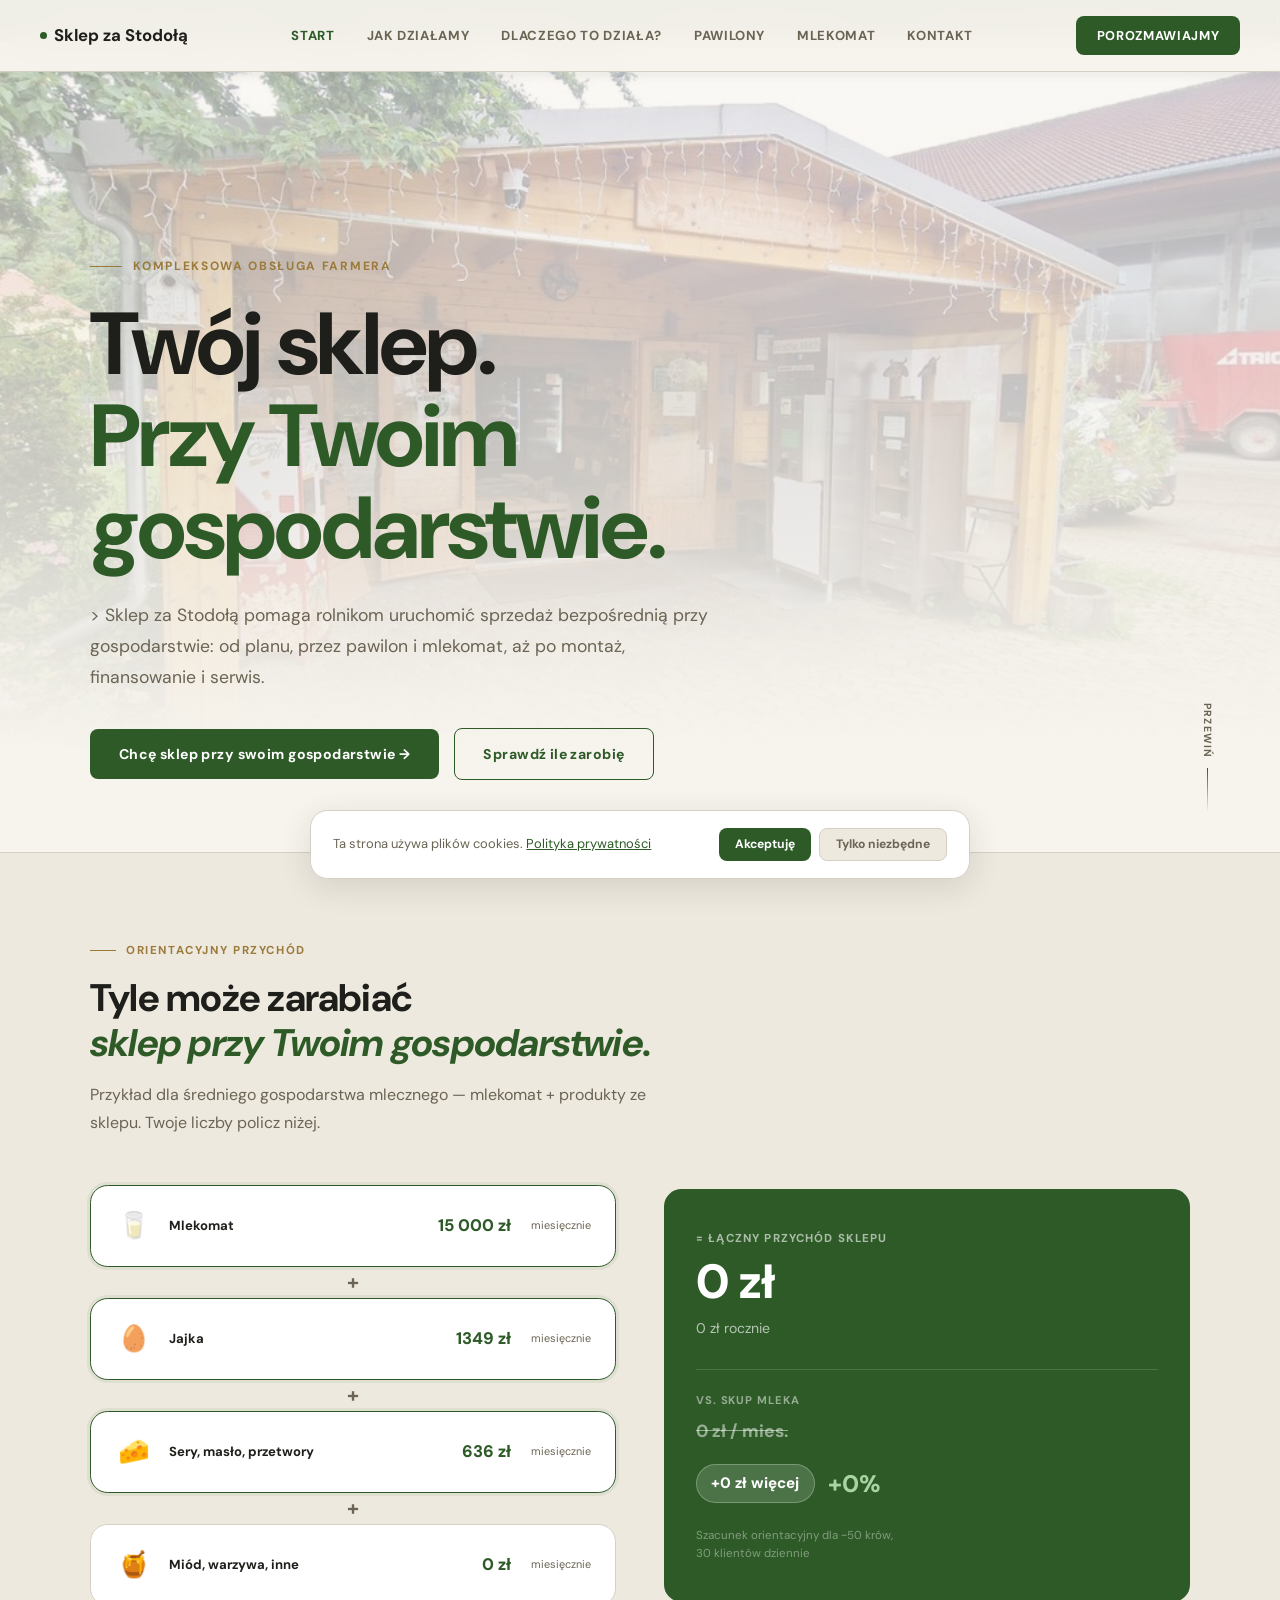
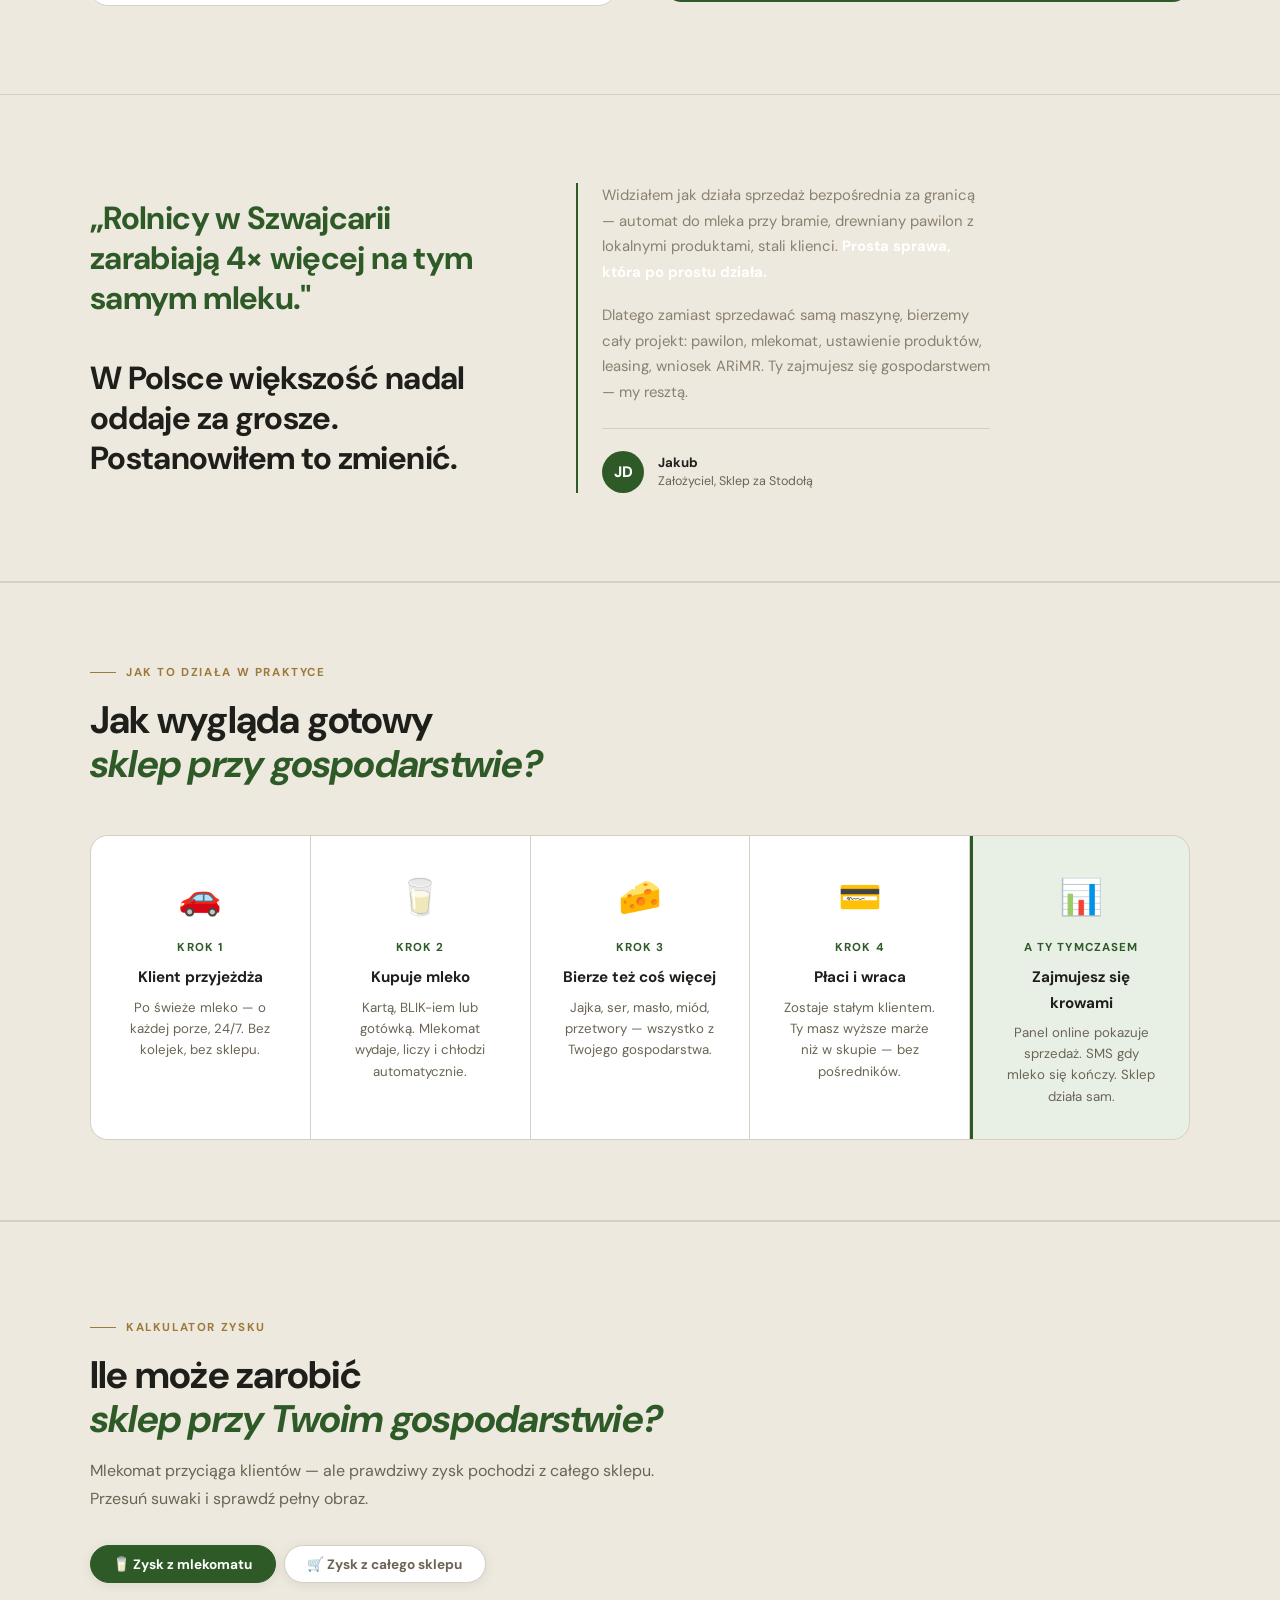
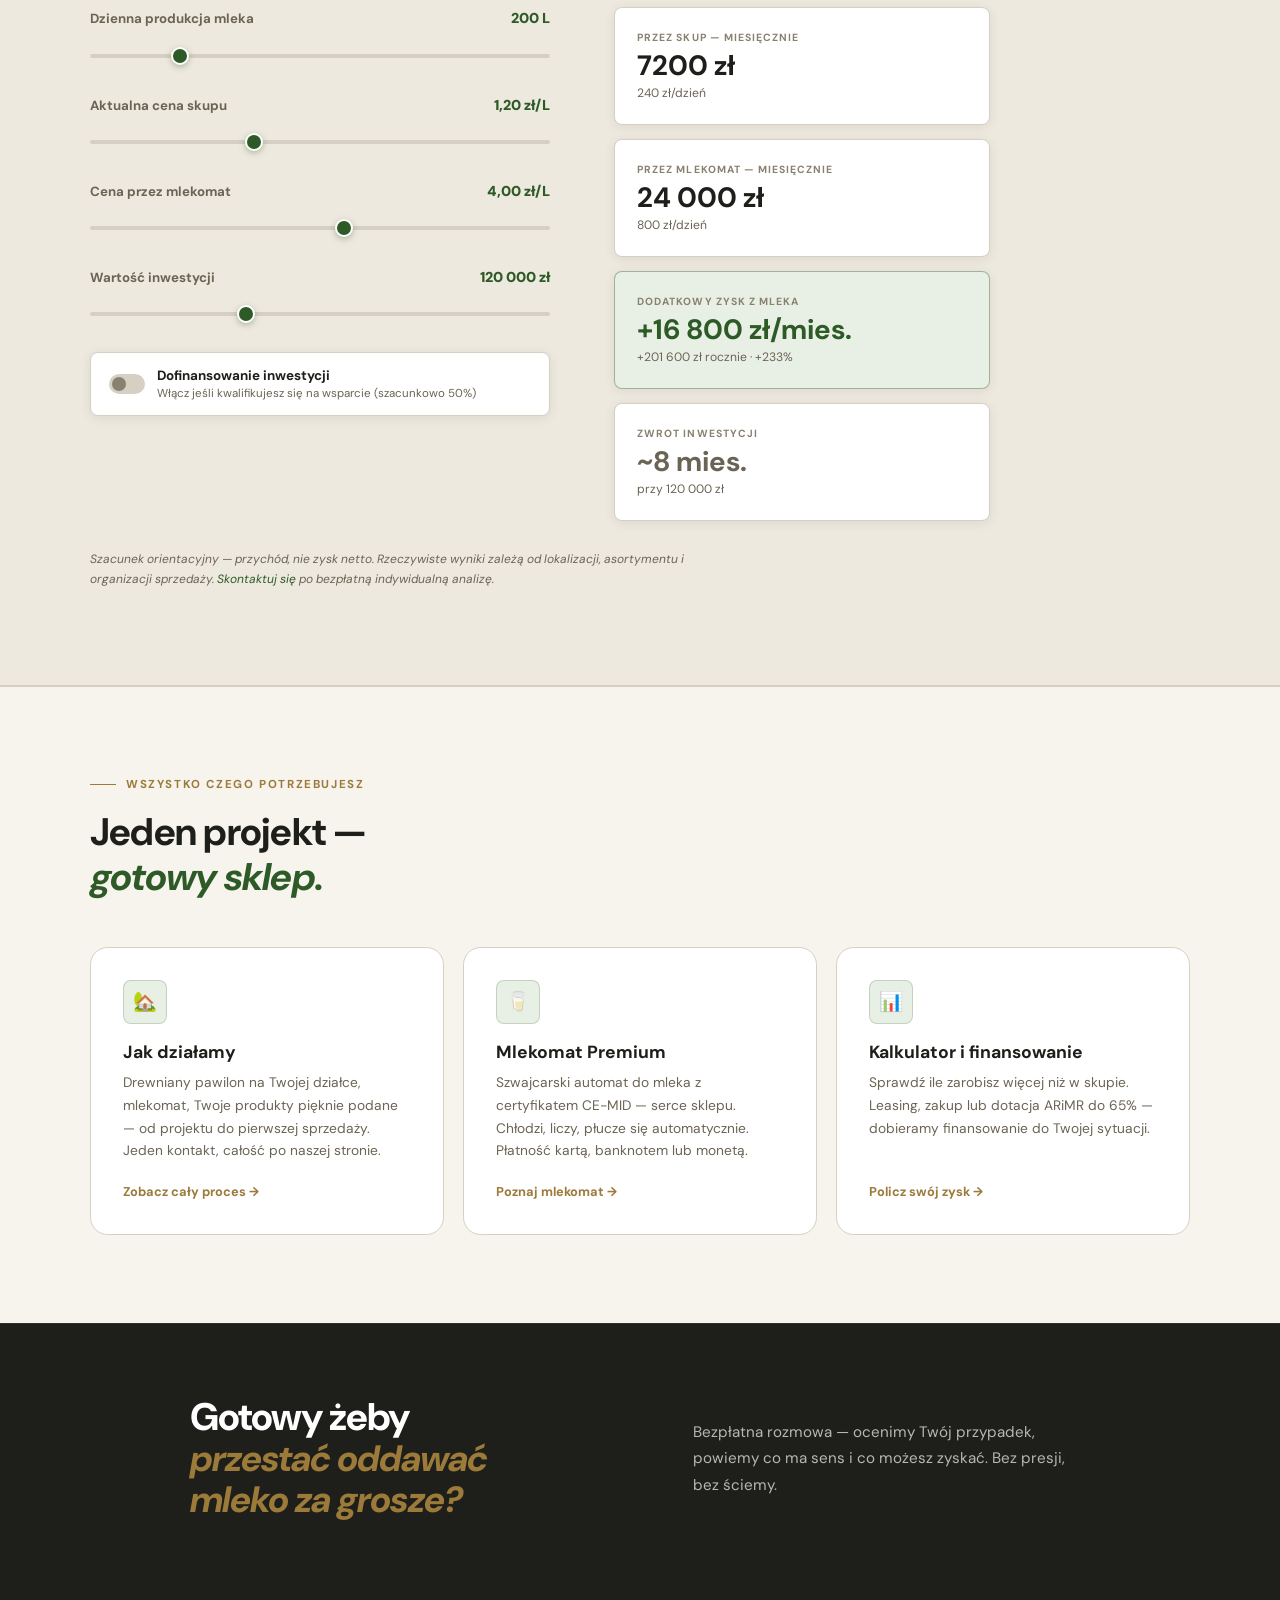
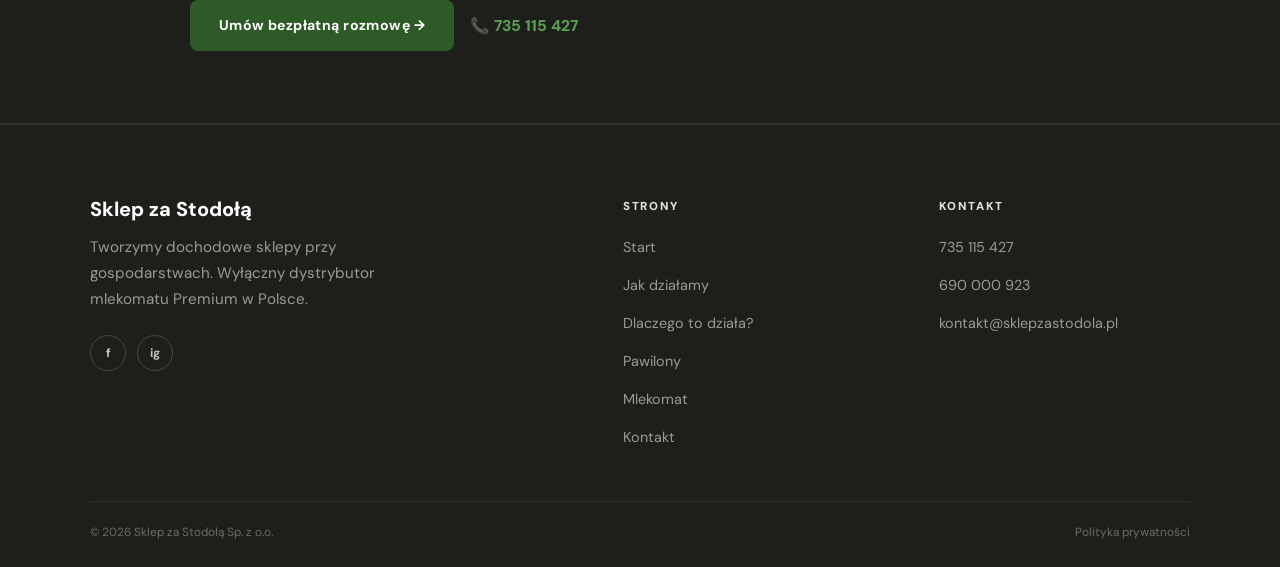
<file: index.html>
<!DOCTYPE html>
<html lang="pl">
<head>
<meta charset="UTF-8">
<meta name="viewport" content="width=device-width, initial-scale=1.0">
  <link rel="icon" type="image/x-icon" href="favicon.ico">
  <link rel="icon" type="image/png" sizes="192x192" href="favicon-192.png">
  <link rel="apple-touch-icon" href="apple-touch-icon.png">
  <link rel="icon" type="image/svg+xml" href="favicon.svg">

<title>Sklep za Stodołą — sklep przy gospodarstwie, mlekomat i sprzedaż bezpośrednia</title>
<meta name="description" content="Sklep za Stodołą pomaga rolnikom uruchomić sprzedaż bezpośrednią przy gospodarstwie: mlekomat, pawilon, wyposażenie, finansowanie, montaż i serwis. Kompleksowa obsługa klienta.">
<link rel="stylesheet" href="style.css">
<style>
/* HOME-ONLY */
.hero { min-height: 90vh; display: flex; flex-direction: column; justify-content: flex-end; padding: 0 5vw 8vh; position: relative; overflow: hidden; background: var(--bg); }
.hero-photo { position: absolute; inset: 0; z-index: 0; }
.hero-photo img { width: 100%; height: 100%; object-fit: cover; opacity: .45; }
.hero-photo::after { content: ''; position: absolute; inset: 0; background: linear-gradient(to top, rgba(247,244,238,1) 12%, rgba(247,244,238,.6) 45%, rgba(247,244,238,.15) 100%); }
.hero-content { position: relative; z-index: 1; }
.hero-eyebrow { font-size: .75rem; font-weight: 700; letter-spacing: .14em; text-transform: uppercase; color: var(--wheat); margin-bottom: 1.3rem; display: flex; align-items: center; gap: .7rem; }
.hero-eyebrow::before { content: ''; display: block; width: 2rem; height: 1px; background: var(--wheat); }
.hero-h1 { font-family: var(--sans); font-size: clamp(2.6rem, 7vw, 5.5rem); font-weight: 700; line-height: 1.05; letter-spacing: -.03em; max-width: 14ch; margin-bottom: 1.6rem; color: var(--ink); }
.hero-h1 em { font-style: normal; color: var(--forest); display: block; }
.hero-sub { font-size: clamp(.95rem, 1.4vw, 1.1rem); color: var(--muted); max-width: 52ch; line-height: 1.75; margin-bottom: 2.2rem; }
.hero-sub strong { color: var(--ink); font-weight: 700; }
.hero-actions { display: flex; flex-wrap: wrap; gap: .9rem; align-items: center; }
.hero-scroll { position: absolute; bottom: 2.5rem; right: 5vw; z-index: 1; writing-mode: vertical-rl; font-size: .65rem; font-weight: 700; letter-spacing: .12em; text-transform: uppercase; color: var(--muted); display: flex; align-items: center; gap: .55rem; }
.hero-scroll::after { content: ''; display: block; width: 1px; height: 2.8rem; background: linear-gradient(to bottom, var(--forest), transparent); animation: sc 2s ease-in-out infinite; }
@keyframes sc { 0%,100%{opacity:.4} 50%{opacity:1} }

/* STATEMENT */
.stmt { padding: 5.5rem 5vw; border-top: 1px solid var(--line); border-bottom: 1px solid var(--line); background: var(--bg2); }
.stmt-inner { max-width: 900px; display: grid; grid-template-columns: 1fr 1fr; gap: 4.5rem; align-items: center; }
.stmt-quote { font-family: var(--sans); font-size: clamp(1.3rem, 2.5vw, 2rem); font-weight: 700; line-height: 1.25; letter-spacing: -.02em; }
.stmt-quote .accent { color: var(--forest); }
.stmt-meta { border-left: 2px solid var(--forest); padding-left: 1.5rem; background: transparent; }
.stmt-meta p { font-size: .93rem; color: var(--dim); line-height: 1.72; margin-bottom: 1.1rem; }
.stmt-meta p strong { color: var(--paper); }
.founder { display: flex; align-items: center; gap: .85rem; margin-top: 1.4rem; padding-top: 1.4rem; border-top: 1px solid var(--line); }
.founder-av { width: 42px; height: 42px; border-radius: 50%; background: var(--forest); color: #fff; display: flex; align-items: center; justify-content: center; font-family: var(--sans); font-weight: 800; font-size: .95rem; flex-shrink: 0; }
.founder-info { font-size: .78rem; color: var(--muted); line-height: 1.4; }
.founder-info strong { display: block; color: var(--ink); font-size: .83rem; font-weight: 700; }

/* PHOTO STRIP */
.strip { padding: 0 5vw 4.5rem; }
.strip-grid { display: flex; flex-direction: column; gap: 1rem; }
.strip-row-top { display: grid; grid-template-columns: 1fr 1fr; gap: 1rem; }
.strip-row-top img { width: 100%; height: 300px; object-fit: cover; object-position: center; border-radius: var(--r-lg); display: block; }
.strip-row-bottom { display: grid; grid-template-columns: 1fr 1fr; gap: 1rem; }
.strip-row-bottom img { width: 100%; height: 300px; object-fit: cover; object-position: center top; border-radius: var(--r-lg); display: block; }

/* PREVIEW CARDS */
.preview { padding: 5.5rem 5vw; border-top: 1px solid var(--line); background: var(--bg); }
.preview-inner { max-width: 1100px; }
.preview-grid { display: grid; grid-template-columns: repeat(3, 1fr); gap: 1.2rem; margin-top: 3rem; }
.pcard { background: var(--paper); border: 1px solid var(--line); border-radius: var(--r-lg); padding: 2rem; transition: border-color .25s, transform .22s; display: flex; flex-direction: column; }
.pcard:hover { border-color: var(--forest); transform: translateY(-3px); }
.pcard-icon { width: 44px; height: 44px; border-radius: var(--r); background: var(--sage); border: 1px solid rgba(45,90,39,.2); display: flex; align-items: center; justify-content: center; font-size: 1.2rem; margin-bottom: 1.1rem; }
.pcard h3 { font-family: var(--sans); font-size: 1.1rem; font-weight: 700; margin-bottom: .5rem; line-height: 1.25; color: var(--ink); }
.pcard p { font-size: .86rem; color: var(--muted); line-height: 1.65; flex: 1; }
.pcard-link { display: inline-flex; align-items: center; gap: .35rem; margin-top: 1.2rem; font-size: .8rem; font-weight: 700; color: var(--wheat); transition: color .2s; }
.pcard-link:hover { color: var(--gold); }

/* SCENARIO ANIMATED SECTION */
.scenario-sec { padding: 5.5rem 5vw; border-top: 1px solid var(--line); background: var(--bg2); }
.scenario-grid { display: grid; grid-template-columns: 1fr 1fr; gap: 3rem; margin-top: 3rem; align-items: center; }
.scenario-ingredients { display: flex; flex-direction: column; gap: 0; }
.sc-item { background: var(--paper); border: 1px solid var(--line); border-radius: var(--r-lg); padding: 1.2rem 1.5rem; display: flex; align-items: center; gap: 1rem; transition: border-color .3s, box-shadow .3s; }
.sc-item.lit { border-color: var(--forest); box-shadow: 0 0 0 3px rgba(45,90,39,.08); }
.sc-icon { font-size: 1.6rem; flex-shrink: 0; width: 2.4rem; text-align: center; }
.sc-label { font-size: .82rem; font-weight: 700; color: var(--ink); flex: 1; line-height: 1.3; }
.sc-val { font-size: 1.05rem; font-weight: 800; color: var(--forest); font-family: var(--sans); min-width: 80px; text-align: right; transition: color .3s; }
.sc-sub { font-size: .68rem; color: var(--muted); min-width: 64px; text-align: right; }
.sc-plus { text-align: center; font-size: 1.3rem; font-weight: 700; color: var(--muted); padding: .3rem 0; line-height: 1; }
.scenario-result { background: var(--forest); border-radius: var(--r-lg); padding: 2.5rem 2rem; color: #fff; }
.sc-result-inner { display: flex; flex-direction: column; gap: .5rem; }
.sc-result-label { font-size: .72rem; font-weight: 700; letter-spacing: .1em; text-transform: uppercase; color: rgba(255,255,255,.6); }
.sc-result-val { font-size: clamp(2rem,4vw,3rem); font-weight: 800; color: #fff; font-family: var(--sans); line-height: 1.1; transition: all .4s; }
.sc-result-sub { font-size: .88rem; color: rgba(255,255,255,.65); margin-bottom: .5rem; }
.sc-divider { height: 1px; background: rgba(255,255,255,.15); margin: .8rem 0; }
.sc-vs-label { font-size: .7rem; font-weight: 700; letter-spacing: .08em; text-transform: uppercase; color: rgba(255,255,255,.5); }
.sc-vs-skup { font-size: 1.1rem; font-weight: 700; color: rgba(255,255,255,.5); text-decoration: line-through; margin-bottom: .6rem; }
.sc-result-diff { display: flex; align-items: center; gap: .8rem; flex-wrap: wrap; }
.sc-diff-badge { background: rgba(255,255,255,.15); border: 1px solid rgba(255,255,255,.25); border-radius: 2rem; padding: .35rem .9rem; font-size: .95rem; font-weight: 800; color: #fff; }
.sc-diff-pct { font-size: 1.5rem; font-weight: 800; color: #a8d4a4; }
.sc-disclaimer { font-size: .72rem; color: rgba(255,255,255,.4); margin-top: 1rem; line-height: 1.5; }
@keyframes countUp { from { opacity:.3; transform: translateY(6px); } to { opacity:1; transform: translateY(0); } }
.sc-val.counting { animation: countUp .35s ease-out; }
.sc-result-val.counting { animation: countUp .45s ease-out; }

/* CALC TABS (copied from jak-dzialamy) */
.calc-tab { padding: .6rem 1.4rem; border: 1.5px solid var(--line); border-radius: 2rem; font-family: var(--sans); font-size: .85rem; font-weight: 700; cursor: pointer; background: var(--paper); color: var(--muted); transition: all .2s; }
.calc-tab:hover { border-color: var(--forest); color: var(--forest); }
.calc-tab.active { background: var(--forest); border-color: var(--forest); color: #fff; }

@media(max-width:860px){
  .scenario-grid { grid-template-columns: 1fr; gap: 2rem; }
}
@media(max-width:600px){
  .sc-val { min-width: 60px; font-size: .9rem; }
}

.cta-band { padding: 5.5rem 5vw; border-top: 1px solid var(--line); }
.cta-band-inner { max-width: 680px; }
.cta-band h2 { font-family: var(--sans); font-size: clamp(2rem, 3.5vw, 3rem); font-weight: 800; line-height: 1.1; letter-spacing: -.02em; margin-bottom: 1rem; color: var(--ink); }
.cta-band h2 em { font-style: italic; color: var(--wheat); }
.cta-band p { font-size: 1rem; color: var(--muted); line-height: 1.72; margin-bottom: 2rem; max-width: 50ch; }
.cta-actions { display: flex; flex-wrap: wrap; gap: .9rem; align-items: center; }
.tel-link { font-size: 1.1rem; font-weight: 700; color: var(--forest); display: flex; align-items: center; gap: .4rem; transition: color .2s; }
.tel-link:hover { color: var(--moss); }

@media(max-width:860px){
  .stmt-inner { grid-template-columns: 1fr; gap: 2.5rem; }
  .strip-row-top img { height: 220px; }
  .strip-row-bottom img { height: 280px; }
  .preview-grid { grid-template-columns: 1fr; }
  .hero-scroll { display: none; }
}
@media(max-width:600px){
  .strip-row-top { grid-template-columns: 1fr; }
  .strip-row-top img { height: 220px; }
  .strip-row-bottom { grid-template-columns: 1fr; }
  .strip-row-bottom img { height: 260px; }
}
</style>
</head>
<body>

<div class="ticker">
  <div class="ticker-inner">
    <span>Kompleksowa obsługa farmera</span><span>Drewniany pawilon pod klucz</span><span>Mlekomat Premium CE-MID</span><span>Pomoc przy finansowaniu inwestycji</span><span>Leasing rolniczy</span><span>Instalacja i serwis — cała Polska</span><span>Kompleksowa obsługa farmera</span><span>Drewniany pawilon pod klucz</span><span>Mlekomat Premium CE-MID</span><span>Pomoc przy finansowaniu inwestycji</span><span>Leasing rolniczy</span><span>Instalacja i serwis — cała Polska</span>
  </div>
</div>

<nav class="nav" id="nav">
  <a href="index.html" class="nav-logo"><span class="nav-logo-dot"></span>Sklep za Stodołą</a>
  <ul class="nav-links">
    <li><a href="index.html" class="active">Start</a></li>
    <li><a href="jak-dzialamy.html">Jak działamy</a></li>
    <li><a href="dlaczego.html">Dlaczego to działa?</a></li>
    <li><a href="pawilony.html">Pawilony</a></li>
    <li><a href="mlekomat.html">Mlekomat</a></li>
    <li><a href="kontakt.html">Kontakt</a></li>
  </ul>
  <a href="kontakt.html" class="nav-cta">Porozmawiajmy</a>
  <button class="burger" id="burger" aria-label="Menu" aria-expanded="false">
    <span></span><span></span><span></span>
  </button>
</nav>

<nav class="mob-nav" id="mob-nav" aria-label="Menu mobilne">
  <button class="mob-close" id="mob-close" aria-label="Zamknij">✕</button>
  <a href="index.html">Start</a>
  <a href="jak-dzialamy.html">Jak działamy</a>
  <a href="dlaczego.html">Dlaczego to działa?</a>
  <a href="pawilony.html">Pawilony</a>
  <a href="mlekomat.html">Mlekomat</a>
  
  <a href="kontakt.html">Kontakt</a>
</nav>

<!-- HERO -->
<section class="hero">
<div class="wrap">
  <div class="hero-photo">
    <img src="pawilon-1.jpg" alt="Drewniany pawilon handlowy przy gospodarstwie">
  </div>
  <div class="hero-content">
    <p class="hero-eyebrow" data-r="fade">Kompleksowa obsługa farmera</p>
    <h1 class="hero-h1" data-r>
      Twój sklep.<br>
      <em>Przy Twoim gospodarstwie.</em>
    </h1>
    <p class="hero-sub" data-r data-d="1">>
      Sklep za Stodołą pomaga rolnikom uruchomić sprzedaż bezpośrednią przy gospodarstwie:
      od planu, przez pawilon i mlekomat, aż po montaż, finansowanie i serwis.
    </p>
    <div class="hero-actions" data-r data-d="2">
      <a href="kontakt.html" class="btn btn-green">Chcę sklep przy swoim gospodarstwie →</a>
      <a href="#kalkulator" class="btn btn-outline">Sprawdź ile zarobię</a>
    </div>
  </div>
  <div class="hero-scroll" aria-hidden="true">przewiń</div>
</section>

<!-- ANIMOWANA SEKCJA: LICZBY -->
<section class="scenario-sec">
<div class="wrap">
  <div data-r>
    <p class="sec-label">Orientacyjny przychód</p>
    <h2 class="sec-title">Tyle może zarabiać<br><em>sklep przy Twoim gospodarstwie.</em></h2>
    <p class="sec-body" style="max-width:55ch">Przykład dla średniego gospodarstwa mlecznego — mlekomat + produkty ze sklepu. Twoje liczby policz niżej.</p>
  </div>
  <div class="scenario-grid" data-r>
    <!-- SKŁADNIKI -->
    <div class="scenario-ingredients">
      <div class="sc-item" id="sc-mleko">
        <div class="sc-icon">🥛</div>
        <div class="sc-label">Mlekomat</div>
        <div class="sc-val" id="sc-mleko-val">0 zł</div>
        <div class="sc-sub">miesięcznie</div>
      </div>
      <div class="sc-plus">+</div>
      <div class="sc-item" id="sc-jajka">
        <div class="sc-icon">🥚</div>
        <div class="sc-label">Jajka</div>
        <div class="sc-val" id="sc-jajka-val">0 zł</div>
        <div class="sc-sub">miesięcznie</div>
      </div>
      <div class="sc-plus">+</div>
      <div class="sc-item" id="sc-sery">
        <div class="sc-icon">🧀</div>
        <div class="sc-label">Sery, masło, przetwory</div>
        <div class="sc-val" id="sc-sery-val">0 zł</div>
        <div class="sc-sub">miesięcznie</div>
      </div>
      <div class="sc-plus">+</div>
      <div class="sc-item" id="sc-inne">
        <div class="sc-icon">🍯</div>
        <div class="sc-label">Miód, warzywa, inne</div>
        <div class="sc-val" id="sc-inne-val">0 zł</div>
        <div class="sc-sub">miesięcznie</div>
      </div>
    </div>
    <!-- WYNIK -->
    <div class="scenario-result">
      <div class="sc-result-inner">
        <div class="sc-result-label">= Łączny przychód sklepu</div>
        <div class="sc-result-val" id="sc-total">0 zł</div>
        <div class="sc-result-sub" id="sc-total-year">0 zł rocznie</div>
        <div class="sc-divider"></div>
        <div class="sc-vs-label">vs. skup mleka</div>
        <div class="sc-vs-skup" id="sc-skup">0 zł / mies.</div>
        <div class="sc-result-diff">
          <span class="sc-diff-badge" id="sc-diff">+0 zł więcej</span>
          <span class="sc-diff-pct" id="sc-pct">+0%</span>
        </div>
        <p class="sc-disclaimer">Szacunek orientacyjny dla ~50 krów,<br>30 klientów dziennie</p>
      </div>
    </div>
  </div>
</div>
</section>

  
<!-- STATEMENT -->
<section class="stmt">
<div class="wrap">
  <div class="stmt-inner">
    <div class="stmt-quote" data-r="left">
      <span class="accent">„Rolnicy w Szwajcarii zarabiają 4× więcej na tym samym mleku."</span><br><br>
      W Polsce większość nadal oddaje za grosze. Postanowiłem to zmienić.
    </div>
    <div class="stmt-meta" data-r="right">
      <p>Widziałem jak działa sprzedaż bezpośrednia za granicą — automat do mleka przy bramie, drewniany pawilon z lokalnymi produktami, stali klienci. <strong>Prosta sprawa, która po prostu działa.</strong></p>
      <p>Dlatego zamiast sprzedawać samą maszynę, bierzemy cały projekt: pawilon, mlekomat, ustawienie produktów, leasing, wniosek ARiMR. Ty zajmujesz się gospodarstwem — my resztą.</p>
      <div class="founder">
        <div class="founder-av">JD</div>
        <div class="founder-info">
          <strong>Jakub</strong>
          Założyciel, Sklep za Stodołą
        </div>
      </div>
    </div>
</section>

<!-- <!-- PHOTO STRIP -->
<!-- <div class="strip">
  <div class="strip-grid" data-r>
    <div class="strip-row-top">
      <img src="npawilony2.jpg" alt="Pawilon pod mlekomat przy gospodarstwie">
      <img src="npawilon3.jpg" alt="Pawilon sklepu gospodarczego">
    </div>
    <div class="strip-row-bottom">
      <img src="automat2.jpg" alt="Mlekomat Brunimat Premium — front">
      <img src="automat3.jpg" alt="Mlekomat Brunimat Premium — wnętrze">
    </div>
  </div>
</div> -->

<!-- JAK WYGLĄDA GOTOWY SKLEP -->
<section style="background:var(--bg2);border-top:1px solid var(--line);border-bottom:1px solid var(--line)">
<div class="wrap" style="padding:5rem 0">
  <div data-r style="max-width:700px">
    <p class="sec-label">Jak to działa w praktyce</p>
    <h2 class="sec-title">Jak wygląda gotowy<br><em>sklep przy gospodarstwie?</em></h2>
  </div>
  <div style="display:grid;grid-template-columns:repeat(auto-fit,minmax(200px,1fr));gap:1px;background:var(--line);border:1px solid var(--line);border-radius:var(--r-lg);overflow:hidden;margin-top:3rem">
    <div style="background:var(--paper);padding:2rem;text-align:center" data-r data-d="1">
      <div style="font-size:2.2rem;margin-bottom:.8rem">🚗</div>
      <p style="font-size:.72rem;font-weight:700;letter-spacing:.1em;text-transform:uppercase;color:var(--forest);margin-bottom:.5rem">Krok 1</p>
      <p style="font-size:.95rem;font-weight:700;color:var(--ink);margin-bottom:.4rem">Klient przyjeżdża</p>
      <p style="font-size:.83rem;color:var(--muted);line-height:1.6">Po świeże mleko — o każdej porze, 24/7. Bez kolejek, bez sklepu.</p>
    </div>
    <div style="background:var(--paper);padding:2rem;text-align:center" data-r data-d="2">
      <div style="font-size:2.2rem;margin-bottom:.8rem">🥛</div>
      <p style="font-size:.72rem;font-weight:700;letter-spacing:.1em;text-transform:uppercase;color:var(--forest);margin-bottom:.5rem">Krok 2</p>
      <p style="font-size:.95rem;font-weight:700;color:var(--ink);margin-bottom:.4rem">Kupuje mleko</p>
      <p style="font-size:.83rem;color:var(--muted);line-height:1.6">Kartą, BLIK-iem lub gotówką. Mlekomat wydaje, liczy i chłodzi automatycznie.</p>
    </div>
    <div style="background:var(--paper);padding:2rem;text-align:center" data-r data-d="3">
      <div style="font-size:2.2rem;margin-bottom:.8rem">🧀</div>
      <p style="font-size:.72rem;font-weight:700;letter-spacing:.1em;text-transform:uppercase;color:var(--forest);margin-bottom:.5rem">Krok 3</p>
      <p style="font-size:.95rem;font-weight:700;color:var(--ink);margin-bottom:.4rem">Bierze też coś więcej</p>
      <p style="font-size:.83rem;color:var(--muted);line-height:1.6">Jajka, ser, masło, miód, przetwory — wszystko z Twojego gospodarstwa.</p>
    </div>
    <div style="background:var(--paper);padding:2rem;text-align:center" data-r data-d="4">
      <div style="font-size:2.2rem;margin-bottom:.8rem">💳</div>
      <p style="font-size:.72rem;font-weight:700;letter-spacing:.1em;text-transform:uppercase;color:var(--forest);margin-bottom:.5rem">Krok 4</p>
      <p style="font-size:.95rem;font-weight:700;color:var(--ink);margin-bottom:.4rem">Płaci i wraca</p>
      <p style="font-size:.83rem;color:var(--muted);line-height:1.6">Zostaje stałym klientem. Ty masz wyższe marże niż w skupie — bez pośredników.</p>
    </div>
    <div style="background:var(--sage);border-left:3px solid var(--forest);padding:2rem;text-align:center" data-r data-d="5">
      <div style="font-size:2.2rem;margin-bottom:.8rem">📊</div>
      <p style="font-size:.72rem;font-weight:700;letter-spacing:.1em;text-transform:uppercase;color:var(--forest);margin-bottom:.5rem">A Ty tymczasem</p>
      <p style="font-size:.95rem;font-weight:700;color:var(--ink);margin-bottom:.4rem">Zajmujesz się krowami</p>
      <p style="font-size:.83rem;color:var(--muted);line-height:1.6">Panel online pokazuje sprzedaż. SMS gdy mleko się kończy. Sklep działa sam.</p>
    </div>
  </div>
</div>
</section>
<!-- KALKULATOR ROI -->
<section class="sec sec-alt" id="kalkulator">
<div class="wrap">
  <div data-r>
    <p class="sec-label">Kalkulator zysku</p>
    <h2 class="sec-title">Ile może zarobić<br><em>sklep przy Twoim gospodarstwie?</em></h2>
    <p class="sec-body">Mlekomat przyciąga klientów — ale prawdziwy zysk pochodzi z całego sklepu. Przesuń suwaki i sprawdź pełny obraz.</p>
  </div>

  <!-- ZAKŁADKI -->
  <div style="display:flex;gap:.5rem;margin-top:2rem;margin-bottom:1.5rem;flex-wrap:wrap">
    <button class="calc-tab active" id="tab-mleko" onclick="switchTab('mleko')" type="button">🥛 Zysk z mlekomatu</button>
    <button class="calc-tab" id="tab-sklep" onclick="switchTab('sklep')" type="button">🛒 Zysk z całego sklepu</button>
  </div>

  <!-- PANEL: MLEKOMAT -->
  <div id="panel-mleko">
  <div class="roi-grid" style="margin-top:0">
    <div class="slider-wrap" data-r data-d="1">
      <div class="sl-group">
        <label for="s1">Dzienna produkcja mleka<span class="v" id="v1">200 L</span></label>
        <input type="range" id="s1" min="20" max="1000" step="10" value="200" aria-label="Dzienna produkcja mleka">
      </div>
      <div class="sl-group">
        <label for="s2">Aktualna cena skupu<span class="v" id="v2">1,20 zł/L</span></label>
        <input type="range" id="s2" min="0.50" max="2.50" step="0.05" value="1.20" aria-label="Cena skupu">
      </div>
      <div class="sl-group">
        <label for="s3">Cena przez mlekomat<span class="v" id="v3">4,00 zł/L</span></label>
        <input type="range" id="s3" min="1.50" max="6.00" step="0.10" value="4.00" aria-label="Cena mlekomat">
      </div>
      <div class="sl-group">
        <label for="s4">Wartość inwestycji<span class="v" id="v4">120 000 zł</span></label>
        <input type="range" id="s4" min="30000" max="300000" step="5000" value="120000" aria-label="Wartość inwestycji">
      </div>
      <button class="toggle-row" id="tog" type="button" aria-pressed="false">
        <span class="tog"></span>
        <div>
          <div class="tog-lbl">Dofinansowanie inwestycji</div>
          <div class="tog-sub">Włącz jeśli kwalifikujesz się na wsparcie (szacunkowo 50%)</div>
        </div>
      </button>
    </div>
    <div class="roi-results" data-r data-d="2" aria-live="polite">
      <div class="roi-card">
        <p class="roi-card-lbl">Przez skup — miesięcznie</p>
        <p class="roi-card-val neu" id="r1">7 200 zł</p>
        <p class="roi-card-sub" id="r1s">240 zł/dzień</p>
      </div>
      <div class="roi-card">
        <p class="roi-card-lbl">Przez mlekomat — miesięcznie</p>
        <p class="roi-card-val neu" id="r2">15 000 zł</p>
        <p class="roi-card-sub" id="r2s">500 zł/dzień</p>
      </div>
      <div class="roi-card hi">
        <p class="roi-card-lbl">Dodatkowy zysk z mleka</p>
        <p class="roi-card-val pos" id="r3">+7 800 zł/mies.</p>
        <p class="roi-card-sub" id="r3s">+93 600 zł rocznie · +108%</p>
      </div>
      <div class="roi-card">
        <p class="roi-card-lbl" id="r4l">Zwrot inwestycji</p>
        <p class="roi-card-val dim" id="r4">~15 mies.</p>
        <p class="roi-card-sub" id="r4s">przy 120 000 zł</p>
      </div>
    </div>
  </div>
  </div>

  <!-- PANEL: CAŁY SKLEP -->
  <div id="panel-sklep" style="display:none">
  <div class="roi-grid" style="margin-top:0">
    <div class="slider-wrap">
      <div class="sl-group">
        <label for="s5">Klientów dziennie<span class="v" id="v5">30</span></label>
        <input type="range" id="s5" min="5" max="120" step="5" value="30" aria-label="Klientów dziennie">
      </div>
      <div class="sl-group">
        <label for="s6">Średni zakup mleka<span class="v" id="v6">8,00 zł</span></label>
        <input type="range" id="s6" min="2" max="30" step="1" value="8" aria-label="Średni zakup mleka">
      </div>
      <div class="sl-group">
        <label for="s7">Dodatkowy koszyk (jajka, sery, itd.)<span class="v" id="v7">15 zł</span></label>
        <input type="range" id="s7" min="0" max="60" step="5" value="15" aria-label="Dodatkowy koszyk">
      </div>
      <div class="sl-group">
        <label for="s8">% klientów kupujących coś więcej<span class="v" id="v8">40%</span></label>
        <input type="range" id="s8" min="0" max="100" step="10" value="40" aria-label="Procent klientów z koszykiem">
      </div>
      <div style="padding:.9rem 1.1rem;background:var(--sage);border:1px solid rgba(45,90,39,.2);border-radius:var(--r);font-size:.8rem;color:var(--muted);line-height:1.6">
        💡 <strong style="color:var(--ink)">Jak to działa?</strong><br>Klient przychodzi po mleko i przy okazji bierze jajka, ser czy masło. Mlekomat jest magnesem — sklep robi zysk.
      </div>
    </div>
    <div class="roi-results" aria-live="polite">
      <div class="roi-card">
        <p class="roi-card-lbl">Przychód z mleka — miesięcznie</p>
        <p class="roi-card-val neu" id="rs1">7 200 zł</p>
        <p class="roi-card-sub" id="rs1s">240 zł/dzień</p>
      </div>
      <div class="roi-card">
        <p class="roi-card-lbl">Przychód z koszyka — miesięcznie</p>
        <p class="roi-card-val neu" id="rs2">2 700 zł</p>
        <p class="roi-card-sub" id="rs2s">90 zł/dzień</p>
      </div>
      <div class="roi-card hi">
        <p class="roi-card-lbl">Łączny przychód sklepu</p>
        <p class="roi-card-val pos" id="rs3">9 900 zł/mies.</p>
        <p class="roi-card-sub" id="rs3s">118 800 zł rocznie</p>
      </div>
      <div class="roi-card" style="border-color:rgba(155,122,58,.35);background:var(--wheat-bg)">
        <p class="roi-card-lbl">Koszyk dodaje rocznie</p>
        <p class="roi-card-val" id="rs4" style="color:var(--wheat)">+32 400 zł</p>
        <p class="roi-card-sub" id="rs4s">przy 40% klientów kupujących więcej</p>
      </div>
    </div>
  </div>
  </div>

  <p style="font-size:.75rem;color:var(--muted);margin-top:1.8rem;font-style:italic;max-width:600px" data-r>
    Szacunek orientacyjny — przychód, nie zysk netto. Rzeczywiste wyniki zależą od lokalizacji, asortymentu i organizacji sprzedaży.
    <a href="kontakt.html" style="color:var(--forest)">Skontaktuj się</a> po bezpłatną indywidualną analizę.
  </p>
</div>
</section>

<!-- PREVIEW SECTIONS -->
<section class="preview">
<div class="wrap">
  <div class="preview-inner">
    <div data-r>
      <p class="sec-label">Wszystko czego potrzebujesz</p>
      <h2 class="sec-title">Jeden projekt —<br><em>gotowy sklep.</em></h2>
    </div>
    <div class="preview-grid">
      <div class="pcard" data-r data-d="1">
        <div class="pcard-icon">🏡</div>
        <h3>Jak działamy</h3>
        <p>Drewniany pawilon na Twojej działce, mlekomat, Twoje produkty pięknie podane — od projektu do pierwszej sprzedaży. Jeden kontakt, całość po naszej stronie.</p>
        <a href="jak-dzialamy.html" class="pcard-link">Zobacz cały proces →</a>
      </div>
      <div class="pcard" data-r data-d="2">
        <div class="pcard-icon">🥛</div>
        <h3>Mlekomat Premium</h3>
        <p>Szwajcarski automat do mleka z certyfikatem CE-MID — serce sklepu. Chłodzi, liczy, płucze się automatycznie. Płatność kartą, banknotem lub monetą.</p>
        <a href="mlekomat.html" class="pcard-link">Poznaj mlekomat →</a>
      </div>
      <div class="pcard" data-r data-d="3">
        <div class="pcard-icon">📊</div>
        <h3>Kalkulator i finansowanie</h3>
        <p>Sprawdź ile zarobisz więcej niż w skupie. Leasing, zakup lub dotacja ARiMR do 65% — dobieramy finansowanie do Twojej sytuacji.</p>
        <a href="#kalkulator" class="pcard-link">Policz swój zysk →</a>
      </div>
    </div>
</section>

<!-- CTA BAND -->
<section class="cta-band">
<div class="wrap">
  <div class="cta-band-inner" data-r>
    <h2>Gotowy żeby<br><em>przestać oddawać mleko za grosze?</em></h2>
    <p>Bezpłatna rozmowa — ocenimy Twój przypadek, powiemy co ma sens i co możesz zyskać. Bez presji, bez ściemy.</p>
    <div class="cta-actions">
      <a href="kontakt.html" class="btn btn-green">Umów bezpłatną rozmowę →</a>
      <a href="tel:735115427" class="tel-link">📞 735 115 427</a>
    </div>
</section>

<!-- FOOTER -->
<footer class="footer">
  <div class="footer-inner">
    <div>
      <p class="footer-brand">Sklep za Stodołą</p>
      <p class="footer-sub">Tworzymy dochodowe sklepy przy gospodarstwach. Wyłączny dystrybutor mlekomatu Premium w Polsce.</p>
      <div class="footer-soc">
        <a href="https://www.facebook.com/profile.php?id=61590896125832" class="soc-btn" aria-label="Facebook" target="_blank" rel="noopener">f</a>
        <a href="https://www.instagram.com/sklepzastodola/" class="soc-btn" aria-label="Instagram" target="_blank" rel="noopener">ig</a>
      </div>
    </div>
    <div class="footer-col">
      <h4>Strony</h4>
<ul>
  <li><a href="index.html">Start</a></li>
  <li><a href="jak-dzialamy.html">Jak działamy</a></li>
  <li><a href="dlaczego.html">Dlaczego to działa?</a></li>
  <li><a href="pawilony.html">Pawilony</a></li>
  <li><a href="mlekomat.html">Mlekomat</a></li>
  <li><a href="kontakt.html">Kontakt</a></li>
</ul>
    </div>
    <div class="footer-col">
      <h4>Kontakt</h4>
      <ul>
        <li><a href="tel:735115427">735 115 427</a></li>
        <li><a href="tel:690000923">690 000 923</a></li>
        <li><a href="mailto:kontakt@sklepzastodola.pl">kontakt@sklepzastodola.pl</a></li>
      </ul>
    </div>
  </div>
  <div class="footer-bottom">
    <p class="footer-copy">© 2026 Sklep za Stodołą Sp. z o.o.</p>
    <div class="footer-links"><a href="polityka.html">Polityka prywatności</a></div>
  </div>
</footer>

<div class="cookie" id="cookie">
  <p>Ta strona używa plików cookies. <a href="polityka.html">Polityka prywatności</a></p>
  <div class="cookie-btns">
    <button class="ck-yes" onclick="setCk('yes')">Akceptuję</button>
    <button class="ck-no" onclick="setCk('no')">Tylko niezbędne</button>
  </div>
</div>

<script>
  // Jednorazowe czyszczenie starego klucza 'ck' z poprzedniej wersji
  if(localStorage.getItem('ck') && !localStorage.getItem('cookie_consent')){
    var v = localStorage.getItem('ck');
    localStorage.setItem('cookie_consent', v === 'yes' ? 'accept' : 'reject');
    localStorage.removeItem('ck');
  }
</script>
<script src="nav.js"></script>
<script>
/* ── KALKULATOR ROI ── */
function fmt(n){ return n.toLocaleString('pl-PL',{maximumFractionDigits:0})+' zł'; }

function switchTab(tab) {
  document.getElementById('panel-mleko').style.display = tab==='mleko'?'':'none';
  document.getElementById('panel-sklep').style.display = tab==='sklep'?'':'none';
  document.getElementById('tab-mleko').classList.toggle('active', tab==='mleko');
  document.getElementById('tab-sklep').classList.toggle('active', tab==='sklep');
  if(tab==='sklep') calcSklep();
  if(tab==='mleko') calc();
}

var _arimr = false;
function calc(){
  var s1=document.getElementById('s1'); if(!s1) return;
  var prod=+s1.value, skup=+document.getElementById('s2').value,
      ml=+document.getElementById('s3').value, inv=+document.getElementById('s4').value;
  var sm=prod*30*skup, mm=prod*30*ml, zysk=mm-sm, zyskR=zysk*12;
  var w=sm>0?Math.round((mm/sm-1)*100):0;
  var effInv=_arimr?inv*0.5:inv;
  var zwrot=zysk>0?Math.ceil(effInv/zysk):999;
  document.getElementById('v1').textContent=prod+' L';
  document.getElementById('v2').textContent=skup.toFixed(2).replace('.',',')+' zł/L';
  document.getElementById('v3').textContent=ml.toFixed(2).replace('.',',')+' zł/L';
  document.getElementById('v4').textContent=inv.toLocaleString('pl-PL')+' zł';
  document.getElementById('r1').textContent=fmt(sm);
  document.getElementById('r1s').textContent=fmt(Math.round(sm/30))+'/dzień';
  document.getElementById('r2').textContent=fmt(mm);
  document.getElementById('r2s').textContent=fmt(Math.round(mm/30))+'/dzień';
  document.getElementById('r3').textContent=(zysk>=0?'+':'')+fmt(zysk)+'/mies.';
  document.getElementById('r3s').textContent=(zyskR>=0?'+':'')+fmt(zyskR)+' rocznie · +'+w+'%';
  document.getElementById('r4').textContent=zwrot<200?'~'+zwrot+' mies.':'powyżej 16 lat';
  document.getElementById('r4s').textContent='przy '+effInv.toLocaleString('pl-PL')+' zł'+(_arimr?' (po dofinansowaniu)':'');
  document.getElementById('r4l').textContent=_arimr?'Zwrot z dofinansowaniem':'Zwrot inwestycji';
}

function calcSklep(){
  var s5=document.getElementById('s5'); if(!s5) return;
  var klienci=+s5.value, mleko=+document.getElementById('s6').value,
      koszyk=+document.getElementById('s7').value, pct=+document.getElementById('s8').value/100;
  var mlekoDzien=klienci*mleko, koszykDzien=klienci*pct*koszyk;
  var mlekMies=mlekoDzien*30, koszykMies=koszykDzien*30, razem=mlekMies+koszykMies;
  document.getElementById('v5').textContent=klienci;
  document.getElementById('v6').textContent=mleko.toFixed(0)+' zł';
  document.getElementById('v7').textContent=koszyk.toFixed(0)+' zł';
  document.getElementById('v8').textContent=Math.round(pct*100)+'%';
  document.getElementById('rs1').textContent=fmt(mlekMies);
  document.getElementById('rs1s').textContent=fmt(Math.round(mlekoDzien))+'/dzień';
  document.getElementById('rs2').textContent=fmt(koszykMies);
  document.getElementById('rs2s').textContent=fmt(Math.round(koszykDzien))+'/dzień';
  document.getElementById('rs3').textContent=fmt(razem)+'/mies.';
  document.getElementById('rs3s').textContent=fmt(razem*12)+' rocznie';
  document.getElementById('rs4').textContent='+'+fmt(koszykMies*12);
  document.getElementById('rs4s').textContent='przy '+Math.round(pct*100)+'% klientów kupujących więcej';
}

/* ── ANIMOWANA SEKCJA ── */
var _scPlayed = false;

function animCount(el, to, dur, prefix, suffix){
  if(!el) return;
  el.classList.remove('counting'); void el.offsetWidth; el.classList.add('counting');
  var start=null;
  function step(ts){
    if(!start) start=ts;
    var p=Math.min((ts-start)/dur,1), e=1-Math.pow(1-p,3);
    el.textContent=(prefix||'')+(Math.round(to*e)).toLocaleString('pl-PL')+(suffix||'');
    if(p<1) requestAnimationFrame(step);
    else el.classList.remove('counting');
  }
  requestAnimationFrame(step);
}

function playScenario(){
  var vals=[
    {id:'sc-mleko', v:15000},
    {id:'sc-jajka', v:1350},
    {id:'sc-sery',  v:1080},
    {id:'sc-inne',  v:540}
  ];
  vals.forEach(function(item,i){
    setTimeout(function(){
      var el=document.getElementById(item.id);
      if(el) el.classList.add('lit');
      animCount(document.getElementById(item.id+'-val'), item.v, 650, '', ' zł');
    }, i*420);
  });
  var total=vals.reduce(function(a,b){return a+b.v;},0);
  var skup=7200, diff=total-skup, pct=Math.round(diff/skup*100);
  setTimeout(function(){
    animCount(document.getElementById('sc-total'), total, 900, '', ' zł');
    var yrEl=document.getElementById('sc-total-year');
    if(yrEl) yrEl.textContent=(total*12).toLocaleString('pl-PL')+' zł rocznie';
    animCount(document.getElementById('sc-skup'), skup, 600, '', ' zł / mies.');
  }, vals.length*420+100);
  setTimeout(function(){
    var diffEl=document.getElementById('sc-diff');
    if(diffEl){ diffEl.textContent='+'+diff.toLocaleString('pl-PL')+' zł więcej'; }
    var pctEl=document.getElementById('sc-pct');
    if(pctEl){ pctEl.textContent='+'+pct+'%'; }
  }, vals.length*420+800);
}

/* ── INIT ── */
document.addEventListener('DOMContentLoaded', function(){
  var tog=document.getElementById('tog');
  if(tog) tog.addEventListener('click',function(){
    _arimr=!_arimr; tog.classList.toggle('on',_arimr);
    tog.setAttribute('aria-pressed',_arimr); calc();
  });
  ['s1','s2','s3','s4'].forEach(function(id){
    var el=document.getElementById(id); if(el) el.addEventListener('input',calc);
  });
  ['s5','s6','s7','s8'].forEach(function(id){
    var el=document.getElementById(id); if(el) el.addEventListener('input',calcSklep);
  });
  calc(); calcSklep();

  var scSec=document.querySelector('.scenario-sec');
  if(scSec && window.IntersectionObserver){
    new IntersectionObserver(function(entries){
      if(entries[0].isIntersecting && !_scPlayed){
        _scPlayed=true; playScenario();
      }
    },{threshold:0.25}).observe(scSec);
  }
});
</script>
</body>
</html>
</file>
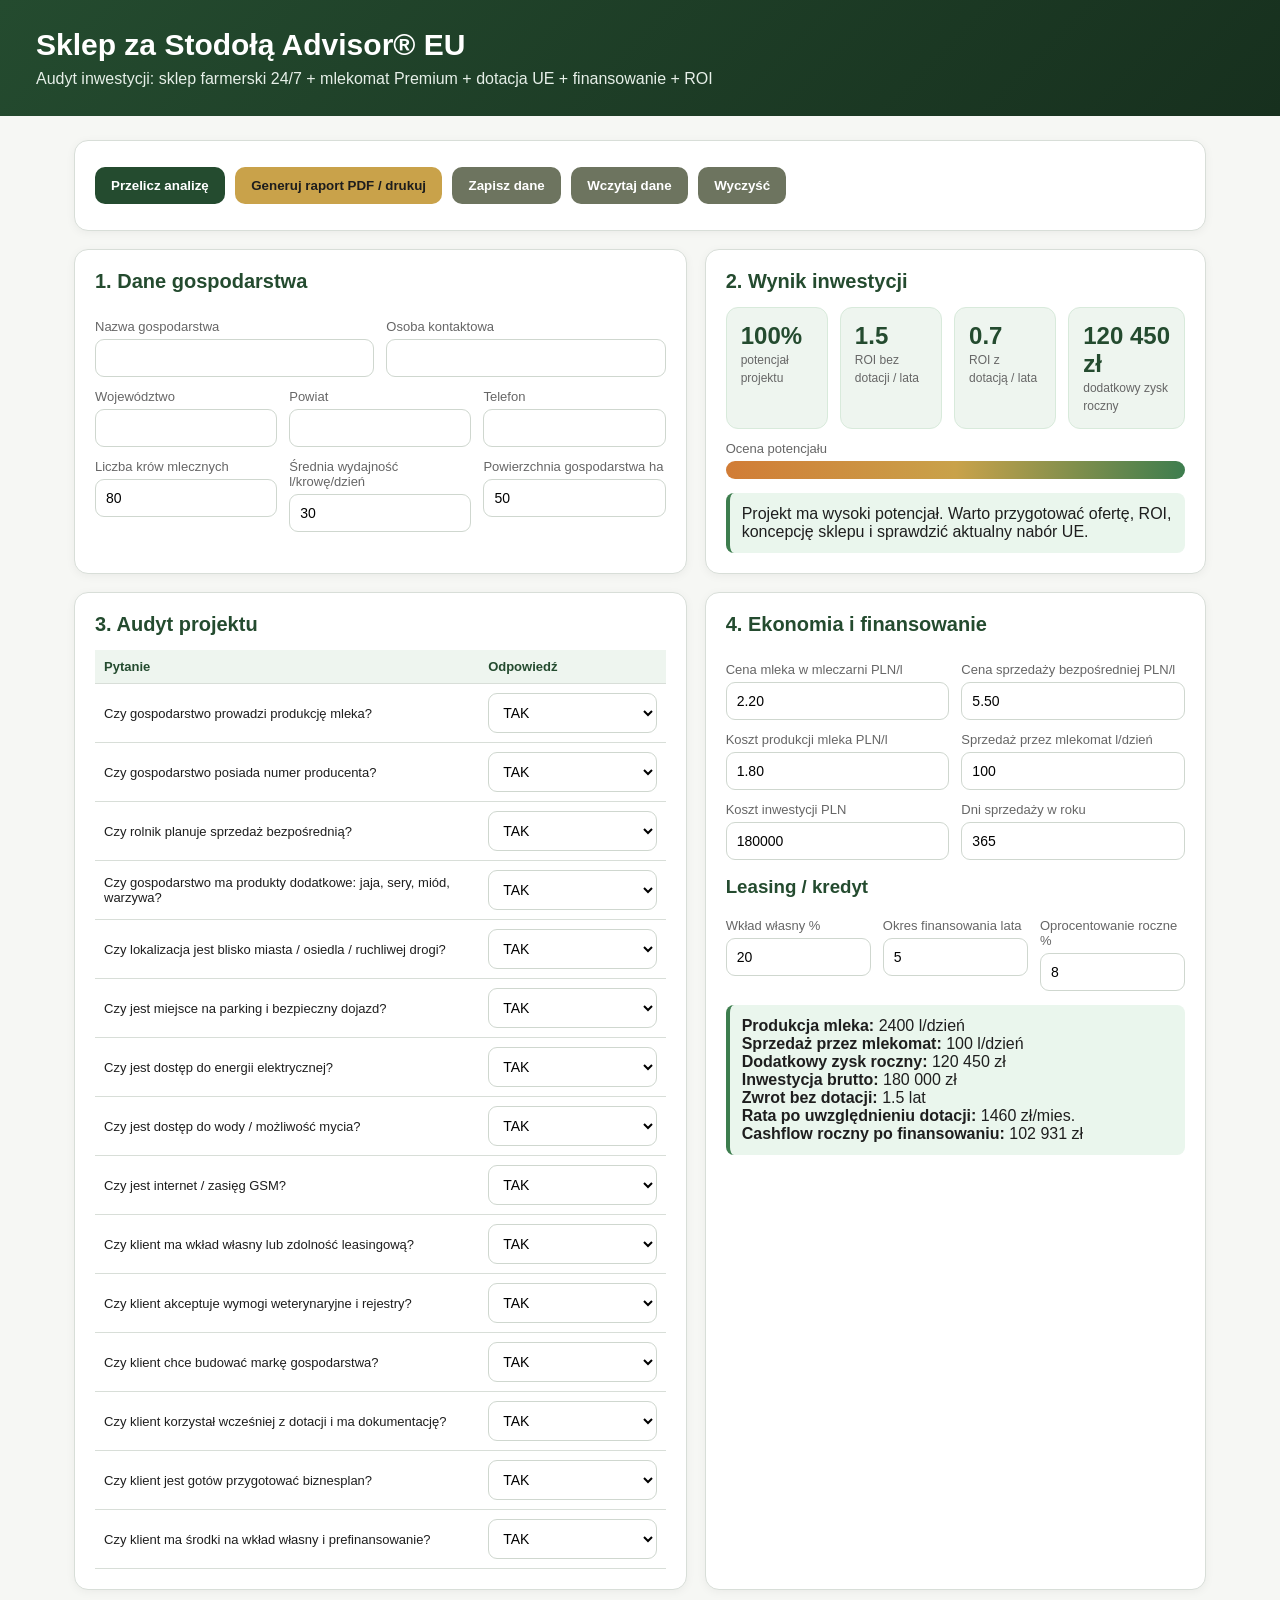
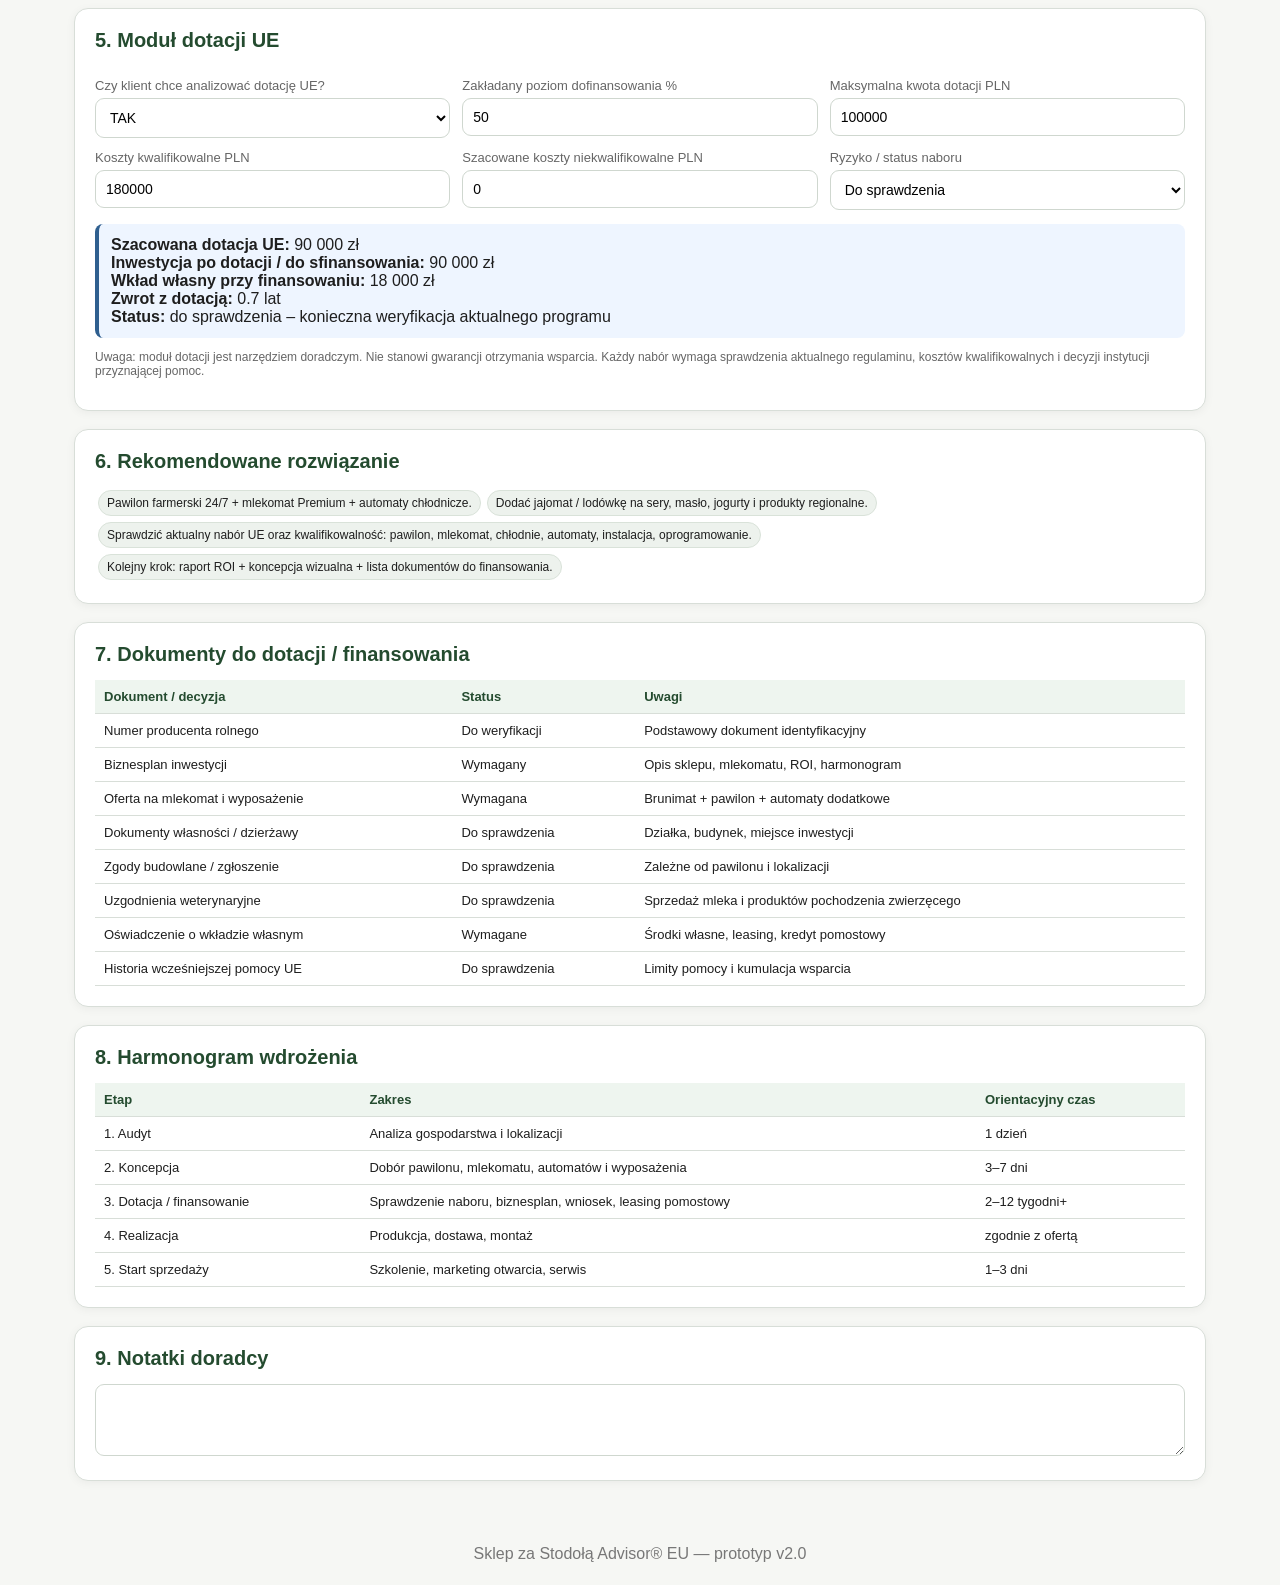
<file: advisor.html>
<!doctype html>
<html lang="pl">
<head>
  <meta charset="utf-8">
  <meta name="viewport" content="width=device-width, initial-scale=1">
  <title>Sklep za Stodołą Advisor® EU</title>
  <style>
    :root{--green:#244b2f;--light:#eef5ef;--accent:#c9a24a;--ink:#1e1e1e;--muted:#666;--line:#d8ded8;--blue:#2f5f8f}
    *{box-sizing:border-box} body{margin:0;font-family:Arial,Helvetica,sans-serif;color:var(--ink);background:#f6f7f4}
    header{background:linear-gradient(135deg,var(--green),#17301e);color:white;padding:28px 36px}
    header h1{margin:0;font-size:30px} header p{margin:8px 0 0;color:#e6efe8}
    .wrap{max-width:1180px;margin:auto;padding:24px}.grid{display:grid;grid-template-columns:1.1fr .9fr;gap:18px}
    .card{background:white;border:1px solid var(--line);border-radius:14px;padding:20px;box-shadow:0 2px 10px #0000000d;margin-bottom:18px}
    h2{margin:0 0 14px;color:var(--green);font-size:20px} h3{margin:16px 0 8px;color:var(--green)}
    label{display:block;font-size:13px;color:var(--muted);margin:12px 0 5px}
    input,select,textarea{width:100%;padding:10px;border:1px solid #cfd7cf;border-radius:9px;font-size:14px;background:white}
    textarea{min-height:72px}.row{display:grid;grid-template-columns:repeat(2,1fr);gap:12px}.row3{display:grid;grid-template-columns:repeat(3,1fr);gap:12px}
    .kpis{display:grid;grid-template-columns:repeat(4,1fr);gap:12px}.kpi{background:var(--light);border-radius:12px;padding:14px;border:1px solid #d8eadb}
    .kpi b{display:block;font-size:24px;color:var(--green)}.kpi span{font-size:12px;color:var(--muted)}
    .score{height:18px;background:#e7e7e7;border-radius:20px;overflow:hidden}.score div{height:100%;background:linear-gradient(90deg,#d17c36,#c9a24a,#3d7d4e);width:0%}
    button{background:var(--green);color:white;border:0;border-radius:10px;padding:11px 16px;cursor:pointer;font-weight:bold;margin:6px 6px 6px 0}
    button.secondary{background:#6d745f}button.gold{background:var(--accent);color:#1d1d1d}
    table{width:100%;border-collapse:collapse;font-size:13px}th,td{border-bottom:1px solid var(--line);padding:9px;text-align:left}th{background:var(--light);color:var(--green)}
    .tag{display:inline-block;background:#edf2ed;border:1px solid #d9e2d9;padding:5px 8px;border-radius:99px;margin:3px;font-size:12px}
    .warn{background:#fff4df;border-left:4px solid var(--accent);padding:12px;border-radius:8px}.ok{background:#eaf6ed;border-left:4px solid #3d7d4e;padding:12px;border-radius:8px}.bad{background:#fdecec;border-left:4px solid #b44;padding:12px;border-radius:8px}
    .eu{background:#eef5ff;border-left:4px solid var(--blue);padding:12px;border-radius:8px}
    footer{padding:22px 36px;color:#777;text-align:center}.printOnly{display:none}
    @media(max-width:900px){.grid,.row,.row3,.kpis{grid-template-columns:1fr}}
    @media print{body{background:white}header,.noPrint,button{display:none!important}.wrap{max-width:none;padding:0}.card{box-shadow:none;border:0;border-radius:0;page-break-inside:avoid}.printOnly{display:block}}
  </style>
</head>
<body>
<header>
  <h1>Sklep za Stodołą Advisor® EU</h1>
  <p>Audyt inwestycji: sklep farmerski 24/7 + mlekomat Premium + dotacja UE + finansowanie + ROI</p>
</header>

<div class="wrap">
  <div class="card noPrint">
    <button onclick="calculate()">Przelicz analizę</button>
    <button class="gold" onclick="window.print()">Generuj raport PDF / drukuj</button>
    <button class="secondary" onclick="saveData()">Zapisz dane</button>
    <button class="secondary" onclick="loadData()">Wczytaj dane</button>
    <button class="secondary" onclick="resetAll()">Wyczyść</button>
  </div>

  <div class="grid">
    <section class="card">
      <h2>1. Dane gospodarstwa</h2>
      <div class="row"><div><label>Nazwa gospodarstwa</label><input id="farm"></div><div><label>Osoba kontaktowa</label><input id="owner"></div></div>
      <div class="row3"><div><label>Województwo</label><input id="region"></div><div><label>Powiat</label><input id="county"></div><div><label>Telefon</label><input id="phone"></div></div>
      <div class="row3"><div><label>Liczba krów mlecznych</label><input type="number" id="cows" value="80"></div><div><label>Średnia wydajność l/krowę/dzień</label><input type="number" id="yield" value="30"></div><div><label>Powierzchnia gospodarstwa ha</label><input type="number" id="ha" value="50"></div></div>
    </section>

    <section class="card">
      <h2>2. Wynik inwestycji</h2>
      <div class="kpis">
        <div class="kpi"><b id="scoreTxt">0%</b><span>potencjał projektu</span></div>
        <div class="kpi"><b id="roiTxt">0</b><span>ROI bez dotacji / lata</span></div>
        <div class="kpi"><b id="roiEuTxt">0</b><span>ROI z dotacją / lata</span></div>
        <div class="kpi"><b id="profitYearTxt">0 zł</b><span>dodatkowy zysk roczny</span></div>
      </div>
      <label>Ocena potencjału</label><div class="score"><div id="scoreBar"></div></div>
      <div id="advice" style="margin-top:14px" class="warn">Uzupełnij dane i kliknij „Przelicz analizę”.</div>
    </section>
  </div>

  <div class="grid">
    <section class="card">
      <h2>3. Audyt projektu</h2>
      <table><thead><tr><th>Pytanie</th><th>Odpowiedź</th></tr></thead><tbody id="auditTable"></tbody></table>
    </section>

    <section class="card">
      <h2>4. Ekonomia i finansowanie</h2>
      <div class="row"><div><label>Cena mleka w mleczarni PLN/l</label><input type="number" step="0.01" id="priceDairy" value="2.20"></div><div><label>Cena sprzedaży bezpośredniej PLN/l</label><input type="number" step="0.01" id="priceDirect" value="5.50"></div></div>
      <div class="row"><div><label>Koszt produkcji mleka PLN/l</label><input type="number" step="0.01" id="costMilk" value="1.80"></div><div><label>Sprzedaż przez mlekomat l/dzień</label><input type="number" id="litersDirect" value="100"></div></div>
      <div class="row"><div><label>Koszt inwestycji PLN</label><input type="number" id="investment" value="180000"></div><div><label>Dni sprzedaży w roku</label><input type="number" id="days" value="365"></div></div>
      <h3>Leasing / kredyt</h3>
      <div class="row3"><div><label>Wkład własny %</label><input type="number" id="down" value="20"></div><div><label>Okres finansowania lata</label><input type="number" id="years" value="5"></div><div><label>Oprocentowanie roczne %</label><input type="number" step="0.1" id="rate" value="8"></div></div>
      <div id="financeResult" class="ok" style="margin-top:14px"></div>
    </section>
  </div>

  <section class="card">
    <h2>5. Moduł dotacji UE</h2>
    <div class="row3">
      <div><label>Czy klient chce analizować dotację UE?</label><select id="euEnable"><option value="1">TAK</option><option value="0">NIE</option></select></div>
      <div><label>Zakładany poziom dofinansowania %</label><input type="number" id="euPercent" value="50"></div>
      <div><label>Maksymalna kwota dotacji PLN</label><input type="number" id="euLimit" value="100000"></div>
    </div>
    <div class="row3">
      <div><label>Koszty kwalifikowalne PLN</label><input type="number" id="eligibleCost" value="180000"></div>
      <div><label>Szacowane koszty niekwalifikowalne PLN</label><input type="number" id="nonEligibleCost" value="0"></div>
      <div><label>Ryzyko / status naboru</label><select id="euRisk"><option value="medium">Do sprawdzenia</option><option value="high">Wysokie szanse</option><option value="low">Niskie szanse / brak naboru</option></select></div>
    </div>
    <div id="euResult" class="eu" style="margin-top:14px"></div>
    <p style="font-size:12px;color:#666">Uwaga: moduł dotacji jest narzędziem doradczym. Nie stanowi gwarancji otrzymania wsparcia. Każdy nabór wymaga sprawdzenia aktualnego regulaminu, kosztów kwalifikowalnych i decyzji instytucji przyznającej pomoc.</p>
  </section>

  <section class="card">
    <h2>6. Rekomendowane rozwiązanie</h2>
    <div id="solution"></div>
  </section>

  <section class="card">
    <h2>7. Dokumenty do dotacji / finansowania</h2>
    <table>
      <thead><tr><th>Dokument / decyzja</th><th>Status</th><th>Uwagi</th></tr></thead>
      <tbody>
        <tr><td>Numer producenta rolnego</td><td>Do weryfikacji</td><td>Podstawowy dokument identyfikacyjny</td></tr>
        <tr><td>Biznesplan inwestycji</td><td>Wymagany</td><td>Opis sklepu, mlekomatu, ROI, harmonogram</td></tr>
        <tr><td>Oferta na mlekomat i wyposażenie</td><td>Wymagana</td><td>Brunimat + pawilon + automaty dodatkowe</td></tr>
        <tr><td>Dokumenty własności / dzierżawy</td><td>Do sprawdzenia</td><td>Działka, budynek, miejsce inwestycji</td></tr>
        <tr><td>Zgody budowlane / zgłoszenie</td><td>Do sprawdzenia</td><td>Zależne od pawilonu i lokalizacji</td></tr>
        <tr><td>Uzgodnienia weterynaryjne</td><td>Do sprawdzenia</td><td>Sprzedaż mleka i produktów pochodzenia zwierzęcego</td></tr>
        <tr><td>Oświadczenie o wkładzie własnym</td><td>Wymagane</td><td>Środki własne, leasing, kredyt pomostowy</td></tr>
        <tr><td>Historia wcześniejszej pomocy UE</td><td>Do sprawdzenia</td><td>Limity pomocy i kumulacja wsparcia</td></tr>
      </tbody>
    </table>
  </section>

  <section class="card">
    <h2>8. Harmonogram wdrożenia</h2>
    <table>
      <thead><tr><th>Etap</th><th>Zakres</th><th>Orientacyjny czas</th></tr></thead>
      <tbody>
        <tr><td>1. Audyt</td><td>Analiza gospodarstwa i lokalizacji</td><td>1 dzień</td></tr>
        <tr><td>2. Koncepcja</td><td>Dobór pawilonu, mlekomatu, automatów i wyposażenia</td><td>3–7 dni</td></tr>
        <tr><td>3. Dotacja / finansowanie</td><td>Sprawdzenie naboru, biznesplan, wniosek, leasing pomostowy</td><td>2–12 tygodni+</td></tr>
        <tr><td>4. Realizacja</td><td>Produkcja, dostawa, montaż</td><td>zgodnie z ofertą</td></tr>
        <tr><td>5. Start sprzedaży</td><td>Szkolenie, marketing otwarcia, serwis</td><td>1–3 dni</td></tr>
      </tbody>
    </table>
  </section>

  <section class="card"><h2>9. Notatki doradcy</h2><textarea id="notes"></textarea></section>
</div>

<footer>Sklep za Stodołą Advisor® EU — prototyp v2.0</footer>

<script>
const auditQuestions = [
  ["milkProduction","Czy gospodarstwo prowadzi produkcję mleka?",15],
  ["producerNumber","Czy gospodarstwo posiada numer producenta?",10],
  ["directSales","Czy rolnik planuje sprzedaż bezpośrednią?",12],
  ["ownProducts","Czy gospodarstwo ma produkty dodatkowe: jaja, sery, miód, warzywa?",10],
  ["location","Czy lokalizacja jest blisko miasta / osiedla / ruchliwej drogi?",12],
  ["parking","Czy jest miejsce na parking i bezpieczny dojazd?",8],
  ["power","Czy jest dostęp do energii elektrycznej?",6],
  ["water","Czy jest dostęp do wody / możliwość mycia?",6],
  ["internet","Czy jest internet / zasięg GSM?",5],
  ["capital","Czy klient ma wkład własny lub zdolność leasingową?",12],
  ["vet","Czy klient akceptuje wymogi weterynaryjne i rejestry?",10],
  ["marketing","Czy klient chce budować markę gospodarstwa?",10],
  ["euExperience","Czy klient korzystał wcześniej z dotacji i ma dokumentację?",6],
  ["businessPlan","Czy klient jest gotów przygotować biznesplan?",8],
  ["ownContribution","Czy klient ma środki na wkład własny i prefinansowanie?",12]
];
function initAudit(){const tb=document.getElementById("auditTable");tb.innerHTML="";auditQuestions.forEach(q=>{tb.innerHTML+=`<tr><td>${q[1]}</td><td><select id="${q[0]}"><option value="1">TAK</option><option value="0.5">NIE WIEM / częściowo</option><option value="0">NIE</option></select></td></tr>`;});}
function v(id){return parseFloat(document.getElementById(id).value)||0;} function money(x){return Math.round(x).toLocaleString("pl-PL")+" zł";}
function calculate(){
  let max=0,pts=0;auditQuestions.forEach(q=>{max+=q[2];pts+=(parseFloat(document.getElementById(q[0]).value)||0)*q[2];});
  const score=Math.round(pts/max*100), prod=v("cows")*v("yield"), liters=Math.min(v("litersDirect"),prod||v("litersDirect"));
  const extraMargin=(v("priceDirect")-v("costMilk"))-(v("priceDairy")-v("costMilk"));
  const profitDay=extraMargin*liters, profitYear=profitDay*v("days"), inv=v("investment"), roi=profitYear>0?inv/profitYear:0;
  const euEnabled=v("euEnable")===1, euGrantRaw=v("eligibleCost")*v("euPercent")/100, euGrant=euEnabled?Math.min(euGrantRaw,v("euLimit")):0;
  const ownAfterEu=Math.max(0,inv+v("nonEligibleCost")-euGrant), roiEu=profitYear>0?ownAfterEu/profitYear:0;
  const principal=ownAfterEu*(1-v("down")/100), months=v("years")*12, mr=v("rate")/100/12;
  const payment=mr>0?principal*(mr*Math.pow(1+mr,months))/(Math.pow(1+mr,months)-1):principal/months;
  const cashAfterFinance=profitYear-payment*12;

  document.getElementById("scoreTxt").innerText=score+"%";document.getElementById("scoreBar").style.width=score+"%";
  document.getElementById("roiTxt").innerText=roi.toFixed(1);document.getElementById("roiEuTxt").innerText=roiEu.toFixed(1);document.getElementById("profitYearTxt").innerText=money(profitYear);
  const advice=document.getElementById("advice"); advice.className=score>=80?"ok":score>=60?"warn":"bad";
  advice.innerText=score>=80?"Projekt ma wysoki potencjał. Warto przygotować ofertę, ROI, koncepcję sklepu i sprawdzić aktualny nabór UE.":score>=60?"Projekt ma potencjał, ale wymaga doprecyzowania lokalizacji, finansowania, dokumentów lub kwalifikowalności kosztów.":"Projekt wymaga dalszej analizy przed ofertą i wnioskiem o finansowanie.";

  document.getElementById("financeResult").innerHTML=`<b>Produkcja mleka:</b> ${Math.round(prod).toLocaleString("pl-PL")} l/dzień<br><b>Sprzedaż przez mlekomat:</b> ${Math.round(liters).toLocaleString("pl-PL")} l/dzień<br><b>Dodatkowy zysk roczny:</b> ${money(profitYear)}<br><b>Inwestycja brutto:</b> ${money(inv)}<br><b>Zwrot bez dotacji:</b> ${roi.toFixed(1)} lat<br><b>Rata po uwzględnieniu dotacji:</b> ${money(payment)}/mies.<br><b>Cashflow roczny po finansowaniu:</b> ${money(cashAfterFinance)}`;
  let risk=document.getElementById("euRisk").value, riskTxt=risk==="high"?"wysokie szanse – przygotować dokumenty i sprawdzić nabór":risk==="low"?"niskie szanse lub brak aktywnego naboru – rozważyć leasing/kredyt":"do sprawdzenia – konieczna weryfikacja aktualnego programu";
  document.getElementById("euResult").innerHTML=`<b>Szacowana dotacja UE:</b> ${money(euGrant)}<br><b>Inwestycja po dotacji / do sfinansowania:</b> ${money(ownAfterEu)}<br><b>Wkład własny przy finansowaniu:</b> ${money(ownAfterEu*v("down")/100)}<br><b>Zwrot z dotacją:</b> ${roiEu.toFixed(1)} lat<br><b>Status:</b> ${riskTxt}`;

  let sol=[]; if(v("cows")>=80) sol.push("Pawilon farmerski 24/7 + mlekomat Premium + automaty chłodnicze."); else sol.push("Pakiet START: mlekomat + mały punkt sprzedaży + przygotowanie do rozbudowy.");
  if(document.getElementById("ownProducts").value>0) sol.push("Dodać jajomat / lodówkę na sery, masło, jogurty i produkty regionalne.");
  if(euEnabled) sol.push("Sprawdzić aktualny nabór UE oraz kwalifikowalność: pawilon, mlekomat, chłodnie, automaty, instalacja, oprogramowanie.");
  sol.push("Kolejny krok: raport ROI + koncepcja wizualna + lista dokumentów do finansowania.");
  document.getElementById("solution").innerHTML=sol.map(s=>`<span class="tag">${s}</span>`).join("");
}
function saveData(){const data={};document.querySelectorAll("input,select,textarea").forEach(el=>data[el.id]=el.value);localStorage.setItem("advisorDataEU",JSON.stringify(data));alert("Dane zapisane.");}
function loadData(){const data=JSON.parse(localStorage.getItem("advisorDataEU")||"{}");Object.entries(data).forEach(([k,val])=>{const el=document.getElementById(k);if(el)el.value=val;});calculate();}
function resetAll(){localStorage.removeItem("advisorDataEU");location.reload();}
initAudit();calculate();
</script>
</body>
</html>
</file>
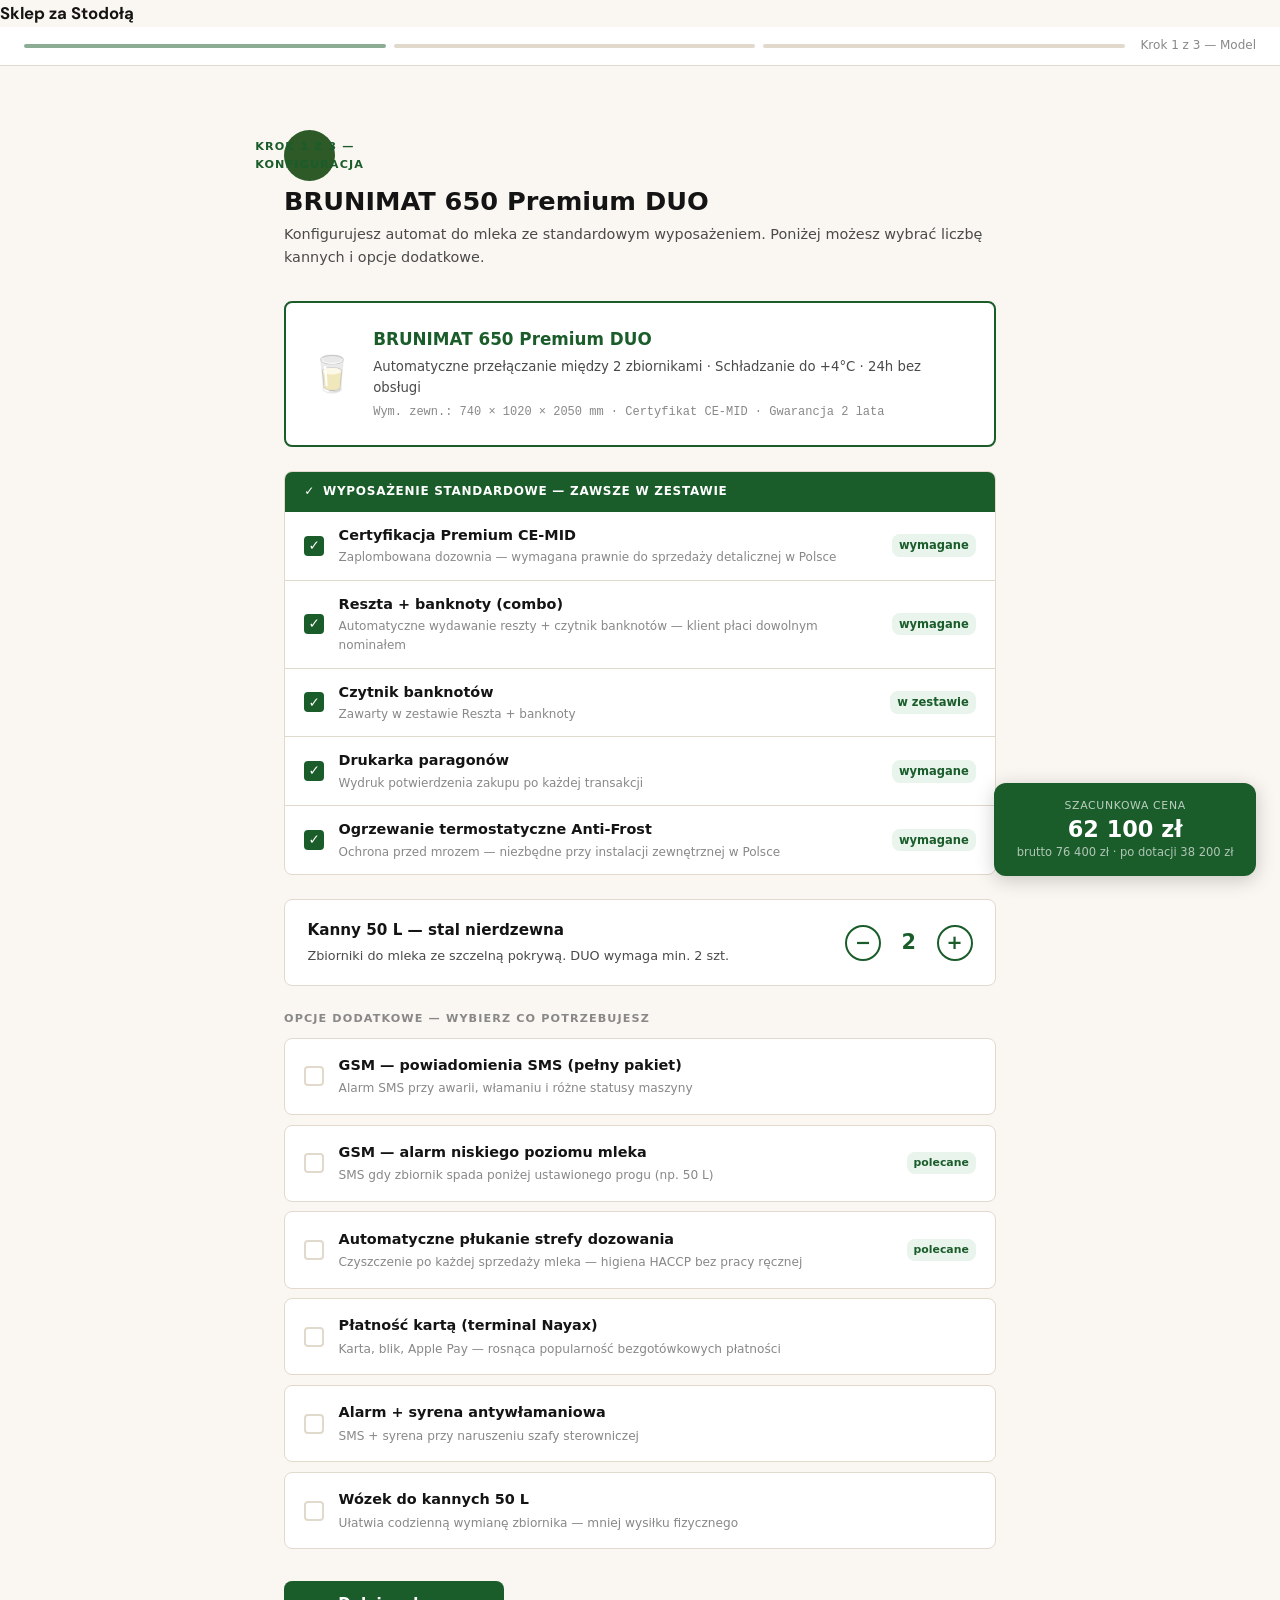
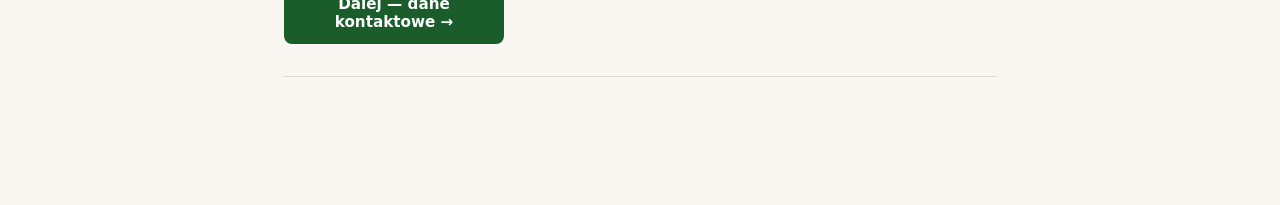
<file: brief.html>
<!DOCTYPE html>
<html lang="pl">
<head>
<meta charset="UTF-8"/>
<meta name="viewport" content="width=device-width, initial-scale=1.0"/>
<title>Konfigurator MleKomatu | Sklep za Stodołą</title>
<link rel="stylesheet" href="style.css"/>
<link rel="icon" href="data:image/svg+xml,<svg xmlns='http://www.w3.org/2000/svg' viewBox='0 0 100 100'><text y='.9em' font-size='90'>🌾</text></svg>">
<style>
:root{--g:#1a5c2a;--gl:#e8f4ec;--ink:#141414;--mid:#4a4a4a;--lt:#888;--line:#e2d9cd;--cr:#faf7f2;--amber:#b07d2a;--al:#fdf5e6;--r:8px}
*,*::before,*::after{box-sizing:border-box;margin:0;padding:0}
body{font-family:'Segoe UI',system-ui,sans-serif;background:var(--cr);color:var(--ink);line-height:1.6}

/* ── PROGRESS BAR ── */
.progress-bar{position:sticky;top:0;z-index:100;background:#fff;border-bottom:1px solid var(--line);padding:.6rem 1.5rem;display:flex;align-items:center;gap:1rem}
.progress-steps{display:flex;gap:.5rem;flex:1}
.ps{flex:1;height:4px;background:var(--line);border-radius:2px;transition:background .3s}
.ps.done{background:var(--g)}
.ps.active{background:var(--g);opacity:.5}
.progress-label{font-size:.75rem;color:var(--lt);white-space:nowrap}

/* ── PRICE BADGE ── */
.price-badge{position:fixed;bottom:1.5rem;right:1.5rem;background:var(--g);color:#fff;border-radius:12px;padding:.9rem 1.4rem;box-shadow:0 4px 20px rgba(0,0,0,.2);z-index:200;min-width:180px;text-align:center;cursor:pointer;transition:transform .2s}
.price-badge:hover{transform:scale(1.03)}
.pb-label{font-size:.68rem;opacity:.7;text-transform:uppercase;letter-spacing:.06em;margin-bottom:2px}
.pb-netto{font-size:1.4rem;font-weight:800;line-height:1.1}
.pb-sub{font-size:.72rem;opacity:.65;margin-top:2px}

/* ── LAYOUT ── */
.brief-wrap{max-width:760px;margin:0 auto;padding:2rem 1.5rem 8rem}

/* ── STEP ── */
.step{display:none}
.step.active{display:block}
.step-head{margin-bottom:2rem}
.step-num{font-size:.7rem;font-weight:700;text-transform:uppercase;letter-spacing:.1em;color:var(--g);margin-bottom:.3rem}
.step-title{font-size:1.6rem;font-weight:800;color:var(--ink);line-height:1.2}
.step-sub{font-size:.9rem;color:var(--mid);margin-top:.4rem}

/* ── MODEL CARD ── */
.model-card{background:#fff;border:2px solid var(--g);border-radius:var(--r);padding:1.4rem 1.5rem;margin-bottom:1.5rem;display:flex;align-items:center;gap:1.2rem}
.mc-icon{font-size:2.2rem;flex-shrink:0}
.mc-name{font-size:1.05rem;font-weight:700;color:var(--g)}
.mc-desc{font-size:.83rem;color:var(--mid);margin-top:.2rem}
.mc-dims{font-size:.75rem;color:var(--lt);margin-top:.3rem;font-family:monospace}

/* ── WYMAGANE OPCJE ── */
.required-list{background:#fff;border:1px solid var(--line);border-radius:var(--r);overflow:hidden;margin-bottom:1.5rem}
.req-header{background:var(--g);color:#fff;padding:.65rem 1.2rem;font-size:.75rem;font-weight:700;letter-spacing:.06em;text-transform:uppercase;display:flex;align-items:center;gap:.5rem}
.req-item{display:flex;align-items:center;gap:.9rem;padding:.75rem 1.2rem;border-bottom:1px solid var(--line)}
.req-item:last-child{border-bottom:none}
.req-check{width:20px;height:20px;background:var(--g);border-radius:4px;display:flex;align-items:center;justify-content:center;flex-shrink:0;color:#fff;font-size:.85rem;font-weight:700}
.req-text{flex:1}
.req-name{font-size:.9rem;font-weight:600;color:var(--ink)}
.req-note{font-size:.75rem;color:var(--lt);margin-top:.1rem}
.req-lock{font-size:.72rem;background:var(--gl);color:var(--g);padding:2px 7px;border-radius:8px;font-weight:600;flex-shrink:0}

/* ── KANNY COUNTER ── */
.kanny-row{background:#fff;border:1px solid var(--line);border-radius:var(--r);padding:1.1rem 1.4rem;margin-bottom:1.5rem;display:flex;align-items:center;justify-content:space-between;flex-wrap:wrap;gap:1rem}
.kanny-info{}
.kanny-info strong{font-size:.95rem;display:block}
.kanny-info span{font-size:.8rem;color:var(--mid)}
.kanny-ctrl{display:flex;align-items:center;gap:.8rem}
.kanny-btn{width:36px;height:36px;border-radius:50%;border:2px solid var(--g);background:none;font-size:1.2rem;font-weight:700;color:var(--g);cursor:pointer;display:flex;align-items:center;justify-content:center;transition:.15s}
.kanny-btn:hover{background:var(--g);color:#fff}
.kanny-num{font-size:1.3rem;font-weight:800;color:var(--g);min-width:30px;text-align:center}

/* ── OPCJE DODATKOWE ── */
.opt-grid{display:grid;gap:.6rem;margin-bottom:1.5rem}
.opt-item{background:#fff;border:1px solid var(--line);border-radius:var(--r);padding:.95rem 1.2rem;cursor:pointer;transition:border-color .15s,background .15s;display:flex;align-items:center;gap:.9rem;user-select:none}
.opt-item:hover{border-color:var(--g);background:var(--gl)}
.opt-item.selected{border-color:var(--g);background:var(--gl)}
.opt-item.selected .opt-check{background:var(--g);border-color:var(--g)}
.opt-item.selected .opt-check::after{display:block}
.opt-check{width:20px;height:20px;border:2px solid var(--line);border-radius:4px;flex-shrink:0;position:relative;transition:.15s}
.opt-check::after{content:'✓';display:none;position:absolute;inset:0;display:flex;align-items:center;justify-content:center;font-size:.8rem;font-weight:700;color:#fff;display:none}
.opt-item.selected .opt-check::after{display:flex}
.opt-label{flex:1}
.opt-name{font-size:.9rem;font-weight:600;color:var(--ink)}
.opt-desc{font-size:.76rem;color:var(--lt);margin-top:.15rem}
.opt-badge{font-size:.68rem;background:var(--al);color:var(--amber);padding:2px 7px;border-radius:8px;font-weight:600;flex-shrink:0}
.opt-badge.popular{background:var(--gl);color:var(--g)}

/* ── SECTION DIVIDER ── */
.opt-section-label{font-size:.7rem;font-weight:700;text-transform:uppercase;letter-spacing:.1em;color:var(--lt);margin:1.4rem 0 .6rem}

/* ── FORMULARZ ── */
.form-grid{display:grid;grid-template-columns:1fr 1fr;gap:1rem;margin-bottom:1.5rem}
@media(max-width:520px){.form-grid{grid-template-columns:1fr}}
.field{display:flex;flex-direction:column;gap:.35rem}
.field label{font-size:.8rem;font-weight:600;color:var(--mid)}
.field input,.field select,.field textarea{
  padding:.7rem .9rem;border:1px solid var(--line);border-radius:var(--r);
  font-size:.9rem;font-family:inherit;background:#fff;
  transition:border-color .15s,box-shadow .15s}
.field input:focus,.field select:focus,.field textarea:focus{
  outline:none;border-color:var(--g);box-shadow:0 0 0 3px rgba(26,92,42,.1)}
.field textarea{resize:vertical;min-height:80px}
.field-full{grid-column:1/-1}
.field-opt label::after{content:' (opcjonalnie)';font-weight:400;color:var(--lt)}

/* ── SUMMARY ── */
.summary-card{background:#fff;border:1px solid var(--line);border-radius:var(--r);overflow:hidden;margin-bottom:1.5rem}
.summary-card .sh{background:var(--g);color:#fff;padding:.8rem 1.2rem;font-size:.8rem;font-weight:700;letter-spacing:.06em}
.summary-row{display:flex;justify-content:space-between;align-items:baseline;padding:.6rem 1.2rem;font-size:.87rem;border-bottom:1px solid var(--line)}
.summary-row:last-child{border-bottom:none}
.summary-row.total{font-weight:700;font-size:1rem;background:var(--cr)}
.summary-row.highlight{background:var(--gl);color:var(--g);font-weight:700}
.summary-row .key{color:var(--mid)}
.summary-row .val{font-weight:600}
.summary-row .val.green{color:var(--g)}

/* ── BUTTONS ── */
.btn-row{display:flex;gap:.8rem;flex-wrap:wrap;margin-top:2rem}
.btn-next{background:var(--g);color:#fff;border:none;padding:.85rem 2rem;border-radius:var(--r);font-size:.95rem;font-weight:700;cursor:pointer;font-family:inherit;transition:.18s;flex:1;max-width:220px}
.btn-next:hover{background:#2e7d45;transform:translateY(-2px);box-shadow:0 6px 20px rgba(0,0,0,.15)}
.btn-back{background:none;border:1px solid var(--line);color:var(--mid);padding:.85rem 1.5rem;border-radius:var(--r);font-size:.9rem;cursor:pointer;font-family:inherit;transition:.15s}
.btn-back:hover{border-color:var(--g);color:var(--g)}
.btn-submit{background:var(--g);color:#fff;border:none;padding:.9rem 2rem;border-radius:var(--r);font-size:.95rem;font-weight:700;cursor:pointer;font-family:inherit;transition:.18s;width:100%}
.btn-submit:hover{background:#2e7d45;transform:translateY(-2px)}
.btn-submit:disabled{background:#888;cursor:default;transform:none}

/* ── DISCLAIMER ── */
.disclaimer{font-size:.75rem;color:var(--lt);line-height:1.5;margin-top:1rem;padding-top:1rem;border-top:1px solid var(--line)}

/* ── AFTER SEND ── */
.success-msg{text-align:center;padding:3rem 1.5rem;display:none}
.success-msg.show{display:block}
.success-icon{font-size:3.5rem;margin-bottom:1rem}
.success-msg h2{color:var(--g);margin-bottom:.5rem}
.success-msg p{color:var(--mid);font-size:.95rem}

@media(max-width:480px){
  .price-badge{bottom:1rem;right:1rem;left:1rem;min-width:0}
  .model-card{flex-wrap:wrap}
}
</style>
</head>
<body>

<nav>
  <a href="index.html" class="nav-logo">Sklep za Stodołą</a>
  <ul class="nav-links" id="nav-links" style="display:none"></ul>
</nav>

<!-- PROGRESS -->
<div class="progress-bar">
  <div class="progress-steps">
    <div class="ps active" id="ps1"></div>
    <div class="ps" id="ps2"></div>
    <div class="ps" id="ps3"></div>
  </div>
  <div class="progress-label" id="progress-text">Krok 1 z 3 — Model</div>
</div>

<!-- LIVE PRICE BADGE -->
<div class="price-badge" onclick="scrollToSummary()">
  <div class="pb-label">Szacunkowa cena</div>
  <div class="pb-netto" id="badge-price">—</div>
  <div class="pb-sub" id="badge-sub">netto bez VAT</div>
</div>

<div class="brief-wrap">

  <!-- ═══ KROK 1 — MODEL + WYMAGANE ═══ -->
  <div class="step active" id="step1">
    <div class="step-head">
      <div class="step-num">Krok 1 z 3 — Konfiguracja</div>
      <div class="step-title">BRUNIMAT 650 Premium DUO</div>
      <div class="step-sub">Konfigurujesz automat do mleka ze standardowym wyposażeniem. Poniżej możesz wybrać liczbę kannych i opcje dodatkowe.</div>
    </div>

    <!-- MODEL INFO -->
    <div class="model-card">
      <div class="mc-icon">🥛</div>
      <div>
        <div class="mc-name">BRUNIMAT 650 Premium DUO</div>
        <div class="mc-desc">Automatyczne przełączanie między 2 zbiornikami · Schładzanie do +4°C · 24h bez obsługi</div>
        <div class="mc-dims">Wym. zewn.: 740 × 1020 × 2050 mm · Certyfikat CE-MID · Gwarancja 2 lata</div>
      </div>
    </div>

    <!-- WYMAGANE WYPOSAŻENIE -->
    <div class="required-list">
      <div class="req-header">
        <span>✓</span> Wyposażenie standardowe — zawsze w zestawie
      </div>
      <div class="req-item">
        <div class="req-check">✓</div>
        <div class="req-text">
          <div class="req-name">Certyfikacja Premium CE-MID</div>
          <div class="req-note">Zaplombowana dozownia — wymagana prawnie do sprzedaży detalicznej w Polsce</div>
        </div>
        <div class="req-lock">wymagane</div>
      </div>
      <div class="req-item">
        <div class="req-check">✓</div>
        <div class="req-text">
          <div class="req-name">Reszta + banknoty (combo)</div>
          <div class="req-note">Automatyczne wydawanie reszty + czytnik banknotów — klient płaci dowolnym nominałem</div>
        </div>
        <div class="req-lock">wymagane</div>
      </div>
      <div class="req-item">
        <div class="req-check">✓</div>
        <div class="req-text">
          <div class="req-name">Czytnik banknotów</div>
          <div class="req-note">Zawarty w zestawie Reszta + banknoty</div>
        </div>
        <div class="req-lock">w zestawie</div>
      </div>
      <div class="req-item">
        <div class="req-check">✓</div>
        <div class="req-text">
          <div class="req-name">Drukarka paragonów</div>
          <div class="req-note">Wydruk potwierdzenia zakupu po każdej transakcji</div>
        </div>
        <div class="req-lock">wymagane</div>
      </div>
      <div class="req-item" style="border-bottom:none">
        <div class="req-check">✓</div>
        <div class="req-text">
          <div class="req-name">Ogrzewanie termostatyczne Anti-Frost</div>
          <div class="req-note">Ochrona przed mrozem — niezbędne przy instalacji zewnętrznej w Polsce</div>
        </div>
        <div class="req-lock">wymagane</div>
      </div>
    </div>

    <!-- KANNY -->
    <div class="kanny-row">
      <div class="kanny-info">
        <strong>Kanny 50 L — stal nierdzewna</strong>
        <span>Zbiorniki do mleka ze szczelną pokrywą. DUO wymaga min. 2 szt.</span>
      </div>
      <div class="kanny-ctrl">
        <button class="kanny-btn" onclick="changeKanny(-1)">−</button>
        <div class="kanny-num" id="kanny-display">2</div>
        <button class="kanny-btn" onclick="changeKanny(1)">+</button>
      </div>
    </div>

    <!-- OPCJE DODATKOWE -->
    <div class="opt-section-label">Opcje dodatkowe — wybierz co potrzebujesz</div>
    <div class="opt-grid">

      <div class="opt-item" onclick="toggleOpt(this,'gsm_full')" data-key="gsm_full">
        <div class="opt-check"></div>
        <div class="opt-label">
          <div class="opt-name">GSM — powiadomienia SMS (pełny pakiet)</div>
          <div class="opt-desc">Alarm SMS przy awarii, włamaniu i różne statusy maszyny</div>
        </div>
      </div>

      <div class="opt-item" onclick="toggleOpt(this,'gsm_poziom')" data-key="gsm_poziom">
        <div class="opt-check"></div>
        <div class="opt-label">
          <div class="opt-name">GSM — alarm niskiego poziomu mleka</div>
          <div class="opt-desc">SMS gdy zbiornik spada poniżej ustawionego progu (np. 50 L)</div>
        </div>
        <div class="opt-badge popular">polecane</div>
      </div>

      <div class="opt-item" onclick="toggleOpt(this,'plukanie')" data-key="plukanie">
        <div class="opt-check"></div>
        <div class="opt-label">
          <div class="opt-name">Automatyczne płukanie strefy dozowania</div>
          <div class="opt-desc">Czyszczenie po każdej sprzedaży mleka — higiena HACCP bez pracy ręcznej</div>
        </div>
        <div class="opt-badge popular">polecane</div>
      </div>

      <div class="opt-item" onclick="toggleOpt(this,'karta')" data-key="karta">
        <div class="opt-check"></div>
        <div class="opt-label">
          <div class="opt-name">Płatność kartą (terminal Nayax)</div>
          <div class="opt-desc">Karta, blik, Apple Pay — rosnąca popularność bezgotówkowych płatności</div>
        </div>
      </div>

      <div class="opt-item" onclick="toggleOpt(this,'alarm')" data-key="alarm">
        <div class="opt-check"></div>
        <div class="opt-label">
          <div class="opt-name">Alarm + syrena antywłamaniowa</div>
          <div class="opt-desc">SMS + syrena przy naruszeniu szafy sterowniczej</div>
        </div>
      </div>

      <div class="opt-item" onclick="toggleOpt(this,'wozek')" data-key="wozek">
        <div class="opt-check"></div>
        <div class="opt-label">
          <div class="opt-name">Wózek do kannych 50 L</div>
          <div class="opt-desc">Ułatwia codzienną wymianę zbiornika — mniej wysiłku fizycznego</div>
        </div>
      </div>

    </div>

    <div class="btn-row">
      <button class="btn-next" onclick="goStep(2)">Dalej — dane kontaktowe →</button>
    </div>
  </div>

  <!-- ═══ KROK 2 — FORMULARZ ═══ -->
  <div class="step" id="step2">
    <div class="step-head">
      <div class="step-num">Krok 2 z 3 — Twoje dane</div>
      <div class="step-title">Kilka słów o gospodarstwie</div>
      <div class="step-sub">Żeby przygotować dokładną ofertę — potrzebujemy kilku informacji. Nic skomplikowanego.</div>
    </div>

    <form id="brief-form" onsubmit="return false">
    <div class="form-grid">
      <div class="field">
        <label>Imię i nazwisko *</label>
        <input type="text" id="f-name" placeholder="Jan Kowalski" required/>
      </div>
      <div class="field">
        <label>Numer telefonu *</label>
        <input type="tel" id="f-tel" placeholder="600 000 000" required/>
      </div>
      <div class="field">
        <label>Email</label>
        <input type="email" id="f-email" placeholder="jan@kowalski.pl"/>
      </div>
      <div class="field">
        <label>Województwo *</label>
        <select id="f-woj" required>
          <option value="">— wybierz —</option>
          <option>Dolnośląskie</option><option>Kujawsko-pomorskie</option>
          <option>Lubelskie</option><option>Lubuskie</option>
          <option>Łódzkie</option><option>Małopolskie</option>
          <option>Mazowieckie</option><option>Opolskie</option>
          <option>Podkarpackie</option><option>Podlaskie</option>
          <option>Pomorskie</option><option>Śląskie</option>
          <option>Świętokrzyskie</option><option>Warmińsko-mazurskie</option>
          <option>Wielkopolskie</option><option>Zachodniopomorskie</option>
        </select>
      </div>
      <div class="field">
        <label>Liczba krów mlecznych *</label>
        <select id="f-krowy" required>
          <option value="">— wybierz —</option>
          <option>do 10 krów</option><option>10–20 krów</option>
          <option>20–50 krów</option><option>50–100 krów</option>
          <option>powyżej 100 krów</option>
        </select>
      </div>
      <div class="field">
        <label>Dzienna produkcja mleka *</label>
        <select id="f-litry" required>
          <option value="">— wybierz —</option>
          <option>do 50 L/dzień</option><option>50–100 L/dzień</option>
          <option>100–200 L/dzień</option><option>200–500 L/dzień</option>
          <option>powyżej 500 L/dzień</option>
        </select>
      </div>
      <div class="field field-full">
        <label>Czy masz miejsce/pawilon pod automat?</label>
        <select id="f-pawilon">
          <option value="">— wybierz —</option>
          <option>Tak — mam gotowe miejsce</option>
          <option>Nie — potrzebuję pawilonu drewnianego</option>
          <option>Nie wiem jeszcze</option>
        </select>
      </div>
      <div class="field field-full field-opt">
        <label>Uwagi lub pytania</label>
        <textarea id="f-uwagi" placeholder="Np. termin realizacji, specjalne wymagania lokalizacyjne..."></textarea>
      </div>
    </div>
    </form>

    <div class="btn-row">
      <button class="btn-back" onclick="goStep(1)">← Wróć</button>
      <button class="btn-next" onclick="goStep(3)">Dalej — podsumowanie →</button>
    </div>
  </div>

  <!-- ═══ KROK 3 — PODSUMOWANIE ═══ -->
  <div class="step" id="step3">
    <div class="step-head">
      <div class="step-num">Krok 3 z 3 — Podsumowanie</div>
      <div class="step-title">Twoja konfiguracja</div>
      <div class="step-sub">Sprawdź czy wszystko się zgadza, a potem wyślij — oddzwonimy w ciągu jednego dnia roboczego.</div>
    </div>

    <!-- SUMMARY CARD -->
    <div class="summary-card" id="summary-card">
      <div class="sh">BRUNIMAT 650 Premium DUO — Konfiguracja</div>
      <div id="summary-rows"></div>
    </div>

    <!-- PRICE SUMMARY -->
    <div class="summary-card">
      <div class="sh">Szacunkowa wycena</div>
      <div class="summary-row">
        <span class="key">Cena netto</span>
        <span class="val" id="sum-netto">—</span>
      </div>
      <div class="summary-row">
        <span class="key">VAT 23%</span>
        <span class="val" id="sum-vat">—</span>
      </div>
      <div class="summary-row total">
        <span class="key">Cena brutto</span>
        <span class="val green" id="sum-brutto">—</span>
      </div>
      <div class="summary-row highlight">
        <span class="key">Po dotacji ARiMR 50% — brutto</span>
        <span class="val" id="sum-arimr">—</span>
      </div>
    </div>

    <div class="disclaimer">
      * Cena szacunkowa. Kurs EUR/PLN wg NBP w dniu zamówienia: przeliczono po kursie 4,25 PLN/EUR.<br>
      * Uwzględniono transport CH→PL, odprawę celną i ubezpieczenie cargo (~2 250 PLN).<br>
      * VAT importowy (~9 500 PLN) jest <strong>zwrotny</strong> po złożeniu JPK_V7M.<br>
      * Dotacja ARiMR — kwota i procent zależą od wniosku i programu. Pomagamy z dokumentacją.
    </div>

    <!-- ACTIONS -->
    <div class="btn-row" style="margin-top:1.5rem;">
      <button class="btn-back" onclick="goStep(2)">← Wróć</button>
    </div>
    <button class="btn-submit" id="send-btn" onclick="sendBrief()" style="margin-top:.8rem">
      Wyślij zapytanie — oddzwonimy w 24h
    </button>

    <!-- SUCCESS -->
    <div class="success-msg" id="success-msg">
      <div class="success-icon">✅</div>
      <h2>Wysłano!</h2>
      <p>Oddzwonimy do <span id="suc-name">Ciebie</span> w ciągu jednego dnia roboczego.<br>
      W razie pytań: <a href="tel:533200652" style="color:var(--g);font-weight:600">533 200 652</a></p>
    </div>
  </div>

</div><!-- /brief-wrap -->

<script>
// ── CENNIK ────────────────────────────────────────────────────────────────────
const KURS = 4.25;
const TRANSPORT_PLN = 2250;
const MARKUP = 1.55; // 55% narzut

const BASE_EUR = {
  duo:       6400,
  cemid:      150,
  combo:     1250,
  drukarka:   530,
  ogrzewanie: 100,
};
const KANNA_EUR = 230;

const OPT_EUR = {
  gsm_full:   500,
  gsm_poziom: 160,
  plukanie:   200,
  karta:      650,
  alarm:      200,
  wozek:      280,
};

const OPT_LABELS = {
  gsm_full:   'GSM — powiadomienia SMS (pełny pakiet)',
  gsm_poziom: 'GSM — alarm niskiego poziomu',
  plukanie:   'Automatyczne płukanie',
  karta:      'Płatność kartą (Nayax)',
  alarm:      'Alarm + syrena',
  wozek:      'Wózek do kannych',
};

// ── STATE ─────────────────────────────────────────────────────────────────────
let kanny = 2;
let selected = new Set();
let currentStep = 1;

// ── PRICE CALC ────────────────────────────────────────────────────────────────
function calcPrice() {
  let totalEUR = Object.values(BASE_EUR).reduce((a,b)=>a+b,0);
  totalEUR += kanny * KANNA_EUR;
  selected.forEach(k => { totalEUR += OPT_EUR[k] || 0; });
  const costPLN = totalEUR * KURS + TRANSPORT_PLN;
  const netto   = Math.round(costPLN * MARKUP / 100) * 100;
  const brutto  = Math.round(netto * 1.23 / 100) * 100;
  const arimr   = Math.round(brutto * 0.5 / 100) * 100;
  return { netto, brutto, arimr };
}

function fmt(n) { return n.toLocaleString('pl-PL') + ' zł'; }

function updateBadge() {
  const { netto, brutto, arimr } = calcPrice();
  document.getElementById('badge-price').textContent = fmt(netto);
  document.getElementById('badge-sub').textContent = `brutto ${fmt(brutto)} · po dotacji ${fmt(arimr)}`;
}

// ── KANNY ─────────────────────────────────────────────────────────────────────
function changeKanny(d) {
  kanny = Math.max(2, Math.min(4, kanny + d));
  document.getElementById('kanny-display').textContent = kanny;
  updateBadge();
}

// ── OPTIONS ───────────────────────────────────────────────────────────────────
function toggleOpt(el, key) {
  // gsm — only one can be selected
  if (key === 'gsm_full' && selected.has('gsm_poziom')) selected.delete('gsm_poziom');
  if (key === 'gsm_poziom' && selected.has('gsm_full')) selected.delete('gsm_full');
  document.querySelectorAll('[data-key]').forEach(e => {
    if ((e.dataset.key === 'gsm_full' || e.dataset.key === 'gsm_poziom') && e !== el) {
      e.classList.remove('selected');
    }
  });

  if (selected.has(key)) {
    selected.delete(key);
    el.classList.remove('selected');
  } else {
    selected.add(key);
    el.classList.add('selected');
  }
  updateBadge();
}

// ── STEPS ─────────────────────────────────────────────────────────────────────
function goStep(n) {
  if (n === 2) {
    // validate step 1 — nothing required here
  }
  if (n === 3) {
    const name = document.getElementById('f-name').value.trim();
    const tel  = document.getElementById('f-tel').value.trim();
    const woj  = document.getElementById('f-woj').value;
    const krowy= document.getElementById('f-krowy').value;
    const litry= document.getElementById('f-litry').value;
    if (!name || !tel || !woj || !krowy || !litry) {
      alert('Wypełnij wymagane pola (imię, telefon, województwo, krowy, litry).');
      return;
    }
    buildSummary();
  }
  currentStep = n;
  document.querySelectorAll('.step').forEach(s => s.classList.remove('active'));
  document.getElementById('step' + n).classList.add('active');
  // update progress
  for (let i = 1; i <= 3; i++) {
    const ps = document.getElementById('ps' + i);
    ps.className = 'ps' + (i < n ? ' done' : i === n ? ' active' : '');
  }
  const labels = ['', 'Krok 1 z 3 — Model', 'Krok 2 z 3 — Dane', 'Krok 3 z 3 — Podsumowanie'];
  document.getElementById('progress-text').textContent = labels[n];
  window.scrollTo({top:0, behavior:'smooth'});
}

// ── SUMMARY ───────────────────────────────────────────────────────────────────
function buildSummary() {
  const rows = [
    ['Model', 'BRUNIMAT 650 Premium DUO'],
    ['Certyfikat CE-MID', '✓ w zestawie'],
    ['Reszta + banknoty + czytnik', '✓ w zestawie'],
    ['Drukarka paragonów', '✓ w zestawie'],
    ['Ogrzewanie Anti-Frost', '✓ w zestawie'],
    ['Kanny 50 L', kanny + ' szt.'],
  ];
  selected.forEach(k => rows.push([OPT_LABELS[k], '✓ wybrano']));

  const name = document.getElementById('f-name').value;
  const woj  = document.getElementById('f-woj').value;
  const krowy= document.getElementById('f-krowy').value;
  const litry= document.getElementById('f-litry').value;
  const paw  = document.getElementById('f-pawilon').value;
  rows.push(['—', '']);
  rows.push(['Rolnik', name]);
  rows.push(['Województwo', woj]);
  rows.push(['Stado', krowy]);
  rows.push(['Produkcja', litry]);
  if (paw) rows.push(['Pawilon', paw]);

  const container = document.getElementById('summary-rows');
  container.innerHTML = rows.map(([k,v]) => v
    ? `<div class="summary-row"><span class="key">${k}</span><span class="val">${v}</span></div>`
    : '<div style="height:4px;background:var(--line)"></div>'
  ).join('');

  const { netto, brutto, arimr } = calcPrice();
  const vat = brutto - netto;
  document.getElementById('sum-netto').textContent  = fmt(netto);
  document.getElementById('sum-vat').textContent    = fmt(vat);
  document.getElementById('sum-brutto').textContent = fmt(brutto);
  document.getElementById('sum-arimr').textContent  = fmt(arimr);
}

// ── SEND ──────────────────────────────────────────────────────────────────────
async function sendBrief() {
  const btn = document.getElementById('send-btn');
  btn.disabled = true;
  btn.textContent = 'Wysyłam...';

  const { netto, brutto, arimr } = calcPrice();
  const opts = [...selected].map(k => OPT_LABELS[k]).join(', ') || 'brak';

  const data = {
    imie:       document.getElementById('f-name').value,
    telefon:    document.getElementById('f-tel').value,
    email:      document.getElementById('f-email').value,
    wojewodztwo:document.getElementById('f-woj').value,
    krowy:      document.getElementById('f-krowy').value,
    litry:      document.getElementById('f-litry').value,
    pawilon:    document.getElementById('f-pawilon').value,
    uwagi:      document.getElementById('f-uwagi').value,
    konfiguracja: `BRUNIMAT 650 Premium DUO | kanny: ${kanny} | opcje: ${opts}`,
    cena_netto:  fmt(netto),
    cena_brutto: fmt(brutto),
    po_dotacji:  fmt(arimr),
    zrodlo: 'brief-konfiguracja',
  };

  const fd = new FormData();
  Object.entries(data).forEach(([k,v]) => fd.append(k,v));

  try {
    await fetch('https://formspree.io/f/mqeogyjd', {
      method: 'POST', body: fd, headers: {Accept: 'application/json'}
    });
  } catch(e) {}

  document.getElementById('brief-form') && (document.getElementById('brief-form').style.display='none');
  document.getElementById('send-btn').style.display='none';
  document.getElementById('success-msg').classList.add('show');
  document.getElementById('suc-name').textContent = document.getElementById('f-name').value.split(' ')[0] || 'Ciebie';
}

function scrollToSummary() {
  if (currentStep === 3) window.scrollTo({top:0,behavior:'smooth'});
}

// init
updateBadge();
</script>
</body>
</html>
</file>
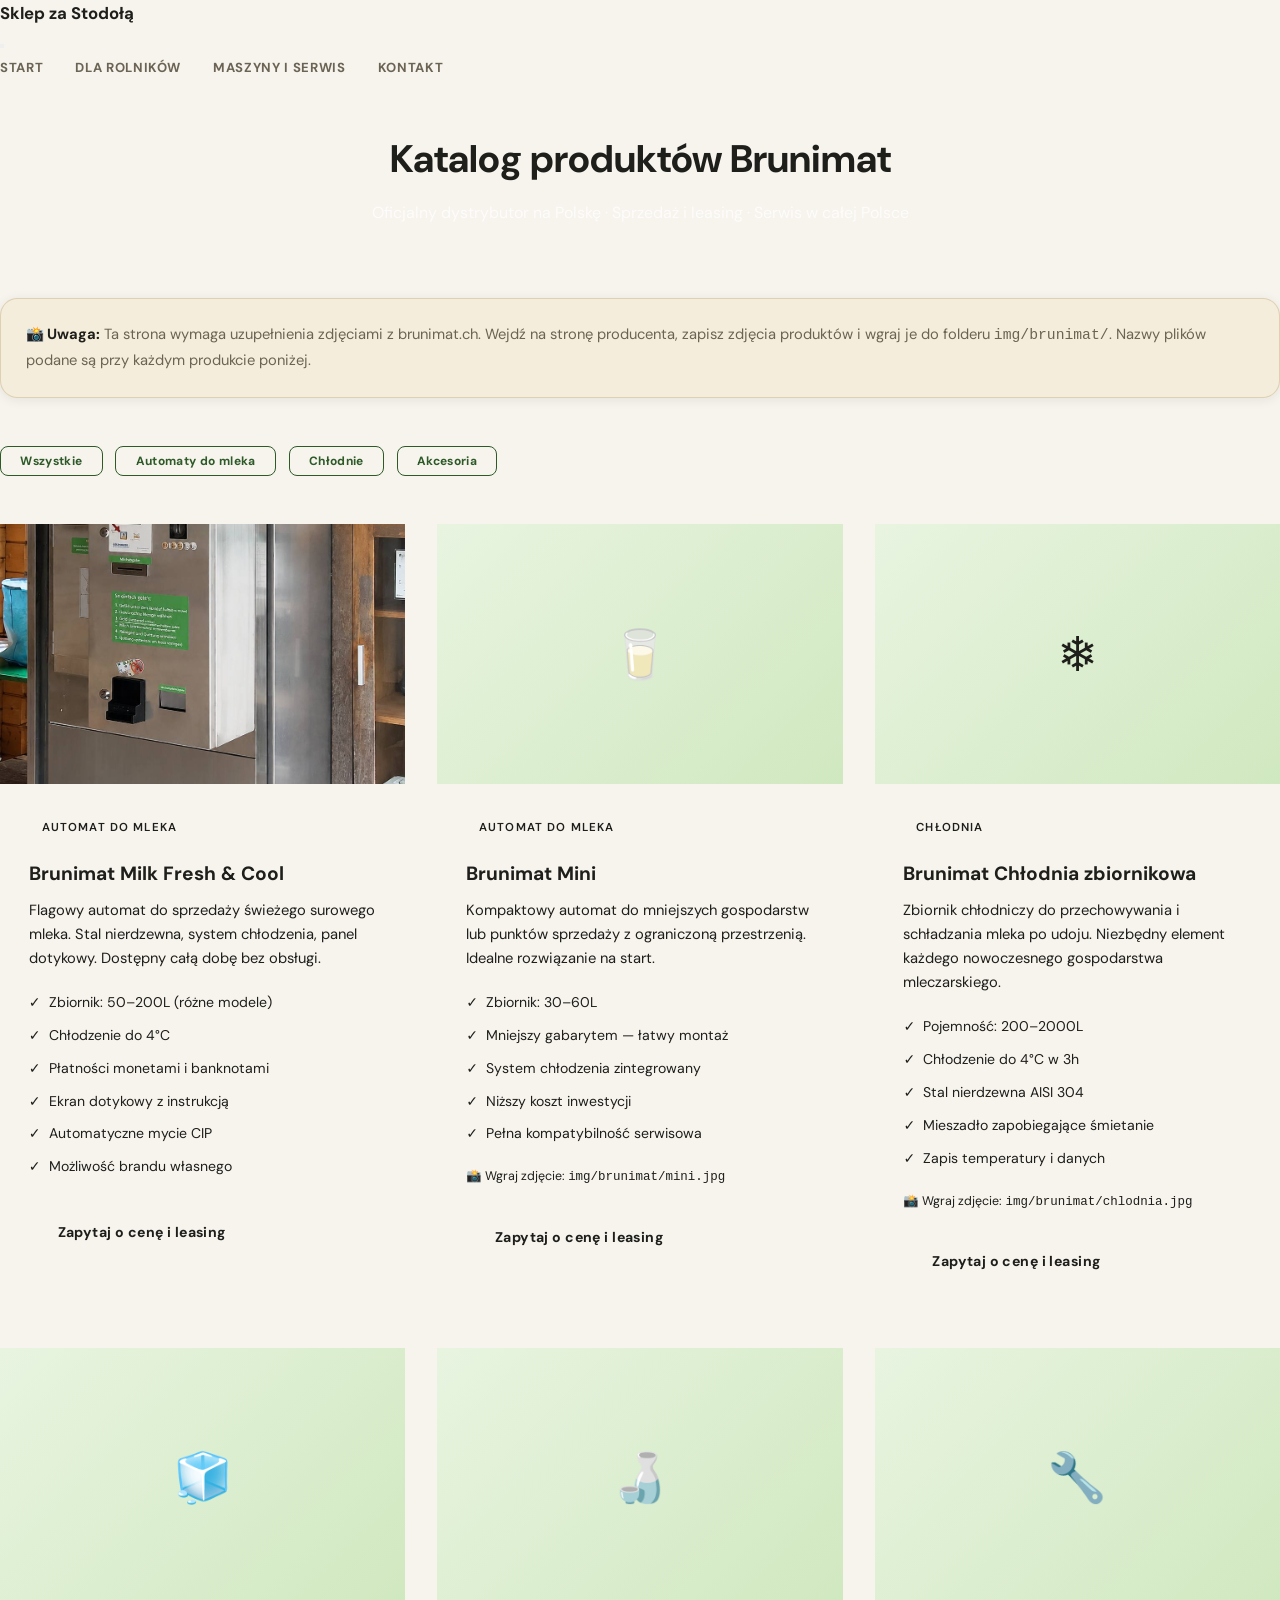
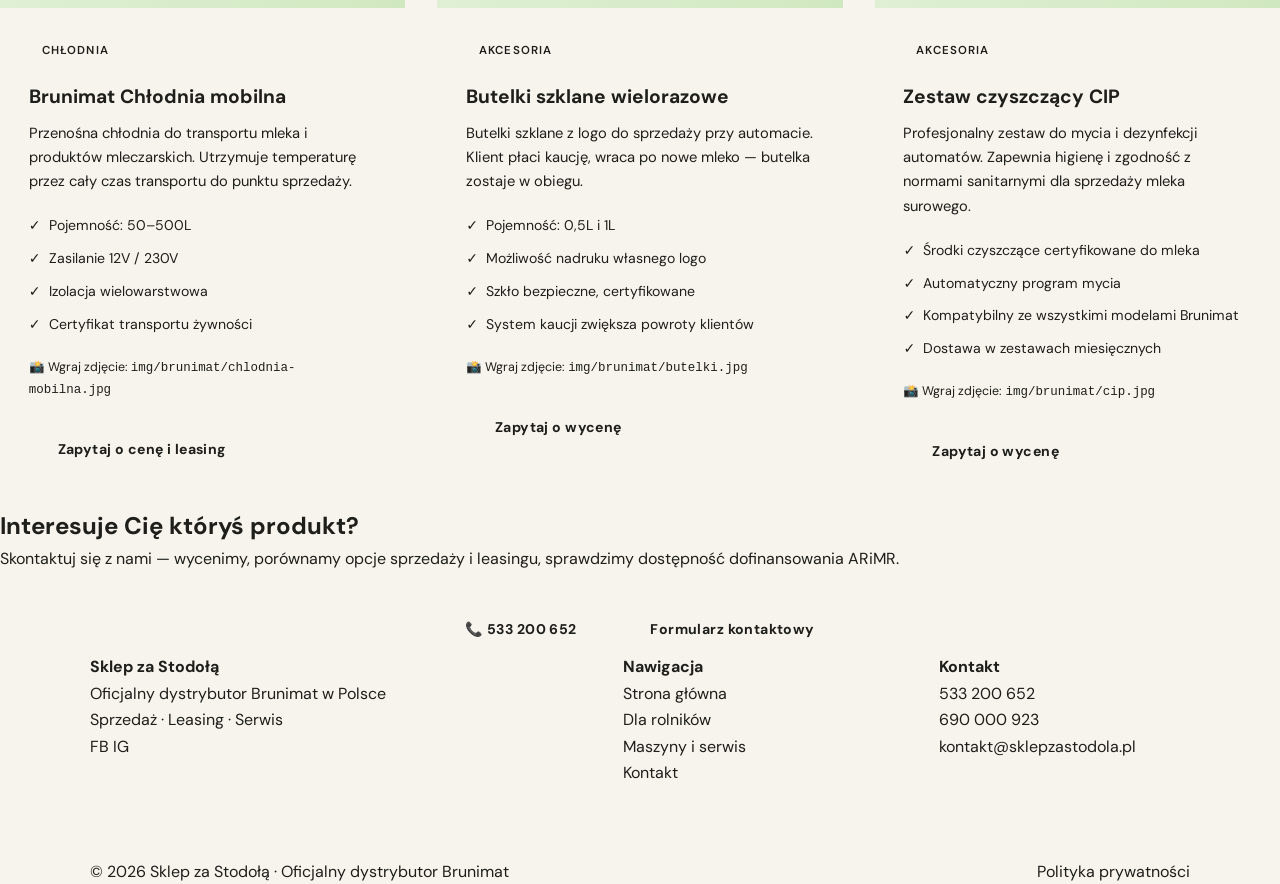
<file: brunimat-produkty.html>
<!DOCTYPE html>
<html lang="pl">
<head>
  <meta charset="UTF-8" />
  <meta name="viewport" content="width=device-width, initial-scale=1.0" />
  <title>Produkty Brunimat | Sklep za Stodołą</title>
  <meta name="robots" content="noindex, nofollow" />
  <link rel="stylesheet" href="style.css" />
  <link rel="icon" href="data:image/svg+xml,<svg xmlns='http://www.w3.org/2000/svg' viewBox='0 0 100 100'><text y='.9em' font-size='90'>🌾</text></svg>">
  <style>
    .produkt-grid {
      display: grid;
      grid-template-columns: repeat(auto-fit, minmax(320px, 1fr));
      gap: 2rem;
      margin-top: 3rem;
    }
    .produkt-karta {
      background: var(--biel);
      border: 1px solid var(--linia);
      overflow: hidden;
      transition: box-shadow 0.25s, transform 0.25s;
    }
    .produkt-karta:hover {
      box-shadow: 0 12px 32px rgba(0,0,0,0.1);
      transform: translateY(-4px);
    }
    .produkt-karta img {
      width: 100%;
      height: 260px;
      object-fit: cover;
      background: var(--kremowy);
    }
    .produkt-karta-body { padding: 1.8rem; }
    .produkt-karta-body h3 { color: var(--zielony); margin-bottom: 0.5rem; font-size: 1.2rem; }
    .produkt-karta-body p { font-size: 0.92rem; margin-bottom: 1rem; }
    .produkt-badge {
      display: inline-block;
      background: var(--akcent);
      color: var(--zielony);
      font-size: 0.72rem;
      font-weight: 600;
      letter-spacing: 0.1em;
      text-transform: uppercase;
      padding: 0.3rem 0.8rem;
      margin-bottom: 1rem;
    }
    .spec-lista { list-style: none; margin: 1rem 0; }
    .spec-lista li {
      font-size: 0.88rem;
      color: var(--szary);
      padding: 0.3rem 0;
      border-bottom: 1px solid var(--linia);
      display: flex;
      gap: 0.5rem;
    }
    .spec-lista li:last-child { border-bottom: none; }
    .spec-lista li::before { content: "✓"; color: var(--zielony); font-weight: 600; flex-shrink: 0; }
    .hero-ukryta {
      background: var(--zielony);
      padding: 3rem 2rem;
      text-align: center;
      color: var(--biel);
    }
    .hero-ukryta h1 { color: var(--biel); font-size: clamp(1.6rem, 3vw, 2.4rem); }
    .hero-ukryta p { color: rgba(255,255,255,0.75); margin-top: 0.5rem; }
    .zdjecie-placeholder {
      width: 100%; height: 260px;
      background: linear-gradient(135deg, #e8f4e0 0%, #d0e8c0 100%);
      display: flex; align-items: center; justify-content: center;
      font-size: 3rem;
    }
    .info-box {
      background: #fff8e1;
      border: 1px solid #ffe082;
      border-left: 3px solid #f9a825;
      padding: 1.2rem 1.5rem;
      margin-bottom: 3rem;
      font-size: 0.9rem;
      color: #5d4037;
    }
    .info-box strong { color: #e65100; }
  </style>
</head>
<body>

  <nav>
    <a href="index.html" class="nav-logo">Sklep za Stodołą</a>
    <button class="hamburger" onclick="toggleMenu()" aria-label="Menu">
      <span></span><span></span><span></span>
    </button>
    <ul class="nav-links" id="nav-links">
      <li><a href="index.html">Start</a></li>
      <li><a href="rolnik.html">Dla rolników</a></li>
      <li><a href="oferta.html">Maszyny i serwis</a></li>
      <li><a href="kontakt.html">Kontakt</a></li>
    </ul>
  </nav>

  <div class="hero-ukryta">
    <h1>Katalog produktów Brunimat</h1>
    <p>Oficjalny dystrybutor na Polskę · Sprzedaż i leasing · Serwis w całej Polsce</p>
  </div>

  <section class="section">

    <div class="info-box">
      <strong>📸 Uwaga:</strong> Ta strona wymaga uzupełnienia zdjęciami z brunimat.ch. Wejdź na stronę producenta, zapisz zdjęcia produktów i wgraj je do folderu <code>img/brunimat/</code>. Nazwy plików podane są przy każdym produkcie poniżej.
    </div>

    <!-- FILTROWANIE -->
    <div style="display:flex; gap:0.8rem; flex-wrap:wrap; margin-bottom:2rem;">
      <button class="btn btn-outline" style="margin-top:0; padding:0.4rem 1.2rem; font-size:0.75rem;" onclick="filtruj('wszystkie')">Wszystkie</button>
      <button class="btn btn-outline" style="margin-top:0; padding:0.4rem 1.2rem; font-size:0.75rem;" onclick="filtruj('automat')">Automaty do mleka</button>
      <button class="btn btn-outline" style="margin-top:0; padding:0.4rem 1.2rem; font-size:0.75rem;" onclick="filtruj('chłodnia')">Chłodnie</button>
      <button class="btn btn-outline" style="margin-top:0; padding:0.4rem 1.2rem; font-size:0.75rem;" onclick="filtruj('akcesoria')">Akcesoria</button>
    </div>

    <div class="produkt-grid" id="produkty">

      <!-- PRODUKT 1 -->
      <div class="produkt-karta" data-kategoria="automat">
        <img src="img/automat.jpg" alt="Brunimat automat do mleka" />
        <div class="produkt-karta-body">
          <span class="produkt-badge">Automat do mleka</span>
          <h3>Brunimat Milk Fresh & Cool</h3>
          <p>Flagowy automat do sprzedaży świeżego surowego mleka. Stal nierdzewna, system chłodzenia, panel dotykowy. Dostępny całą dobę bez obsługi.</p>
          <ul class="spec-lista">
            <li>Zbiornik: 50–200L (różne modele)</li>
            <li>Chłodzenie do 4°C</li>
            <li>Płatności monetami i banknotami</li>
            <li>Ekran dotykowy z instrukcją</li>
            <li>Automatyczne mycie CIP</li>
            <li>Możliwość brandu własnego</li>
          </ul>
          <a href="kontakt.html" class="btn" style="margin-top:0.5rem;">Zapytaj o cenę i leasing</a>
        </div>
      </div>

      <!-- PRODUKT 2 -->
      <div class="produkt-karta" data-kategoria="automat">
        <div class="zdjecie-placeholder">🥛</div>
        <div class="produkt-karta-body">
          <span class="produkt-badge">Automat do mleka</span>
          <h3>Brunimat Mini</h3>
          <p>Kompaktowy automat do mniejszych gospodarstw lub punktów sprzedaży z ograniczoną przestrzenią. Idealne rozwiązanie na start.</p>
          <ul class="spec-lista">
            <li>Zbiornik: 30–60L</li>
            <li>Mniejszy gabarytem — łatwy montaż</li>
            <li>System chłodzenia zintegrowany</li>
            <li>Niższy koszt inwestycji</li>
            <li>Pełna kompatybilność serwisowa</li>
          </ul>
          <p style="font-size:0.78rem; color:var(--brazowy); margin-top:0.5rem;">📸 Wgraj zdjęcie: <code>img/brunimat/mini.jpg</code></p>
          <a href="kontakt.html" class="btn" style="margin-top:0.5rem;">Zapytaj o cenę i leasing</a>
        </div>
      </div>

      <!-- PRODUKT 3 -->
      <div class="produkt-karta" data-kategoria="chłodnia">
        <div class="zdjecie-placeholder">❄️</div>
        <div class="produkt-karta-body">
          <span class="produkt-badge">Chłodnia</span>
          <h3>Brunimat Chłodnia zbiornikowa</h3>
          <p>Zbiornik chłodniczy do przechowywania i schładzania mleka po udoju. Niezbędny element każdego nowoczesnego gospodarstwa mleczarskiego.</p>
          <ul class="spec-lista">
            <li>Pojemność: 200–2000L</li>
            <li>Chłodzenie do 4°C w 3h</li>
            <li>Stal nierdzewna AISI 304</li>
            <li>Mieszadło zapobiegające śmietanie</li>
            <li>Zapis temperatury i danych</li>
          </ul>
          <p style="font-size:0.78rem; color:var(--brazowy); margin-top:0.5rem;">📸 Wgraj zdjęcie: <code>img/brunimat/chlodnia.jpg</code></p>
          <a href="kontakt.html" class="btn" style="margin-top:0.5rem;">Zapytaj o cenę i leasing</a>
        </div>
      </div>

      <!-- PRODUKT 4 -->
      <div class="produkt-karta" data-kategoria="chłodnia">
        <div class="zdjecie-placeholder">🧊</div>
        <div class="produkt-karta-body">
          <span class="produkt-badge">Chłodnia</span>
          <h3>Brunimat Chłodnia mobilna</h3>
          <p>Przenośna chłodnia do transportu mleka i produktów mleczarskich. Utrzymuje temperaturę przez cały czas transportu do punktu sprzedaży.</p>
          <ul class="spec-lista">
            <li>Pojemność: 50–500L</li>
            <li>Zasilanie 12V / 230V</li>
            <li>Izolacja wielowarstwowa</li>
            <li>Certyfikat transportu żywności</li>
          </ul>
          <p style="font-size:0.78rem; color:var(--brazowy); margin-top:0.5rem;">📸 Wgraj zdjęcie: <code>img/brunimat/chlodnia-mobilna.jpg</code></p>
          <a href="kontakt.html" class="btn" style="margin-top:0.5rem;">Zapytaj o cenę i leasing</a>
        </div>
      </div>

      <!-- PRODUKT 5 -->
      <div class="produkt-karta" data-kategoria="akcesoria">
        <div class="zdjecie-placeholder">🍶</div>
        <div class="produkt-karta-body">
          <span class="produkt-badge">Akcesoria</span>
          <h3>Butelki szklane wielorazowe</h3>
          <p>Butelki szklane z logo do sprzedaży przy automacie. Klient płaci kaucję, wraca po nowe mleko — butelka zostaje w obiegu.</p>
          <ul class="spec-lista">
            <li>Pojemność: 0,5L i 1L</li>
            <li>Możliwość nadruku własnego logo</li>
            <li>Szkło bezpieczne, certyfikowane</li>
            <li>System kaucji zwiększa powroty klientów</li>
          </ul>
          <p style="font-size:0.78rem; color:var(--brazowy); margin-top:0.5rem;">📸 Wgraj zdjęcie: <code>img/brunimat/butelki.jpg</code></p>
          <a href="kontakt.html" class="btn" style="margin-top:0.5rem;">Zapytaj o wycenę</a>
        </div>
      </div>

      <!-- PRODUKT 6 -->
      <div class="produkt-karta" data-kategoria="akcesoria">
        <div class="zdjecie-placeholder">🔧</div>
        <div class="produkt-karta-body">
          <span class="produkt-badge">Akcesoria</span>
          <h3>Zestaw czyszczący CIP</h3>
          <p>Profesjonalny zestaw do mycia i dezynfekcji automatów. Zapewnia higienę i zgodność z normami sanitarnymi dla sprzedaży mleka surowego.</p>
          <ul class="spec-lista">
            <li>Środki czyszczące certyfikowane do mleka</li>
            <li>Automatyczny program mycia</li>
            <li>Kompatybilny ze wszystkimi modelami Brunimat</li>
            <li>Dostawa w zestawach miesięcznych</li>
          </ul>
          <p style="font-size:0.78rem; color:var(--brazowy); margin-top:0.5rem;">📸 Wgraj zdjęcie: <code>img/brunimat/cip.jpg</code></p>
          <a href="kontakt.html" class="btn" style="margin-top:0.5rem;">Zapytaj o wycenę</a>
        </div>
      </div>

    </div>
  </section>

  <!-- CTA -->
  <div class="band">
    <h2>Interesuje Cię któryś produkt?</h2>
    <p>Skontaktuj się z nami — wycenimy, porównamy opcje sprzedaży i leasingu, sprawdzimy dostępność dofinansowania ARiMR.</p>
    <div style="display:flex; gap:1rem; justify-content:center; flex-wrap:wrap; margin-top:2rem;">
      <a href="tel:533200652" class="btn btn-biel">📞 533 200 652</a>
      <a href="kontakt.html" class="btn" style="border-color:rgba(255,255,255,0.4); background:transparent;">Formularz kontaktowy</a>
    </div>
  </div>

  <footer>
    <div class="footer-inner">
      <div>
        <h4>Sklep za Stodołą</h4>
        <p>Oficjalny dystrybutor Brunimat w Polsce<br>Sprzedaż · Leasing · Serwis</p>
        <div class="footer-social">
          <a href="#" title="Facebook">FB</a>
          <a href="#" title="Instagram">IG</a>
        </div>
      </div>
      <div>
        <h4>Nawigacja</h4>
        <p>
          <a href="index.html">Strona główna</a><br>
          <a href="rolnik.html">Dla rolników</a><br>
          <a href="oferta.html">Maszyny i serwis</a><br>
          <a href="kontakt.html">Kontakt</a>
        </p>
      </div>
      <div>
        <h4>Kontakt</h4>
        <p>
          <a href="tel:533200652">533 200 652</a><br>
          <a href="tel:690000923">690 000 923</a><br>
          <a href="mailto:kontakt@sklepzastodola.pl">kontakt@sklepzastodola.pl</a>
        </p>
      </div>
    </div>
    <div class="footer-bottom">
      <span>© 2026 Sklep za Stodołą · Oficjalny dystrybutor Brunimat</span>
      <span><a href="#">Polityka prywatności</a></span>
    </div>
  </footer>

  <script>
    function toggleMenu() { document.getElementById('nav-links').classList.toggle('open'); }

    function filtruj(kategoria) {
      const karty = document.querySelectorAll('.produkt-karta');
      karty.forEach(k => {
        if (kategoria === 'wszystkie' || k.dataset.kategoria === kategoria) {
          k.style.display = 'block';
        } else {
          k.style.display = 'none';
        }
      });
    }
  </script>
</body>
</html>
</file>
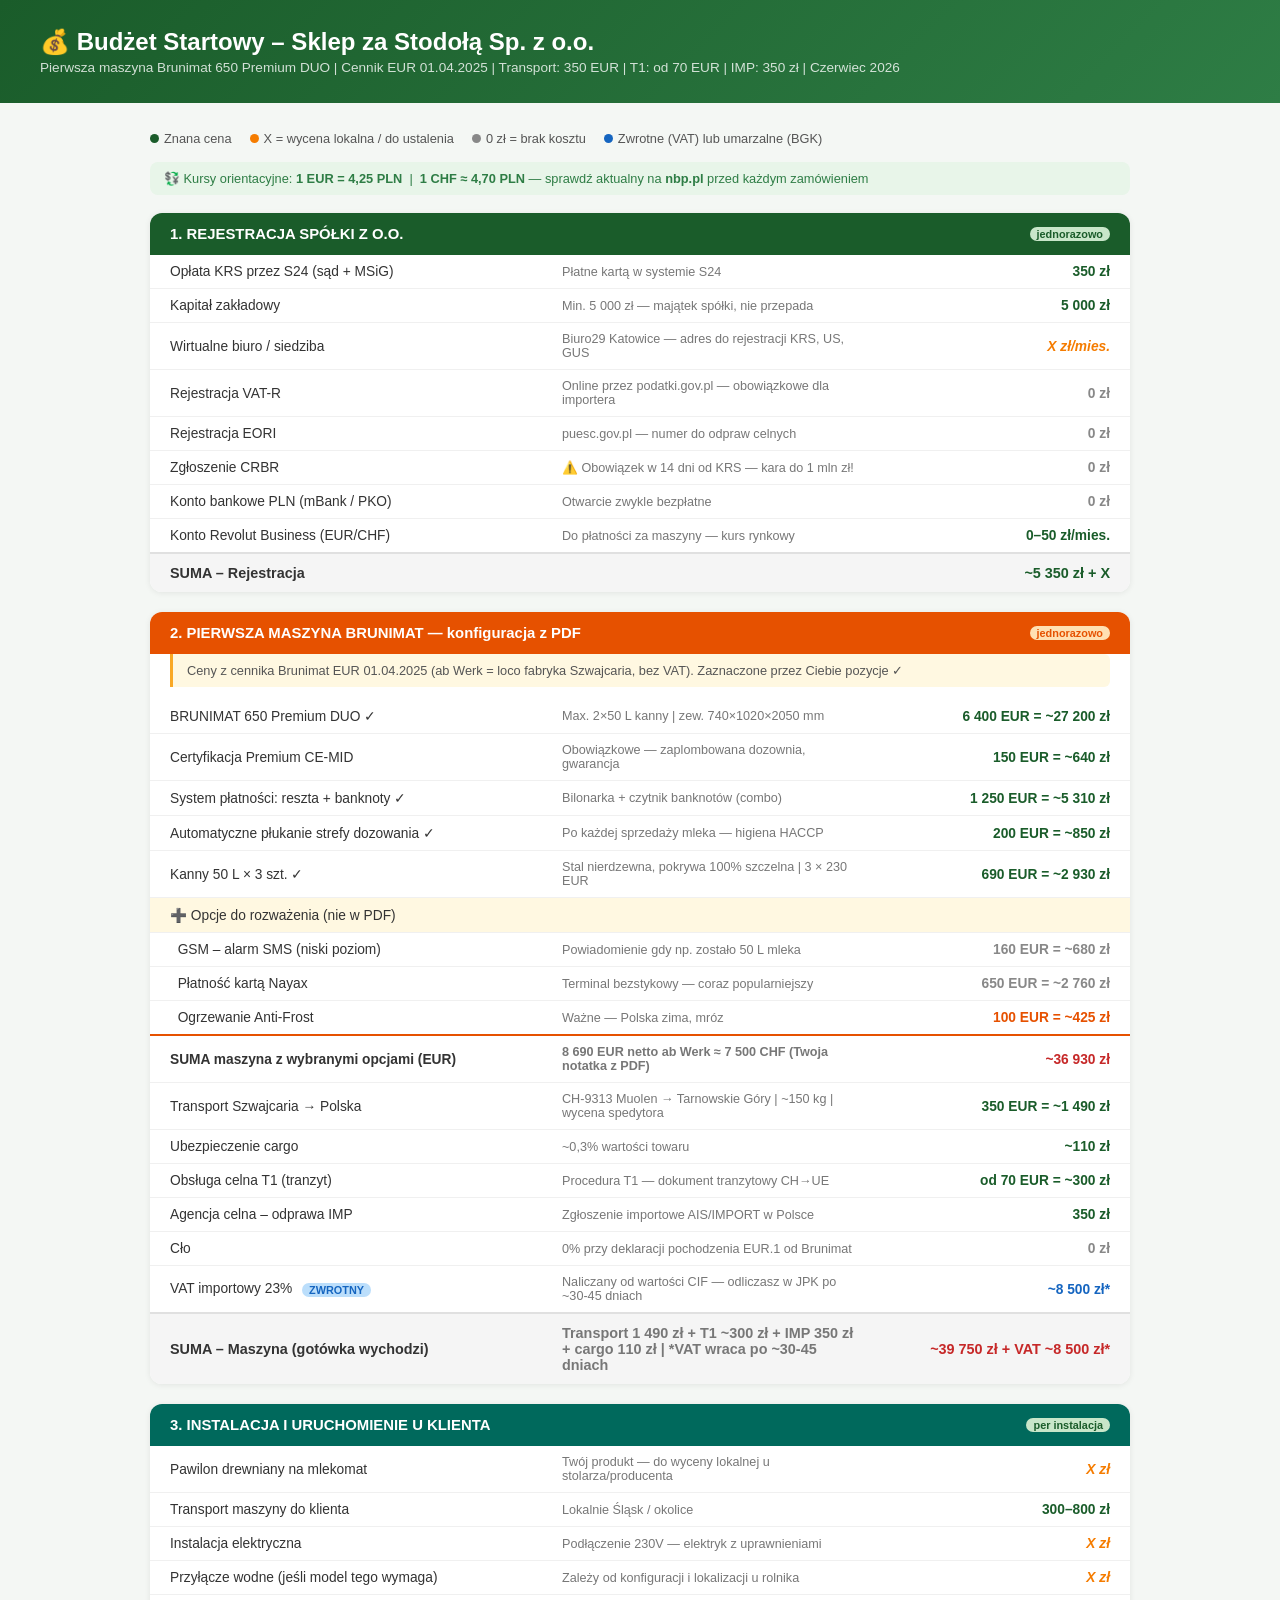
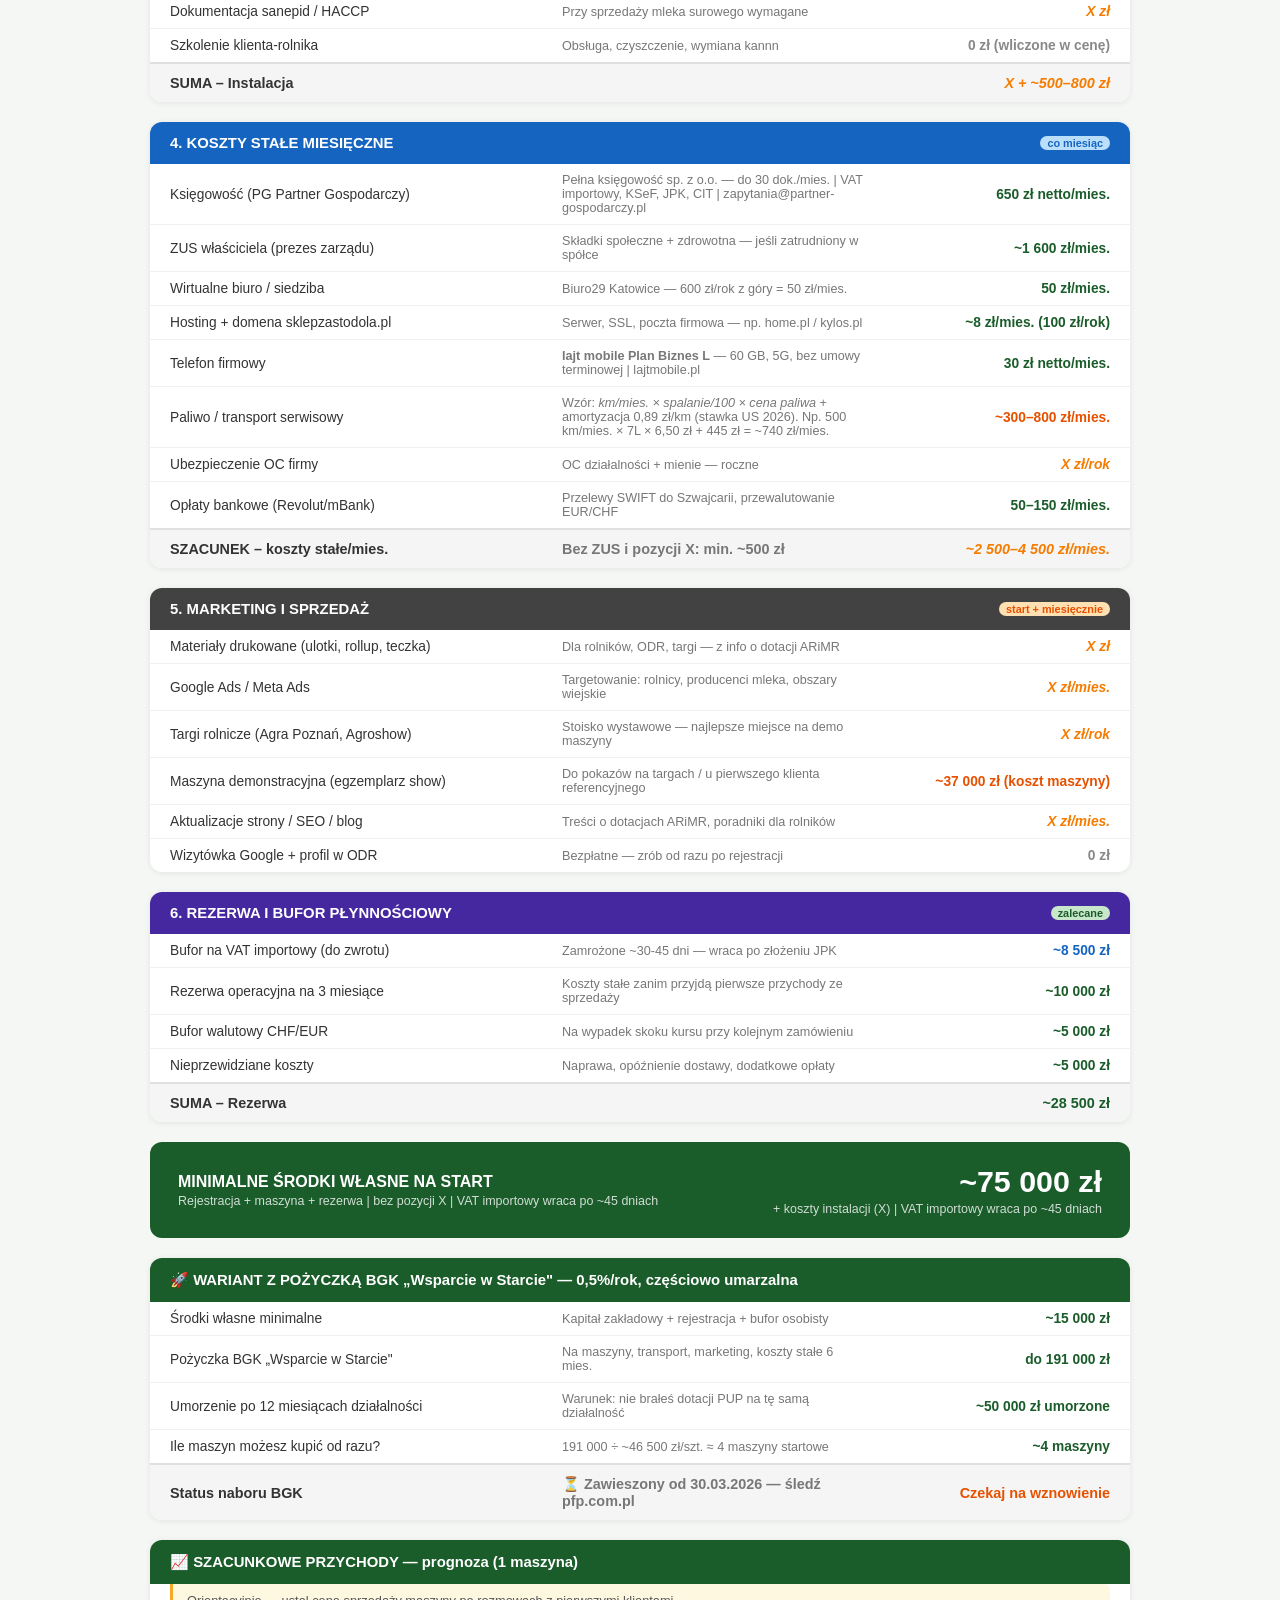
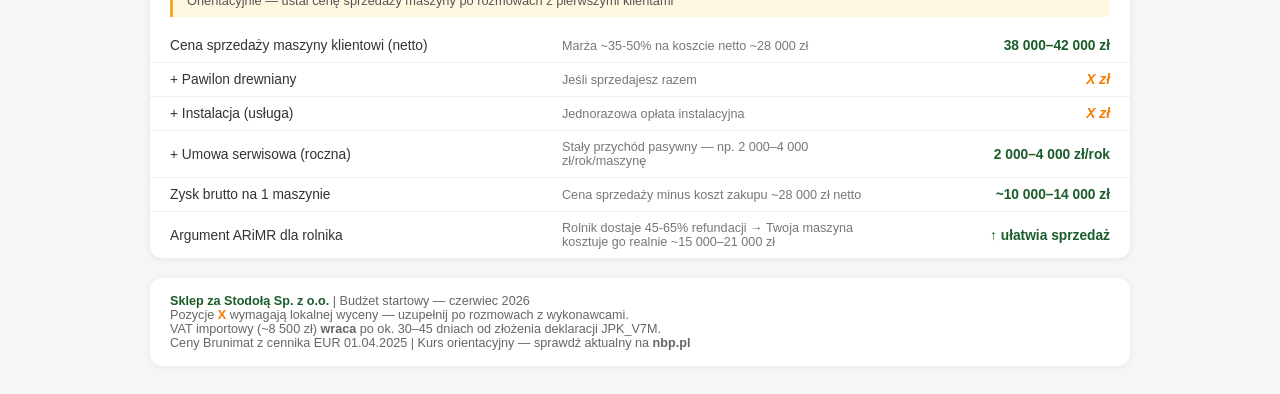
<file: budzet.html>
<!DOCTYPE html>
<html lang="pl">
<head>
<meta charset="UTF-8">
<meta name="viewport" content="width=device-width, initial-scale=1.0">
<title>Budżet Startowy – Sklep za Stodołą Sp. z o.o.</title>
<style>
* { box-sizing: border-box; margin: 0; padding: 0; }
body { font-family: 'Segoe UI', Arial, sans-serif; background: #f4f7f4; color: #222; font-size: 14px; }
.header { background: linear-gradient(135deg, #1a5c2a 0%, #2e7d45 100%); color: white; padding: 28px 40px; }
.header h1 { font-size: 1.5rem; font-weight: 700; }
.header .sub { font-size: 0.85rem; opacity: 0.8; margin-top: 4px; }
.container { max-width: 1020px; margin: 0 auto; padding: 28px 20px; }
.section { background: white; border-radius: 12px; margin-bottom: 20px; box-shadow: 0 1px 6px rgba(0,0,0,0.08); overflow: hidden; }
.section-header { padding: 13px 20px; font-weight: 700; font-size: 0.93rem; display: flex; justify-content: space-between; align-items: center; }
.sh-green  { background: #1a5c2a; color: white; }
.sh-amber  { background: #e65100; color: white; }
.sh-blue   { background: #1565c0; color: white; }
.sh-gray   { background: #424242; color: white; }
.sh-teal   { background: #00695c; color: white; }
.sh-purple { background: #4527a0; color: white; }
table { width: 100%; border-collapse: collapse; }
tr { border-bottom: 1px solid #f0f0f0; }
tr:last-child { border-bottom: none; }
tr:hover { background: #fafafa; }
td { padding: 9px 20px; font-size: 0.86rem; vertical-align: middle; }
td.label { color: #333; font-weight: 500; width: 40%; }
td.detail { color: #777; font-size: 0.79rem; width: 35%; }
td.price { text-align: right; font-weight: 700; width: 25%; white-space: nowrap; }
.pgreen  { color: #1a5c2a; }
.pred    { color: #c62828; }
.pamber  { color: #e65100; }
.pgray   { color: #888; }
.px      { color: #f57c00; font-style: italic; }
tr.sub  { background: #f5f5f5; border-top: 2px solid #e0e0e0; }
tr.sub td { font-weight: 700; font-size: 0.9rem; padding: 11px 20px; }
.tag { display: inline-block; font-size: 0.68rem; padding: 1px 7px; border-radius: 8px; margin-left: 6px; font-weight: 600; vertical-align: middle; }
.tag-green { background: #c8e6c9; color: #1a5c2a; }
.tag-amber { background: #ffe0b2; color: #e65100; }
.tag-red   { background: #ffcdd2; color: #c62828; }
.tag-blue  { background: #bbdefb; color: #1565c0; }
.total-box { background: #1a5c2a; color: white; border-radius: 12px; padding: 22px 28px; margin-bottom: 20px; display: flex; justify-content: space-between; align-items: center; }
.total-box .lbl { font-size: 1rem; font-weight: 600; }
.total-box .amt { font-size: 1.9rem; font-weight: 800; }
.total-box .s { font-size: 0.78rem; opacity: 0.8; margin-top: 3px; }
.note { background: #fff8e1; border-left: 3px solid #f9a825; padding: 9px 14px; font-size: 0.8rem; color: #555; margin: 0 20px 12px; border-radius: 0 6px 6px 0; }
.kurs { background: #e8f5e9; border-radius: 8px; padding: 9px 14px; font-size: 0.8rem; color: #2e7d45; margin-bottom: 18px; }
.legend { display: flex; gap: 18px; flex-wrap: wrap; margin-bottom: 16px; font-size: 0.8rem; color: #555; }
.legend span { display: flex; align-items: center; gap: 5px; }
.dot { width: 9px; height: 9px; border-radius: 50%; }
.footer { background: white; border-radius: 12px; padding: 16px 20px; font-size: 0.79rem; color: #666; box-shadow: 0 1px 6px rgba(0,0,0,0.06); }
</style>
</head>
<body>
<div class="header">
  <h1>💰 Budżet Startowy – Sklep za Stodołą Sp. z o.o.</h1>
  <div class="sub">Pierwsza maszyna Brunimat 650 Premium DUO | Cennik EUR 01.04.2025 | Transport: 350 EUR | T1: od 70 EUR | IMP: 350 zł | Czerwiec 2026</div>
</div>
<div class="container">

<div class="legend">
  <span><div class="dot" style="background:#1a5c2a"></div> Znana cena</span>
  <span><div class="dot" style="background:#f57c00"></div> X = wycena lokalna / do ustalenia</span>
  <span><div class="dot" style="background:#888"></div> 0 zł = brak kosztu</span>
  <span><div class="dot" style="background:#1565c0"></div> Zwrotne (VAT) lub umarzalne (BGK)</span>
</div>

<div class="kurs">
  💱 Kursy orientacyjne: <strong>1 EUR = 4,25 PLN</strong> &nbsp;|&nbsp; <strong>1 CHF ≈ 4,70 PLN</strong> — sprawdź aktualny na <strong>nbp.pl</strong> przed każdym zamówieniem
</div>

<!-- 1. REJESTRACJA -->
<div class="section">
  <div class="section-header sh-green">1. REJESTRACJA SPÓŁKI Z O.O. <span class="tag tag-green">jednorazowo</span></div>
  <table>
    <tr><td class="label">Opłata KRS przez S24 (sąd + MSiG)</td><td class="detail">Płatne kartą w systemie S24</td><td class="price pgreen">350 zł</td></tr>
    <tr><td class="label">Kapitał zakładowy</td><td class="detail">Min. 5 000 zł — majątek spółki, nie przepada</td><td class="price pgreen">5 000 zł</td></tr>
    <tr><td class="label">Wirtualne biuro / siedziba</td><td class="detail">Biuro29 Katowice — adres do rejestracji KRS, US, GUS</td><td class="price px">X zł/mies.</td></tr>
    <tr><td class="label">Rejestracja VAT-R</td><td class="detail">Online przez podatki.gov.pl — obowiązkowe dla importera</td><td class="price pgray">0 zł</td></tr>
    <tr><td class="label">Rejestracja EORI</td><td class="detail">puesc.gov.pl — numer do odpraw celnych</td><td class="price pgray">0 zł</td></tr>
    <tr><td class="label">Zgłoszenie CRBR</td><td class="detail">⚠️ Obowiązek w 14 dni od KRS — kara do 1 mln zł!</td><td class="price pgray">0 zł</td></tr>
    <tr><td class="label">Konto bankowe PLN (mBank / PKO)</td><td class="detail">Otwarcie zwykle bezpłatne</td><td class="price pgray">0 zł</td></tr>
    <tr><td class="label">Konto Revolut Business (EUR/CHF)</td><td class="detail">Do płatności za maszyny — kurs rynkowy</td><td class="price pgreen">0–50 zł/mies.</td></tr>
    <tr class="sub"><td class="label">SUMA – Rejestracja</td><td class="detail"></td><td class="price pgreen">~5 350 zł + X</td></tr>
  </table>
</div>

<!-- 2. PIERWSZA MASZYNA -->
<div class="section">
  <div class="section-header sh-amber">2. PIERWSZA MASZYNA BRUNIMAT — konfiguracja z PDF <span class="tag tag-amber">jednorazowo</span></div>
  <div class="note">Ceny z cennika Brunimat EUR 01.04.2025 (ab Werk = loco fabryka Szwajcaria, bez VAT). Zaznaczone przez Ciebie pozycje ✓</div>
  <table>
    <tr><td class="label">BRUNIMAT 650 Premium DUO ✓</td><td class="detail">Max. 2×50 L kanny | zew. 740×1020×2050 mm</td><td class="price pgreen">6 400 EUR = ~27 200 zł</td></tr>
    <tr><td class="label">Certyfikacja Premium CE-MID</td><td class="detail">Obowiązkowe — zaplombowana dozownia, gwarancja</td><td class="price pgreen">150 EUR = ~640 zł</td></tr>
    <tr><td class="label">System płatności: reszta + banknoty ✓</td><td class="detail">Bilonarka + czytnik banknotów (combo)</td><td class="price pgreen">1 250 EUR = ~5 310 zł</td></tr>
    <tr><td class="label">Automatyczne płukanie strefy dozowania ✓</td><td class="detail">Po każdej sprzedaży mleka — higiena HACCP</td><td class="price pgreen">200 EUR = ~850 zł</td></tr>
    <tr><td class="label">Kanny 50 L × 3 szt. ✓</td><td class="detail">Stal nierdzewna, pokrywa 100% szczelna | 3 × 230 EUR</td><td class="price pgreen">690 EUR = ~2 930 zł</td></tr>
    <tr style="background:#fff8e1"><td class="label">➕ Opcje do rozważenia (nie w PDF)</td><td class="detail"></td><td class="price"></td></tr>
    <tr><td class="label">&nbsp;&nbsp;GSM – alarm SMS (niski poziom)</td><td class="detail">Powiadomienie gdy np. zostało 50 L mleka</td><td class="price pgray">160 EUR = ~680 zł</td></tr>
    <tr><td class="label">&nbsp;&nbsp;Płatność kartą Nayax</td><td class="detail">Terminal bezstykowy — coraz popularniejszy</td><td class="price pgray">650 EUR = ~2 760 zł</td></tr>
    <tr><td class="label">&nbsp;&nbsp;Ogrzewanie Anti-Frost</td><td class="detail">Ważne — Polska zima, mróz</td><td class="price pamber">100 EUR = ~425 zł</td></tr>
    <tr style="border-top: 2px solid #e65100;"><td class="label"><strong>SUMA maszyna z wybranymi opcjami (EUR)</strong></td><td class="detail"><strong>8 690 EUR netto ab Werk ≈ 7 500 CHF (Twoja notatka z PDF)</strong></td><td class="price pred">~36 930 zł</td></tr>
    <tr><td class="label">Transport Szwajcaria → Polska</td><td class="detail">CH-9313 Muolen → Tarnowskie Góry | ~150 kg | wycena spedytora</td><td class="price pgreen">350 EUR = ~1 490 zł</td></tr>
    <tr><td class="label">Ubezpieczenie cargo</td><td class="detail">~0,3% wartości towaru</td><td class="price pgreen">~110 zł</td></tr>
    <tr><td class="label">Obsługa celna T1 (tranzyt)</td><td class="detail">Procedura T1 — dokument tranzytowy CH→UE</td><td class="price pgreen">od 70 EUR = ~300 zł</td></tr>
    <tr><td class="label">Agencja celna – odprawa IMP</td><td class="detail">Zgłoszenie importowe AIS/IMPORT w Polsce</td><td class="price pgreen">350 zł</td></tr>
    <tr><td class="label">Cło</td><td class="detail">0% przy deklaracji pochodzenia EUR.1 od Brunimat</td><td class="price pgray">0 zł</td></tr>
    <tr><td class="label">VAT importowy 23% <span class="tag tag-blue">ZWROTNY</span></td><td class="detail">Naliczany od wartości CIF — odliczasz w JPK po ~30-45 dniach</td><td class="price" style="color:#1565c0">~8 500 zł*</td></tr>
    <tr class="sub"><td class="label">SUMA – Maszyna (gotówka wychodzi)</td><td class="detail">Transport 1 490 zł + T1 ~300 zł + IMP 350 zł + cargo 110 zł | *VAT wraca po ~30-45 dniach</td><td class="price pred">~39 750 zł + VAT ~8 500 zł*</td></tr>
  </table>
</div>

<!-- 3. INSTALACJA -->
<div class="section">
  <div class="section-header sh-teal">3. INSTALACJA I URUCHOMIENIE U KLIENTA <span class="tag tag-green">per instalacja</span></div>
  <table>
    <tr><td class="label">Pawilon drewniany na mlekomat</td><td class="detail">Twój produkt — do wyceny lokalnej u stolarza/producenta</td><td class="price px">X zł</td></tr>
    <tr><td class="label">Transport maszyny do klienta</td><td class="detail">Lokalnie Śląsk / okolice</td><td class="price pgreen">300–800 zł</td></tr>
    <tr><td class="label">Instalacja elektryczna</td><td class="detail">Podłączenie 230V — elektryk z uprawnieniami</td><td class="price px">X zł</td></tr>
    <tr><td class="label">Przyłącze wodne (jeśli model tego wymaga)</td><td class="detail">Zależy od konfiguracji i lokalizacji u rolnika</td><td class="price px">X zł</td></tr>
    <tr><td class="label">Dokumentacja sanepid / HACCP</td><td class="detail">Przy sprzedaży mleka surowego wymagane</td><td class="price px">X zł</td></tr>
    <tr><td class="label">Szkolenie klienta-rolnika</td><td class="detail">Obsługa, czyszczenie, wymiana kannn</td><td class="price pgray">0 zł (wliczone w cenę)</td></tr>
    <tr class="sub"><td class="label">SUMA – Instalacja</td><td class="detail"></td><td class="price px">X + ~500–800 zł</td></tr>
  </table>
</div>

<!-- 4. KOSZTY STAŁE -->
<div class="section">
  <div class="section-header sh-blue">4. KOSZTY STAŁE MIESIĘCZNE <span class="tag tag-blue">co miesiąc</span></div>
  <table>
    <tr><td class="label">Księgowość (PG Partner Gospodarczy)</td><td class="detail">Pełna księgowość sp. z o.o. — do 30 dok./mies. | VAT importowy, KSeF, JPK, CIT | zapytania@partner-gospodarczy.pl</td><td class="price pgreen">650 zł netto/mies.</td></tr>
    <tr><td class="label">ZUS właściciela (prezes zarządu)</td><td class="detail">Składki społeczne + zdrowotna — jeśli zatrudniony w spółce</td><td class="price pgreen">~1 600 zł/mies.</td></tr>
    <tr><td class="label">Wirtualne biuro / siedziba</td><td class="detail">Biuro29 Katowice — 600 zł/rok z góry = 50 zł/mies.</td><td class="price pgreen">50 zł/mies.</td></tr>
    <tr><td class="label">Hosting + domena sklepzastodola.pl</td><td class="detail">Serwer, SSL, poczta firmowa — np. home.pl / kylos.pl</td><td class="price pgreen">~8 zł/mies. (100 zł/rok)</td></tr>
    <tr><td class="label">Telefon firmowy</td><td class="detail"><strong>lajt mobile Plan Biznes L</strong> — 60 GB, 5G, bez umowy terminowej | lajtmobile.pl</td><td class="price pgreen">30 zł netto/mies.</td></tr>
    <tr><td class="label">Paliwo / transport serwisowy</td><td class="detail">Wzór: <em>km/mies. × spalanie/100 × cena paliwa</em> + amortyzacja 0,89 zł/km (stawka US 2026). Np. 500 km/mies. × 7L × 6,50 zł + 445 zł = ~740 zł/mies.</td><td class="price pamber">~300–800 zł/mies.</td></tr>
    <tr><td class="label">Ubezpieczenie OC firmy</td><td class="detail">OC działalności + mienie — roczne</td><td class="price px">X zł/rok</td></tr>
    <tr><td class="label">Opłaty bankowe (Revolut/mBank)</td><td class="detail">Przelewy SWIFT do Szwajcarii, przewalutowanie EUR/CHF</td><td class="price pgreen">50–150 zł/mies.</td></tr>
    <tr class="sub"><td class="label">SZACUNEK – koszty stałe/mies.</td><td class="detail">Bez ZUS i pozycji X: min. ~500 zł</td><td class="price px">~2 500–4 500 zł/mies.</td></tr>
  </table>
</div>

<!-- 5. MARKETING -->
<div class="section">
  <div class="section-header sh-gray">5. MARKETING I SPRZEDAŻ <span class="tag tag-amber">start + miesięcznie</span></div>
  <table>
    <tr><td class="label">Materiały drukowane (ulotki, rollup, teczka)</td><td class="detail">Dla rolników, ODR, targi — z info o dotacji ARiMR</td><td class="price px">X zł</td></tr>
    <tr><td class="label">Google Ads / Meta Ads</td><td class="detail">Targetowanie: rolnicy, producenci mleka, obszary wiejskie</td><td class="price px">X zł/mies.</td></tr>
    <tr><td class="label">Targi rolnicze (Agra Poznań, Agroshow)</td><td class="detail">Stoisko wystawowe — najlepsze miejsce na demo maszyny</td><td class="price px">X zł/rok</td></tr>
    <tr><td class="label">Maszyna demonstracyjna (egzemplarz show)</td><td class="detail">Do pokazów na targach / u pierwszego klienta referencyjnego</td><td class="price pamber">~37 000 zł (koszt maszyny)</td></tr>
    <tr><td class="label">Aktualizacje strony / SEO / blog</td><td class="detail">Treści o dotacjach ARiMR, poradniki dla rolników</td><td class="price px">X zł/mies.</td></tr>
    <tr><td class="label">Wizytówka Google + profil w ODR</td><td class="detail">Bezpłatne — zrób od razu po rejestracji</td><td class="price pgray">0 zł</td></tr>
  </table>
</div>

<!-- 6. REZERWA -->
<div class="section">
  <div class="section-header sh-purple">6. REZERWA I BUFOR PŁYNNOŚCIOWY <span class="tag tag-green">zalecane</span></div>
  <table>
    <tr><td class="label">Bufor na VAT importowy (do zwrotu)</td><td class="detail">Zamrożone ~30-45 dni — wraca po złożeniu JPK</td><td class="price" style="color:#1565c0">~8 500 zł</td></tr>
    <tr><td class="label">Rezerwa operacyjna na 3 miesiące</td><td class="detail">Koszty stałe zanim przyjdą pierwsze przychody ze sprzedaży</td><td class="price pgreen">~10 000 zł</td></tr>
    <tr><td class="label">Bufor walutowy CHF/EUR</td><td class="detail">Na wypadek skoku kursu przy kolejnym zamówieniu</td><td class="price pgreen">~5 000 zł</td></tr>
    <tr><td class="label">Nieprzewidziane koszty</td><td class="detail">Naprawa, opóźnienie dostawy, dodatkowe opłaty</td><td class="price pgreen">~5 000 zł</td></tr>
    <tr class="sub"><td class="label">SUMA – Rezerwa</td><td class="detail"></td><td class="price pgreen">~28 500 zł</td></tr>
  </table>
</div>

<!-- TOTAL -->
<div class="total-box">
  <div>
    <div class="lbl">MINIMALNE ŚRODKI WŁASNE NA START</div>
    <div class="s">Rejestracja + maszyna + rezerwa | bez pozycji X | VAT importowy wraca po ~45 dniach</div>
  </div>
  <div style="text-align:right">
    <div class="amt">~75 000 zł</div>
    <div class="s">+ koszty instalacji (X) | VAT importowy wraca po ~45 dniach</div>
  </div>
</div>

<!-- WARIANT BGK -->
<div class="section">
  <div class="section-header sh-green">🚀 WARIANT Z POŻYCZKĄ BGK „Wsparcie w Starcie" — 0,5%/rok, częściowo umarzalna</div>
  <table>
    <tr><td class="label">Środki własne minimalne</td><td class="detail">Kapitał zakładowy + rejestracja + bufor osobisty</td><td class="price pgreen">~15 000 zł</td></tr>
    <tr><td class="label">Pożyczka BGK „Wsparcie w Starcie"</td><td class="detail">Na maszyny, transport, marketing, koszty stałe 6 mies.</td><td class="price pgreen">do 191 000 zł</td></tr>
    <tr><td class="label">Umorzenie po 12 miesiącach działalności</td><td class="detail">Warunek: nie brałeś dotacji PUP na tę samą działalność</td><td class="price pgreen">~50 000 zł umorzone</td></tr>
    <tr><td class="label">Ile maszyn możesz kupić od razu?</td><td class="detail">191 000 ÷ ~46 500 zł/szt. ≈ 4 maszyny startowe</td><td class="price pgreen">~4 maszyny</td></tr>
    <tr class="sub"><td class="label">Status naboru BGK</td><td class="detail">⏳ Zawieszony od 30.03.2026 — śledź pfp.com.pl</td><td class="price pamber">Czekaj na wznowienie</td></tr>
  </table>
</div>

<!-- PRZYCHODY (prognoza) -->
<div class="section">
  <div class="section-header sh-green">📈 SZACUNKOWE PRZYCHODY — prognoza (1 maszyna)</div>
  <div class="note">Orientacyjnie — ustal cenę sprzedaży maszyny po rozmowach z pierwszymi klientami</div>
  <table>
    <tr><td class="label">Cena sprzedaży maszyny klientowi (netto)</td><td class="detail">Marża ~35-50% na koszcie netto ~28 000 zł</td><td class="price pgreen">38 000–42 000 zł</td></tr>
    <tr><td class="label">+ Pawilon drewniany</td><td class="detail">Jeśli sprzedajesz razem</td><td class="price px">X zł</td></tr>
    <tr><td class="label">+ Instalacja (usługa)</td><td class="detail">Jednorazowa opłata instalacyjna</td><td class="price px">X zł</td></tr>
    <tr><td class="label">+ Umowa serwisowa (roczna)</td><td class="detail">Stały przychód pasywny — np. 2 000–4 000 zł/rok/maszynę</td><td class="price pgreen">2 000–4 000 zł/rok</td></tr>
    <tr><td class="label">Zysk brutto na 1 maszynie</td><td class="detail">Cena sprzedaży minus koszt zakupu ~28 000 zł netto</td><td class="price pgreen">~10 000–14 000 zł</td></tr>
    <tr><td class="label">Argument ARiMR dla rolnika</td><td class="detail">Rolnik dostaje 45-65% refundacji → Twoja maszyna kosztuje go realnie ~15 000–21 000 zł</td><td class="price pgreen">↑ ułatwia sprzedaż</td></tr>
  </table>
</div>

<div class="footer">
  <strong style="color:#1a5c2a">Sklep za Stodołą Sp. z o.o.</strong> | Budżet startowy — czerwiec 2026<br>
  Pozycje <strong style="color:#f57c00">X</strong> wymagają lokalnej wyceny — uzupełnij po rozmowach z wykonawcami.<br>
  VAT importowy (~8 500 zł) <strong>wraca</strong> po ok. 30–45 dniach od złożenia deklaracji JPK_V7M.<br>
  Ceny Brunimat z cennika EUR 01.04.2025 | Kurs orientacyjny — sprawdź aktualny na <strong>nbp.pl</strong>
</div>

</div>
</body>
</html>
</file>
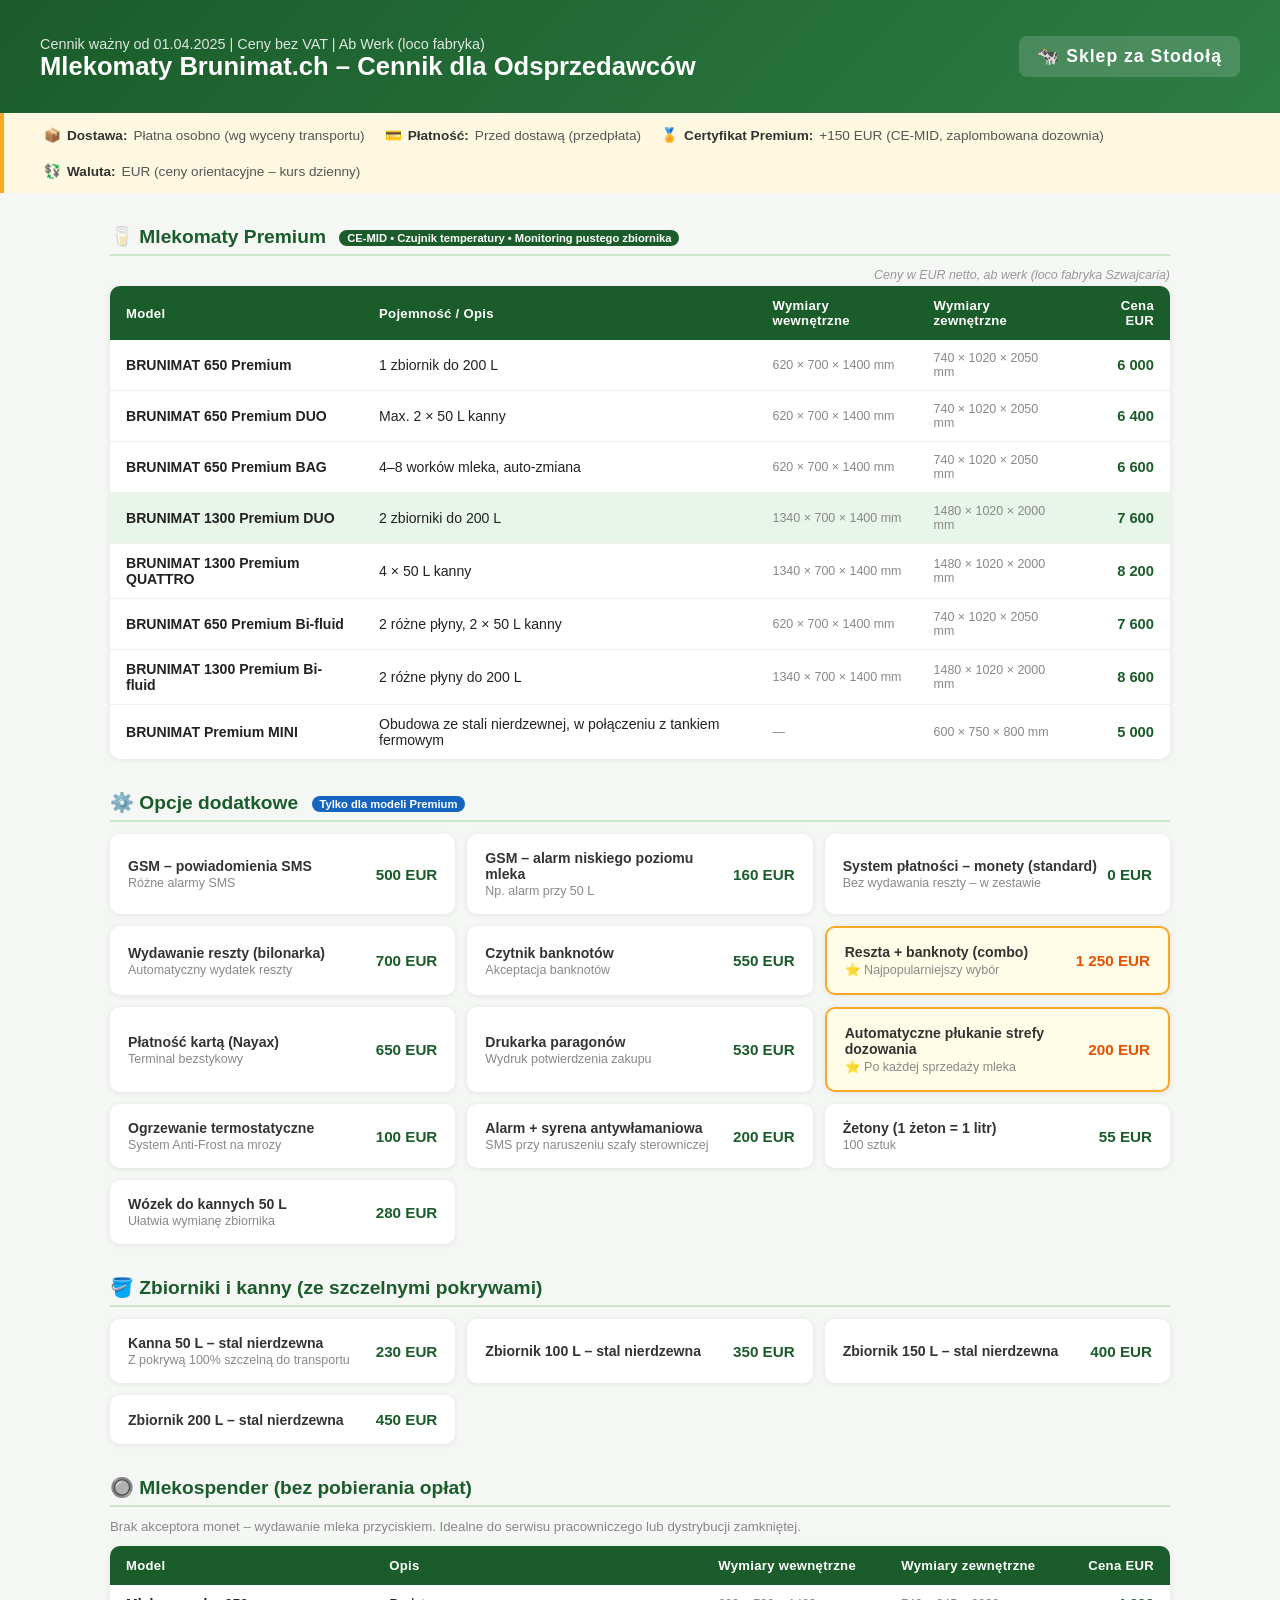
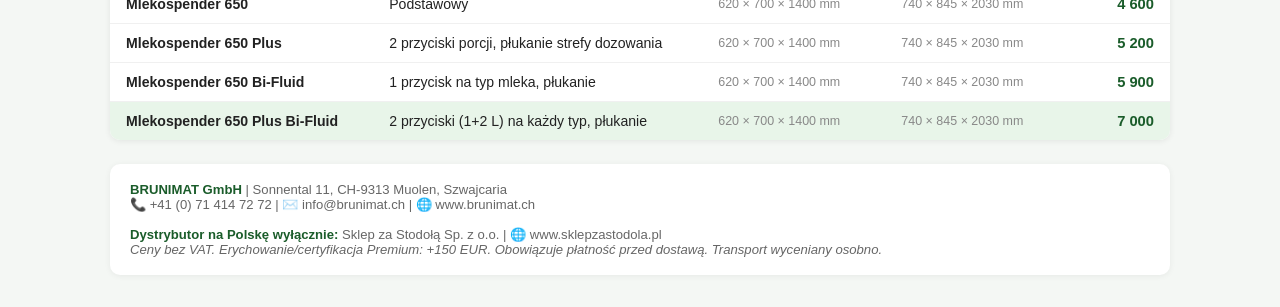
<file: cennik.html>
<!DOCTYPE html>
<html lang="pl">
<head>
<meta charset="UTF-8">
<meta name="viewport" content="width=device-width, initial-scale=1.0">
<title>Cennik Brunimat – Mlekomaty | Sklep za Stodołą</title>
<style>
  * { box-sizing: border-box; margin: 0; padding: 0; }
  body { font-family: 'Segoe UI', Arial, sans-serif; background: #f4f7f4; color: #222; }
  
  .header {
    background: linear-gradient(135deg, #1a5c2a 0%, #2e7d45 100%);
    color: white; padding: 32px 40px; display: flex;
    justify-content: space-between; align-items: center;
  }
  .header h1 { font-size: 1.6rem; font-weight: 700; }
  .header .sub { font-size: 0.9rem; opacity: 0.85; margin-top: 4px; }
  .logo { font-size: 1.1rem; font-weight: 800; letter-spacing: 1px;
    background: rgba(255,255,255,0.15); padding: 10px 18px; border-radius: 8px; }

  .notice {
    background: #fff8e1; border-left: 4px solid #f9a825;
    padding: 14px 40px; font-size: 0.85rem; color: #555;
    display: flex; gap: 20px; flex-wrap: wrap;
  }
  .notice span { display: flex; align-items: center; gap: 6px; }
  .notice strong { color: #333; }

  .container { max-width: 1100px; margin: 0 auto; padding: 32px 20px; }

  h2 { font-size: 1.2rem; color: #1a5c2a; margin: 32px 0 12px;
    padding-bottom: 6px; border-bottom: 2px solid #c8e6c9; }
  h2:first-of-type { margin-top: 0; }

  .badge { display: inline-block; background: #1a5c2a; color: white;
    font-size: 0.7rem; padding: 2px 8px; border-radius: 10px;
    margin-left: 8px; vertical-align: middle; font-weight: 600; }
  .badge.blue { background: #1565c0; }

  table { width: 100%; border-collapse: collapse; margin-bottom: 8px;
    background: white; border-radius: 10px; overflow: hidden;
    box-shadow: 0 1px 6px rgba(0,0,0,0.08); }
  thead tr { background: #1a5c2a; color: white; }
  thead th { padding: 12px 16px; text-align: left; font-size: 0.82rem;
    font-weight: 600; letter-spacing: 0.3px; }
  thead th.right { text-align: right; }
  tbody tr { border-bottom: 1px solid #f0f0f0; transition: background 0.15s; }
  tbody tr:hover { background: #f1f8f2; }
  tbody tr:last-child { border-bottom: none; }
  td { padding: 11px 16px; font-size: 0.88rem; }
  td.price { text-align: right; font-weight: 700; color: #1a5c2a;
    white-space: nowrap; font-size: 0.92rem; }
  td.desc { color: #666; font-size: 0.8rem; }
  .dim { color: #888; font-size: 0.78rem; margin-top: 2px; }
  .highlight { background: #e8f5e9 !important; }

  .options-grid { display: grid; grid-template-columns: repeat(auto-fill, minmax(280px, 1fr));
    gap: 12px; margin-bottom: 8px; }
  .option-card { background: white; border-radius: 10px; padding: 16px 18px;
    box-shadow: 0 1px 6px rgba(0,0,0,0.08); display: flex;
    justify-content: space-between; align-items: center; gap: 10px; }
  .option-card .name { font-size: 0.88rem; font-weight: 600; color: #333; }
  .option-card .detail { font-size: 0.78rem; color: #888; margin-top: 2px; }
  .option-card .p { font-weight: 800; color: #1a5c2a; white-space: nowrap;
    font-size: 0.95rem; }
  .option-card.selected { border: 2px solid #f9a825; background: #fffde7; }
  .option-card.selected .p { color: #e65100; }

  .footer-note { background: white; border-radius: 10px; padding: 18px 20px;
    font-size: 0.82rem; color: #666; margin-top: 24px;
    box-shadow: 0 1px 6px rgba(0,0,0,0.06); }
  .footer-note strong { color: #1a5c2a; }

  .currency-note { text-align: right; font-size: 0.78rem; color: #999;
    margin-bottom: 4px; font-style: italic; }
</style>
</head>
<body>

<div class="header">
  <div>
    <div class="sub">Cennik ważny od 01.04.2025 | Ceny bez VAT | Ab Werk (loco fabryka)</div>
    <h1>Mlekomaty Brunimat.ch – Cennik dla Odsprzedawców</h1>
  </div>
  <div class="logo">🐄 Sklep za Stodołą</div>
</div>

<div class="notice">
  <span>📦 <strong>Dostawa:</strong> Płatna osobno (wg wyceny transportu)</span>
  <span>💳 <strong>Płatność:</strong> Przed dostawą (przedpłata)</span>
  <span>🏅 <strong>Certyfikat Premium:</strong> +150 EUR (CE-MID, zaplombowana dozownia)</span>
  <span>💱 <strong>Waluta:</strong> EUR (ceny orientacyjne – kurs dzienny)</span>
</div>

<div class="container">

  <!-- MLEKOMATY PREMIUM -->
  <h2>🥛 Mlekomaty Premium <span class="badge">CE-MID • Czujnik temperatury • Monitoring pustego zbiornika</span></h2>
  <div class="currency-note">Ceny w EUR netto, ab werk (loco fabryka Szwajcaria)</div>
  <table>
    <thead>
      <tr>
        <th>Model</th>
        <th>Pojemność / Opis</th>
        <th>Wymiary wewnętrzne</th>
        <th>Wymiary zewnętrzne</th>
        <th class="right">Cena EUR</th>
      </tr>
    </thead>
    <tbody>
      <tr>
        <td><strong>BRUNIMAT 650 Premium</strong></td>
        <td>1 zbiornik do 200 L</td>
        <td class="dim">620 × 700 × 1400 mm</td>
        <td class="dim">740 × 1020 × 2050 mm</td>
        <td class="price">6 000</td>
      </tr>
      <tr>
        <td><strong>BRUNIMAT 650 Premium DUO</strong></td>
        <td>Max. 2 × 50 L kanny</td>
        <td class="dim">620 × 700 × 1400 mm</td>
        <td class="dim">740 × 1020 × 2050 mm</td>
        <td class="price">6 400</td>
      </tr>
      <tr>
        <td><strong>BRUNIMAT 650 Premium BAG</strong></td>
        <td>4–8 worków mleka, auto-zmiana</td>
        <td class="dim">620 × 700 × 1400 mm</td>
        <td class="dim">740 × 1020 × 2050 mm</td>
        <td class="price">6 600</td>
      </tr>
      <tr class="highlight">
        <td><strong>BRUNIMAT 1300 Premium DUO</strong></td>
        <td>2 zbiorniki do 200 L</td>
        <td class="dim">1340 × 700 × 1400 mm</td>
        <td class="dim">1480 × 1020 × 2000 mm</td>
        <td class="price">7 600</td>
      </tr>
      <tr>
        <td><strong>BRUNIMAT 1300 Premium QUATTRO</strong></td>
        <td>4 × 50 L kanny</td>
        <td class="dim">1340 × 700 × 1400 mm</td>
        <td class="dim">1480 × 1020 × 2000 mm</td>
        <td class="price">8 200</td>
      </tr>
      <tr>
        <td><strong>BRUNIMAT 650 Premium Bi-fluid</strong></td>
        <td>2 różne płyny, 2 × 50 L kanny</td>
        <td class="dim">620 × 700 × 1400 mm</td>
        <td class="dim">740 × 1020 × 2050 mm</td>
        <td class="price">7 600</td>
      </tr>
      <tr>
        <td><strong>BRUNIMAT 1300 Premium Bi-fluid</strong></td>
        <td>2 różne płyny do 200 L</td>
        <td class="dim">1340 × 700 × 1400 mm</td>
        <td class="dim">1480 × 1020 × 2000 mm</td>
        <td class="price">8 600</td>
      </tr>
      <tr>
        <td><strong>BRUNIMAT Premium MINI</strong></td>
        <td>Obudowa ze stali nierdzewnej, w połączeniu z tankiem fermowym</td>
        <td class="dim">—</td>
        <td class="dim">600 × 750 × 800 mm</td>
        <td class="price">5 000</td>
      </tr>
    </tbody>
  </table>

  <!-- OPCJE DODATKOWE -->
  <h2>⚙️ Opcje dodatkowe <span class="badge blue">Tylko dla modeli Premium</span></h2>

  <div class="options-grid">
    <div class="option-card">
      <div>
        <div class="name">GSM – powiadomienia SMS</div>
        <div class="detail">Różne alarmy SMS</div>
      </div>
      <div class="p">500 EUR</div>
    </div>
    <div class="option-card">
      <div>
        <div class="name">GSM – alarm niskiego poziomu mleka</div>
        <div class="detail">Np. alarm przy 50 L</div>
      </div>
      <div class="p">160 EUR</div>
    </div>
    <div class="option-card">
      <div>
        <div class="name">System płatności – monety (standard)</div>
        <div class="detail">Bez wydawania reszty – w zestawie</div>
      </div>
      <div class="p">0 EUR</div>
    </div>
    <div class="option-card">
      <div>
        <div class="name">Wydawanie reszty (bilonarka)</div>
        <div class="detail">Automatyczny wydatek reszty</div>
      </div>
      <div class="p">700 EUR</div>
    </div>
    <div class="option-card">
      <div>
        <div class="name">Czytnik banknotów</div>
        <div class="detail">Akceptacja banknotów</div>
      </div>
      <div class="p">550 EUR</div>
    </div>
    <div class="option-card selected">
      <div>
        <div class="name">Reszta + banknoty (combo)</div>
        <div class="detail">⭐ Najpopularniejszy wybór</div>
      </div>
      <div class="p">1 250 EUR</div>
    </div>
    <div class="option-card">
      <div>
        <div class="name">Płatność kartą (Nayax)</div>
        <div class="detail">Terminal bezstykowy</div>
      </div>
      <div class="p">650 EUR</div>
    </div>
    <div class="option-card">
      <div>
        <div class="name">Drukarka paragonów</div>
        <div class="detail">Wydruk potwierdzenia zakupu</div>
      </div>
      <div class="p">530 EUR</div>
    </div>
    <div class="option-card selected">
      <div>
        <div class="name">Automatyczne płukanie strefy dozowania</div>
        <div class="detail">⭐ Po każdej sprzedaży mleka</div>
      </div>
      <div class="p">200 EUR</div>
    </div>
    <div class="option-card">
      <div>
        <div class="name">Ogrzewanie termostatyczne</div>
        <div class="detail">System Anti-Frost na mrozy</div>
      </div>
      <div class="p">100 EUR</div>
    </div>
    <div class="option-card">
      <div>
        <div class="name">Alarm + syrena antywłamaniowa</div>
        <div class="detail">SMS przy naruszeniu szafy sterowniczej</div>
      </div>
      <div class="p">200 EUR</div>
    </div>
    <div class="option-card">
      <div>
        <div class="name">Żetony (1 żeton = 1 litr)</div>
        <div class="detail">100 sztuk</div>
      </div>
      <div class="p">55 EUR</div>
    </div>
    <div class="option-card">
      <div>
        <div class="name">Wózek do kannych 50 L</div>
        <div class="detail">Ułatwia wymianę zbiornika</div>
      </div>
      <div class="p">280 EUR</div>
    </div>
  </div>

  <!-- ZBIORNIKI -->
  <h2>🪣 Zbiorniki i kanny (ze szczelnymi pokrywami)</h2>
  <div class="options-grid">
    <div class="option-card">
      <div><div class="name">Kanna 50 L – stal nierdzewna</div><div class="detail">Z pokrywą 100% szczelną do transportu</div></div>
      <div class="p">230 EUR</div>
    </div>
    <div class="option-card">
      <div><div class="name">Zbiornik 100 L – stal nierdzewna</div></div>
      <div class="p">350 EUR</div>
    </div>
    <div class="option-card">
      <div><div class="name">Zbiornik 150 L – stal nierdzewna</div></div>
      <div class="p">400 EUR</div>
    </div>
    <div class="option-card">
      <div><div class="name">Zbiornik 200 L – stal nierdzewna</div></div>
      <div class="p">450 EUR</div>
    </div>
  </div>

  <!-- MLEKOSPENDER -->
  <h2>🔘 Mlekospender (bez pobierania opłat)</h2>
  <p style="font-size:0.83rem;color:#888;margin-bottom:12px;">Brak akceptora monet – wydawanie mleka przyciskiem. Idealne do serwisu pracowniczego lub dystrybucji zamkniętej.</p>
  <table>
    <thead>
      <tr>
        <th>Model</th>
        <th>Opis</th>
        <th>Wymiary wewnętrzne</th>
        <th>Wymiary zewnętrzne</th>
        <th class="right">Cena EUR</th>
      </tr>
    </thead>
    <tbody>
      <tr>
        <td><strong>Mlekospender 650</strong></td>
        <td>Podstawowy</td>
        <td class="dim">620 × 700 × 1400 mm</td>
        <td class="dim">740 × 845 × 2030 mm</td>
        <td class="price">4 600</td>
      </tr>
      <tr>
        <td><strong>Mlekospender 650 Plus</strong></td>
        <td>2 przyciski porcji, płukanie strefy dozowania</td>
        <td class="dim">620 × 700 × 1400 mm</td>
        <td class="dim">740 × 845 × 2030 mm</td>
        <td class="price">5 200</td>
      </tr>
      <tr>
        <td><strong>Mlekospender 650 Bi-Fluid</strong></td>
        <td>1 przycisk na typ mleka, płukanie</td>
        <td class="dim">620 × 700 × 1400 mm</td>
        <td class="dim">740 × 845 × 2030 mm</td>
        <td class="price">5 900</td>
      </tr>
      <tr class="highlight">
        <td><strong>Mlekospender 650 Plus Bi-Fluid</strong></td>
        <td>2 przyciski (1+2 L) na każdy typ, płukanie</td>
        <td class="dim">620 × 700 × 1400 mm</td>
        <td class="dim">740 × 845 × 2030 mm</td>
        <td class="price">7 000</td>
      </tr>
    </tbody>
  </table>

  <div class="footer-note">
    <strong>BRUNIMAT GmbH</strong> | Sonnental 11, CH-9313 Muolen, Szwajcaria<br>
    📞 +41 (0) 71 414 72 72 | ✉️ info@brunimat.ch | 🌐 www.brunimat.ch<br><br>
    <strong>Dystrybutor na Polskę wyłącznie:</strong> Sklep za Stodołą Sp. z o.o. | 🌐 www.sklepzastodola.pl<br>
    <em>Ceny bez VAT. Erychowanie/certyfikacja Premium: +150 EUR. Obowiązuje płatność przed dostawą. Transport wyceniany osobno.</em>
  </div>

</div>
</body>
</html>
</file>
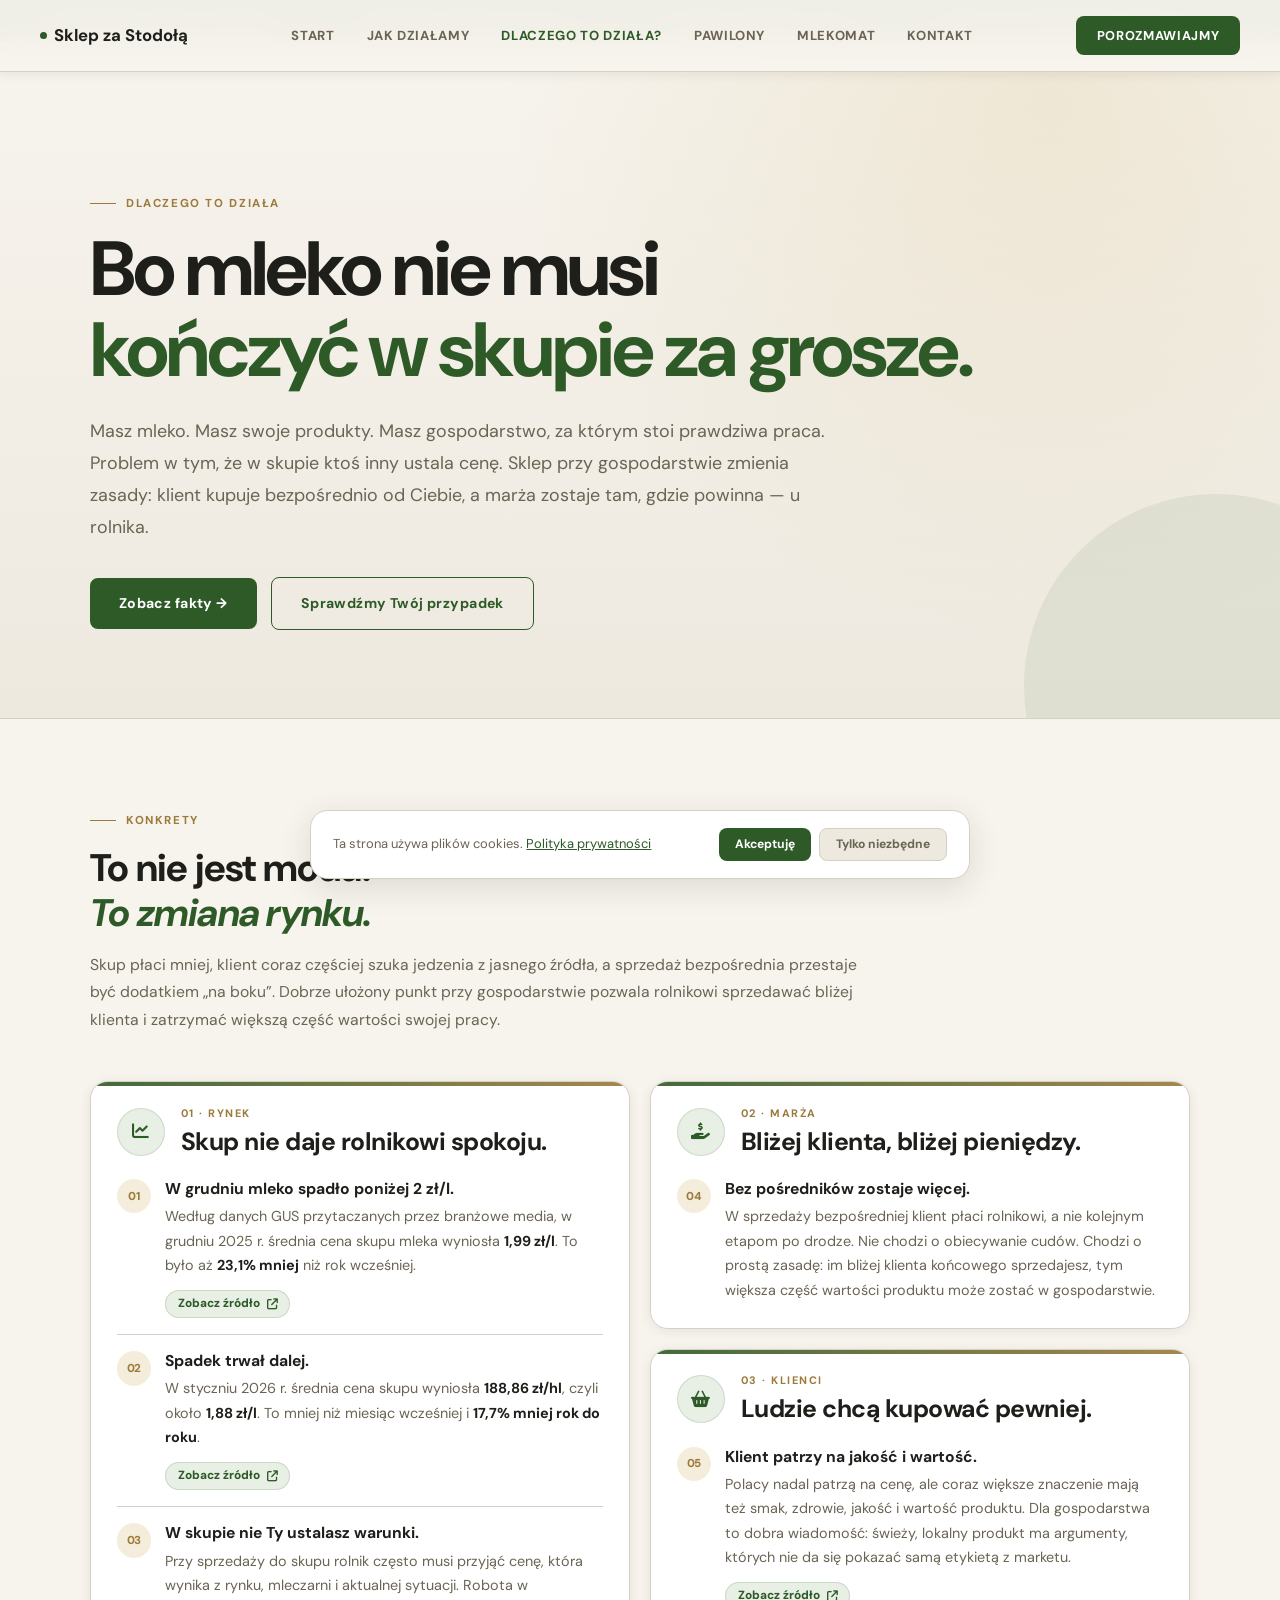
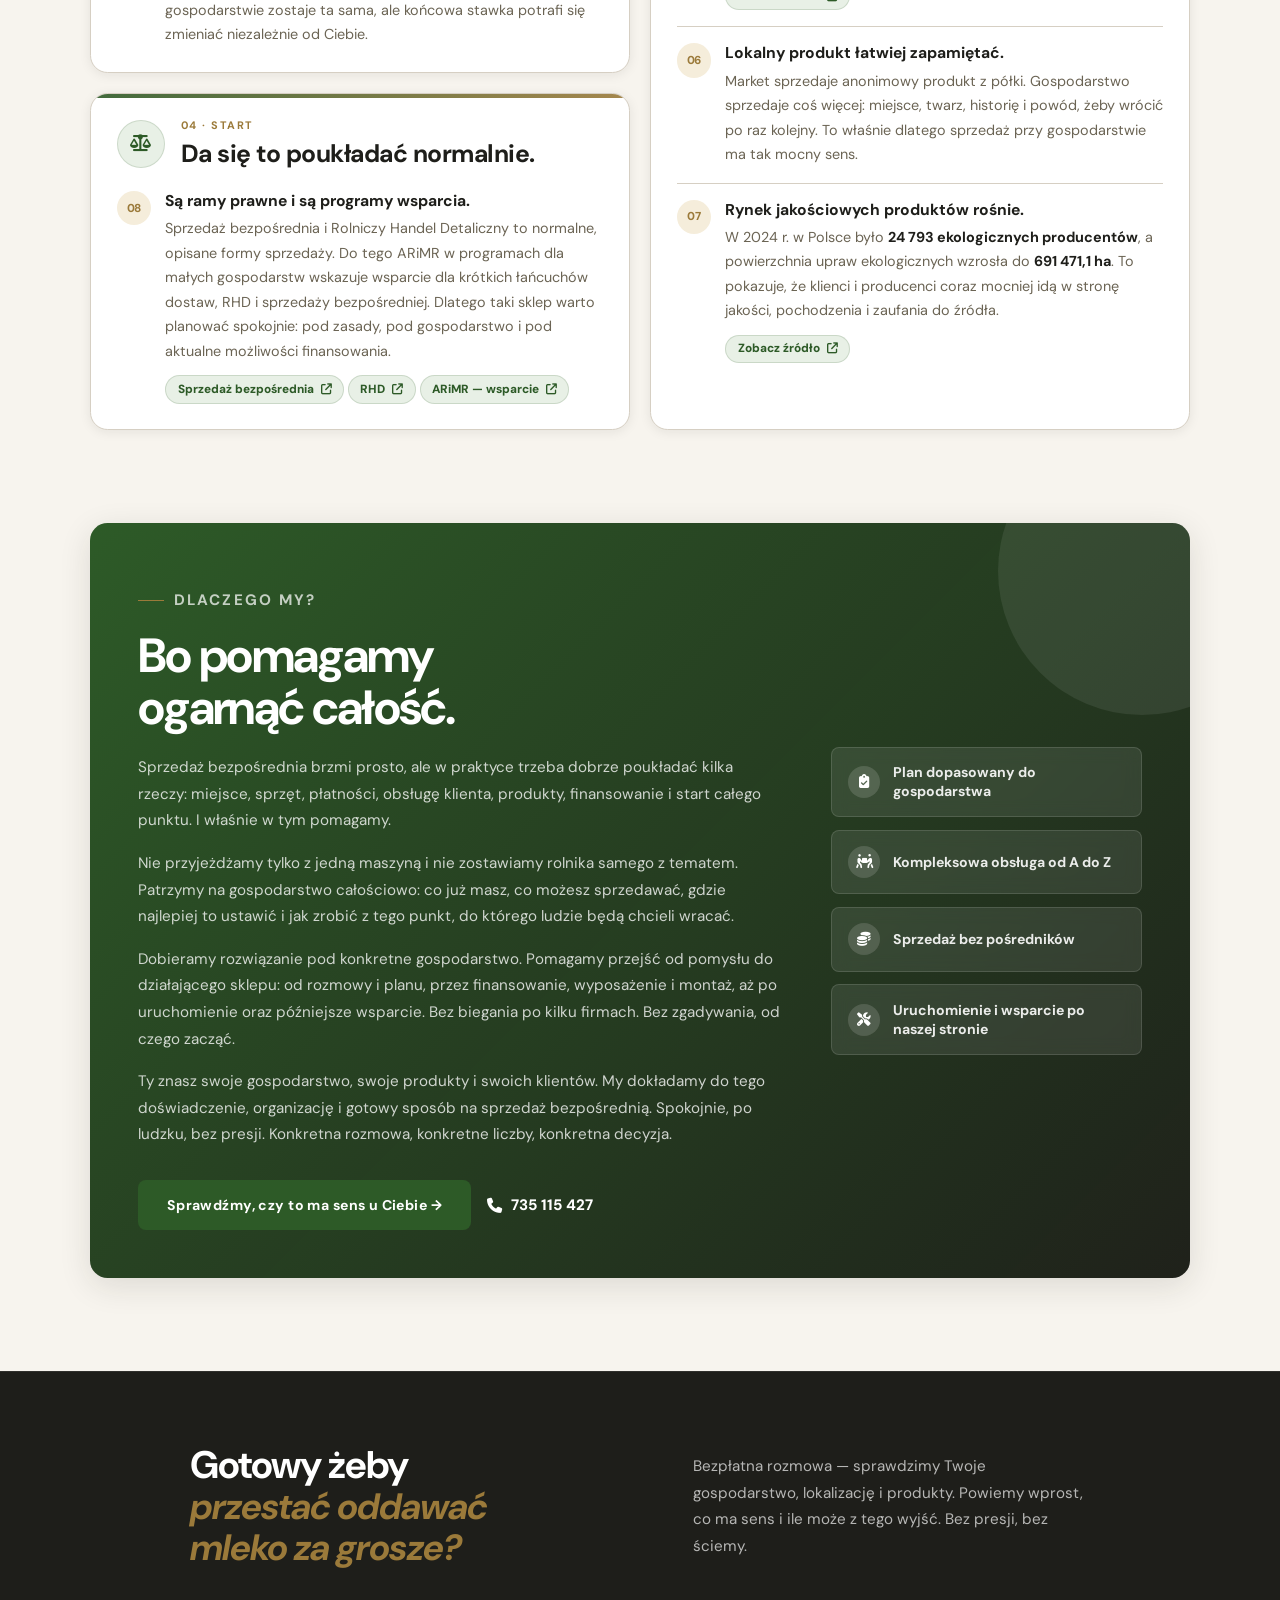
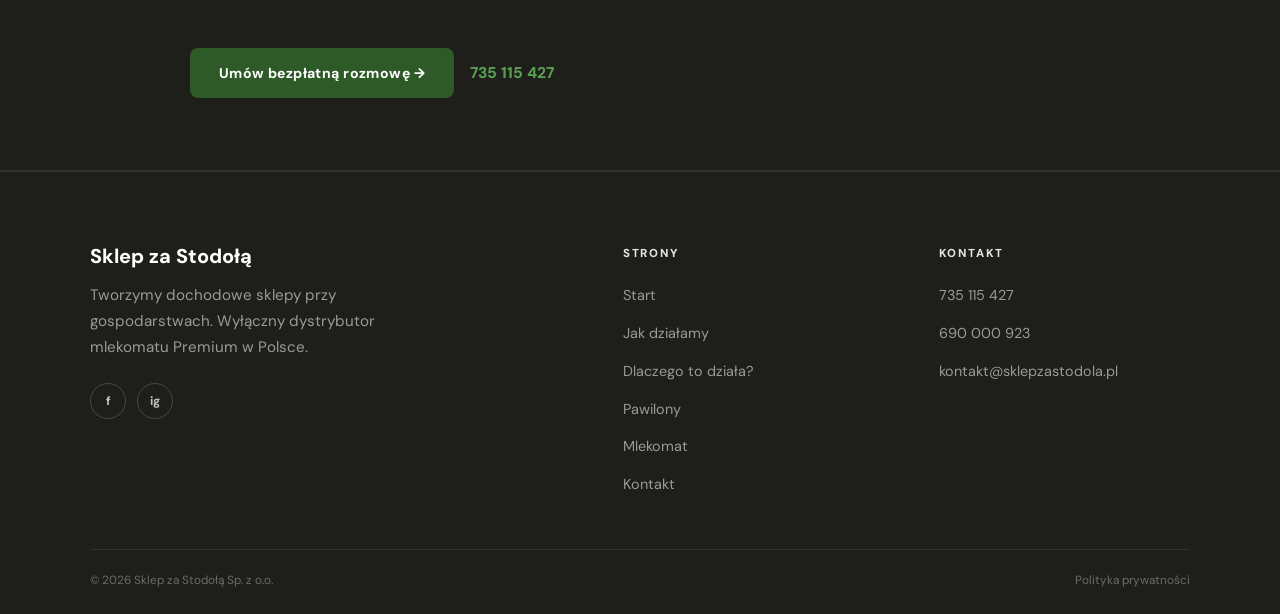
<file: dlaczego.html>
<!DOCTYPE html>
<html lang="pl">
<head>
  <meta charset="UTF-8">
  <meta name="viewport" content="width=device-width, initial-scale=1.0">

  <link rel="icon" type="image/x-icon" href="favicon.ico">
  <link rel="icon" type="image/png" sizes="192x192" href="favicon-192.png">
  <link rel="apple-touch-icon" href="apple-touch-icon.png">
  <link rel="icon" type="image/svg+xml" href="favicon.svg">

  <title>Dlaczego to działa — sprzedaż bezpośrednia przy gospodarstwie</title>
  <meta name="description" content="Dowiedz się, dlaczego sprzedaż bezpośrednia przy gospodarstwie ma sens: niższe ceny skupu, większa marża, lokalni klienci, RHD, ARiMR i sklep bez pośredników.">

  <link rel="stylesheet" href="style.css">

  <!-- Font Awesome: ikony do kart -->
  <link rel="stylesheet" href="https://cdnjs.cloudflare.com/ajax/libs/font-awesome/6.5.2/css/all.min.css" referrerpolicy="no-referrer">
</head>

<body>

  <!-- TOP TICKER -->
  <div class="top-ticker" aria-hidden="true">
    <div class="ticker-track">
      <span>Kompleksowa obsługa farmera</span>
      <span>Drewniany pawilon pod klucz</span>
      <span>Mlekomat Premium CE-MID</span>
      <span>Pomoc przy finansowaniu inwestycji</span>
      <span>Leasing rolniczy</span>
      <span>Instalacja i serwis — cała Polska</span>
      <span>Kompleksowa obsługa farmera</span>
      <span>Drewniany pawilon pod klucz</span>
      <span>Mlekomat Premium CE-MID</span>
      <span>Pomoc przy finansowaniu inwestycji</span>
      <span>Leasing rolniczy</span>
      <span>Instalacja i serwis — cała Polska</span>
    </div>
  </div>

  <!-- NAV -->
  <nav class="nav" id="nav">
    <a href="index.html" class="nav-logo"><span class="nav-logo-dot"></span>Sklep za Stodołą</a>

    <ul class="nav-links">
      <li><a href="index.html">Start</a></li>
      <li><a href="jak-dzialamy.html">Jak działamy</a></li>
      <li><a href="dlaczego.html" class="active">Dlaczego to działa?</a></li>
      <li><a href="pawilony.html">Pawilony</a></li>
      <li><a href="mlekomat.html">Mlekomat</a></li>
      <li><a href="kontakt.html">Kontakt</a></li>
    </ul>

    <a href="kontakt.html" class="nav-cta">Porozmawiajmy</a>

    <button class="burger" id="burger" aria-label="Menu" aria-expanded="false">
      <span></span><span></span><span></span>
    </button>
  </nav>

  <nav class="mob-nav" id="mob-nav" aria-label="Menu mobilne">
    <button class="mob-close" id="mob-close" aria-label="Zamknij">✕</button>
    <a href="index.html">Start</a>
    <a href="jak-dzialamy.html">Jak działamy</a>
    <a href="dlaczego.html">Dlaczego to działa?</a>
    <a href="pawilony.html">Pawilony</a>
    <a href="mlekomat.html">Mlekomat</a>
    <a href="kontakt.html">Kontakt</a>
  </nav>

  <main>

    <!-- HERO / INTRO -->
    <section class="why-hero">
      <div class="wrap">
        <div class="why-hero-inner">
          <p class="sec-label" data-r="fade">Dlaczego to działa</p>

          <h1 class="why-title" data-r>
            Bo mleko nie musi
            <em>kończyć w skupie za grosze.</em>
          </h1>

          <p class="why-lead" data-r data-d="1">
            Masz mleko. Masz swoje produkty. Masz gospodarstwo, za którym stoi prawdziwa praca.
            Problem w tym, że w skupie ktoś inny ustala cenę. Sklep przy gospodarstwie zmienia zasady:
            klient kupuje bezpośrednio od Ciebie, a marża zostaje tam, gdzie powinna — u rolnika.
          </p>

          <div class="why-hero-actions" data-r data-d="2">
            <a href="#fakty" class="btn btn-green">Zobacz fakty →</a>
            <a href="kontakt.html" class="btn btn-outline">Sprawdźmy Twój przypadek</a>
          </div>
        </div>
      </div>
    </section>

    <!-- FACTS -->
    <section class="why-section" id="fakty">
      <div class="wrap">

        <div class="why-section-head" data-r>
          <p class="sec-label">Konkrety</p>
          <h2 class="sec-title">To nie jest moda.<br><em>To zmiana rynku.</em></h2>
          <p>
            Skup płaci mniej, klient coraz częściej szuka jedzenia z jasnego źródła,
            a sprzedaż bezpośrednia przestaje być dodatkiem „na boku”.
            Dobrze ułożony punkt przy gospodarstwie pozwala rolnikowi sprzedawać bliżej klienta
            i zatrzymać większą część wartości swojej pracy.
          </p>
        </div>

        <div class="why-grid">

          <!-- CATEGORY 1 -->
          <article class="why-card why-card-wide" data-r data-d="1">
            <div class="why-card-top">
              <div class="why-icon"><i class="fa-solid fa-chart-line"></i></div>
              <div>
                <p class="why-kicker">01 · Rynek</p>
                <h3>Skup nie daje rolnikowi spokoju.</h3>
              </div>
            </div>

            <div class="why-facts">
              <div class="why-fact">
                <span class="why-number">01</span>
                <div>
                  <h4>W grudniu mleko spadło poniżej 2 zł/l.</h4>
                  <p>
                    Według danych GUS przytaczanych przez branżowe media, w grudniu 2025 r.
                    średnia cena skupu mleka wyniosła <strong>1,99 zł/l</strong>.
                    To było aż <strong>23,1% mniej</strong> niż rok wcześniej.
                  </p>
                  <a class="why-source" href="https://www.topagrar.pl/articles/rynek-mleka/ceny-mleka-pod-presja-jak-gus-zamknal-2025-rok-2638029" target="_blank" rel="noopener noreferrer">
                    Zobacz źródło <i class="fa-solid fa-arrow-up-right-from-square"></i>
                  </a>
                </div>
              </div>

              <div class="why-fact">
                <span class="why-number">02</span>
                <div>
                  <h4>Spadek trwał dalej.</h4>
                  <p>
                    W styczniu 2026 r. średnia cena skupu wyniosła <strong>188,86 zł/hl</strong>,
                    czyli około <strong>1,88 zł/l</strong>. To mniej niż miesiąc wcześniej
                    i <strong>17,7% mniej rok do roku</strong>.
                  </p>
                  <a class="why-source" href="https://www.topagrar.pl/articles/rynek-mleka/ceny-mleka-wg-gus-obnizki-we-wszystkich-wojewodztwach-jakie-prognozy-na-rynku-mleka-2647350" target="_blank" rel="noopener noreferrer">
                    Zobacz źródło <i class="fa-solid fa-arrow-up-right-from-square"></i>
                  </a>
                </div>
              </div>

              <div class="why-fact">
                <span class="why-number">03</span>
                <div>
                  <h4>W skupie nie Ty ustalasz warunki.</h4>
                  <p>
                    Przy sprzedaży do skupu rolnik często musi przyjąć cenę, która wynika z rynku,
                    mleczarni i aktualnej sytuacji. Robota w gospodarstwie zostaje ta sama,
                    ale końcowa stawka potrafi się zmieniać niezależnie od Ciebie.
                  </p>
                </div>
              </div>
            </div>
          </article>

          <!-- CATEGORY 2 -->
          <article class="why-card" data-r data-d="2">
            <div class="why-card-top">
              <div class="why-icon"><i class="fa-solid fa-hand-holding-dollar"></i></div>
              <div>
                <p class="why-kicker">02 · Marża</p>
                <h3>Bliżej klienta, bliżej pieniędzy.</h3>
              </div>
            </div>

            <div class="why-facts">
              <div class="why-fact">
                <span class="why-number">04</span>
                <div>
                  <h4>Bez pośredników zostaje więcej.</h4>
                  <p>
                    W sprzedaży bezpośredniej klient płaci rolnikowi, a nie kolejnym etapom po drodze.
                    Nie chodzi o obiecywanie cudów. Chodzi o prostą zasadę:
                    im bliżej klienta końcowego sprzedajesz, tym większa część wartości produktu
                    może zostać w gospodarstwie.
                  </p>
                </div>
              </div>
            </div>
          </article>

          <!-- CATEGORY 3 -->
          <article class="why-card why-card-wide" data-r data-d="3">
            <div class="why-card-top">
              <div class="why-icon"><i class="fa-solid fa-basket-shopping"></i></div>
              <div>
                <p class="why-kicker">03 · Klienci</p>
                <h3>Ludzie chcą kupować pewniej.</h3>
              </div>
            </div>

            <div class="why-facts">
              <div class="why-fact">
                <span class="why-number">05</span>
                <div>
                  <h4>Klient patrzy na jakość i wartość.</h4>
                  <p>
                    Polacy nadal patrzą na cenę, ale coraz większe znaczenie mają też smak,
                    zdrowie, jakość i wartość produktu. Dla gospodarstwa to dobra wiadomość:
                    świeży, lokalny produkt ma argumenty, których nie da się pokazać samą etykietą z marketu.
                  </p>
                  <a class="why-source" href="https://www.pwc.pl/pl/publikacje/mapa-wyborow-konsumenckich-polakow.html" target="_blank" rel="noopener noreferrer">
                    Zobacz źródło <i class="fa-solid fa-arrow-up-right-from-square"></i>
                  </a>
                </div>
              </div>

              <div class="why-fact">
                <span class="why-number">06</span>
                <div>
                  <h4>Lokalny produkt łatwiej zapamiętać.</h4>
                  <p>
                    Market sprzedaje anonimowy produkt z półki. Gospodarstwo sprzedaje coś więcej:
                    miejsce, twarz, historię i powód, żeby wrócić po raz kolejny.
                    To właśnie dlatego sprzedaż przy gospodarstwie ma tak mocny sens.
                  </p>
                </div>
              </div>

              <div class="why-fact">
                <span class="why-number">07</span>
                <div>
                  <h4>Rynek jakościowych produktów rośnie.</h4>
                  <p>
                    W 2024 r. w Polsce było <strong>24 793 ekologicznych producentów</strong>,
                    a powierzchnia upraw ekologicznych wzrosła do <strong>691 471,1 ha</strong>.
                    To pokazuje, że klienci i producenci coraz mocniej idą w stronę jakości,
                    pochodzenia i zaufania do źródła.
                  </p>
                  <a class="why-source" href="https://www.gov.pl/web/ijhars/powierzchnia-ekologicznych-upraw-w-polsce-zwiekszyla-sie-w-2024-r-o-87-proc-ijhars-prezentuje-najnowsze-dane-dotyczace-sektora-rolnictwa-ekologicznego-w-polsce" target="_blank" rel="noopener noreferrer">
                    Zobacz źródło <i class="fa-solid fa-arrow-up-right-from-square"></i>
                  </a>
                </div>
              </div>
            </div>
          </article>

          <!-- CATEGORY 4 -->
          <article class="why-card" data-r data-d="4">
            <div class="why-card-top">
              <div class="why-icon"><i class="fa-solid fa-scale-balanced"></i></div>
              <div>
                <p class="why-kicker">04 · Start</p>
                <h3>Da się to poukładać normalnie.</h3>
              </div>
            </div>

            <div class="why-facts">
              <div class="why-fact">
                <span class="why-number">08</span>
                <div>
                  <h4>Są ramy prawne i są programy wsparcia.</h4>
                  <p>
                    Sprzedaż bezpośrednia i Rolniczy Handel Detaliczny to normalne, opisane formy sprzedaży.
                    Do tego ARiMR w programach dla małych gospodarstw wskazuje wsparcie dla krótkich łańcuchów dostaw,
                    RHD i sprzedaży bezpośredniej. Dlatego taki sklep warto planować spokojnie:
                    pod zasady, pod gospodarstwo i pod aktualne możliwości finansowania.
                  </p>

                  <a class="why-source" href="https://www.wetgiw.gov.pl/handel-eksport-import/sprzedaz-bezposrednia" target="_blank" rel="noopener noreferrer">
                    Sprzedaż bezpośrednia <i class="fa-solid fa-arrow-up-right-from-square"></i>
                  </a>

                  <a class="why-source" href="https://www.wetgiw.gov.pl/handel-eksport-import/rolniczy-handel-detaliczny" target="_blank" rel="noopener noreferrer">
                    RHD <i class="fa-solid fa-arrow-up-right-from-square"></i>
                  </a>

                  <a class="why-source" href="https://www.gov.pl/web/arimr/pytania-dotyczace-warunkow-przyznania-pomocy2" target="_blank" rel="noopener noreferrer">
                    ARiMR — wsparcie <i class="fa-solid fa-arrow-up-right-from-square"></i>
                  </a>
                </div>
              </div>
            </div>
          </article>

        </div>
      </div>
    </section>

    <!-- WHY US -->
    <section class="why-summary">
      <div class="wrap">
        <div class="why-summary-box" data-r>
          <div class="why-summary-copy">
            <p class="sec-label">Dlaczego my?</p>

            <h2>
              Bo pomagamy ogarnąć całość.
            </h2>

            <p>
              Sprzedaż bezpośrednia brzmi prosto, ale w praktyce trzeba dobrze poukładać kilka rzeczy:
              miejsce, sprzęt, płatności, obsługę klienta, produkty, finansowanie i start całego punktu.
              I właśnie w tym pomagamy.
            </p>

            <p>
              Nie przyjeżdżamy tylko z jedną maszyną i nie zostawiamy rolnika samego z tematem.
              Patrzymy na gospodarstwo całościowo: co już masz, co możesz sprzedawać, gdzie najlepiej to ustawić
              i jak zrobić z tego punkt, do którego ludzie będą chcieli wracać.
            </p>

            <p>
              Dobieramy rozwiązanie pod konkretne gospodarstwo. Pomagamy przejść od pomysłu do działającego sklepu:
              od rozmowy i planu, przez finansowanie, wyposażenie i montaż, aż po uruchomienie oraz późniejsze wsparcie.
              Bez biegania po kilku firmach. Bez zgadywania, od czego zacząć.
            </p>

            <p>
              Ty znasz swoje gospodarstwo, swoje produkty i swoich klientów. My dokładamy do tego doświadczenie,
              organizację i gotowy sposób na sprzedaż bezpośrednią. Spokojnie, po ludzku, bez presji.
              Konkretna rozmowa, konkretne liczby, konkretna decyzja.
            </p>

            <div class="why-summary-actions">
              <a href="kontakt.html" class="btn btn-green">Sprawdźmy, czy to ma sens u Ciebie →</a>
              <a href="tel:735115427" class="why-phone"><i class="fa-solid fa-phone"></i> 735 115 427</a>
            </div>
          </div>

          <div class="why-summary-points" aria-label="Najważniejsze korzyści">
            <div>
              <i class="fa-solid fa-clipboard-check"></i>
              <span>Plan dopasowany do gospodarstwa</span>
            </div>
            <div>
              <i class="fa-solid fa-people-carry-box"></i>
              <span>Kompleksowa obsługa od A do Z</span>
            </div>
            <div>
              <i class="fa-solid fa-coins"></i>
              <span>Sprzedaż bez pośredników</span>
            </div>
            <div>
              <i class="fa-solid fa-screwdriver-wrench"></i>
              <span>Uruchomienie i wsparcie po naszej stronie</span>
            </div>
          </div>
        </div>
      </div>
    </section>

    <!-- CTA BAND -->
    <section class="cta-band">
      <div class="wrap">
        <div class="cta-band-inner" data-r>
          <h2>Gotowy żeby<br><em>przestać oddawać mleko za grosze?</em></h2>
          <p>
            Bezpłatna rozmowa — sprawdzimy Twoje gospodarstwo, lokalizację i produkty.
            Powiemy wprost, co ma sens i ile może z tego wyjść. Bez presji, bez ściemy.
          </p>

          <div class="cta-actions">
            <a href="kontakt.html" class="btn btn-green">Umów bezpłatną rozmowę →</a>
            <a href="tel:735115427" class="tel-link">735 115 427</a>
          </div>
        </div>
      </div>
    </section>

  </main>

  <!-- FOOTER -->
  <footer class="footer">
    <div class="footer-inner">

      <div>
        <p class="footer-brand">Sklep za Stodołą</p>
        <p class="footer-sub">Tworzymy dochodowe sklepy przy gospodarstwach. Wyłączny dystrybutor mlekomatu Premium w Polsce.</p>

        <div class="footer-soc">
          <a href="https://www.facebook.com/profile.php?id=61590896125832" class="soc-btn" aria-label="Facebook" target="_blank" rel="noopener">f</a>
          <a href="https://www.instagram.com/sklepzastodola/" class="soc-btn" aria-label="Instagram" target="_blank" rel="noopener">ig</a>
        </div>
      </div>

      <div class="footer-col">
        <h4>Strony</h4>
<ul>
  <li><a href="index.html">Start</a></li>
  <li><a href="jak-dzialamy.html">Jak działamy</a></li>
  <li><a href="dlaczego.html">Dlaczego to działa?</a></li>
  <li><a href="pawilony.html">Pawilony</a></li>
  <li><a href="mlekomat.html">Mlekomat</a></li>
  <li><a href="kontakt.html">Kontakt</a></li>
</ul>
      </div>

      <div class="footer-col">
        <h4>Kontakt</h4>
        <ul>
          <li><a href="tel:735115427">735 115 427</a></li>
          <li><a href="tel:690000923">690 000 923</a></li>
          <li><a href="mailto:kontakt@sklepzastodola.pl">kontakt@sklepzastodola.pl</a></li>
        </ul>
      </div>

    </div>

    <div class="footer-bottom">
      <p class="footer-copy">© 2026 Sklep za Stodołą Sp. z o.o.</p>
      <div class="footer-links"><a href="polityka.html">Polityka prywatności</a></div>
    </div>
  </footer>

  <div class="cookie" id="cookie">
    <p>Ta strona używa plików cookies. <a href="polityka.html">Polityka prywatności</a></p>

    <div class="cookie-btns">
      <button class="ck-yes" onclick="setCk('yes')">Akceptuję</button>
      <button class="ck-no" onclick="setCk('no')">Tylko niezbędne</button>
    </div>
  </div>

  <script>
    if(localStorage.getItem('ck') && !localStorage.getItem('cookie_consent')){
      var v = localStorage.getItem('ck');
      localStorage.setItem('cookie_consent', v === 'yes' ? 'accept' : 'reject');
      localStorage.removeItem('ck');
    }
  </script>

  <script src="nav.js"></script>
</body>
</html>
</file>
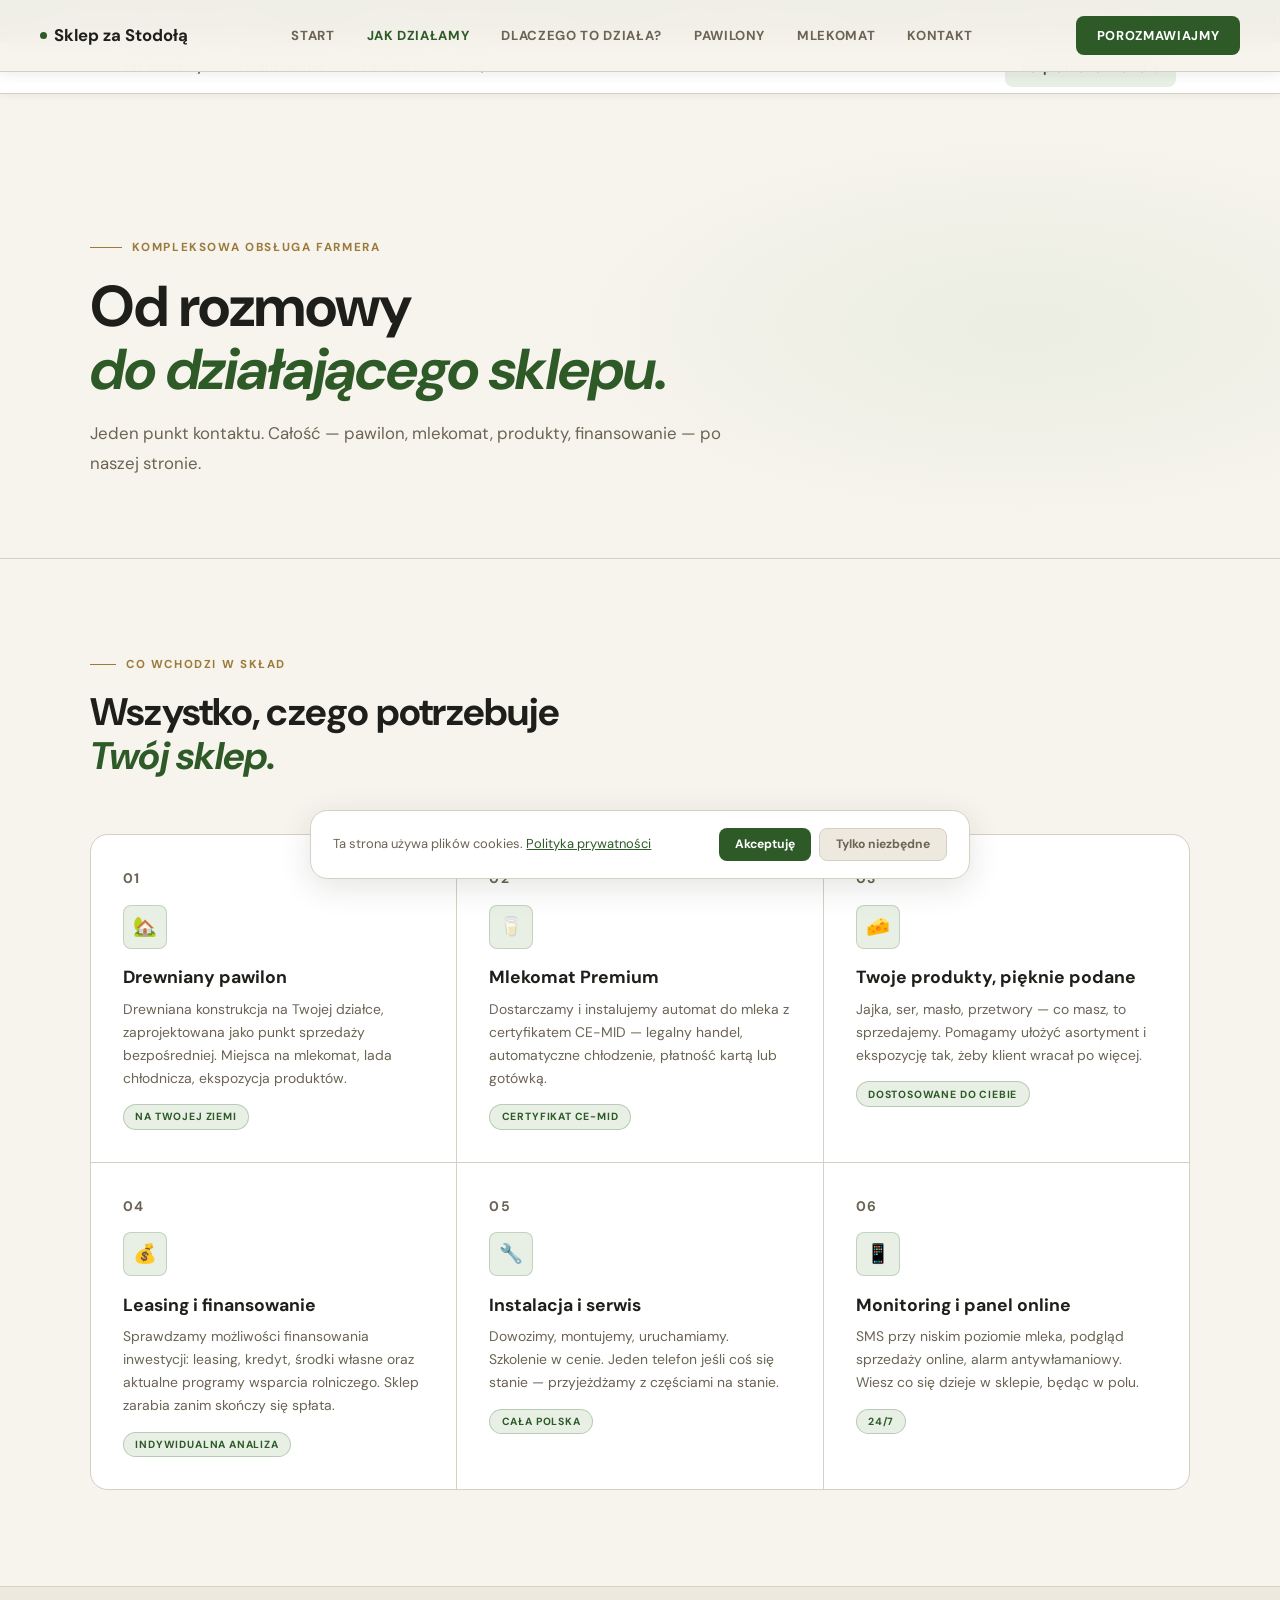
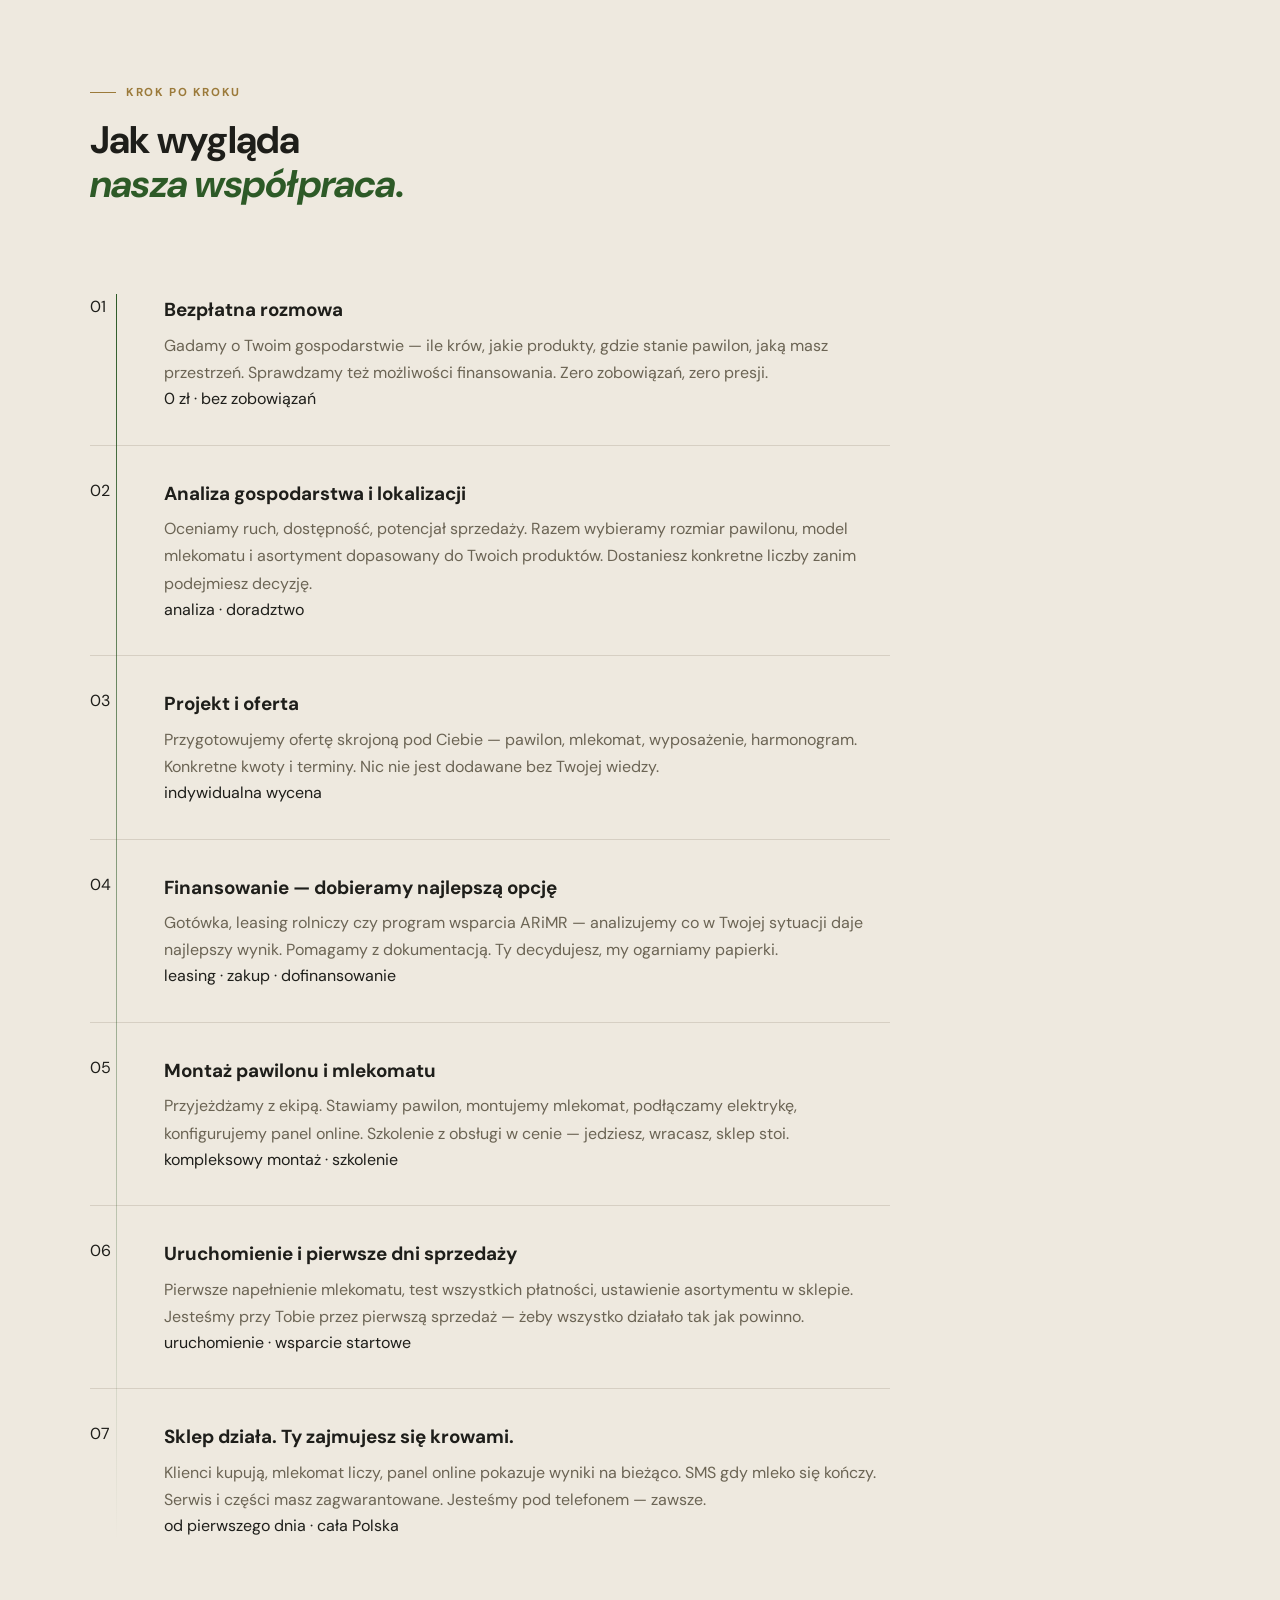
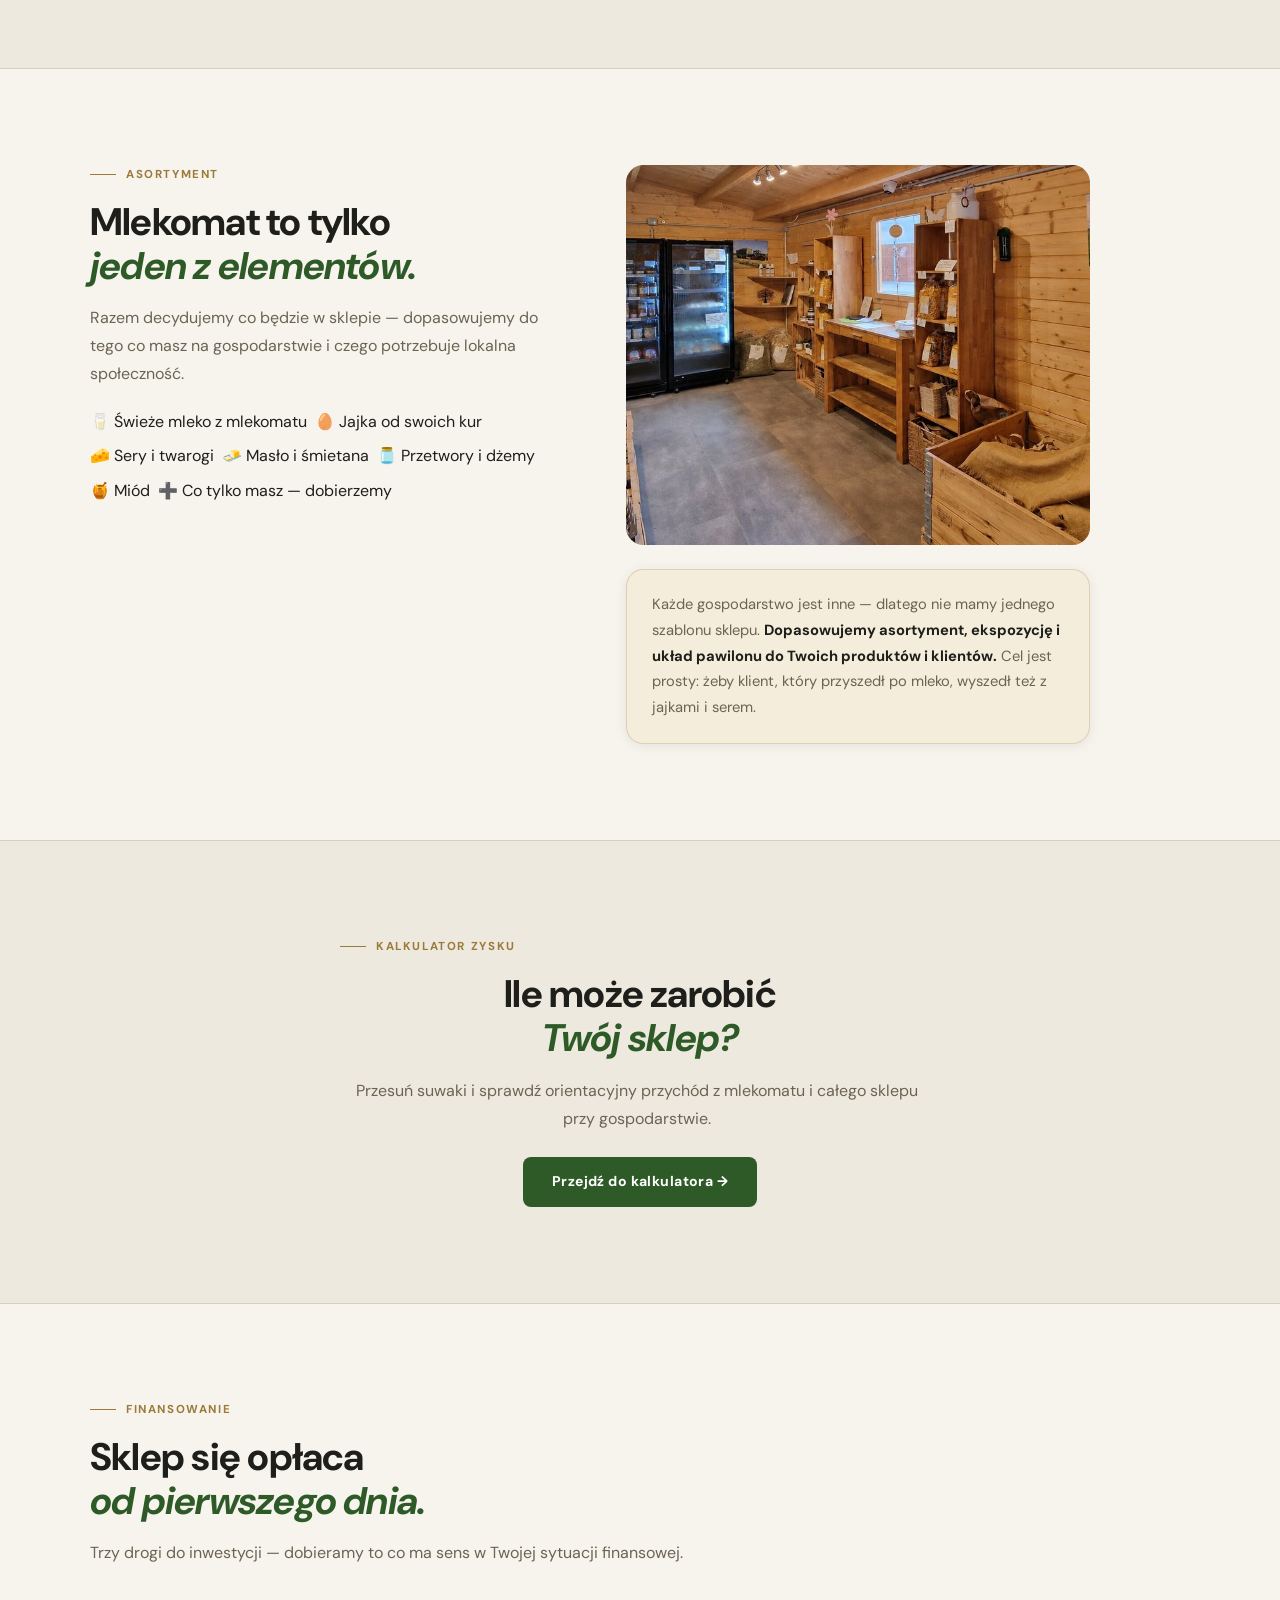
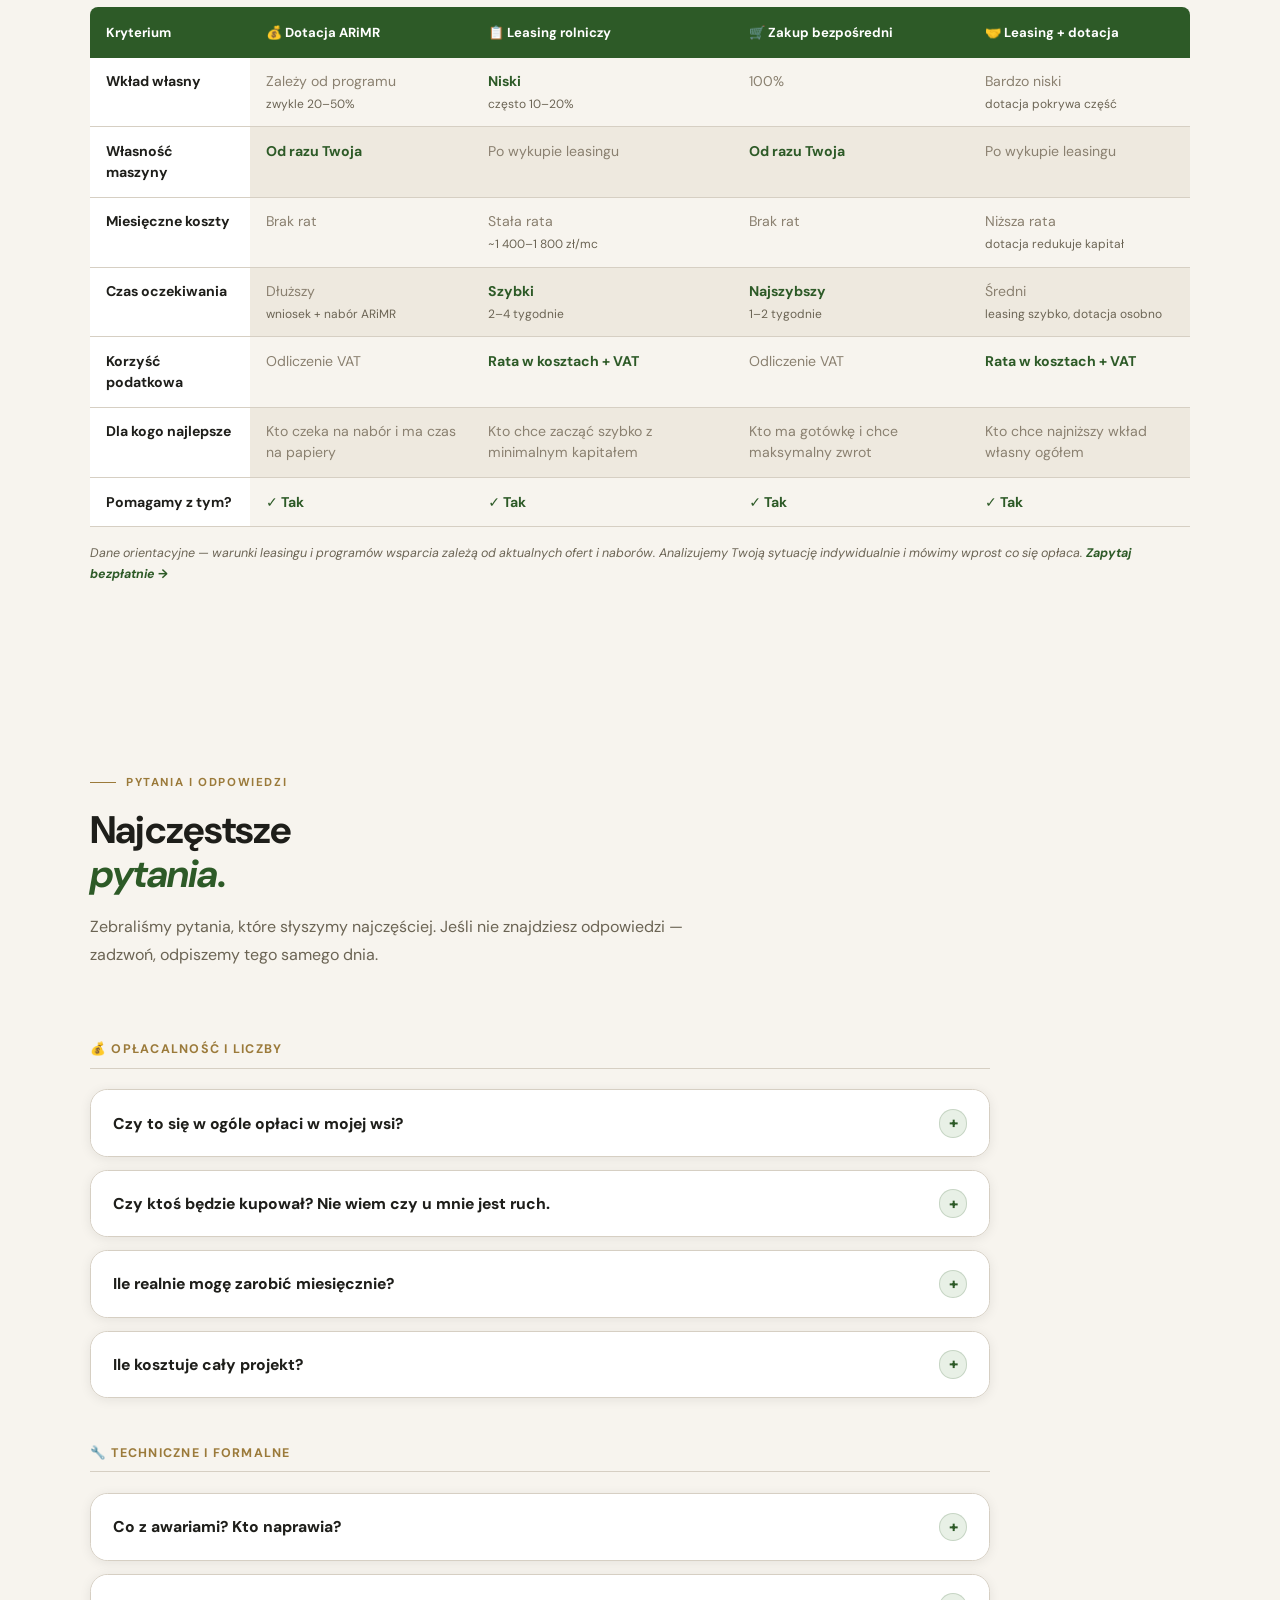
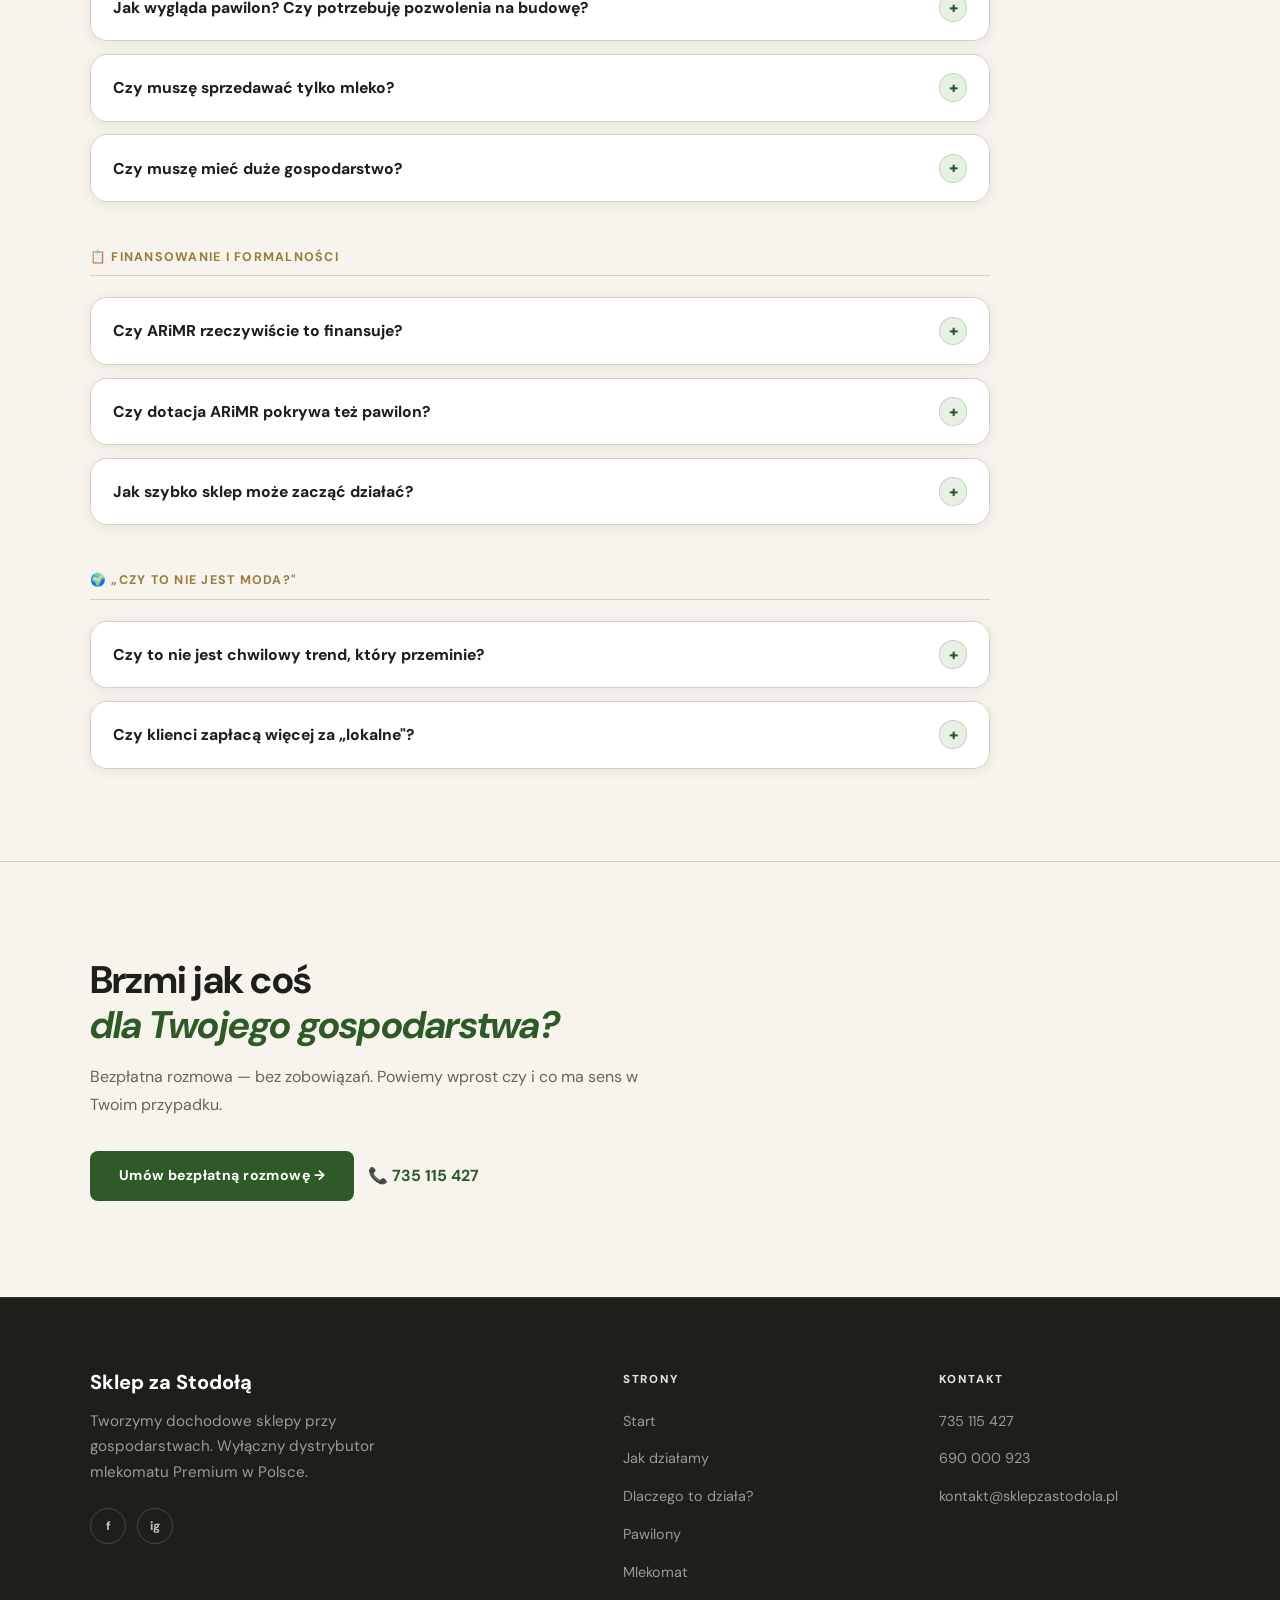
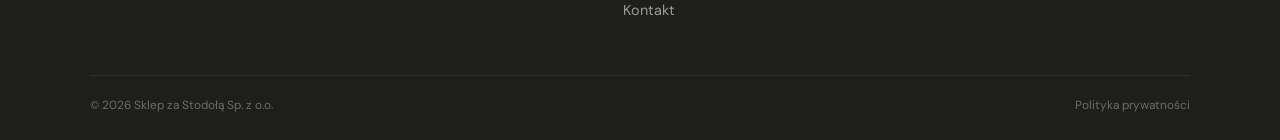
<file: jak-dzialamy.html>
<!DOCTYPE html>
<html lang="pl">
<head>
<meta charset="UTF-8">
<meta name="viewport" content="width=device-width, initial-scale=1.0">
  <link rel="icon" type="image/x-icon" href="favicon.ico">
  <link rel="icon" type="image/png" sizes="192x192" href="favicon-192.png">
  <link rel="apple-touch-icon" href="apple-touch-icon.png">
  <link rel="icon" type="image/svg+xml" href="favicon.svg">

<title>Jak działamy — sklep przy gospodarstwie od projektu do sprzedaży</title>
<meta name="description" content="Zobacz, jak Sklep za Stodołą pomaga rolnikom uruchomić sklep przy gospodarstwie: analiza, projekt, finansowanie, pawilon, mlekomat, montaż i start sprzedaży.">
<link rel="stylesheet" href="style.css">
<style>
.two-col { display: grid; grid-template-columns: 1fr 1fr; gap: 4.5rem; align-items: start; max-width: 1000px; }
.prod-tags { display: flex; flex-wrap: wrap; gap: .5rem; margin-top: 1.3rem; }
.info-box { background: var(--wheat-bg); border: 1px solid rgba(155,122,58,.18); border-radius: var(--r-lg); padding: 1.8rem; margin-top: 2rem; font-size: .9rem; color: var(--dim); line-height: 1.72; }
.info-box strong { color: var(--paper); }
@media(max-width:860px){ .two-col { grid-template-columns: 1fr; gap: 2.5rem; } }

/* ── ANCHOR BAR ── */
.anchor-bar { position: sticky; top: 0; z-index: 90; background: var(--paper); border-bottom: 1px solid var(--line); box-shadow: 0 1px 8px rgba(0,0,0,.06); }
.anchor-bar-inner { display: flex; align-items: center; gap: 0; max-width: 1200px; margin: 0 auto; padding: 0 5vw; overflow-x: auto; scrollbar-width: none; }
.anchor-bar-inner::-webkit-scrollbar { display: none; }
.anchor-link { font-family: var(--sans); font-size: .82rem; font-weight: 600; color: var(--muted); padding: .85rem 1.1rem; white-space: nowrap; text-decoration: none; border-bottom: 2px solid transparent; transition: color .2s, border-color .2s; }
.anchor-link:hover { color: var(--forest); border-bottom-color: var(--forest); }
.anchor-link.active { color: var(--forest); border-bottom-color: var(--forest); }
.anchor-link-cta { margin-left: auto; color: var(--forest); font-weight: 700; background: var(--sage); border-radius: var(--r); padding: .5rem 1rem; border-bottom: none !important; }
.anchor-link-cta:hover { background: var(--forest); color: #fff; }

/* ── FIN TABLE ── */
.fin-compare-table { overflow-x: auto; margin-top: 2.5rem; }
.fin-table { width: 100%; border-collapse: collapse; font-size: .88rem; }
.fin-table th { background: var(--forest); color: #fff; padding: .9rem 1rem; text-align: left; font-weight: 700; font-size: .82rem; }
.fin-table th:first-child { width: 160px; border-radius: var(--r) 0 0 0; }
.fin-table th:last-child { border-radius: 0 var(--r) 0 0; }
.fin-table td { padding: .85rem 1rem; border-bottom: 1px solid var(--line); vertical-align: top; line-height: 1.5; color: var(--dim); }
.fin-row-alt td { background: var(--bg2); }
.fin-row-label { font-weight: 700; color: var(--ink) !important; background: var(--paper) !important; }
.fin-best { color: var(--forest) !important; font-weight: 700; }
.fin-note { display: block; font-size: .75rem; color: var(--muted); font-weight: 400; margin-top: .15rem; }
.fin-disclaimer { font-size: .78rem; color: var(--muted); margin-top: 1rem; font-style: italic; }

/* ── FAQ CATEGORIES ── */
.faq-category { font-size: .78rem; font-weight: 700; text-transform: uppercase; letter-spacing: .1em; color: var(--wheat); margin: 2rem 0 .5rem; padding-bottom: .5rem; border-bottom: 1px solid var(--line); }

/* ── CALC TABS ── */

  font-family: var(--sans);
  font-size: .82rem;
  font-weight: 700;
  padding: .6rem 1.3rem;
  border-radius: var(--r);
  border: 1.5px solid var(--line);
  background: var(--paper);
  color: var(--muted);
  cursor: pointer;
  transition: background .2s, border-color .2s, color .2s;
  display: inline-flex;
  align-items: center;
  gap: .4rem;
}
.calc-tab:hover { border-color: var(--forest); color: var(--forest); }
.calc-tab.active { background: var(--forest); border-color: var(--forest); color: #fff; }
</style>
</head>
<body>

<div class="ticker">
  <div class="ticker-inner">
    <span>Kompleksowa obsługa farmera</span><span>Drewniany pawilon pod klucz</span><span>Mlekomat Premium CE-MID</span><span>Pomoc przy finansowaniu inwestycji</span><span>Leasing rolniczy</span><span>Instalacja i serwis — cała Polska</span><span>Kompleksowa obsługa farmera</span><span>Drewniany pawilon pod klucz</span><span>Mlekomat Premium CE-MID</span><span>Pomoc przy finansowaniu inwestycji</span><span>Leasing rolniczy</span><span>Instalacja i serwis — cała Polska</span>
  </div>
</div>

<nav class="nav" id="nav">
  <a href="index.html" class="nav-logo"><span class="nav-logo-dot"></span>Sklep za Stodołą</a>
  <ul class="nav-links">
    <li><a href="index.html">Start</a></li>
    <li><a href="jak-dzialamy.html" class="active">Jak działamy</a></li>
    <li><a href="dlaczego.html">Dlaczego to działa?</a></li>
    <li><a href="pawilony.html">Pawilony</a></li>
    <li><a href="mlekomat.html">Mlekomat</a></li>
    <li><a href="kontakt.html">Kontakt</a></li>
  </ul>
  <a href="kontakt.html" class="nav-cta">Porozmawiajmy</a>
  <button class="burger" id="burger" aria-label="Menu" aria-expanded="false"><span></span><span></span><span></span></button>
</nav>
<nav class="mob-nav" id="mob-nav"><button class="mob-close" id="mob-close">✕</button>
  <a href="index.html">Start</a>
  <a href="jak-dzialamy.html">Jak działamy</a>
  <a href="dlaczego.html">Dlaczego to działa?</a>
  <a href="pawilony.html">Pawilony</a>
  <a href="mlekomat.html">Mlekomat</a>
  <a href="kontakt.html">Kontakt</a>
</nav>


<!-- ANCHOR NAV BAR -->
<div class="anchor-bar" id="anchor-bar">
  <div class="anchor-bar-inner">
    <a href="#jak-dziala" class="anchor-link">Jak działamy</a>
    <a href="#finansowanie" class="anchor-link">Finansowanie</a>
    <a href="#kalkulator" class="anchor-link">Kalkulator</a>
    <a href="#faq" class="anchor-link">FAQ</a>
    <a href="kontakt.html" class="anchor-link anchor-link-cta">Bezpłatna rozmowa →</a>
  </div>
</div>

<header class="page-hero">
<div class="wrap">
  <p class="page-hero-eyebrow" data-r="fade">Kompleksowa obsługa farmera</p>
  <h1 data-r>Od rozmowy<br><em>do działającego sklepu.</em></h1>
  <p class="page-hero-sub" data-r data-d="1">Jeden punkt kontaktu. Całość — pawilon, mlekomat, produkty, finansowanie — po naszej stronie.</p>
</div>
</header>

<!-- ZDJĘCIA -->

<!-- CO ROBIMY — KARTY -->
<section class="sec">
<div class="wrap">
  <div data-r>
    <p class="sec-label">Co wchodzi w skład</p>
    <h2 class="sec-title">Wszystko, czego potrzebuje<br><em>Twój sklep.</em></h2>
  </div>
  <div class="cards" style="grid-template-columns: repeat(3, 1fr)">
    <div class="card" data-r data-d="1">
      <p class="card-num">01</p>
      <div class="card-icon">🏡</div>
      <h3>Drewniany pawilon</h3>
      <p>Drewniana konstrukcja na Twojej działce, zaprojektowana jako punkt sprzedaży bezpośredniej. Miejsca na mlekomat, lada chłodnicza, ekspozycja produktów.</p>
      <span class="card-tag">na Twojej ziemi</span>
    </div>
    <div class="card" data-r data-d="2">
      <p class="card-num">02</p>
      <div class="card-icon">🥛</div>
      <h3>Mlekomat Premium</h3>
      <p>Dostarczamy i instalujemy automat do mleka z certyfikatem CE-MID — legalny handel, automatyczne chłodzenie, płatność kartą lub gotówką.</p>
      <span class="card-tag">certyfikat CE-MID</span>
    </div>
    <div class="card" data-r data-d="3">
      <p class="card-num">03</p>
      <div class="card-icon">🧀</div>
      <h3>Twoje produkty, pięknie podane</h3>
      <p>Jajka, ser, masło, przetwory — co masz, to sprzedajemy. Pomagamy ułożyć asortyment i ekspozycję tak, żeby klient wracał po więcej.</p>
      <span class="card-tag">dostosowane do Ciebie</span>
    </div>
    <div class="card" data-r data-d="4">
      <p class="card-num">04</p>
      <div class="card-icon">💰</div>
      <h3>Leasing i finansowanie</h3>
      <p>Sprawdzamy możliwości finansowania inwestycji: leasing, kredyt, środki własne oraz aktualne programy wsparcia rolniczego. Sklep zarabia zanim skończy się spłata.</p>
      <span class="card-tag">indywidualna analiza</span>
    </div>
    <div class="card" data-r data-d="5">
      <p class="card-num">05</p>
      <div class="card-icon">🔧</div>
      <h3>Instalacja i serwis</h3>
      <p>Dowozimy, montujemy, uruchamiamy. Szkolenie w cenie. Jeden telefon jeśli coś się stanie — przyjeżdżamy z częściami na stanie.</p>
      <span class="card-tag">cała Polska</span>
    </div>
    <div class="card" data-r data-d="6">
      <p class="card-num">06</p>
      <div class="card-icon">📱</div>
      <h3>Monitoring i panel online</h3>
      <p>SMS przy niskim poziomie mleka, podgląd sprzedaży online, alarm antywłamaniowy. Wiesz co się dzieje w sklepie, będąc w polu.</p>
      <span class="card-tag">24/7</span>
    </div>
  </div>
</section>

<!-- KROKI -->
<span id="jak-dziala"></span>
<section class="sec sec-alt">
<div class="wrap">
  <div data-r>
    <p class="sec-label">Krok po kroku</p>
    <h2 class="sec-title">Jak wygląda<br><em>nasza współpraca.</em></h2>
  </div>
  <div class="steps">
    <div class="step" data-r>
      <div class="step-n">01</div>
      <div class="step-body">
        <h3>Bezpłatna rozmowa</h3>
        <p>Gadamy o Twoim gospodarstwie — ile krów, jakie produkty, gdzie stanie pawilon, jaką masz przestrzeń. Sprawdzamy też możliwości finansowania. Zero zobowiązań, zero presji.</p>
        <span class="step-tag">0 zł · bez zobowiązań</span>
      </div>
    </div>
    <div class="step" data-r data-d="1">
      <div class="step-n">02</div>
      <div class="step-body">
        <h3>Analiza gospodarstwa i lokalizacji</h3>
        <p>Oceniamy ruch, dostępność, potencjał sprzedaży. Razem wybieramy rozmiar pawilonu, model mlekomatu i asortyment dopasowany do Twoich produktów. Dostaniesz konkretne liczby zanim podejmiesz decyzję.</p>
        <span class="step-tag">analiza · doradztwo</span>
      </div>
    </div>
    <div class="step" data-r data-d="2">
      <div class="step-n">03</div>
      <div class="step-body">
        <h3>Projekt i oferta</h3>
        <p>Przygotowujemy ofertę skrojoną pod Ciebie — pawilon, mlekomat, wyposażenie, harmonogram. Konkretne kwoty i terminy. Nic nie jest dodawane bez Twojej wiedzy.</p>
        <span class="step-tag">indywidualna wycena</span>
      </div>
    </div>
    <div class="step" data-r data-d="3">
      <div class="step-n">04</div>
      <div class="step-body">
        <h3>Finansowanie — dobieramy najlepszą opcję</h3>
        <p>Gotówka, leasing rolniczy czy program wsparcia ARiMR — analizujemy co w Twojej sytuacji daje najlepszy wynik. Pomagamy z dokumentacją. Ty decydujesz, my ogarniamy papierki.</p>
        <span class="step-tag">leasing · zakup · dofinansowanie</span>
      </div>
    </div>
    <div class="step" data-r data-d="4">
      <div class="step-n">05</div>
      <div class="step-body">
        <h3>Montaż pawilonu i mlekomatu</h3>
        <p>Przyjeżdżamy z ekipą. Stawiamy pawilon, montujemy mlekomat, podłączamy elektrykę, konfigurujemy panel online. Szkolenie z obsługi w cenie — jedziesz, wracasz, sklep stoi.</p>
        <span class="step-tag">kompleksowy montaż · szkolenie</span>
      </div>
    </div>
    <div class="step" data-r data-d="5">
      <div class="step-n">06</div>
      <div class="step-body">
        <h3>Uruchomienie i pierwsze dni sprzedaży</h3>
        <p>Pierwsze napełnienie mlekomatu, test wszystkich płatności, ustawienie asortymentu w sklepie. Jesteśmy przy Tobie przez pierwszą sprzedaż — żeby wszystko działało tak jak powinno.</p>
        <span class="step-tag">uruchomienie · wsparcie startowe</span>
      </div>
    </div>
    <div class="step step-last" data-r data-d="6">
      <div class="step-n">07</div>
      <div class="step-body">
        <h3>Sklep działa. Ty zajmujesz się krowami.</h3>
        <p>Klienci kupują, mlekomat liczy, panel online pokazuje wyniki na bieżąco. SMS gdy mleko się kończy. Serwis i części masz zagwarantowane. Jesteśmy pod telefonem — zawsze.</p>
        <span class="step-tag">od pierwszego dnia · cała Polska</span>
      </div>
    </div>
  </div>
</section>

<!-- PRODUKTY W SKLEPIE -->
<section class="sec">
<div class="wrap">
  <div class="two-col">
    <div data-r>
      <p class="sec-label">Asortyment</p>
      <h2 class="sec-title">Mlekomat to tylko<br><em>jeden z elementów.</em></h2>
      <p class="sec-body">Razem decydujemy co będzie w sklepie — dopasowujemy do tego co masz na gospodarstwie i czego potrzebuje lokalna społeczność.</p>
      <div class="prod-tags">
        <span class="pill">🥛 Świeże mleko z mlekomatu</span>
        <span class="pill">🥚 Jajka od swoich kur</span>
        <span class="pill">🧀 Sery i twarogi</span>
        <span class="pill">🧈 Masło i śmietana</span>
        <span class="pill">🫙 Przetwory i dżemy</span>
        <span class="pill">🍯 Miód</span>
        <span class="pill hi">➕ Co tylko masz — dobierzemy</span>
      </div>
    </div>
    <div data-r="right">
      <img src="pawilon-4.jpg" alt="Wnętrze sklepu przy gospodarstwie z produktami" style="border-radius:var(--r-lg);width:100%;object-fit:cover;height:380px">
      <div class="info-box">
        Każde gospodarstwo jest inne — dlatego nie mamy jednego szablonu sklepu. <strong>Dopasowujemy asortyment, ekspozycję i układ pawilonu do Twoich produktów i klientów.</strong> Cel jest prosty: żeby klient, który przyszedł po mleko, wyszedł też z jajkami i serem.
      </div>
    </div>
  </div>
</section>

<!-- KALKULATOR -->
<section class="sec sec-alt" id="kalkulator">
<div class="wrap">
  <div data-r style="text-align:center;max-width:600px;margin:0 auto">
    <p class="sec-label">Kalkulator zysku</p>
    <h2 class="sec-title">Ile może zarobić<br><em>Twój sklep?</em></h2>
    <p class="sec-body">Przesuń suwaki i sprawdź orientacyjny przychód z mlekomatu i całego sklepu przy gospodarstwie.</p>
    <a href="index.html#kalkulator" class="btn btn-green" style="margin-top:1.5rem;display:inline-flex">Przejdź do kalkulatora →</a>
  </div>
</div>
</section>

<!-- FINANSOWANIE -->
<span id="finansowanie"></span>
<section class="sec">
<div class="wrap">
  <div data-r>
    <p class="sec-label">Finansowanie</p>
    <h2 class="sec-title">Sklep się opłaca<br><em>od pierwszego dnia.</em></h2>
    <p class="sec-body">Trzy drogi do inwestycji — dobieramy to co ma sens w Twojej sytuacji finansowej.</p>
  </div>
  <div class="fin-compare-table" data-r data-d="1">
    <table class="fin-table">
      <thead>
        <tr>
          <th>Kryterium</th>
          <th>💰 Dotacja ARiMR</th>
          <th>📋 Leasing rolniczy</th>
          <th>🛒 Zakup bezpośredni</th>
          <th>🤝 Leasing + dotacja</th>
        </tr>
      </thead>
      <tbody>
        <tr>
          <td class="fin-row-label">Wkład własny</td>
          <td>Zależy od programu<br><span class="fin-note">zwykle 20–50%</span></td>
          <td class="fin-best">Niski<br><span class="fin-note">często 10–20%</span></td>
          <td>100%</td>
          <td>Bardzo niski<br><span class="fin-note">dotacja pokrywa część</span></td>
        </tr>
        <tr class="fin-row-alt">
          <td class="fin-row-label">Własność maszyny</td>
          <td class="fin-best">Od razu Twoja</td>
          <td>Po wykupie leasingu</td>
          <td class="fin-best">Od razu Twoja</td>
          <td>Po wykupie leasingu</td>
        </tr>
        <tr>
          <td class="fin-row-label">Miesięczne koszty</td>
          <td>Brak rat</td>
          <td>Stała rata<br><span class="fin-note">~1 400–1 800 zł/mc</span></td>
          <td>Brak rat</td>
          <td>Niższa rata<br><span class="fin-note">dotacja redukuje kapitał</span></td>
        </tr>
        <tr class="fin-row-alt">
          <td class="fin-row-label">Czas oczekiwania</td>
          <td>Dłuższy<br><span class="fin-note">wniosek + nabór ARiMR</span></td>
          <td class="fin-best">Szybki<br><span class="fin-note">2–4 tygodnie</span></td>
          <td class="fin-best">Najszybszy<br><span class="fin-note">1–2 tygodnie</span></td>
          <td>Średni<br><span class="fin-note">leasing szybko, dotacja osobno</span></td>
        </tr>
        <tr>
          <td class="fin-row-label">Korzyść podatkowa</td>
          <td>Odliczenie VAT</td>
          <td class="fin-best">Rata w kosztach + VAT</td>
          <td>Odliczenie VAT</td>
          <td class="fin-best">Rata w kosztach + VAT</td>
        </tr>
        <tr class="fin-row-alt">
          <td class="fin-row-label">Dla kogo najlepsze</td>
          <td>Kto czeka na nabór i ma czas na papiery</td>
          <td>Kto chce zacząć szybko z minimalnym kapitałem</td>
          <td>Kto ma gotówkę i chce maksymalny zwrot</td>
          <td>Kto chce najniższy wkład własny ogółem</td>
        </tr>
        <tr>
          <td class="fin-row-label">Pomagamy z tym?</td>
          <td class="fin-best">✓ Tak</td>
          <td class="fin-best">✓ Tak</td>
          <td class="fin-best">✓ Tak</td>
          <td class="fin-best">✓ Tak</td>
        </tr>
      </tbody>
    </table>
    <p class="fin-disclaimer">Dane orientacyjne — warunki leasingu i programów wsparcia zależą od aktualnych ofert i naborów. Analizujemy Twoją sytuację indywidualnie i mówimy wprost co się opłaca. <a href="kontakt.html" style="color:var(--forest);font-weight:700">Zapytaj bezpłatnie →</a></p>
  </div>
</section>

<!-- FAQ -->
<span id="faq"></span>
<section class="sec faq-clean-section">
  <div class="wrap">
    <p class="sec-label" data-r="fade">Pytania i odpowiedzi</p>
    <h2 class="sec-title" data-r>Najczęstsze<br><em>pytania.</em></h2>
    <p class="sec-body" data-r>Zebraliśmy pytania, które słyszymy najczęściej. Jeśli nie znajdziesz odpowiedzi — zadzwoń, odpiszemy tego samego dnia.</p>

    <div class="faq-clean" data-r data-d="1">

      <p class="faq-category">💰 Opłacalność i liczby</p>

      <div class="faq-clean-item">
        <button class="faq-clean-q" type="button">
          <span>Czy to się w ogóle opłaci w mojej wsi?</span>
          <i>+</i>
        </button>
        <div class="faq-clean-a">
          <p>To zależy głównie od ruchu przy Twojej drodze i liczby krów. Nasz kalkulator pokazuje orientacyjne liczby — ale szczerze: jeśli jesteś przy drodze z ruchem kilkudziesięciu aut dziennie i masz minimum 30–40 krów, to jest szansa. Przy mniejszej skali rozmawiamy o samym mlekomacie bez pawilonu.</p>
          <p>Sprawdź <a href="index.html#kalkulator" style="color:var(--forest);font-weight:700">nasz kalkulator →</a></p>
        </div>
      </div>

      <div class="faq-clean-item">
        <button class="faq-clean-q" type="button">
          <span>Czy ktoś będzie kupował? Nie wiem czy u mnie jest ruch.</span>
          <i>+</i>
        </button>
        <div class="faq-clean-a">
          <p>To uczciwe pytanie. Świeże mleko bezpośrednio od rolnika ma rosnące zainteresowanie — lokalne produkty są trendem w całej Europie, nie tylko w miastach. Klienci jeżdżą po mleko nawet kilka kilometrów, jeśli wiedzą że jest świeże i lokalne. Mlekomat pracuje 24/7 bez Twojej obecności, więc nawet przy spokojnym ruchu — zarabia.</p>
        </div>
      </div>

      <div class="faq-clean-item">
        <button class="faq-clean-q" type="button">
          <span>Ile realnie mogę zarobić miesięcznie?</span>
          <i>+</i>
        </button>
        <div class="faq-clean-a">
          <p>Dla orientacji: przy 200 litrach dziennie przez mlekomat (cena 4 zł/l) to 24 000 zł przychodu miesięcznie. Vs skup przy 1,86 zł/l (aktualna średnia GUS, marzec 2026) — to 11 160 zł. Różnica: ponad 12 000 zł miesięcznie na tym samym mleku. Do tego dochodzi sprzedaż jajek, serów i innych produktów przez sklep.</p>
          <p>To są liczby orientacyjne — rzeczywisty wynik zależy od Twojego litrażu, ceny i lokalizacji. <a href="index.html#kalkulator" style="color:var(--forest);font-weight:700">Policz swój scenariusz →</a></p>
        </div>
      </div>

      <div class="faq-clean-item">
        <button class="faq-clean-q" type="button">
          <span>Ile kosztuje cały projekt?</span>
          <i>+</i>
        </button>
        <div class="faq-clean-a">
          <p>Zależy od wariantu. Sam mlekomat Premium (bez pawilonu) to koszt od ok. 55 000–65 000 zł netto z dostawą i instalacją. Pełen pakiet z pawilonem — wyceniamy indywidualnie, bo zależy od rozmiaru, lokalizacji i wyposażenia. Zadzwoń — podamy konkretne liczby bez owijania w bawełnę.</p>
        </div>
      </div>

      <p class="faq-category">🔧 Techniczne i formalne</p>

      <div class="faq-clean-item">
        <button class="faq-clean-q" type="button">
          <span>Co z awariami? Kto naprawia?</span>
          <i>+</i>
        </button>
        <div class="faq-clean-a">
          <p>Brunimat Premium to szwajcarska maszyna z certyfikatem CE-MID — awarie zdarzają się rzadko. Jesteśmy wyłącznym dystrybutorem w Polsce, mamy dostęp do części i wiemy jak serwisować. Jesteśmy pod telefonem — jeśli coś się stanie, przyjeżdżamy. Docelowo budujemy sieć serwisową, żeby czas reakcji był jak najkrótszy.</p>
        </div>
      </div>

      <div class="faq-clean-item">
        <button class="faq-clean-q" type="button">
          <span>Jak wygląda pawilon? Czy potrzebuję pozwolenia na budowę?</span>
          <i>+</i>
        </button>
        <div class="faq-clean-a">
          <p>Drewniana konstrukcja, solidna i estetyczna — zaprojektowana pod sprzedaż bezpośrednią. Kwestie formalne zależą od wielkości i lokalizacji. Mniejsze obiekty często nie wymagają pozwolenia na budowę, tylko zgłoszenia. Omawiamy to na etapie rozmowy i doradzamy w zależności od Twojej sytuacji.</p>
        </div>
      </div>

      <div class="faq-clean-item">
        <button class="faq-clean-q" type="button">
          <span>Czy muszę sprzedawać tylko mleko?</span>
          <i>+</i>
        </button>
        <div class="faq-clean-a">
          <p>Absolutnie nie. Mlekomat generuje stały ruch klientów — to magnes. Sklep może sprzedawać wszystko co masz: jajka, sery, masło, przetwory, miód. Razem dobieramy asortyment pod Twoje gospodarstwo. Klient przychodzi po mleko, przy okazji bierze jajka — to jest model który działa w całej Europie.</p>
        </div>
      </div>

      <div class="faq-clean-item">
        <button class="faq-clean-q" type="button">
          <span>Czy muszę mieć duże gospodarstwo?</span>
          <i>+</i>
        </button>
        <div class="faq-clean-a">
          <p>Nie. Rozmawiamy z każdą skalą. Mały mlekomat bez pawilonu sprawdzi się nawet przy 20–30 krowach. Duży pełny sklep przy gospodarstwie — to więcej sensu przy 60+ krowach i odpowiednim ruchu. Mówimy Ci wprost co ma sens w Twoim przypadku — też wtedy gdy nie ma sensu.</p>
        </div>
      </div>

      <p class="faq-category">📋 Finansowanie i formalności</p>

      <div class="faq-clean-item">
        <button class="faq-clean-q" type="button">
          <span>Czy ARiMR rzeczywiście to finansuje?</span>
          <i>+</i>
        </button>
        <div class="faq-clean-a">
          <p>Programy wsparcia rolniczego mogą obejmować modernizację gospodarstw, w tym infrastrukturę do sprzedaży bezpośredniej. Nie obiecujemy konkretnego procentu dofinansowania — zależy to od aktualnego naboru i Twojej sytuacji. Pomagamy sprawdzić kwalifikowalność i przygotować wniosek jeśli nabór jest aktywny. Zawsze mówimy wprost co jest realne, a co nie.</p>
        </div>
      </div>

      <div class="faq-clean-item">
        <button class="faq-clean-q" type="button">
          <span>Czy dotacja ARiMR pokrywa też pawilon?</span>
          <i>+</i>
        </button>
        <div class="faq-clean-a">
          <p>To zależy od konkretnego działania ARiMR i aktualnego naboru. W niektórych programach infrastruktura do sprzedaży bezpośredniej kwalifikuje się jako modernizacja gospodarstwa. Sprawdzamy Twoją sytuację indywidualnie i doradzamy co oraz w jakim zakresie może się kwalifikować.</p>
        </div>
      </div>

      <div class="faq-clean-item">
        <button class="faq-clean-q" type="button">
          <span>Jak szybko sklep może zacząć działać?</span>
          <i>+</i>
        </button>
        <div class="faq-clean-a">
          <p>Przy zakupie bezpośrednim lub leasingu — od decyzji do uruchomienia około 3–6 tygodni (zamówienie maszyny ze Szwajcarii + montaż). Przy wniosku o dofinansowanie — dłużej, zależy od naborów ARiMR. Dokładny harmonogram ustalamy po pierwszej rozmowie. Staramy się żeby nie czekać.</p>
        </div>
      </div>

      <p class="faq-category">🌍 „Czy to nie jest moda?"</p>

      <div class="faq-clean-item">
        <button class="faq-clean-q" type="button">
          <span>Czy to nie jest chwilowy trend, który przeminie?</span>
          <i>+</i>
        </button>
        <div class="faq-clean-a">
          <p>Sprzedaż bezpośrednia od rolnika do konsumenta nie jest wynalazkiem TikToka. W Szwajcarii, Austrii i Niemczech działa od 30 lat — i rośnie. W Polsce dopiero zaczyna się rozwijać, ale dane są jednoznaczne: ceny skupu mleka w marcu 2026 są o 19% niższe niż rok wcześniej. Rolnicy szukają alternatywy. My ją dajemy.</p>
          <p><small style="color:var(--muted)">Źródło: <a href="https://www.agrofakt.pl/ceny-skupu-mleka-2026-rolnicy-stawki/" target="_blank" rel="noopener" style="color:var(--forest)">Agrofakt.pl, kwiecień 2026</a></small></p>
        </div>
      </div>

      <div class="faq-clean-item">
        <button class="faq-clean-q" type="button">
          <span>Czy klienci zapłacą więcej za „lokalne"?</span>
          <i>+</i>
        </button>
        <div class="faq-clean-a">
          <p>Tak — i to nie jest marketing. Świeże mleko prosto od rolnika przez automat kosztuje typowo 3,50–5 zł/litr. Mleko w sklepie sieci: 2,50–3,50 zł za przetworzone UHT. Klient płaci więcej, bo dostaje coś czego sieć nie daje: świeżość, lokalność i możliwość kupienia o każdej porze. Trend lokalnych produktów w Polsce jest potwierdzony przez niezależne raporty branżowe.</p>
          <p><small style="color:var(--muted)">Źródło: <a href="https://www.przegladhandlowy.pl/13381/branza-spozywcza-w-polsce-w-2026-roku-trendy-wyzwania-i-kierunki-rozwoju/" target="_blank" rel="noopener" style="color:var(--forest)">Przegląd Handlowy, styczeń 2026</a>; <a href="https://rolnicy.com/sprzedaz-bezposrednia-vs-skup-gdzie-rolnik-realnie-wiecej-zarabia/" target="_blank" rel="noopener" style="color:var(--forest)">Rolnicy.com, kwiecień 2026</a></small></p>
        </div>
      </div>

    </div>
  </div>
</section>

<!-- CTA -->
<section class="sec" style="border-top:1px solid var(--line)">
<div class="wrap">
  <div data-r>
    <h2 class="sec-title">Brzmi jak coś<br><em>dla Twojego gospodarstwa?</em></h2>
    <p class="sec-body" style="margin-bottom:2rem">Bezpłatna rozmowa — bez zobowiązań. Powiemy wprost czy i co ma sens w Twoim przypadku.</p>
    <div style="display:flex;flex-wrap:wrap;gap:.9rem;align-items:center">
      <a href="kontakt.html" class="btn btn-green">Umów bezpłatną rozmowę →</a>
      <a href="tel:735115427" style="font-size:1rem;font-weight:700;color:var(--forest);display:flex;align-items:center;gap:.4rem">📞 735 115 427</a>
    </div>
  </div>
</section>

<footer class="footer">
  <div class="footer-inner">
    <div>
      <p class="footer-brand">Sklep za Stodołą</p>
      <p class="footer-sub">Tworzymy dochodowe sklepy przy gospodarstwach. Wyłączny dystrybutor mlekomatu Premium w Polsce.</p>
      <div class="footer-soc">
        <a href="https://www.facebook.com/profile.php?id=61590896125832" class="soc-btn" target="_blank" rel="noopener">f</a>
        <a href="https://www.instagram.com/sklepzastodola/" class="soc-btn" target="_blank" rel="noopener">ig</a>
      </div>
    </div>
    <div class="footer-col"><h4>Strony</h4><ul>
  <li><a href="index.html">Start</a></li>
  <li><a href="jak-dzialamy.html">Jak działamy</a></li>
  <li><a href="dlaczego.html">Dlaczego to działa?</a></li>
  <li><a href="pawilony.html">Pawilony</a></li>
  <li><a href="mlekomat.html">Mlekomat</a></li>
  <li><a href="kontakt.html">Kontakt</a></li>
</ul></div>
    <div class="footer-col"><h4>Kontakt</h4><ul>
      <li><a href="tel:735115427">735 115 427</a></li>
      <li><a href="tel:690000923">690 000 923</a></li>
      <li><a href="mailto:kontakt@sklepzastodola.pl">kontakt@sklepzastodola.pl</a></li>
    </ul></div>
  </div>
  <div class="footer-bottom">
    <p class="footer-copy">© 2026 Sklep za Stodołą Sp. z o.o.</p>
    <div class="footer-links"><a href="polityka.html">Polityka prywatności</a></div>
  </div>
</footer>

<div class="cookie" id="cookie"><p>Ta strona używa plików cookies. <a href="polityka.html">Polityka prywatności</a></p><div class="cookie-btns"><button class="ck-yes" onclick="setCk('yes')">Akceptuję</button><button class="ck-no" onclick="setCk('no')">Tylko niezbędne</button></div></div>

<script>
  // Jednorazowe czyszczenie starego klucza 'ck' z poprzedniej wersji
  if(localStorage.getItem('ck') && !localStorage.getItem('cookie_consent')){
    var v = localStorage.getItem('ck');
    localStorage.setItem('cookie_consent', v === 'yes' ? 'accept' : 'reject');
    localStorage.removeItem('ck');
  }
</script>
<script src="nav.js"></script>
<script>
/* ── WSZYSTKO GLOBALNE — brak IIFE żeby switchTab miało dostęp do calc funkcji ── */

function fmt(n){ return n.toLocaleString('pl-PL',{maximumFractionDigits:0})+' zł'; }

/* ── ZAKŁADKI ── */
function switchTab(tab) {
  document.getElementById('panel-mleko').style.display = tab === 'mleko' ? '' : 'none';
  document.getElementById('panel-sklep').style.display = tab === 'sklep' ? '' : 'none';
  document.getElementById('tab-mleko').classList.toggle('active', tab === 'mleko');
  document.getElementById('tab-sklep').classList.toggle('active', tab === 'sklep');
  if(tab === 'sklep') calcSklep();
  if(tab === 'mleko') calc();
}

/* ── KALKULATOR 1: MLEKOMAT ── */
var _arimr = false;

function calc(){
  var s1 = document.getElementById('s1');
  if(!s1) return;
  var prod = +s1.value,
      skup = +document.getElementById('s2').value,
      ml   = +document.getElementById('s3').value,
      inv  = +document.getElementById('s4').value;
  var sm = prod*30*skup, mm = prod*30*ml, zysk = mm-sm, zyskR = zysk*12;
  var w = sm>0 ? Math.round((mm/sm-1)*100) : 0;
  var effInv = _arimr ? inv*0.5 : inv;
  var zwrot  = zysk>0 ? Math.ceil(effInv/zysk) : 999;

  document.getElementById('v1').textContent = prod+' L';
  document.getElementById('v2').textContent = skup.toFixed(2).replace('.',',')+' zł/L';
  document.getElementById('v3').textContent = ml.toFixed(2).replace('.',',')+' zł/L';
  document.getElementById('v4').textContent = inv.toLocaleString('pl-PL')+' zł';
  document.getElementById('r1').textContent = fmt(sm);
  document.getElementById('r1s').textContent = fmt(Math.round(sm/30))+'/dzień';
  document.getElementById('r2').textContent = fmt(mm);
  document.getElementById('r2s').textContent = fmt(Math.round(mm/30))+'/dzień';
  document.getElementById('r3').textContent = (zysk>=0?'+':'')+fmt(zysk)+'/mies.';
  document.getElementById('r3s').textContent = (zyskR>=0?'+':'')+fmt(zyskR)+' rocznie · +'+w+'%';
  document.getElementById('r4').textContent = zwrot<200 ? '~'+zwrot+' mies.' : 'powyżej 16 lat';
  document.getElementById('r4s').textContent = 'przy '+effInv.toLocaleString('pl-PL')+' zł'+(_arimr?' (po dofinansowaniu)':'');
  document.getElementById('r4l').textContent = _arimr ? 'Zwrot z dofinansowaniem' : 'Zwrot inwestycji';
}

/* ── KALKULATOR 2: CAŁY SKLEP ── */
function calcSklep(){
  var s5 = document.getElementById('s5');
  if(!s5) return;
  var klienci = +s5.value;
  var mleko   = +document.getElementById('s6').value;
  var koszyk  = +document.getElementById('s7').value;
  var pct     = +document.getElementById('s8').value / 100;

  var mlekoDzien  = klienci * mleko;
  var koszykDzien = klienci * pct * koszyk;
  var mlekMies    = mlekoDzien * 30;
  var koszykMies  = koszykDzien * 30;
  var razem       = mlekMies + koszykMies;
  var koszykRoc   = koszykMies * 12;

  document.getElementById('v5').textContent = klienci;
  document.getElementById('v6').textContent = mleko.toFixed(0)+' zł';
  document.getElementById('v7').textContent = koszyk.toFixed(0)+' zł';
  document.getElementById('v8').textContent = Math.round(pct*100)+'%';

  document.getElementById('rs1').textContent  = fmt(mlekMies);
  document.getElementById('rs1s').textContent = fmt(Math.round(mlekoDzien))+'/dzień';
  document.getElementById('rs2').textContent  = fmt(koszykMies);
  document.getElementById('rs2s').textContent = fmt(Math.round(koszykDzien))+'/dzień';
  document.getElementById('rs3').textContent  = fmt(razem)+'/mies.';
  document.getElementById('rs3s').textContent = fmt(razem*12)+' rocznie';
  document.getElementById('rs4').textContent  = '+'+fmt(koszykRoc);
  document.getElementById('rs4s').textContent = 'przy '+Math.round(pct*100)+'% klientów kupujących więcej';
}

/* ── INIT po załadowaniu DOM ── */
document.addEventListener('DOMContentLoaded', function(){
  /* toggle dofinansowanie */
  var tog = document.getElementById('tog');
  if(tog){
    tog.addEventListener('click', function(){
      _arimr = !_arimr;
      tog.classList.toggle('on', _arimr);
      tog.setAttribute('aria-pressed', _arimr);
      calc();
    });
  }
  /* suwaki mlekomat */
  ['s1','s2','s3','s4'].forEach(function(id){
    var el = document.getElementById(id);
    if(el) el.addEventListener('input', calc);
  });
  /* suwaki sklep */
  ['s5','s6','s7','s8'].forEach(function(id){
    var el = document.getElementById(id);
    if(el) el.addEventListener('input', calcSklep);
  });
  /* FAQ — rozwijanie pytań */
  document.querySelectorAll('.faq-clean-q').forEach(function(button){
    button.addEventListener('click', function(){
      var currentItem = button.closest('.faq-clean-item');
      if(!currentItem) return;

      document.querySelectorAll('.faq-clean-item').forEach(function(item){
        if(item !== currentItem) item.classList.remove('open');
      });

      currentItem.classList.toggle('open');
    });
  });

  /* pierwsze uruchomienie */
  calc();
  calcSklep();
});
</script>
<script>
// Anchor bar active state on scroll
(function(){
  var links = document.querySelectorAll('.anchor-link[href^="#"]');
  var sections = [];
  links.forEach(function(link) {
    var id = link.getAttribute('href').slice(1);
    var el = document.getElementById(id);
    if(el) sections.push({link:link, el:el});
  });
  window.addEventListener('scroll', function(){
    var y = window.scrollY + 130;
    var active = null;
    sections.forEach(function(s){
      if(s.el.getBoundingClientRect().top + window.scrollY <= y) active = s;
    });
    links.forEach(function(l){ l.classList.remove('active'); });
    if(active) active.link.classList.add('active');
  }, {passive:true});
})();
</script>
</body>
</html>
</file>
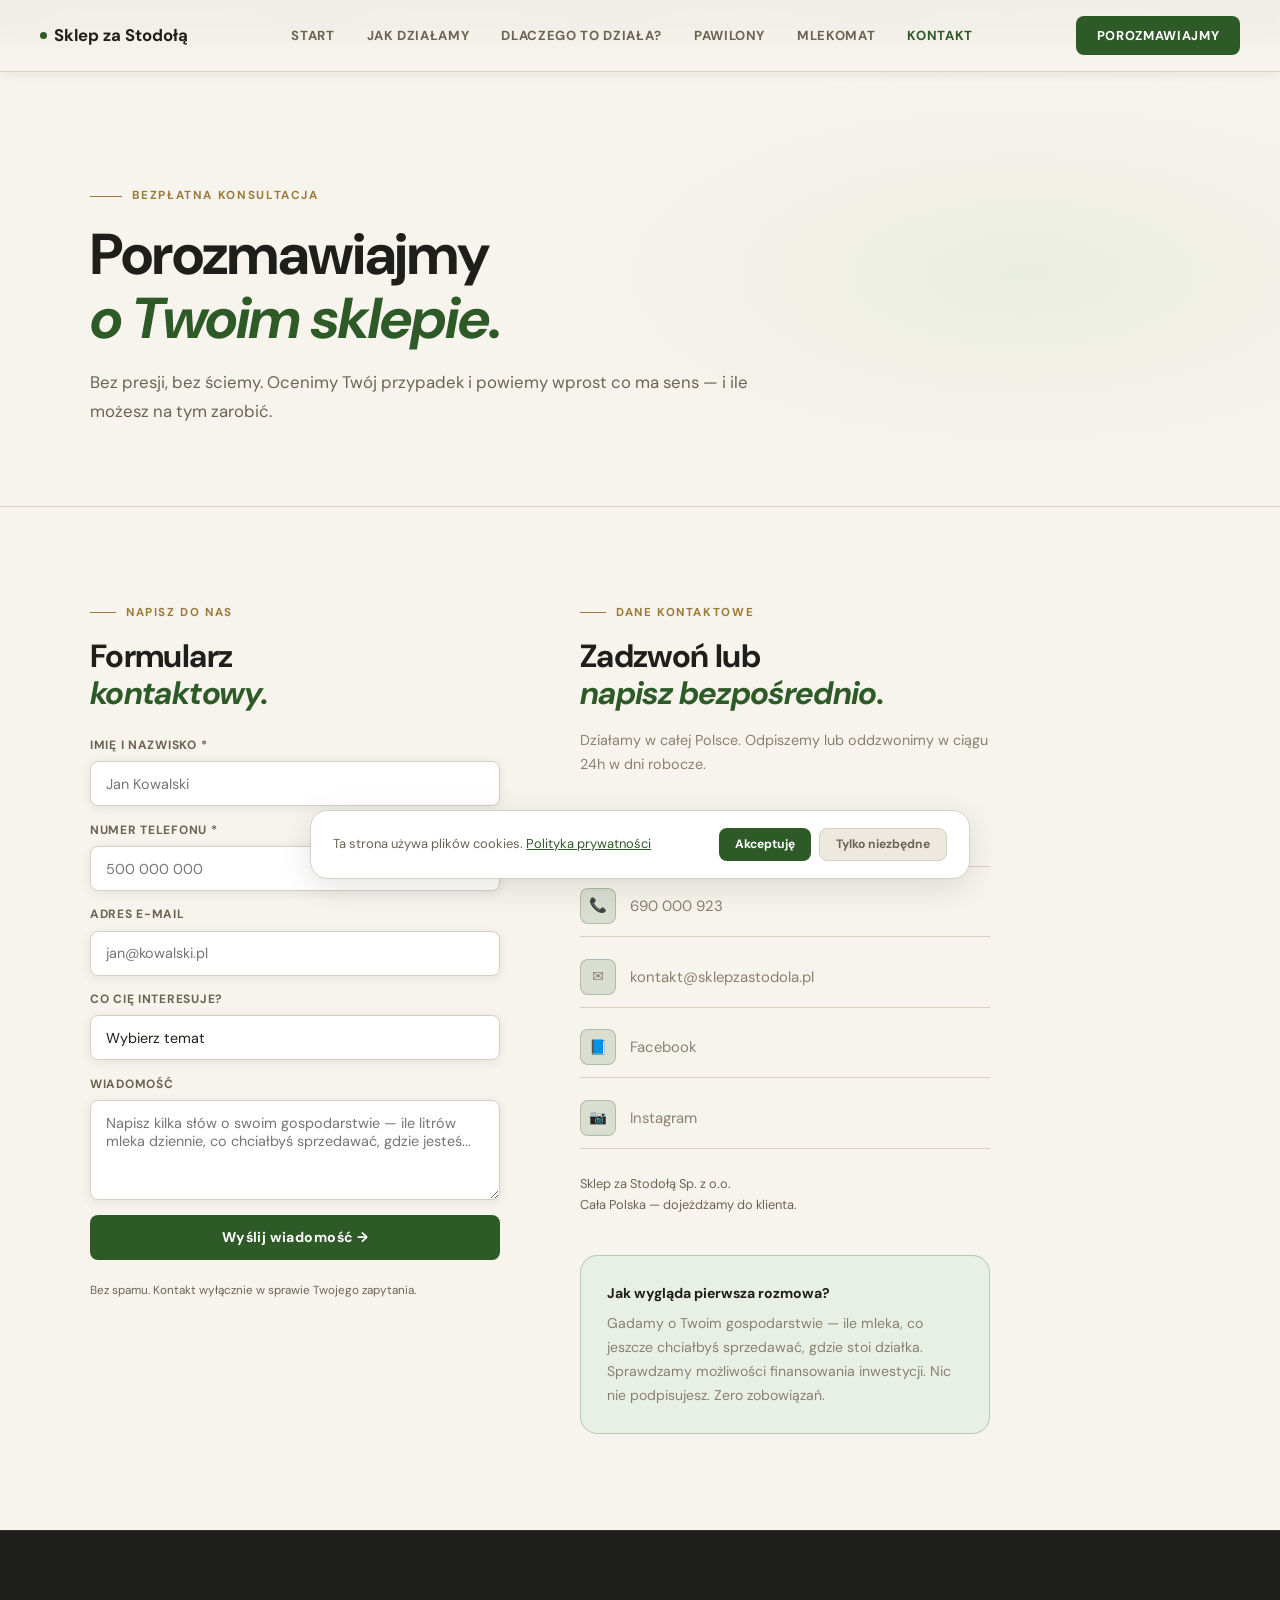
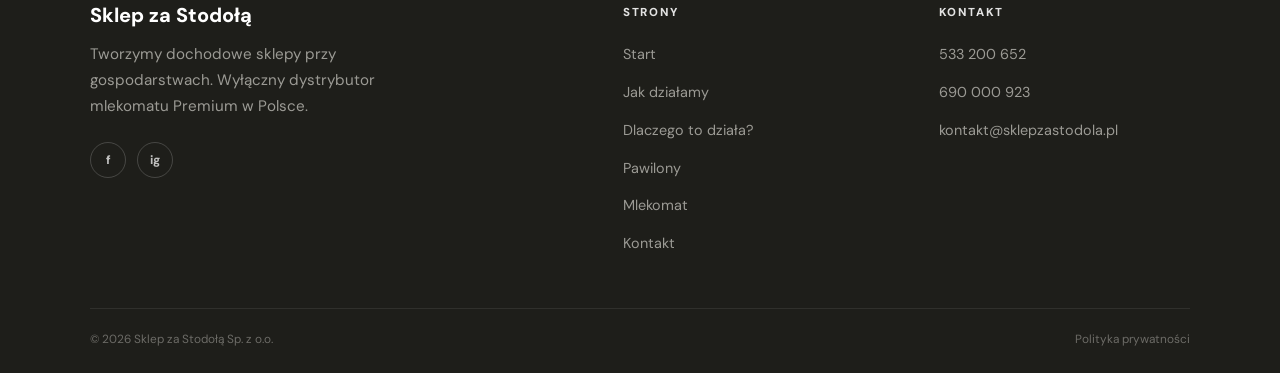
<file: kontakt.html>
<!DOCTYPE html>
<html lang="pl">
<head>
<meta charset="UTF-8">
<meta name="viewport" content="width=device-width, initial-scale=1.0">
  <link rel="icon" type="image/x-icon" href="favicon.ico">
  <link rel="icon" type="image/png" sizes="192x192" href="favicon-192.png">
  <link rel="apple-touch-icon" href="apple-touch-icon.png">
  <link rel="icon" type="image/svg+xml" href="favicon.svg">

<title>Kontakt — bezpłatna konsultacja dla rolników | Sklep za Stodołą</title>
<meta name="description" content="Skontaktuj się ze Sklepem za Stodołą. Bezpłatnie ocenimy Twój przypadek, lokalizację, produkty, finansowanie i możliwość uruchomienia sklepu przy gospodarstwie.">
<link rel="stylesheet" href="style.css">
<style>
.contact-layout { display: grid; grid-template-columns: 1fr 1fr; gap: 5rem; align-items: start; max-width: 900px; }
.contact-links { display: flex; flex-direction: column; gap: .6rem; margin-top: 1.8rem; }
.clink { display: flex; align-items: center; gap: .85rem; font-size: .93rem; color: var(--dim); padding: .75rem 0; border-bottom: 1px solid var(--line); transition: color .2s; }
.clink:hover { color: var(--paper); }
.clink-icon { width: 36px; height: 36px; border-radius: var(--r); background: rgba(45,90,39,.14); border: 1px solid rgba(45,90,39,.26); display: flex; align-items: center; justify-content: center; font-size: .9rem; flex-shrink: 0; }
.contact-note { font-size: .8rem; color: var(--muted); margin-top: 1.5rem; line-height: 1.65; }
@media(max-width:860px){ .contact-layout { grid-template-columns: 1fr; gap: 3rem; } }
</style>
</head>
<body>

<div class="ticker">
  <div class="ticker-inner">
    <span>Kompleksowa obsługa farmera</span><span>Drewniany pawilon pod klucz</span><span>Mlekomat Premium CE-MID</span><span>Pomoc przy finansowaniu inwestycji</span><span>Leasing rolniczy</span><span>Instalacja i serwis — cała Polska</span><span>Kompleksowa obsługa farmera</span><span>Drewniany pawilon pod klucz</span><span>Mlekomat Premium CE-MID</span><span>Pomoc przy finansowaniu inwestycji</span><span>Leasing rolniczy</span><span>Instalacja i serwis — cała Polska</span>
  </div>
</div>

<nav class="nav" id="nav">
  <a href="index.html" class="nav-logo"><span class="nav-logo-dot"></span>Sklep za Stodołą</a>
  <ul class="nav-links">
    <li><a href="index.html">Start</a></li>
    <li><a href="jak-dzialamy.html">Jak działamy</a></li>
    <li><a href="jak-dzialamy.html">Dlaczego to działa?</a></li>
    <li><a href="pawilony.html">Pawilony</a></li>
    <li><a href="mlekomat.html">Mlekomat</a></li>
    <li><a href="kontakt.html" class="active">Kontakt</a></li>
  </ul>
  <a href="kontakt.html" class="nav-cta">Porozmawiajmy</a>
  <button class="burger" id="burger" aria-label="Menu" aria-expanded="false"><span></span><span></span><span></span></button>
</nav>
<nav class="mob-nav" id="mob-nav"><button class="mob-close" id="mob-close">✕</button>
  <a href="index.html">Start</a>
  <a href="jak-dzialamy.html">Jak działamy</a>
  <a href="dlaczego.html">Dlaczego to działa?</a>
  <a href="pawilony.html">Pawilony</a>
  <a href="mlekomat.html">Mlekomat</a>
  <a href="kontakt.html">Kontakt</a>
</nav>

<header class="page-hero">
<div class="wrap">
  <p class="page-hero-eyebrow" data-r="fade">Bezpłatna konsultacja</p>
  <h1 data-r>Porozmawiajmy<br><em>o Twoim sklepie.</em></h1>
  <p class="page-hero-sub" data-r data-d="1">Bez presji, bez ściemy. Ocenimy Twój przypadek i powiemy wprost co ma sens — i ile możesz na tym zarobić.</p>
</div>
</header>

<section class="sec">
<div class="wrap">
  <div class="contact-layout">
    <!-- FORMULARZ -->
    <div data-r>
      <p class="sec-label">Napisz do nas</p>
      <h2 class="sec-title" style="font-size:clamp(1.6rem,2.5vw,2.2rem)">Formularz<br><em>kontaktowy.</em></h2>
      <form class="cform" id="cform" novalidate style="margin-top:1.5rem">
        <div class="ff">
          <label for="fi">Imię i nazwisko *</label>
          <input type="text" id="fi" name="imie" placeholder="Jan Kowalski" required autocomplete="name">
        </div>
        <div class="ff">
          <label for="ft">Numer telefonu *</label>
          <input type="tel" id="ft" name="telefon" placeholder="500 000 000" required autocomplete="tel">
        </div>
        <div class="ff">
          <label for="fm">Adres e-mail</label>
          <input type="email" id="fm" name="email" placeholder="jan@kowalski.pl" autocomplete="email">
        </div>
        <div class="ff">
          <label for="ftem">Co Cię interesuje?</label>
          <select id="ftem" name="temat">
            <option value="">Wybierz temat</option>
            <option value="sklep">Sklep przy gospodarstwie pod klucz</option>
            <option value="mlekomat">Tylko mlekomat</option>
            <option value="arimr">Dotacja ARiMR</option>
            <option value="leasing">Leasing</option>
            <option value="serwis">Serwis automatu</option>
            <option value="inne">Inne pytanie</option>
          </select>
        </div>
        <div class="ff">
          <label for="fw">Wiadomość</label>
          <textarea id="fw" name="wiadomosc" placeholder="Napisz kilka słów o swoim gospodarstwie — ile litrów mleka dziennie, co chciałbyś sprzedawać, gdzie jesteś..."></textarea>
        </div>
        <button type="submit" class="btn btn-green" id="sbtn" style="width:100%;justify-content:center">
          <span id="stxt">Wyślij wiadomość →</span>
        </button>
        <p id="smsg" style="font-size:.82rem;margin-top:.5rem;display:none"></p>
        <p style="font-size:.73rem;color:var(--muted);margin-top:.4rem">Bez spamu. Kontakt wyłącznie w sprawie Twojego zapytania.</p>
      </form>
    </div>

    <!-- INFO -->
    <div data-r="right" data-d="1">
      <p class="sec-label">Dane kontaktowe</p>
      <h2 class="sec-title" style="font-size:clamp(1.6rem,2.5vw,2.2rem)">Zadzwoń lub<br><em>napisz bezpośrednio.</em></h2>
      <p style="font-size:.9rem;color:var(--dim);line-height:1.7;margin-top:.8rem">Działamy w całej Polsce. Odpiszemy lub oddzwonimy w ciągu 24h w dni robocze.</p>
      <div class="contact-links">
        <a class="clink" href="tel:735115427"><span class="clink-icon">📞</span>735 115 427</a>
        <a class="clink" href="tel:690000923"><span class="clink-icon">📞</span>690 000 923</a>
        <a class="clink" href="mailto:kontakt@sklepzastodola.pl"><span class="clink-icon">✉️</span>kontakt@sklepzastodola.pl</a>
        <a class="clink" href="https://www.facebook.com/profile.php?id=61590896125832" target="_blank" rel="noopener"><span class="clink-icon">📘</span>Facebook</a>
        <a class="clink" href="https://www.instagram.com/sklepzastodola/" target="_blank" rel="noopener"><span class="clink-icon">📷</span>Instagram</a>
      </div>
      <p class="contact-note">Sklep za Stodołą Sp. z o.o.<br>Cała Polska — dojeżdżamy do klienta.</p>

      <div style="margin-top:2.5rem;padding:1.6rem;background:var(--sage);border:1px solid rgba(45,90,39,.25);border-radius:var(--r-lg)">
        <p style="font-size:.88rem;color:var(--dim);line-height:1.7"><strong style="color:var(--ink);display:block;margin-bottom:.4rem">Jak wygląda pierwsza rozmowa?</strong>
        Gadamy o Twoim gospodarstwie — ile mleka, co jeszcze chciałbyś sprzedawać, gdzie stoi działka. Sprawdzamy możliwości finansowania inwestycji. Nic nie podpisujesz. Zero zobowiązań.</p>
      </div>
    </div>
  </div>
</section>

<footer class="footer">
  <div class="footer-inner">
    <div><p class="footer-brand">Sklep za Stodołą</p><p class="footer-sub">Tworzymy dochodowe sklepy przy gospodarstwach. Wyłączny dystrybutor mlekomatu Premium w Polsce.</p>
      <div class="footer-soc"><a href="https://www.facebook.com/profile.php?id=61590896125832" class="soc-btn" target="_blank" rel="noopener">f</a><a href="https://www.instagram.com/sklepzastodola/" class="soc-btn" target="_blank" rel="noopener">ig</a></div>
    </div>
    <div class="footer-col"><h4>Strony</h4><ul>
  <li><a href="index.html">Start</a></li>
  <li><a href="jak-dzialamy.html">Jak działamy</a></li>
  <li><a href="dlaczego.html">Dlaczego to działa?</a></li>
  <li><a href="pawilony.html">Pawilony</a></li>
  <li><a href="mlekomat.html">Mlekomat</a></li>
  <li><a href="kontakt.html">Kontakt</a></li>
</ul></div>
    <div class="footer-col"><h4>Kontakt</h4><ul><li><a href="tel:533200652">533 200 652</a></li><li><a href="tel:690000923">690 000 923</a></li><li><a href="mailto:kontakt@sklepzastodola.pl">kontakt@sklepzastodola.pl</a></li></ul></div>
  </div>
  <div class="footer-bottom"><p class="footer-copy">© 2026 Sklep za Stodołą Sp. z o.o.</p><div class="footer-links"><a href="polityka.html">Polityka prywatności</a></div></div>
</footer>
<div class="cookie" id="cookie"><p>Ta strona używa plików cookies. <a href="polityka.html">Polityka prywatności</a></p><div class="cookie-btns"><button class="ck-yes" onclick="setCk('yes')">Akceptuję</button><button class="ck-no" onclick="setCk('no')">Tylko niezbędne</button></div></div>
<script>
  // Jednorazowe czyszczenie starego klucza 'ck' z poprzedniej wersji
  if(localStorage.getItem('ck') && !localStorage.getItem('cookie_consent')){
    var v = localStorage.getItem('ck');
    localStorage.setItem('cookie_consent', v === 'yes' ? 'accept' : 'reject');
    localStorage.removeItem('ck');
  }
</script>
<script src="nav.js"></script>
<script>
document.getElementById('cform').addEventListener('submit', async function(e){
  e.preventDefault();
  var btn=document.getElementById('sbtn'), txt=document.getElementById('stxt'), msg=document.getElementById('smsg');
  btn.disabled=true; txt.textContent='Wysyłam…';
  const formData = new FormData(e.target);
  const res = await fetch('https://formspree.io/f/xaqzvywz', {
    method: 'POST',
    body: formData,
    headers: { 'Accept': 'application/json' }
  });
  if(!res.ok){ txt.textContent='Wyślij wiadomość →'; msg.textContent='Coś poszło nie tak. Zadzwoń: 533 200 652.'; msg.style.color='#c0392b'; msg.style.display='block'; btn.disabled=false; return; }
  txt.textContent='✓ Wiadomość wysłana!';
  msg.textContent='Odezwiemy się w ciągu 24h. Dziękujemy!';
  msg.style.display='block'; msg.style.color='var(--moss)';
  e.target.reset();
  setTimeout(function(){ btn.disabled=false; txt.textContent='Wyślij wiadomość →'; msg.style.display='none'; },5000);
});
</script>
</body>
</html>
</file>
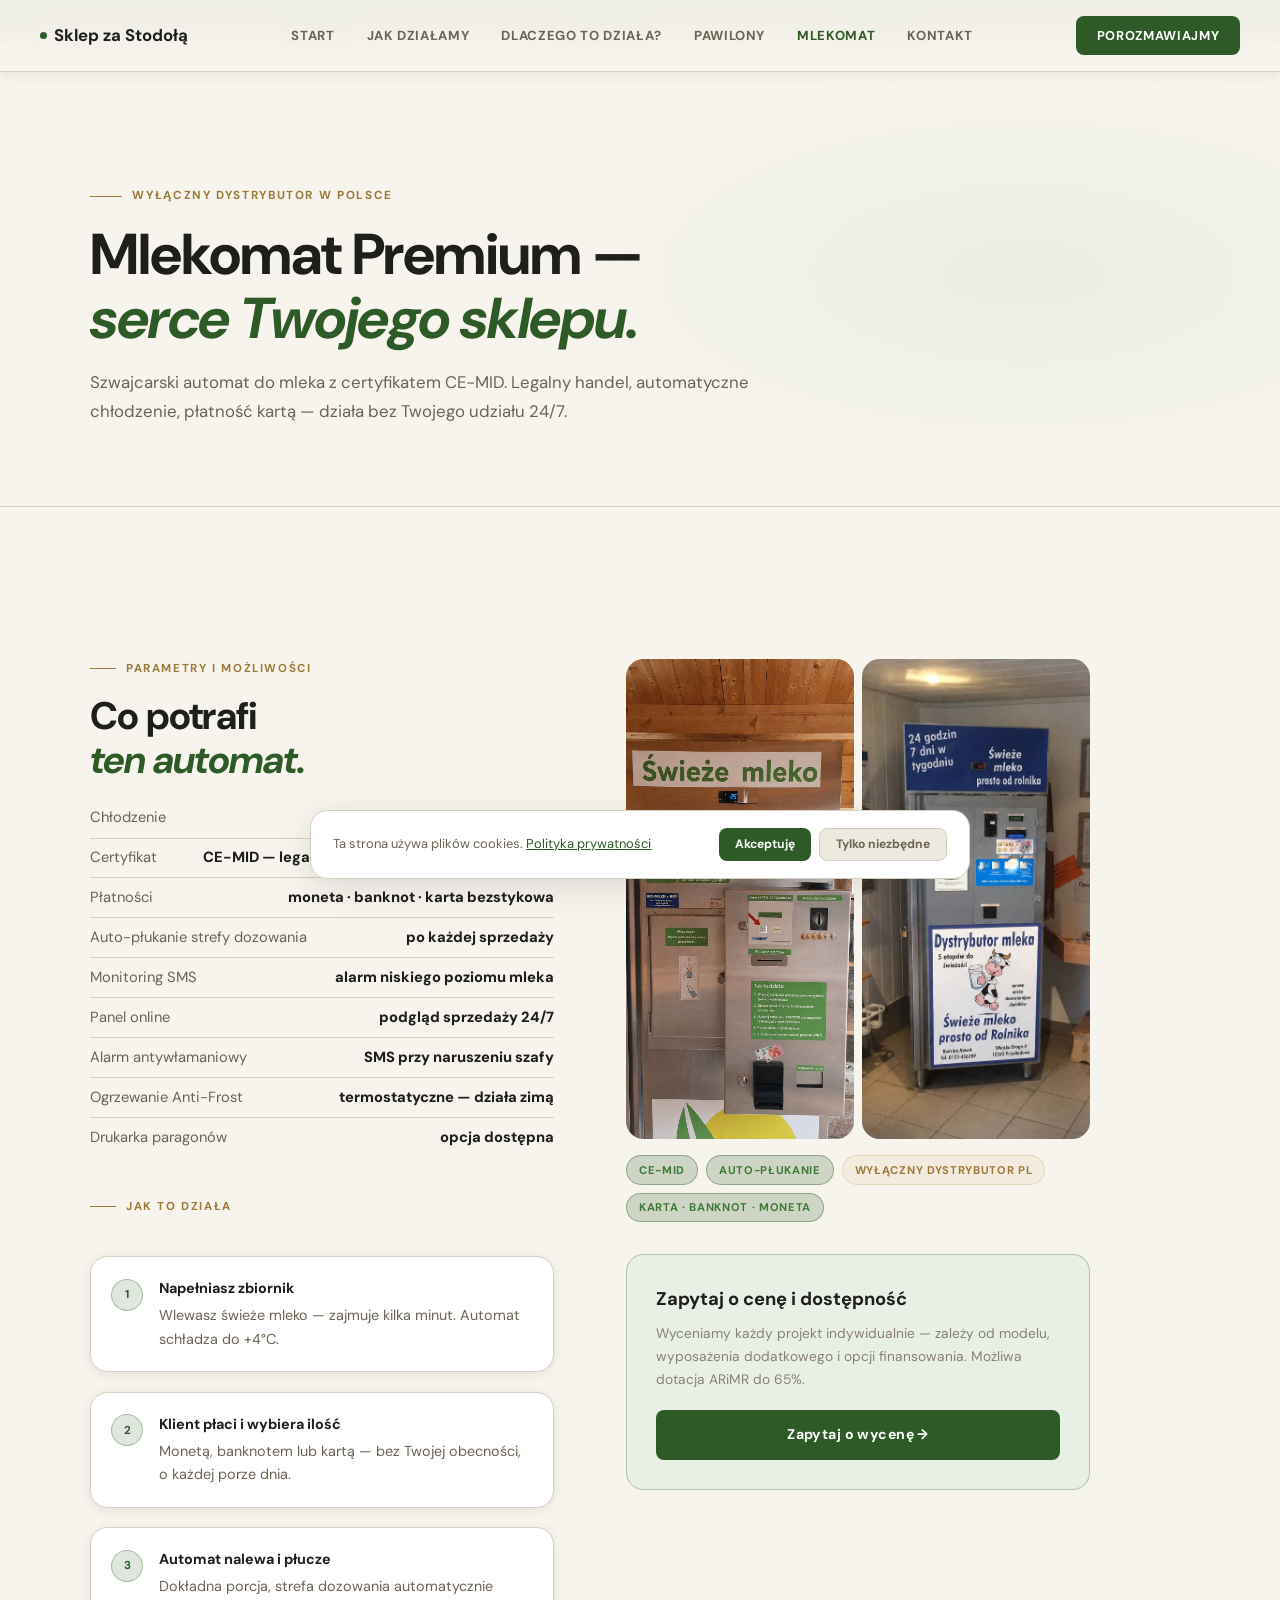
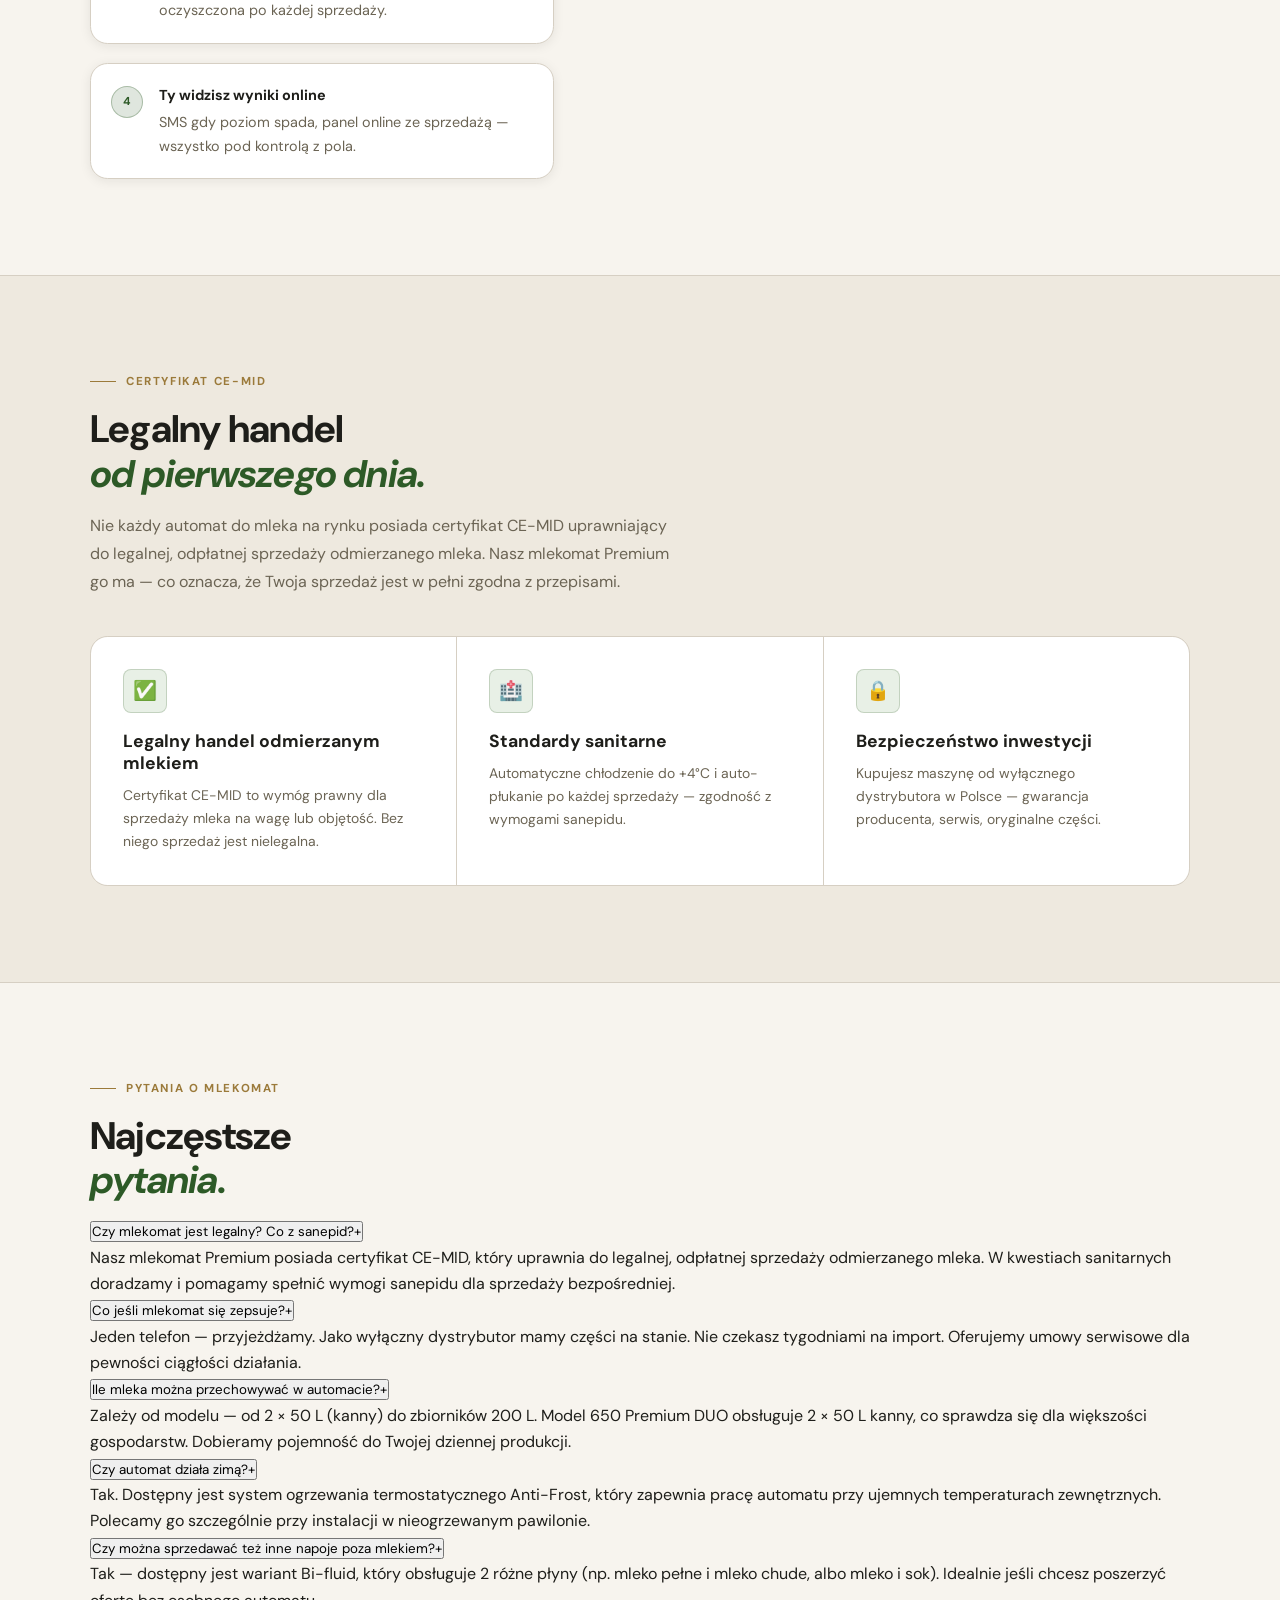
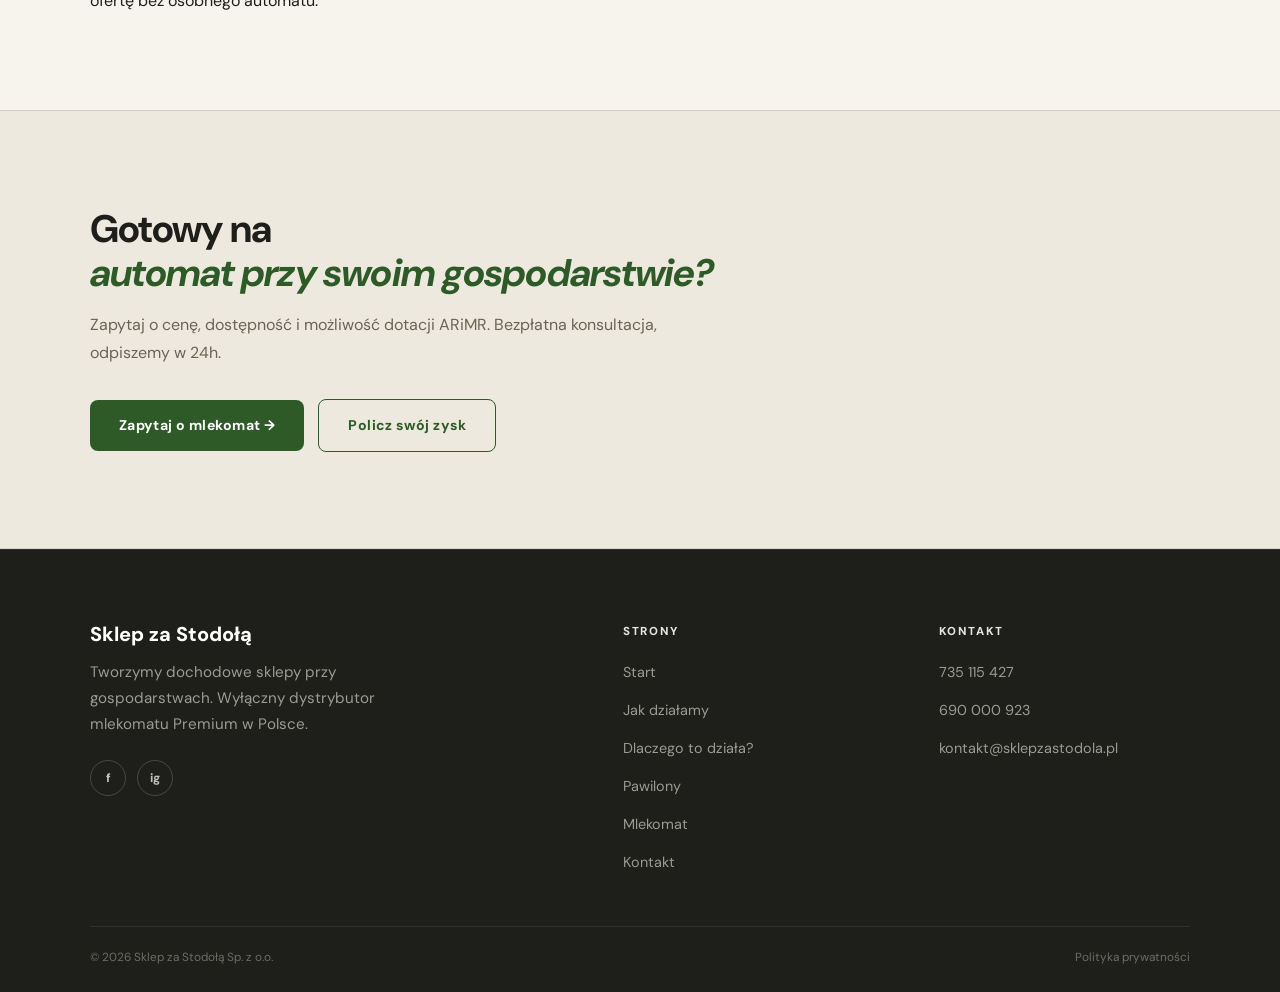
<file: mlekomat.html>
<!DOCTYPE html>
<html lang="pl">
<head>
<meta charset="UTF-8">
<meta name="viewport" content="width=device-width, initial-scale=1.0">
  <link rel="icon" type="image/x-icon" href="favicon.ico">
  <link rel="icon" type="image/png" sizes="192x192" href="favicon-192.png">
  <link rel="apple-touch-icon" href="apple-touch-icon.png">
  <link rel="icon" type="image/svg+xml" href="favicon.svg">

<title>Mlekomat Premium CE-MID — automat do mleka dla gospodarstwa</title>
<meta name="description" content="Mlekomat Premium CE-MID do legalnej sprzedaży świeżego mleka przy gospodarstwie. Płatność kartą, gotówką, chłodzenie, auto-płukanie, SMS i panel online.">
<link rel="stylesheet" href="style.css">
<style>
.ml-split { display: grid; grid-template-columns: 1fr 1fr; gap: 4.5rem; align-items: start; max-width: 1000px; margin-top: 3.5rem; }
.machine-visual { position: sticky; top: 6rem; }
.machine-photo { border-radius: var(--r-lg); overflow: hidden; }
.machine-photo img { width: 100%; height: 520px; object-fit: cover; object-position: center top; }
.machine-badge-strip { display: flex; gap: .5rem; flex-wrap: wrap; margin-top: 1rem; }
.badge { font-size: .7rem; font-weight: 700; letter-spacing: .06em; text-transform: uppercase; padding: .28rem .75rem; border-radius: 100px; }
.badge-green { background: rgba(45,90,39,.2); border: 1px solid rgba(45,90,39,.4); color: var(--moss); }
.badge-gold  { background: rgba(200,169,110,.12); border: 1px solid rgba(200,169,110,.3); color: var(--wheat); }
.how-steps { margin-top: 2.5rem; display: flex; flex-direction: column; gap: 1.2rem; }
.how-step { display: flex; gap: 1rem; align-items: flex-start; }
.how-step-n { width: 32px; height: 32px; border-radius: 50%; background: rgba(45,90,39,.15); border: 1px solid rgba(45,90,39,.3); display: flex; align-items: center; justify-content: center; font-size: .72rem; font-weight: 700; color: var(--forest); flex-shrink: 0; margin-top: .1rem; }
.how-step-body h4 { font-size: .9rem; font-weight: 700; margin-bottom: .2rem; }
.how-step-body p { font-size: .83rem; color: var(--dim); line-height: 1.6; }
.cta-box { background: var(--sage); border: 1.5px solid rgba(45,90,39,.3); border-radius: var(--r-lg); padding: 1.8rem; margin-top: 2rem; }
.cta-box h3 { font-family: var(--sans); font-size: 1.15rem; font-weight: 700; margin-bottom: .5rem; }
.cta-box p { font-size: .86rem; color: var(--dim); line-height: 1.65; margin-bottom: 1.2rem; }
@media(max-width:860px){
  .ml-split { grid-template-columns: 1fr; gap: 2.5rem; }
  .machine-visual { position: static; }
  .machine-photo img { height: 320px; }
  .machine-photo[style] img { height: 260px; }
  .machine-photo[style] { gap: 6px !important; }
}
</style>
</head>
<body>

<div class="ticker">
  <div class="ticker-inner">
    <span>Kompleksowa obsługa farmera</span><span>Drewniany pawilon pod klucz</span><span>Mlekomat Premium CE-MID</span><span>Pomoc przy finansowaniu inwestycji</span><span>Leasing rolniczy</span><span>Instalacja i serwis — cała Polska</span><span>Kompleksowa obsługa farmera</span><span>Drewniany pawilon pod klucz</span><span>Mlekomat Premium CE-MID</span><span>Pomoc przy finansowaniu inwestycji</span><span>Leasing rolniczy</span><span>Instalacja i serwis — cała Polska</span>
  </div>
</div>

<nav class="nav" id="nav">
  <a href="index.html" class="nav-logo"><span class="nav-logo-dot"></span>Sklep za Stodołą</a>
  <ul class="nav-links">
    <li><a href="index.html">Start</a></li>
    <li><a href="jak-dzialamy.html">Jak działamy</a></li>
    <li><a href="dlaczego.html">Dlaczego to działa?</a></li>
    <li><a href="pawilony.html">Pawilony</a></li>
    <li><a href="mlekomat.html" class="active">Mlekomat</a></li>
    <li><a href="kontakt.html">Kontakt</a></li>
  </ul>
  <a href="kontakt.html" class="nav-cta">Porozmawiajmy</a>
  <button class="burger" id="burger" aria-label="Menu" aria-expanded="false"><span></span><span></span><span></span></button>
</nav>
<nav class="mob-nav" id="mob-nav"><button class="mob-close" id="mob-close">✕</button>
  <a href="index.html">Start</a>
  <a href="jak-dzialamy.html">Jak działamy</a>
  <a href="dlaczego.html">Dlaczego to działa?</a>
  <a href="pawilony.html">Pawilony</a>
  <a href="mlekomat.html">Mlekomat</a>
  <a href="kontakt.html">Kontakt</a>
</nav>

<header class="page-hero">
<div class="wrap">
  <p class="page-hero-eyebrow" data-r="fade">Wyłączny dystrybutor w Polsce</p>
  <h1 data-r>Mlekomat Premium —<br><em>serce Twojego sklepu.</em></h1>
  <p class="page-hero-sub" data-r data-d="1">Szwajcarski automat do mleka z certyfikatem CE-MID. Legalny handel, automatyczne chłodzenie, płatność kartą — działa bez Twojego udziału 24/7.</p>
</div>
</header>

<section class="sec">
<div class="wrap">
  <div class="ml-split">

    <!-- LEWA: specs -->
    <div>
      <div data-r>
        <p class="sec-label">Parametry i możliwości</p>
        <h2 class="sec-title">Co potrafi<br><em>ten automat.</em></h2>
      </div>
      <div class="specs" data-r data-d="1">
        <div class="spec-row"><span class="lbl">Chłodzenie</span><span class="val g">+4°C z alarmem odchylenia</span></div>
        <div class="spec-row"><span class="lbl">Certyfikat</span><span class="val g">CE-MID — legalny handel odmierzanym mlekiem</span></div>
        <div class="spec-row"><span class="lbl">Płatności</span><span class="val">moneta · banknot · karta bezstykowa</span></div>
        <div class="spec-row"><span class="lbl">Auto-płukanie strefy dozowania</span><span class="val g">po każdej sprzedaży</span></div>
        <div class="spec-row"><span class="lbl">Monitoring SMS</span><span class="val">alarm niskiego poziomu mleka</span></div>
        <div class="spec-row"><span class="lbl">Panel online</span><span class="val">podgląd sprzedaży 24/7</span></div>
        <div class="spec-row"><span class="lbl">Alarm antywłamaniowy</span><span class="val">SMS przy naruszeniu szafy</span></div>
        <div class="spec-row"><span class="lbl">Ogrzewanie Anti-Frost</span><span class="val">termostatyczne — działa zimą</span></div>
        <div class="spec-row"><span class="lbl">Drukarka paragonów</span><span class="val">opcja dostępna</span></div>
      </div>

      <div style="margin-top:2.5rem" data-r data-d="2">
        <p class="sec-label">Jak to działa</p>
        <div class="how-steps">
          <div class="how-step"><div class="how-step-n">1</div><div class="how-step-body"><h4>Napełniasz zbiornik</h4><p>Wlewasz świeże mleko — zajmuje kilka minut. Automat schładza do +4°C.</p></div></div>
          <div class="how-step"><div class="how-step-n">2</div><div class="how-step-body"><h4>Klient płaci i wybiera ilość</h4><p>Monetą, banknotem lub kartą — bez Twojej obecności, o każdej porze dnia.</p></div></div>
          <div class="how-step"><div class="how-step-n">3</div><div class="how-step-body"><h4>Automat nalewa i płucze</h4><p>Dokładna porcja, strefa dozowania automatycznie oczyszczona po każdej sprzedaży.</p></div></div>
          <div class="how-step"><div class="how-step-n">4</div><div class="how-step-body"><h4>Ty widzisz wyniki online</h4><p>SMS gdy poziom spada, panel online ze sprzedażą — wszystko pod kontrolą z pola.</p></div></div>
        </div>
      </div>
    </div>

    <!-- PRAWA: zdjęcie + CTA -->
    <div class="machine-visual" data-r="right">
      <div class="machine-photo" style="display:grid;grid-template-columns:1fr 1fr;gap:8px;overflow:visible;background:none;border-radius:0">
        <img src="automat2.jpg" alt="Mlekomat Brunimat Premium — widok frontu" style="width:100%;height:480px;object-fit:cover;object-position:center top;border-radius:var(--r-lg)">
        <img src="automat3.jpg" alt="Mlekomat Brunimat zainstalowany w drewnianym pawilonie" style="width:100%;height:480px;object-fit:cover;object-position:center top;border-radius:var(--r-lg)">
      </div>
      <div class="machine-badge-strip">
        <span class="badge badge-green">CE-MID</span>
        <span class="badge badge-green">Auto-płukanie</span>
        <span class="badge badge-gold">Wyłączny dystrybutor PL</span>
        <span class="badge badge-green">Karta · Banknot · Moneta</span>
      </div>
      <div class="cta-box">
        <h3>Zapytaj o cenę i dostępność</h3>
        <p>Wyceniamy każdy projekt indywidualnie — zależy od modelu, wyposażenia dodatkowego i opcji finansowania. Możliwa dotacja ARiMR do 65%.</p>
        <a href="kontakt.html" class="btn btn-green" style="width:100%;justify-content:center">Zapytaj o wycenę →</a>
      </div>
    </div>
  </div>
</section>

<!-- DLACZEGO LEGALNOŚĆ WAŻNA -->
<section class="sec sec-alt">
<div class="wrap">
  <div data-r>
    <p class="sec-label">Certyfikat CE-MID</p>
    <h2 class="sec-title">Legalny handel<br><em>od pierwszego dnia.</em></h2>
    <p class="sec-body">Nie każdy automat do mleka na rynku posiada certyfikat CE-MID uprawniający do legalnej, odpłatnej sprzedaży odmierzanego mleka. Nasz mlekomat Premium go ma — co oznacza, że Twoja sprzedaż jest w pełni zgodna z przepisami.</p>
  </div>
  <div class="cards" style="margin-top:2.5rem">
    <div class="card" data-r data-d="1">
      <div class="card-icon">✅</div>
      <h3>Legalny handel odmierzanym mlekiem</h3>
      <p>Certyfikat CE-MID to wymóg prawny dla sprzedaży mleka na wagę lub objętość. Bez niego sprzedaż jest nielegalna.</p>
    </div>
    <div class="card" data-r data-d="2">
      <div class="card-icon">🏥</div>
      <h3>Standardy sanitarne</h3>
      <p>Automatyczne chłodzenie do +4°C i auto-płukanie po każdej sprzedaży — zgodność z wymogami sanepidu.</p>
    </div>
    <div class="card" data-r data-d="3">
      <div class="card-icon">🔒</div>
      <h3>Bezpieczeństwo inwestycji</h3>
      <p>Kupujesz maszynę od wyłącznego dystrybutora w Polsce — gwarancja producenta, serwis, oryginalne części.</p>
    </div>
  </div>
</section>

<!-- FAQ MLEKOMAT -->
<section class="sec">
<div class="wrap">
  <div data-r>
    <p class="sec-label">Pytania o mlekomat</p>
    <h2 class="sec-title">Najczęstsze<br><em>pytania.</em></h2>
  </div>
  <div class="faq">
    <div class="fq"><button class="fq-q" aria-expanded="false">Czy mlekomat jest legalny? Co z sanepid?<span class="fq-icon">+</span></button>
      <div class="fq-a"><p>Nasz mlekomat Premium posiada certyfikat CE-MID, który uprawnia do legalnej, odpłatnej sprzedaży odmierzanego mleka. W kwestiach sanitarnych doradzamy i pomagamy spełnić wymogi sanepidu dla sprzedaży bezpośredniej.</p></div></div>
    <div class="fq"><button class="fq-q" aria-expanded="false">Co jeśli mlekomat się zepsuje?<span class="fq-icon">+</span></button>
      <div class="fq-a"><p>Jeden telefon — przyjeżdżamy. Jako wyłączny dystrybutor mamy części na stanie. Nie czekasz tygodniami na import. Oferujemy umowy serwisowe dla pewności ciągłości działania.</p></div></div>
    <div class="fq"><button class="fq-q" aria-expanded="false">Ile mleka można przechowywać w automacie?<span class="fq-icon">+</span></button>
      <div class="fq-a"><p>Zależy od modelu — od 2 × 50 L (kanny) do zbiorników 200 L. Model 650 Premium DUO obsługuje 2 × 50 L kanny, co sprawdza się dla większości gospodarstw. Dobieramy pojemność do Twojej dziennej produkcji.</p></div></div>
    <div class="fq"><button class="fq-q" aria-expanded="false">Czy automat działa zimą?<span class="fq-icon">+</span></button>
      <div class="fq-a"><p>Tak. Dostępny jest system ogrzewania termostatycznego Anti-Frost, który zapewnia pracę automatu przy ujemnych temperaturach zewnętrznych. Polecamy go szczególnie przy instalacji w nieogrzewanym pawilonie.</p></div></div>
    <div class="fq"><button class="fq-q" aria-expanded="false">Czy można sprzedawać też inne napoje poza mlekiem?<span class="fq-icon">+</span></button>
      <div class="fq-a"><p>Tak — dostępny jest wariant Bi-fluid, który obsługuje 2 różne płyny (np. mleko pełne i mleko chude, albo mleko i sok). Idealnie jeśli chcesz poszerzyć ofertę bez osobnego automatu.</p></div></div>
  </div>
</section>

<!-- CTA -->
<section class="sec sec-alt">
<div class="wrap">
  <div data-r>
    <h2 class="sec-title">Gotowy na<br><em>automat przy swoim gospodarstwie?</em></h2>
    <p class="sec-body" style="margin-bottom:2rem">Zapytaj o cenę, dostępność i możliwość dotacji ARiMR. Bezpłatna konsultacja, odpiszemy w 24h.</p>
    <div style="display:flex;flex-wrap:wrap;gap:.9rem;align-items:center">
      <a href="kontakt.html" class="btn btn-green">Zapytaj o mlekomat →</a>
      <a href="jak-dzialamy.html#kalkulator" class="btn btn-outline">Policz swój zysk</a>
    </div>
  </div>
</section>

<footer class="footer">
  <div class="footer-inner">
    <div><p class="footer-brand">Sklep za Stodołą</p><p class="footer-sub">Tworzymy dochodowe sklepy przy gospodarstwach. Wyłączny dystrybutor mlekomatu Premium w Polsce.</p>
      <div class="footer-soc"><a href="https://www.facebook.com/profile.php?id=61590896125832" class="soc-btn" target="_blank" rel="noopener">f</a><a href="https://www.instagram.com/sklepzastodola/" class="soc-btn" target="_blank" rel="noopener">ig</a></div>
    </div>
    <div class="footer-col"><h4>Strony</h4><ul>
  <li><a href="index.html">Start</a></li>
  <li><a href="jak-dzialamy.html">Jak działamy</a></li>
  <li><a href="dlaczego.html">Dlaczego to działa?</a></li>
  <li><a href="pawilony.html">Pawilony</a></li>
  <li><a href="mlekomat.html">Mlekomat</a></li>
  <li><a href="kontakt.html">Kontakt</a></li>
</ul></div>
    <div class="footer-col"><h4>Kontakt</h4><ul><li><a href="tel:735115427">735 115 427</a></li><li><a href="tel:690000923">690 000 923</a></li><li><a href="mailto:kontakt@sklepzastodola.pl">kontakt@sklepzastodola.pl</a></li></ul></div>
  </div>
  <div class="footer-bottom"><p class="footer-copy">© 2026 Sklep za Stodołą Sp. z o.o.</p><div class="footer-links"><a href="polityka.html">Polityka prywatności</a></div></div>
</footer>
<div class="cookie" id="cookie"><p>Ta strona używa plików cookies. <a href="polityka.html">Polityka prywatności</a></p><div class="cookie-btns"><button class="ck-yes" onclick="setCk('yes')">Akceptuję</button><button class="ck-no" onclick="setCk('no')">Tylko niezbędne</button></div></div>
<script>
  // Jednorazowe czyszczenie starego klucza 'ck' z poprzedniej wersji
  if(localStorage.getItem('ck') && !localStorage.getItem('cookie_consent')){
    var v = localStorage.getItem('ck');
    localStorage.setItem('cookie_consent', v === 'yes' ? 'accept' : 'reject');
    localStorage.removeItem('ck');
  }
</script>
<script src="nav.js"></script>
</body>
</html>
</file>
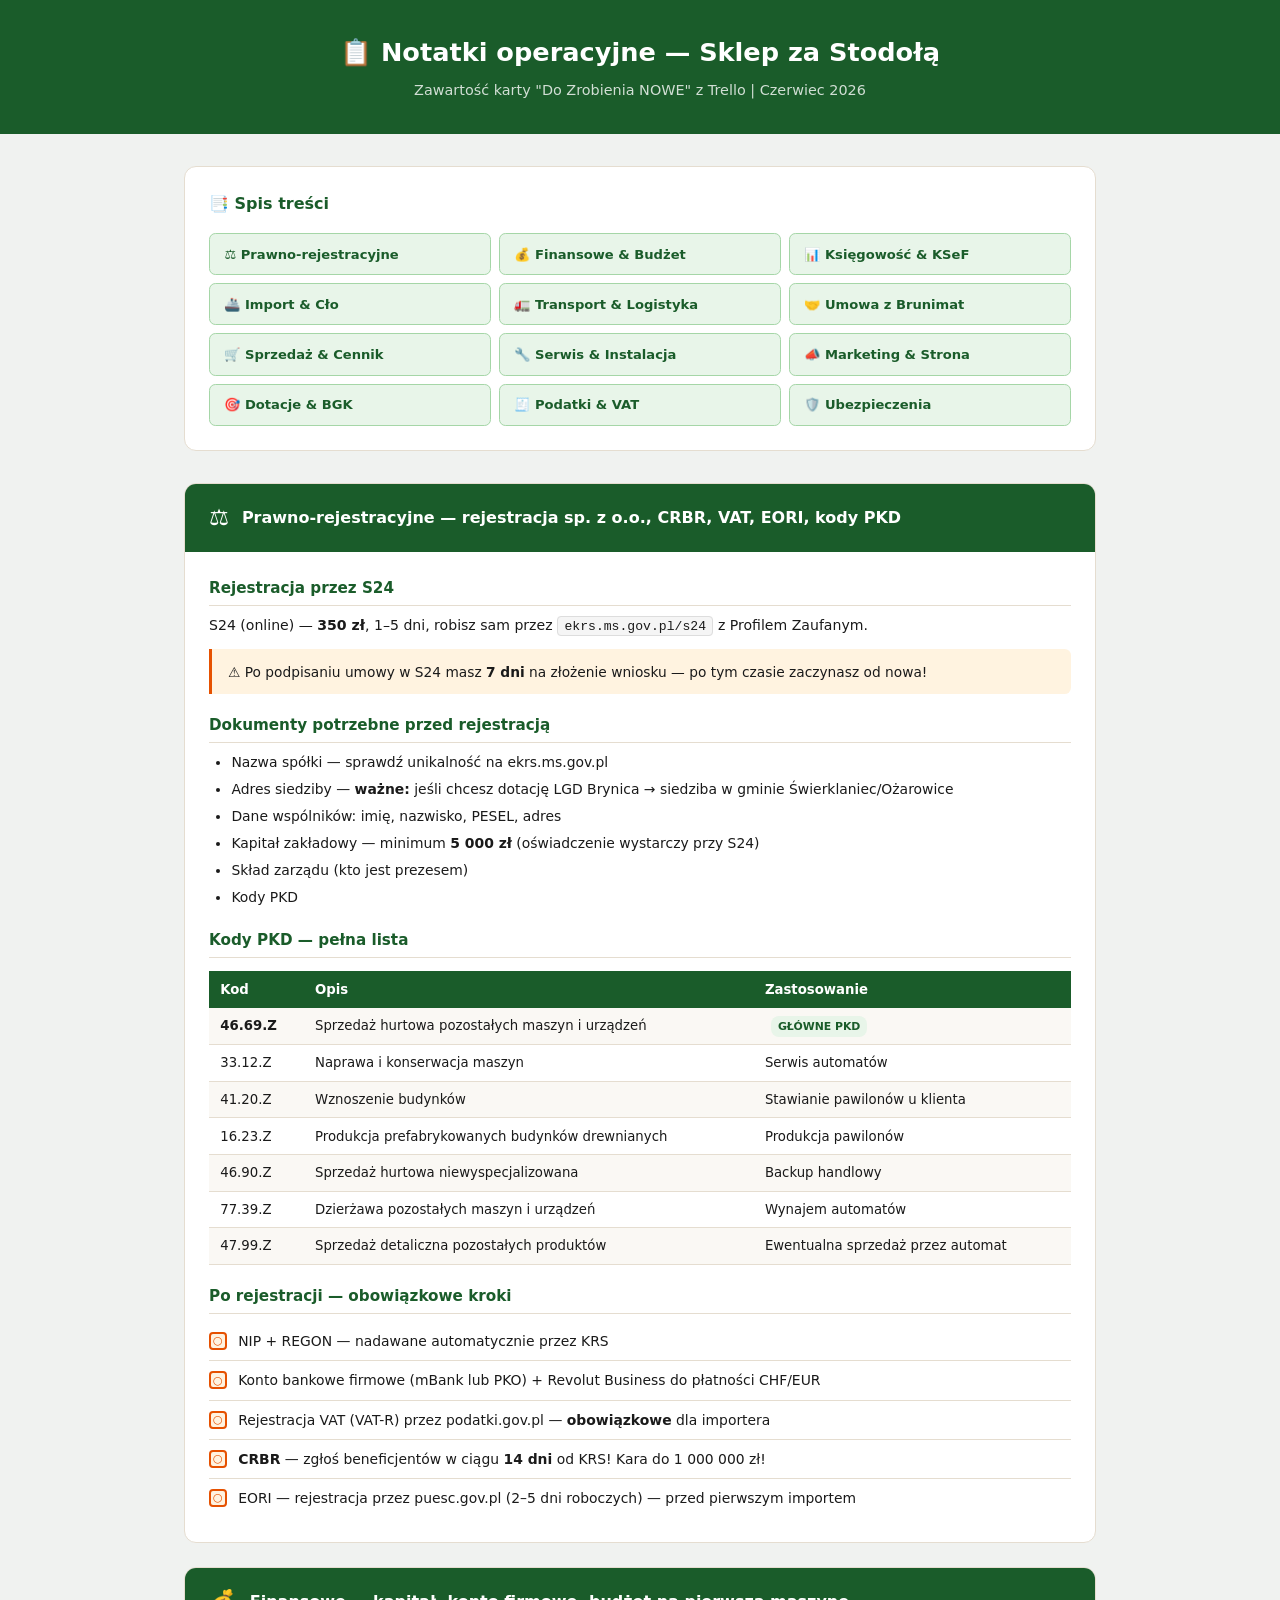
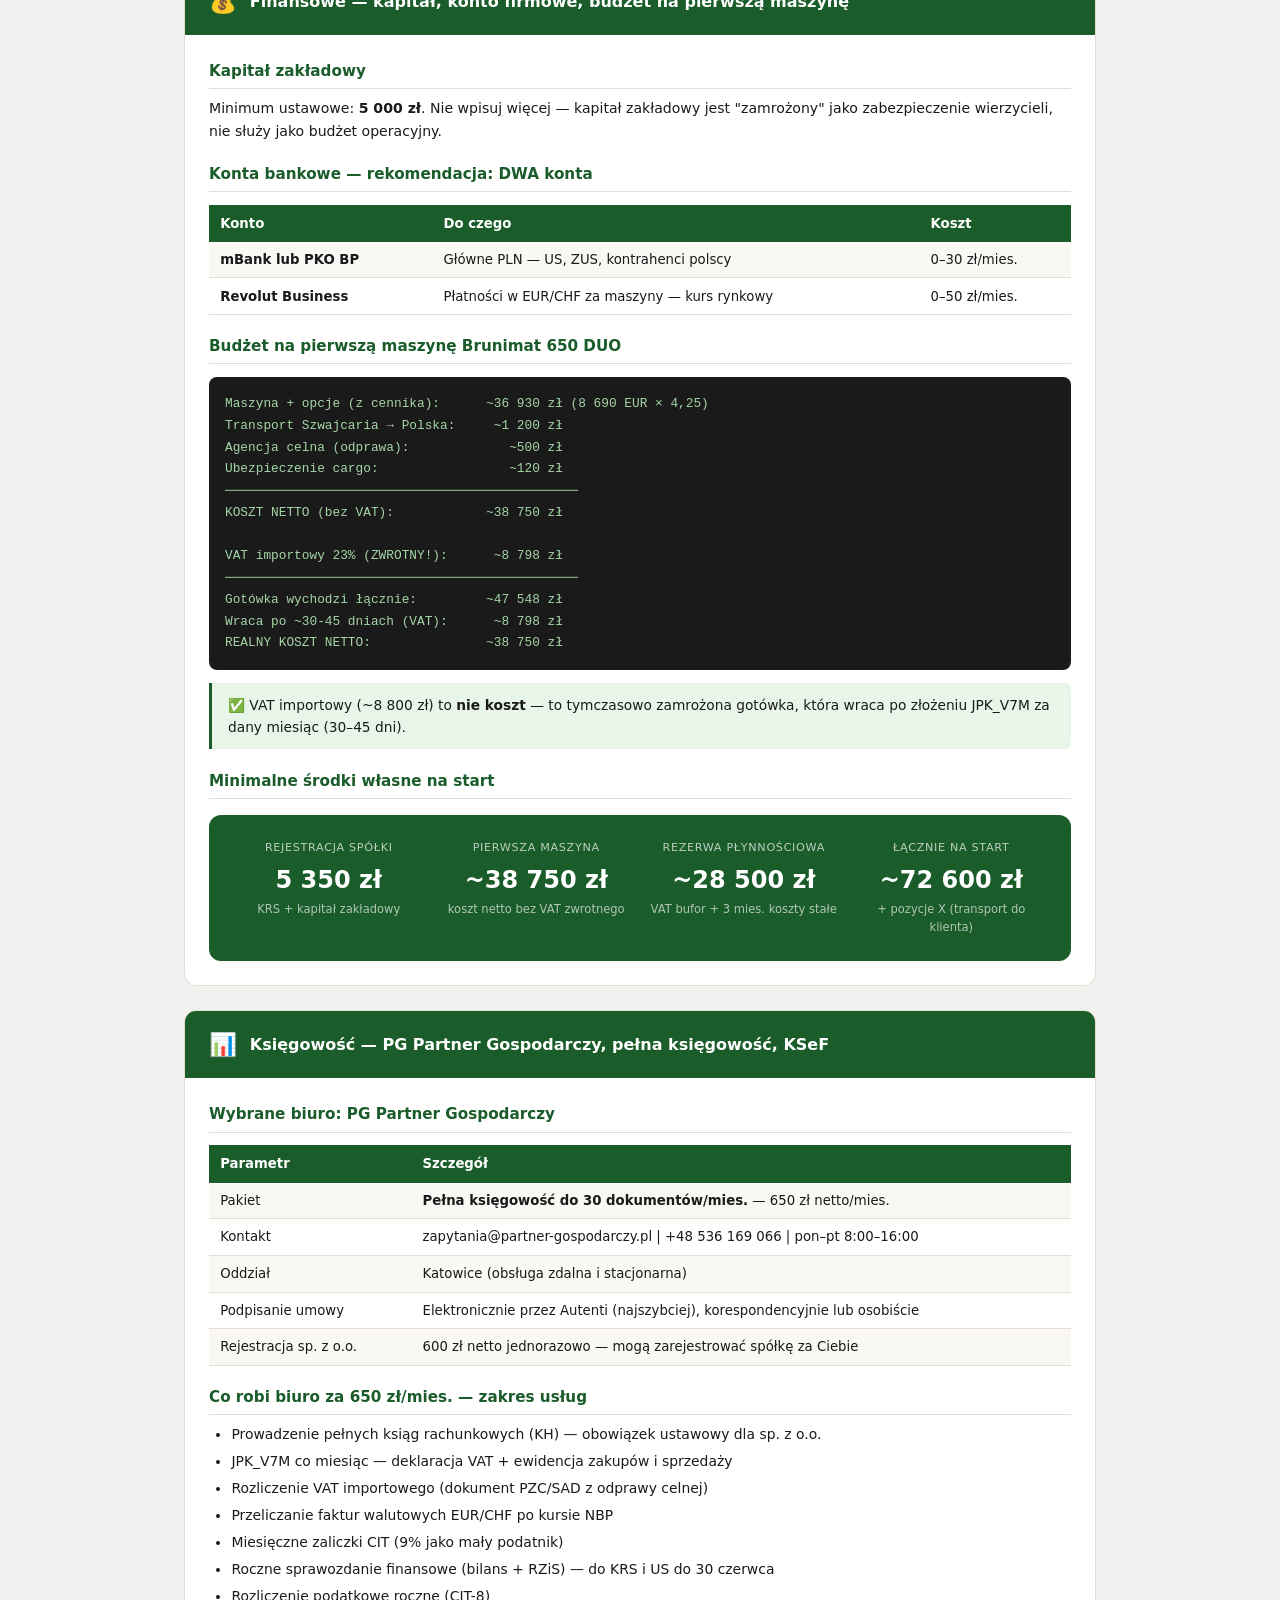
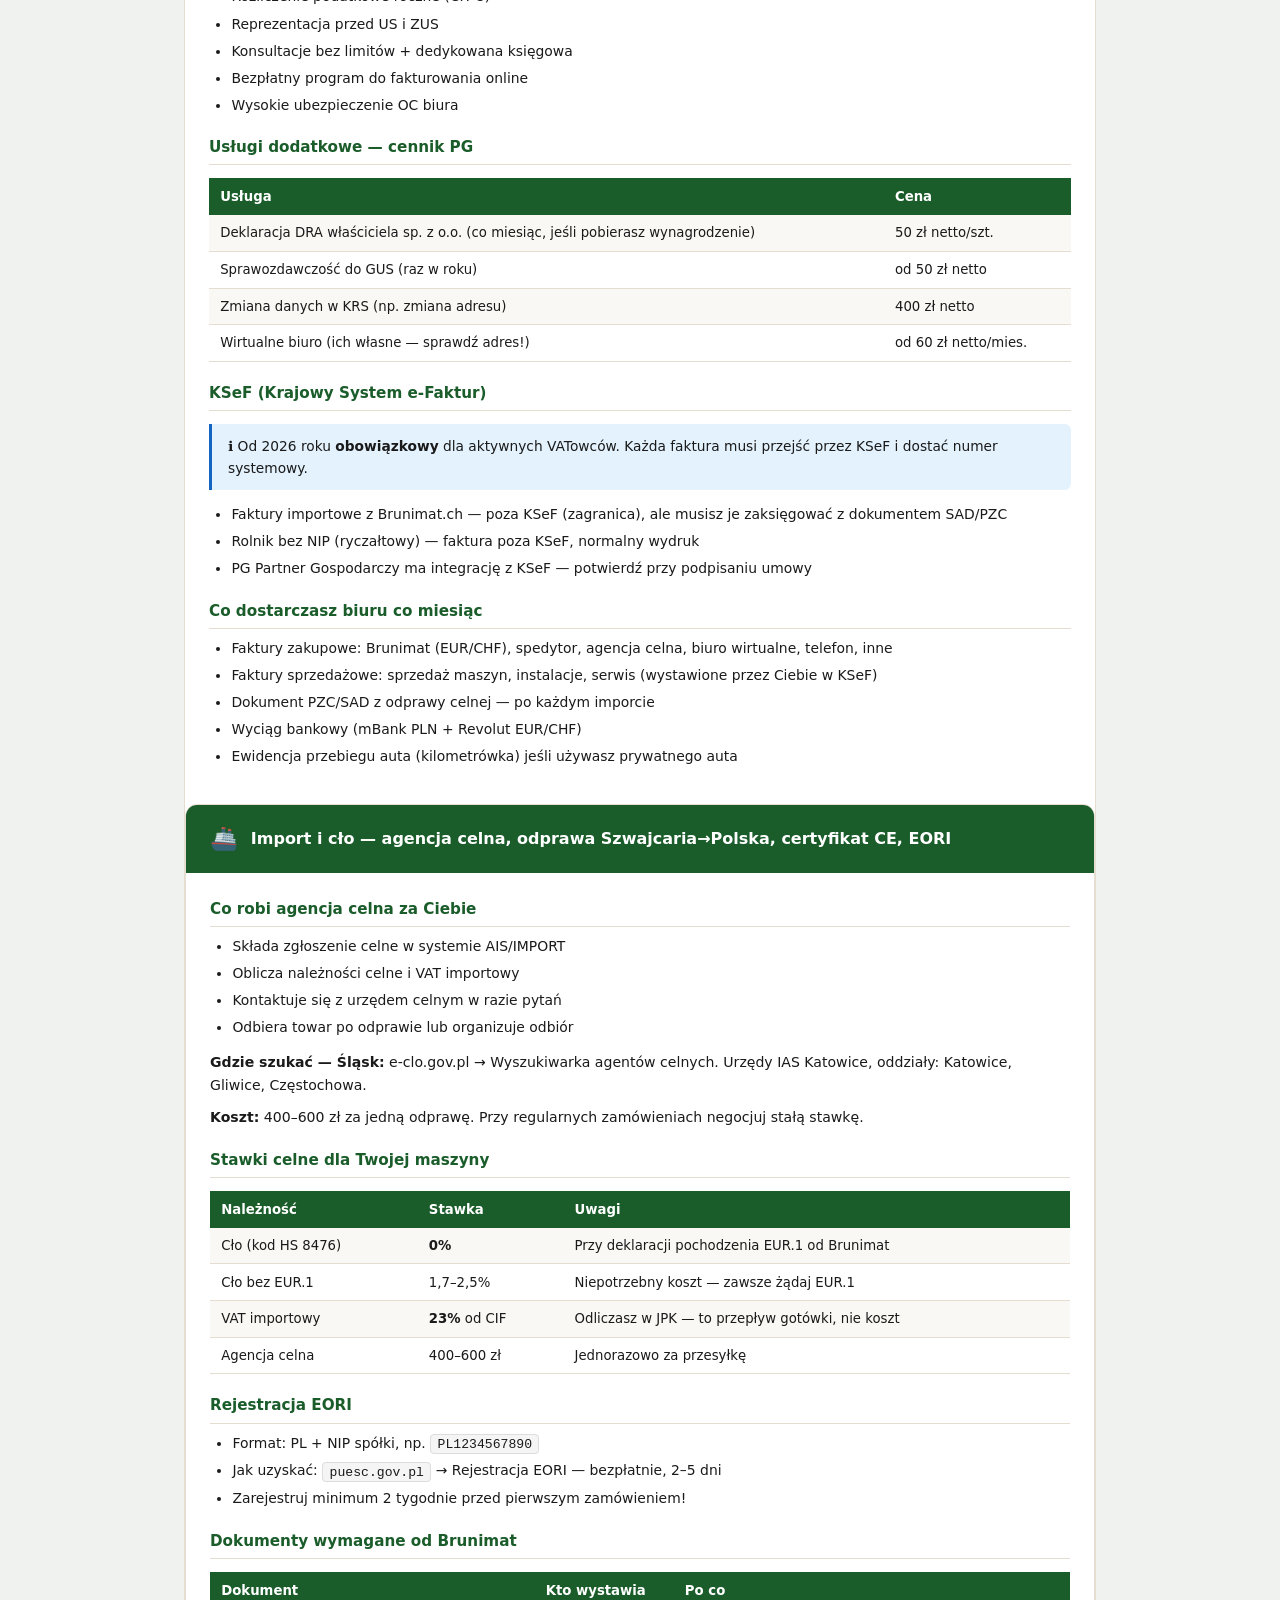
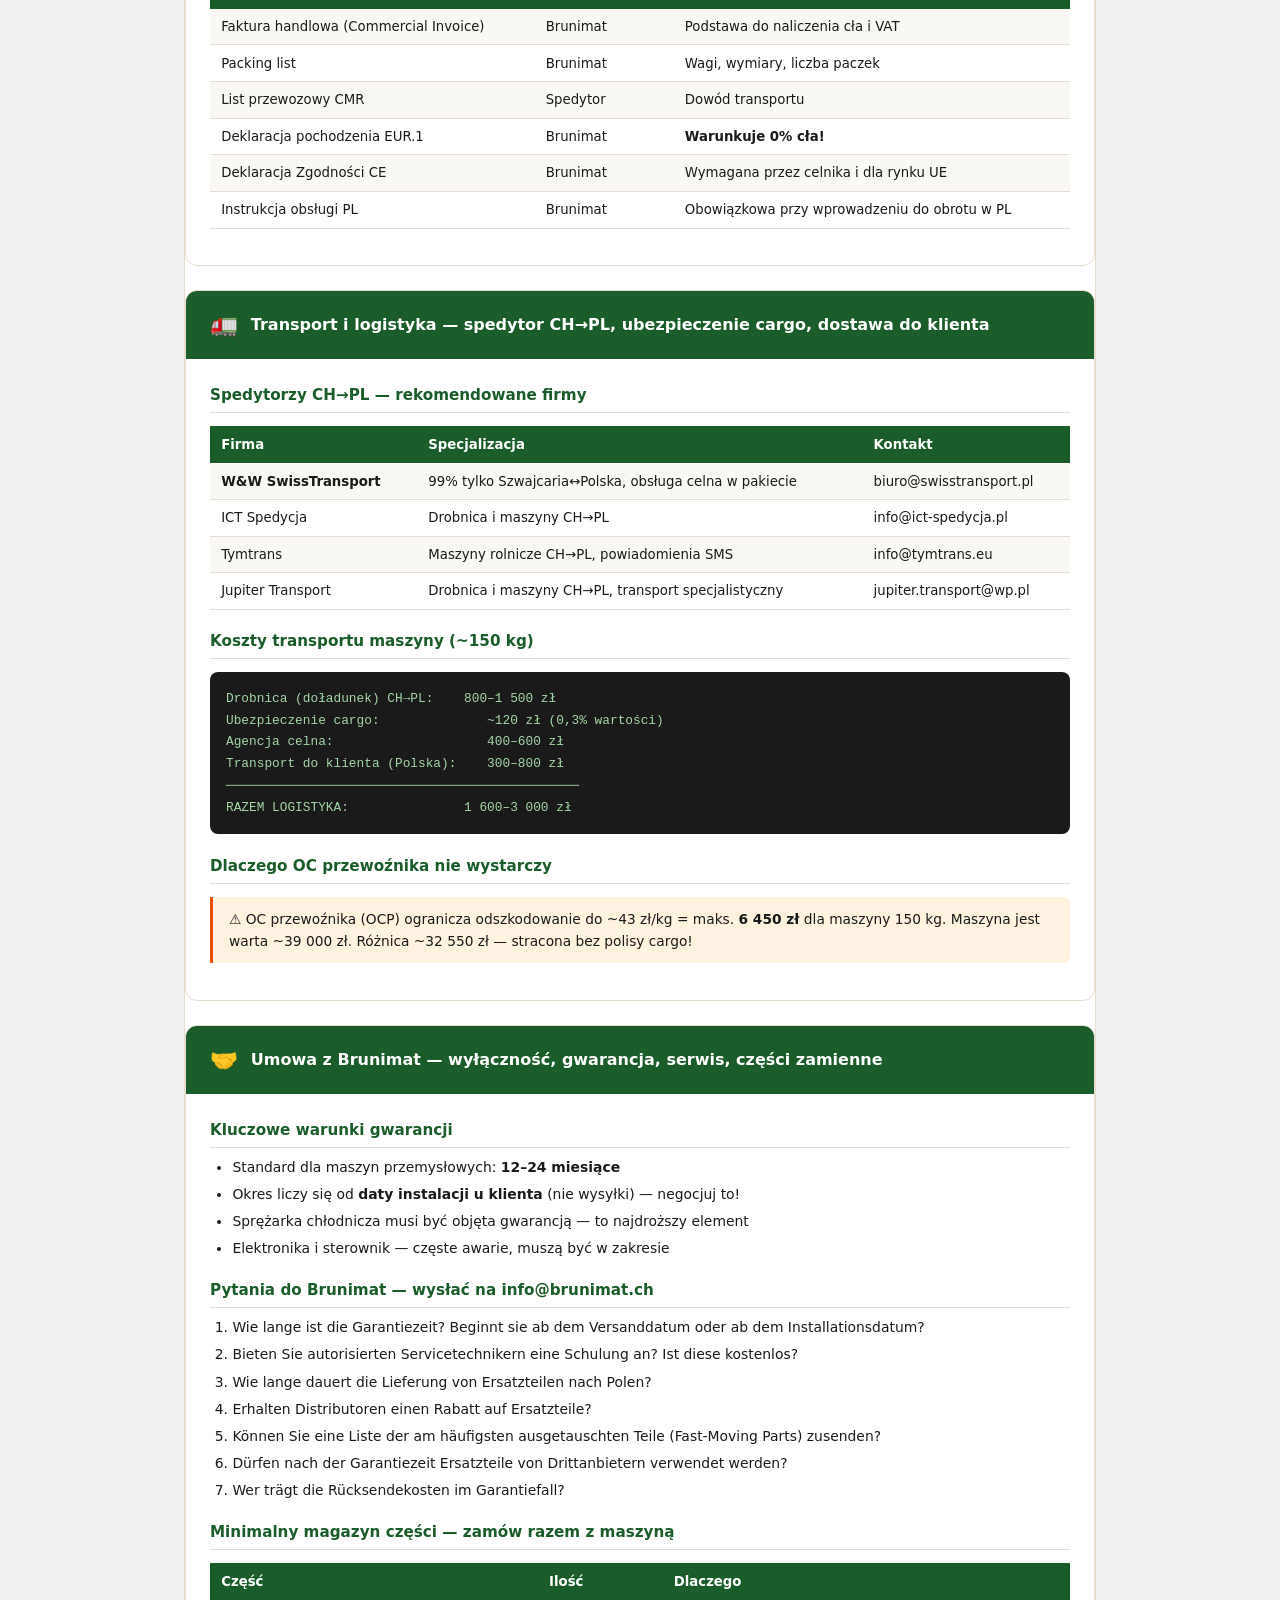
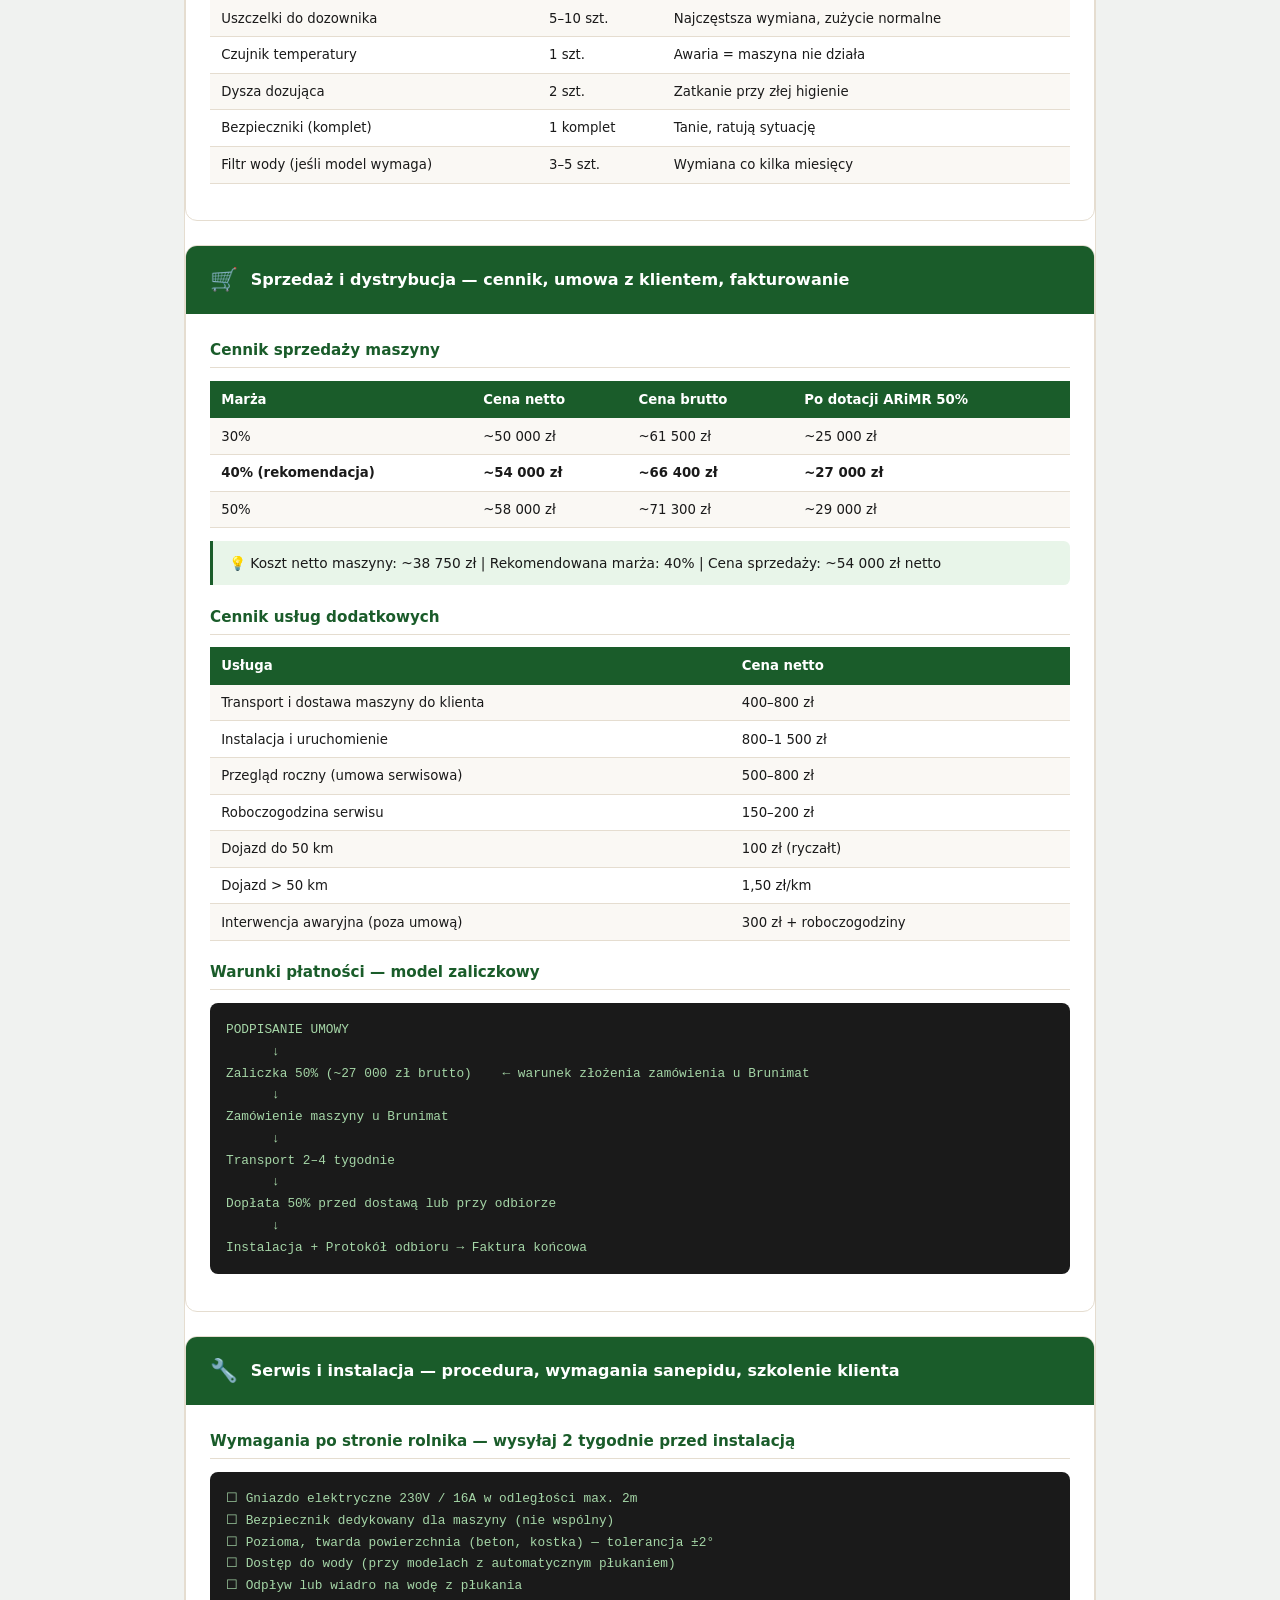
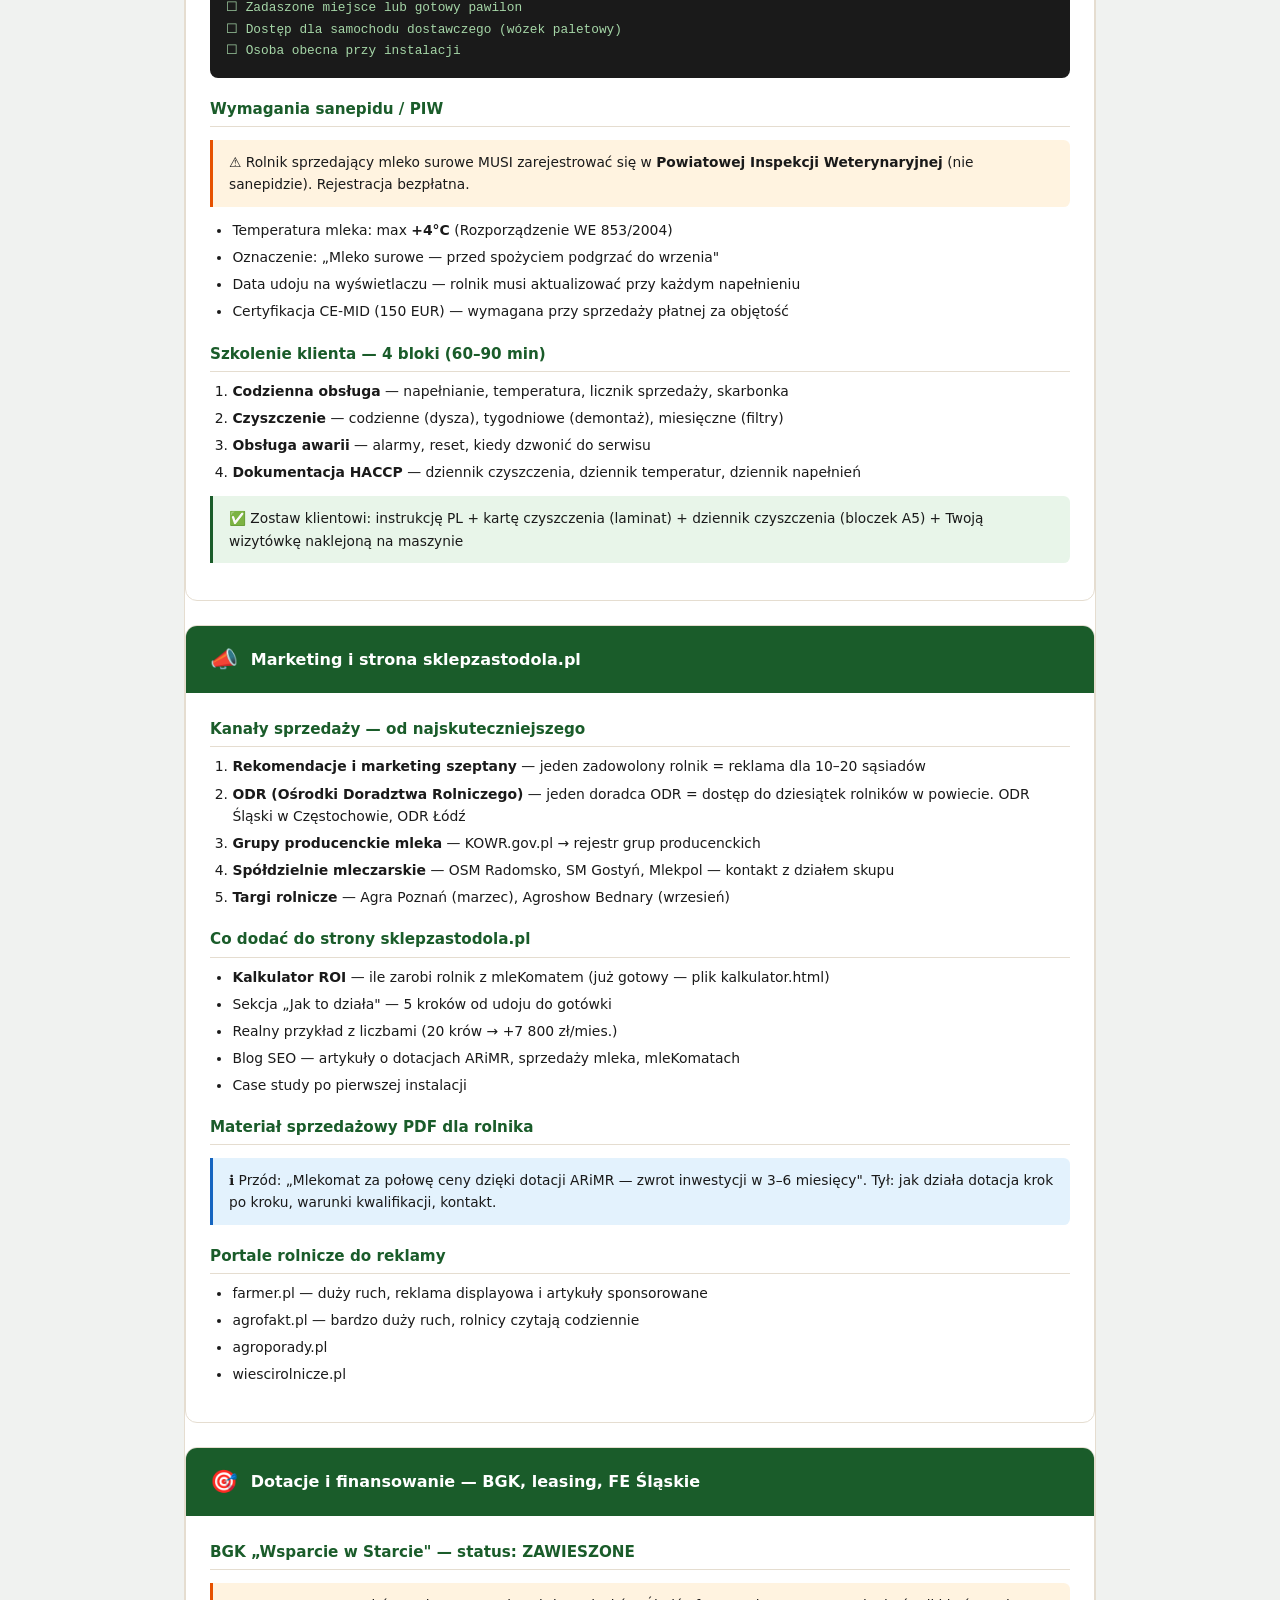
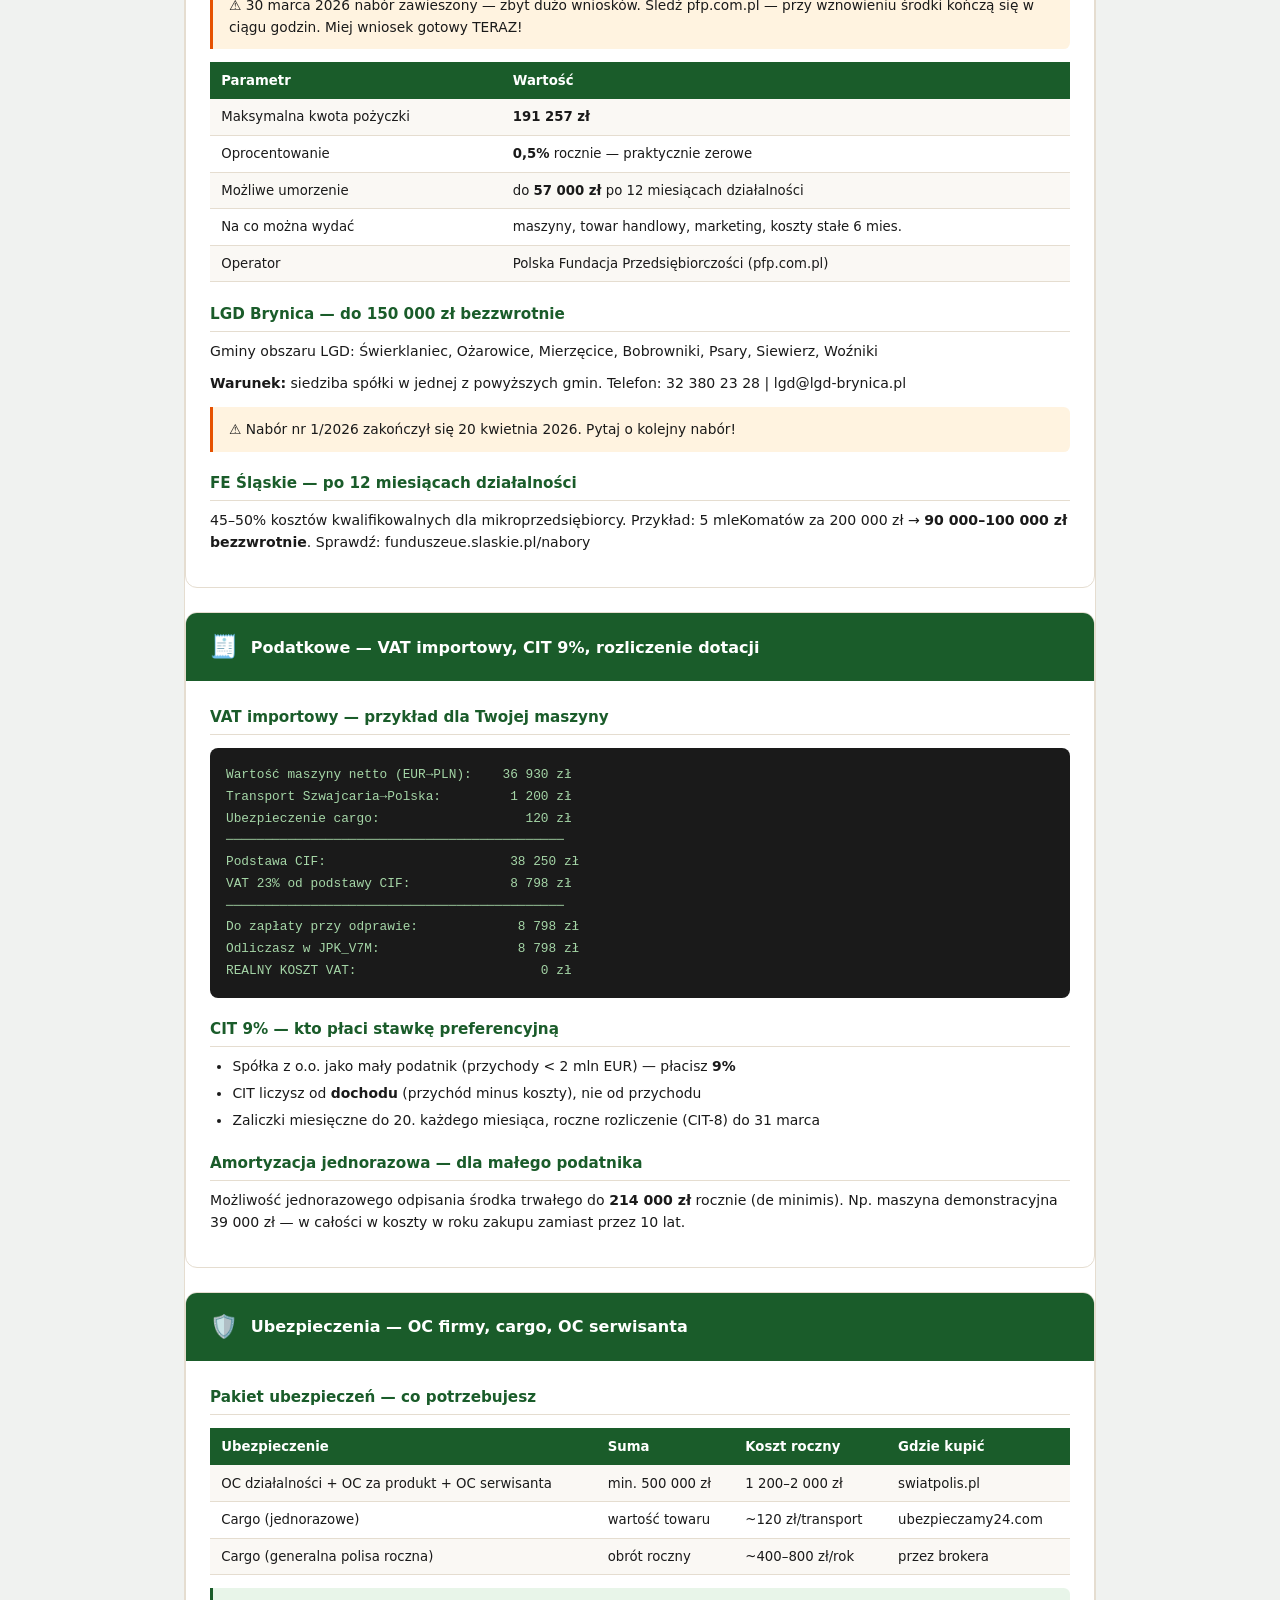
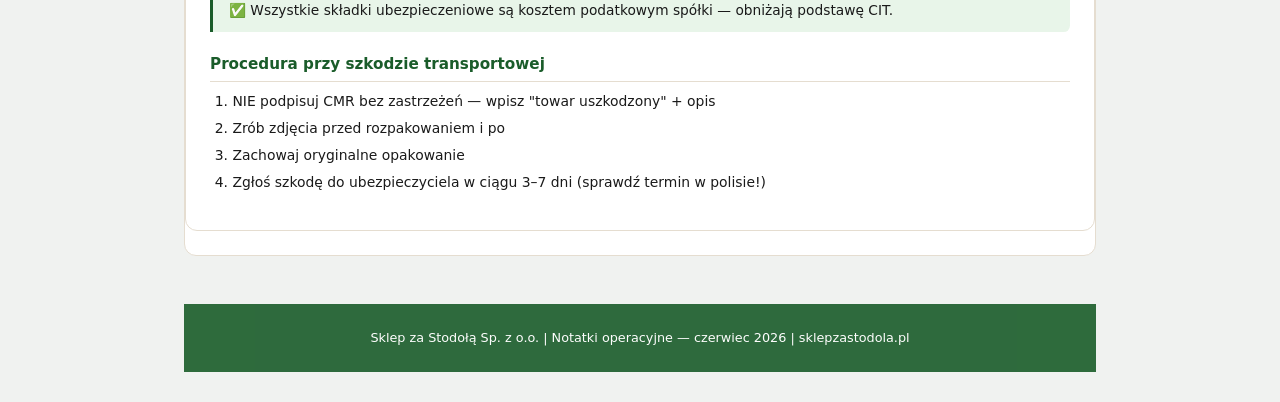
<file: notatki_nowe.html>
<!DOCTYPE html>
<html lang="pl">
<head>
<meta charset="UTF-8"/>
<meta name="viewport" content="width=device-width, initial-scale=1.0"/>
<title>Notatki — Do Zrobienia NOWE | Sklep za Stodołą</title>
<style>
:root{--z:#1a5c2a;--zl:#e8f5e9;--a:#e65100;--al:#fff3e0;--b:#1565c0;--bl:#e3f2fd;--k:#faf8f4;--l:#e5ddd0;--c:#1a1a1a;--s:#666}
*{box-sizing:border-box;margin:0;padding:0}
body{font-family:'Segoe UI',system-ui,sans-serif;background:#f0f2f0;color:var(--c);line-height:1.6}
.header{background:var(--z);color:#fff;padding:2rem 1.5rem;text-align:center}
.header h1{font-size:1.6rem;font-weight:800}
.header p{opacity:.8;font-size:.9rem;margin-top:.4rem}
.container{max-width:960px;margin:0 auto;padding:2rem 1.5rem}
.toc{background:#fff;border:1px solid var(--l);border-radius:.75rem;padding:1.5rem;margin-bottom:2rem}
.toc h2{font-size:1rem;font-weight:700;color:var(--z);margin-bottom:1rem}
.toc-grid{display:grid;grid-template-columns:repeat(auto-fill,minmax(220px,1fr));gap:.5rem}
.toc-item{background:var(--zl);border:1px solid #a5d6a7;border-radius:.4rem;padding:.6rem .9rem;font-size:.82rem;font-weight:600;color:var(--z);text-decoration:none;display:flex;align-items:center;gap:.5rem}
.toc-item:hover{background:#c8e6c9}
.card{background:#fff;border:1px solid var(--l);border-radius:.75rem;margin-bottom:1.5rem;overflow:hidden}
.card-header{background:var(--z);color:#fff;padding:1rem 1.5rem;display:flex;align-items:center;gap:.8rem}
.card-header .icon{font-size:1.4rem}
.card-header h2{font-size:1rem;font-weight:700}
.card-body{padding:1.5rem}
.card-body h3{font-size:.95rem;font-weight:700;color:var(--z);margin:1.2rem 0 .5rem;padding-bottom:.3rem;border-bottom:1px solid var(--l)}
.card-body h3:first-child{margin-top:0}
.card-body p{font-size:.88rem;color:var(--c);margin-bottom:.6rem}
.card-body ul,.card-body ol{margin:.5rem 0 .8rem 1.4rem;font-size:.87rem}
.card-body li{margin-bottom:.3rem}
.card-body code{background:#f5f5f5;border:1px solid #ddd;border-radius:.25rem;padding:.1rem .4rem;font-family:monospace;font-size:.82rem}
.card-body pre{background:#1a1a1a;color:#a5d6a7;border-radius:.5rem;padding:1rem;font-family:monospace;font-size:.8rem;overflow-x:auto;margin:.8rem 0;line-height:1.7}
.highlight{background:var(--al);border-left:3px solid var(--a);padding:.7rem 1rem;border-radius:0 .4rem .4rem 0;margin:.8rem 0;font-size:.86rem}
.success{background:var(--zl);border-left:3px solid var(--z);padding:.7rem 1rem;border-radius:0 .4rem .4rem 0;margin:.8rem 0;font-size:.86rem}
.info{background:var(--bl);border-left:3px solid var(--b);padding:.7rem 1rem;border-radius:0 .4rem .4rem 0;margin:.8rem 0;font-size:.86rem}
.tag{display:inline-block;font-size:.68rem;padding:2px 7px;border-radius:8px;font-weight:600;margin-left:6px;vertical-align:middle}
.tag-red{background:#ffcdd2;color:#c62828}
.tag-green{background:var(--zl);color:var(--z)}
.tag-blue{background:var(--bl);color:var(--b)}
.tag-amber{background:var(--al);color:var(--a)}
table{width:100%;border-collapse:collapse;margin:.8rem 0;font-size:.83rem}
th{background:var(--z);color:#fff;padding:.5rem .7rem;text-align:left}
td{padding:.45rem .7rem;border-bottom:1px solid var(--l)}
tr:nth-child(even) td{background:var(--k)}
.cost-summary{background:var(--z);color:#fff;border-radius:.75rem;padding:1.5rem;margin-top:1rem;display:grid;grid-template-columns:repeat(auto-fit,minmax(160px,1fr));gap:1rem;text-align:center}
.cost-item .label{font-size:.7rem;opacity:.7;text-transform:uppercase;letter-spacing:.06em;margin-bottom:.3rem}
.cost-item .val{font-size:1.5rem;font-weight:800}
.cost-item .sub{font-size:.72rem;opacity:.65}
.checklist-item{display:flex;align-items:flex-start;gap:.7rem;padding:.5rem 0;border-bottom:1px solid var(--l);font-size:.87rem}
.checklist-item:last-child{border-bottom:none}
.ch-box{width:18px;height:18px;border-radius:.25rem;flex-shrink:0;margin-top:2px;display:flex;align-items:center;justify-content:center;font-size:.7rem;font-weight:700}
.ch-todo{background:#fff3e0;border:2px solid var(--a);color:var(--a)}
.ch-done{background:var(--zl);border:2px solid var(--z);color:var(--z)}
footer{background:var(--z);color:#fff;padding:1.5rem;text-align:center;font-size:.8rem;margin-top:3rem;opacity:.9}
</style>
</head>
<body>

<div class="header">
  <h1>📋 Notatki operacyjne — Sklep za Stodołą</h1>
  <p>Zawartość karty "Do Zrobienia NOWE" z Trello | Czerwiec 2026</p>
</div>

<div class="container">

<!-- TOC -->
<div class="toc">
  <h2>📑 Spis treści</h2>
  <div class="toc-grid">
    <a class="toc-item" href="#prawne">⚖️ Prawno-rejestracyjne</a>
    <a class="toc-item" href="#finansowe">💰 Finansowe & Budżet</a>
    <a class="toc-item" href="#ksiegowosc">📊 Księgowość & KSeF</a>
    <a class="toc-item" href="#import">🚢 Import & Cło</a>
    <a class="toc-item" href="#transport">🚛 Transport & Logistyka</a>
    <a class="toc-item" href="#brunimat">🤝 Umowa z Brunimat</a>
    <a class="toc-item" href="#sprzedaz">🛒 Sprzedaż & Cennik</a>
    <a class="toc-item" href="#serwis">🔧 Serwis & Instalacja</a>
    <a class="toc-item" href="#marketing">📣 Marketing & Strona</a>
    <a class="toc-item" href="#dotacje">🎯 Dotacje & BGK</a>
    <a class="toc-item" href="#podatki">🧾 Podatki & VAT</a>
    <a class="toc-item" href="#ubezpieczenia">🛡️ Ubezpieczenia</a>
  </div>
</div>

<!-- 1. PRAWNO-REJESTRACYJNE -->
<div class="card" id="prawne">
  <div class="card-header"><span class="icon">⚖️</span><h2>Prawno-rejestracyjne — rejestracja sp. z o.o., CRBR, VAT, EORI, kody PKD</h2></div>
  <div class="card-body">
    <h3>Rejestracja przez S24</h3>
    <p>S24 (online) — <strong>350 zł</strong>, 1–5 dni, robisz sam przez <code>ekrs.ms.gov.pl/s24</code> z Profilem Zaufanym.</p>
    <div class="highlight">⚠️ Po podpisaniu umowy w S24 masz <strong>7 dni</strong> na złożenie wniosku — po tym czasie zaczynasz od nowa!</div>

    <h3>Dokumenty potrzebne przed rejestracją</h3>
    <ul>
      <li>Nazwa spółki — sprawdź unikalność na ekrs.ms.gov.pl</li>
      <li>Adres siedziby — <strong>ważne:</strong> jeśli chcesz dotację LGD Brynica → siedziba w gminie Świerklaniec/Ożarowice</li>
      <li>Dane wspólników: imię, nazwisko, PESEL, adres</li>
      <li>Kapitał zakładowy — minimum <strong>5 000 zł</strong> (oświadczenie wystarczy przy S24)</li>
      <li>Skład zarządu (kto jest prezesem)</li>
      <li>Kody PKD</li>
    </ul>

    <h3>Kody PKD — pełna lista</h3>
    <table>
      <tr><th>Kod</th><th>Opis</th><th>Zastosowanie</th></tr>
      <tr><td><strong>46.69.Z</strong></td><td>Sprzedaż hurtowa pozostałych maszyn i urządzeń</td><td><span class="tag tag-green">GŁÓWNE PKD</span></td></tr>
      <tr><td>33.12.Z</td><td>Naprawa i konserwacja maszyn</td><td>Serwis automatów</td></tr>
      <tr><td>41.20.Z</td><td>Wznoszenie budynków</td><td>Stawianie pawilonów u klienta</td></tr>
      <tr><td>16.23.Z</td><td>Produkcja prefabrykowanych budynków drewnianych</td><td>Produkcja pawilonów</td></tr>
      <tr><td>46.90.Z</td><td>Sprzedaż hurtowa niewyspecjalizowana</td><td>Backup handlowy</td></tr>
      <tr><td>77.39.Z</td><td>Dzierżawa pozostałych maszyn i urządzeń</td><td>Wynajem automatów</td></tr>
      <tr><td>47.99.Z</td><td>Sprzedaż detaliczna pozostałych produktów</td><td>Ewentualna sprzedaż przez automat</td></tr>
    </table>

    <h3>Po rejestracji — obowiązkowe kroki</h3>
    <div class="checklist-item"><div class="ch-box ch-todo">○</div><div>NIP + REGON — nadawane automatycznie przez KRS</div></div>
    <div class="checklist-item"><div class="ch-box ch-todo">○</div><div>Konto bankowe firmowe (mBank lub PKO) + Revolut Business do płatności CHF/EUR</div></div>
    <div class="checklist-item"><div class="ch-box ch-todo">○</div><div>Rejestracja VAT (VAT-R) przez podatki.gov.pl — <strong>obowiązkowe</strong> dla importera</div></div>
    <div class="checklist-item"><div class="ch-box ch-todo">○</div><div><strong>CRBR</strong> — zgłoś beneficjentów w ciągu <strong>14 dni</strong> od KRS! Kara do 1 000 000 zł!</div></div>
    <div class="checklist-item"><div class="ch-box ch-todo">○</div><div>EORI — rejestracja przez puesc.gov.pl (2–5 dni roboczych) — przed pierwszym importem</div></div>
  </div>
</div>

<!-- 2. FINANSOWE -->
<div class="card" id="finansowe">
  <div class="card-header"><span class="icon">💰</span><h2>Finansowe — kapitał, konto firmowe, budżet na pierwszą maszynę</h2></div>
  <div class="card-body">
    <h3>Kapitał zakładowy</h3>
    <p>Minimum ustawowe: <strong>5 000 zł</strong>. Nie wpisuj więcej — kapitał zakładowy jest "zamrożony" jako zabezpieczenie wierzycieli, nie służy jako budżet operacyjny.</p>

    <h3>Konta bankowe — rekomendacja: DWA konta</h3>
    <table>
      <tr><th>Konto</th><th>Do czego</th><th>Koszt</th></tr>
      <tr><td><strong>mBank lub PKO BP</strong></td><td>Główne PLN — US, ZUS, kontrahenci polscy</td><td>0–30 zł/mies.</td></tr>
      <tr><td><strong>Revolut Business</strong></td><td>Płatności w EUR/CHF za maszyny — kurs rynkowy</td><td>0–50 zł/mies.</td></tr>
    </table>

    <h3>Budżet na pierwszą maszynę Brunimat 650 DUO</h3>
    <pre>Maszyna + opcje (z cennika):      ~36 930 zł (8 690 EUR × 4,25)
Transport Szwajcaria → Polska:     ~1 200 zł
Agencja celna (odprawa):             ~500 zł
Ubezpieczenie cargo:                 ~120 zł
──────────────────────────────────────────────
KOSZT NETTO (bez VAT):            ~38 750 zł

VAT importowy 23% (ZWROTNY!):      ~8 798 zł
──────────────────────────────────────────────
Gotówka wychodzi łącznie:         ~47 548 zł
Wraca po ~30-45 dniach (VAT):      ~8 798 zł
REALNY KOSZT NETTO:               ~38 750 zł</pre>

    <div class="success">✅ VAT importowy (~8 800 zł) to <strong>nie koszt</strong> — to tymczasowo zamrożona gotówka, która wraca po złożeniu JPK_V7M za dany miesiąc (30–45 dni).</div>

    <h3>Minimalne środki własne na start</h3>
    <div class="cost-summary">
      <div class="cost-item"><div class="label">Rejestracja spółki</div><div class="val">5 350 zł</div><div class="sub">KRS + kapitał zakładowy</div></div>
      <div class="cost-item"><div class="label">Pierwsza maszyna</div><div class="val">~38 750 zł</div><div class="sub">koszt netto bez VAT zwrotnego</div></div>
      <div class="cost-item"><div class="label">Rezerwa płynnościowa</div><div class="val">~28 500 zł</div><div class="sub">VAT bufor + 3 mies. koszty stałe</div></div>
      <div class="cost-item"><div class="label">ŁĄCZNIE NA START</div><div class="val">~72 600 zł</div><div class="sub">+ pozycje X (transport do klienta)</div></div>
    </div>
  </div>
</div>

<!-- 3. KSIĘGOWOŚĆ -->
<div class="card" id="ksiegowosc">
  <div class="card-header"><span class="icon">📊</span><h2>Księgowość — PG Partner Gospodarczy, pełna księgowość, KSeF</h2></div>
  <div class="card-body">
    <h3>Wybrane biuro: PG Partner Gospodarczy</h3>
    <table>
      <tr><th>Parametr</th><th>Szczegół</th></tr>
      <tr><td>Pakiet</td><td><strong>Pełna księgowość do 30 dokumentów/mies.</strong> — 650 zł netto/mies.</td></tr>
      <tr><td>Kontakt</td><td>zapytania@partner-gospodarczy.pl | +48 536 169 066 | pon–pt 8:00–16:00</td></tr>
      <tr><td>Oddział</td><td>Katowice (obsługa zdalna i stacjonarna)</td></tr>
      <tr><td>Podpisanie umowy</td><td>Elektronicznie przez Autenti (najszybciej), korespondencyjnie lub osobiście</td></tr>
      <tr><td>Rejestracja sp. z o.o.</td><td>600 zł netto jednorazowo — mogą zarejestrować spółkę za Ciebie</td></tr>
    </table>

    <h3>Co robi biuro za 650 zł/mies. — zakres usług</h3>
    <ul>
      <li>Prowadzenie pełnych ksiąg rachunkowych (KH) — obowiązek ustawowy dla sp. z o.o.</li>
      <li>JPK_V7M co miesiąc — deklaracja VAT + ewidencja zakupów i sprzedaży</li>
      <li>Rozliczenie VAT importowego (dokument PZC/SAD z odprawy celnej)</li>
      <li>Przeliczanie faktur walutowych EUR/CHF po kursie NBP</li>
      <li>Miesięczne zaliczki CIT (9% jako mały podatnik)</li>
      <li>Roczne sprawozdanie finansowe (bilans + RZiS) — do KRS i US do 30 czerwca</li>
      <li>Rozliczenie podatkowe roczne (CIT-8)</li>
      <li>Reprezentacja przed US i ZUS</li>
      <li>Konsultacje bez limitów + dedykowana księgowa</li>
      <li>Bezpłatny program do fakturowania online</li>
      <li>Wysokie ubezpieczenie OC biura</li>
    </ul>

    <h3>Usługi dodatkowe — cennik PG</h3>
    <table>
      <tr><th>Usługa</th><th>Cena</th></tr>
      <tr><td>Deklaracja DRA właściciela sp. z o.o. (co miesiąc, jeśli pobierasz wynagrodzenie)</td><td>50 zł netto/szt.</td></tr>
      <tr><td>Sprawozdawczość do GUS (raz w roku)</td><td>od 50 zł netto</td></tr>
      <tr><td>Zmiana danych w KRS (np. zmiana adresu)</td><td>400 zł netto</td></tr>
      <tr><td>Wirtualne biuro (ich własne — sprawdź adres!)</td><td>od 60 zł netto/mies.</td></tr>
    </table>

    <h3>KSeF (Krajowy System e-Faktur)</h3>
    <div class="info">ℹ️ Od 2026 roku <strong>obowiązkowy</strong> dla aktywnych VATowców. Każda faktura musi przejść przez KSeF i dostać numer systemowy.</div>
    <ul>
      <li>Faktury importowe z Brunimat.ch — poza KSeF (zagranica), ale musisz je zaksięgować z dokumentem SAD/PZC</li>
      <li>Rolnik bez NIP (ryczałtowy) — faktura poza KSeF, normalny wydruk</li>
      <li>PG Partner Gospodarczy ma integrację z KSeF — potwierdź przy podpisaniu umowy</li>
    </ul>

    <h3>Co dostarczasz biuru co miesiąc</h3>
    <ul>
      <li>Faktury zakupowe: Brunimat (EUR/CHF), spedytor, agencja celna, biuro wirtualne, telefon, inne</li>
      <li>Faktury sprzedażowe: sprzedaż maszyn, instalacje, serwis (wystawione przez Ciebie w KSeF)</li>
      <li>Dokument PZC/SAD z odprawy celnej — po każdym imporcie</li>
      <li>Wyciąg bankowy (mBank PLN + Revolut EUR/CHF)</li>
      <li>Ewidencja przebiegu auta (kilometrówka) jeśli używasz prywatnego auta</li>
    </ul>
</div>

<!-- 4. IMPORT -->
<div class="card" id="import">
  <div class="card-header"><span class="icon">🚢</span><h2>Import i cło — agencja celna, odprawa Szwajcaria→Polska, certyfikat CE, EORI</h2></div>
  <div class="card-body">
    <h3>Co robi agencja celna za Ciebie</h3>
    <ul>
      <li>Składa zgłoszenie celne w systemie AIS/IMPORT</li>
      <li>Oblicza należności celne i VAT importowy</li>
      <li>Kontaktuje się z urzędem celnym w razie pytań</li>
      <li>Odbiera towar po odprawie lub organizuje odbiór</li>
    </ul>
    <p><strong>Gdzie szukać — Śląsk:</strong> e-clo.gov.pl → Wyszukiwarka agentów celnych. Urzędy IAS Katowice, oddziały: Katowice, Gliwice, Częstochowa.</p>
    <p><strong>Koszt:</strong> 400–600 zł za jedną odprawę. Przy regularnych zamówieniach negocjuj stałą stawkę.</p>

    <h3>Stawki celne dla Twojej maszyny</h3>
    <table>
      <tr><th>Należność</th><th>Stawka</th><th>Uwagi</th></tr>
      <tr><td>Cło (kod HS 8476)</td><td><strong>0%</strong></td><td>Przy deklaracji pochodzenia EUR.1 od Brunimat</td></tr>
      <tr><td>Cło bez EUR.1</td><td>1,7–2,5%</td><td>Niepotrzebny koszt — zawsze żądaj EUR.1</td></tr>
      <tr><td>VAT importowy</td><td><strong>23%</strong> od CIF</td><td>Odliczasz w JPK — to przepływ gotówki, nie koszt</td></tr>
      <tr><td>Agencja celna</td><td>400–600 zł</td><td>Jednorazowo za przesyłkę</td></tr>
    </table>

    <h3>Rejestracja EORI</h3>
    <ul>
      <li>Format: PL + NIP spółki, np. <code>PL1234567890</code></li>
      <li>Jak uzyskać: <code>puesc.gov.pl</code> → Rejestracja EORI — bezpłatnie, 2–5 dni</li>
      <li>Zarejestruj minimum 2 tygodnie przed pierwszym zamówieniem!</li>
    </ul>

    <h3>Dokumenty wymagane od Brunimat</h3>
    <table>
      <tr><th>Dokument</th><th>Kto wystawia</th><th>Po co</th></tr>
      <tr><td>Faktura handlowa (Commercial Invoice)</td><td>Brunimat</td><td>Podstawa do naliczenia cła i VAT</td></tr>
      <tr><td>Packing list</td><td>Brunimat</td><td>Wagi, wymiary, liczba paczek</td></tr>
      <tr><td>List przewozowy CMR</td><td>Spedytor</td><td>Dowód transportu</td></tr>
      <tr><td>Deklaracja pochodzenia EUR.1</td><td>Brunimat</td><td><strong>Warunkuje 0% cła!</strong></td></tr>
      <tr><td>Deklaracja Zgodności CE</td><td>Brunimat</td><td>Wymagana przez celnika i dla rynku UE</td></tr>
      <tr><td>Instrukcja obsługi PL</td><td>Brunimat</td><td>Obowiązkowa przy wprowadzeniu do obrotu w PL</td></tr>
    </table>
  </div>
</div>

<!-- 5. TRANSPORT -->
<div class="card" id="transport">
  <div class="card-header"><span class="icon">🚛</span><h2>Transport i logistyka — spedytor CH→PL, ubezpieczenie cargo, dostawa do klienta</h2></div>
  <div class="card-body">
    <h3>Spedytorzy CH→PL — rekomendowane firmy</h3>
    <table>
      <tr><th>Firma</th><th>Specjalizacja</th><th>Kontakt</th></tr>
      <tr><td><strong>W&amp;W SwissTransport</strong></td><td>99% tylko Szwajcaria↔Polska, obsługa celna w pakiecie</td><td>biuro@swisstransport.pl</td></tr>
      <tr><td>ICT Spedycja</td><td>Drobnica i maszyny CH→PL</td><td>info@ict-spedycja.pl</td></tr>
      <tr><td>Tymtrans</td><td>Maszyny rolnicze CH→PL, powiadomienia SMS</td><td>info@tymtrans.eu</td></tr>
      <tr><td>Jupiter Transport</td><td>Drobnica i maszyny CH→PL, transport specjalistyczny</td><td>jupiter.transport@wp.pl</td></tr>
    </table>

    <h3>Koszty transportu maszyny (~150 kg)</h3>
    <pre>Drobnica (doładunek) CH→PL:    800–1 500 zł
Ubezpieczenie cargo:              ~120 zł (0,3% wartości)
Agencja celna:                    400–600 zł
Transport do klienta (Polska):    300–800 zł
──────────────────────────────────────────────
RAZEM LOGISTYKA:               1 600–3 000 zł</pre>

    <h3>Dlaczego OC przewoźnika nie wystarczy</h3>
    <div class="highlight">⚠️ OC przewoźnika (OCP) ogranicza odszkodowanie do ~43 zł/kg = maks. <strong>6 450 zł</strong> dla maszyny 150 kg. Maszyna jest warta ~39 000 zł. Różnica ~32 550 zł — stracona bez polisy cargo!</div>
  </div>
</div>

<!-- 6. BRUNIMAT -->
<div class="card" id="brunimat">
  <div class="card-header"><span class="icon">🤝</span><h2>Umowa z Brunimat — wyłączność, gwarancja, serwis, części zamienne</h2></div>
  <div class="card-body">
    <h3>Kluczowe warunki gwarancji</h3>
    <ul>
      <li>Standard dla maszyn przemysłowych: <strong>12–24 miesiące</strong></li>
      <li>Okres liczy się od <strong>daty instalacji u klienta</strong> (nie wysyłki) — negocjuj to!</li>
      <li>Sprężarka chłodnicza musi być objęta gwarancją — to najdroższy element</li>
      <li>Elektronika i sterownik — częste awarie, muszą być w zakresie</li>
    </ul>

    <h3>Pytania do Brunimat — wysłać na info@brunimat.ch</h3>
    <ol>
      <li>Wie lange ist die Garantiezeit? Beginnt sie ab dem Versanddatum oder ab dem Installationsdatum?</li>
      <li>Bieten Sie autorisierten Servicetechnikern eine Schulung an? Ist diese kostenlos?</li>
      <li>Wie lange dauert die Lieferung von Ersatzteilen nach Polen?</li>
      <li>Erhalten Distributoren einen Rabatt auf Ersatzteile?</li>
      <li>Können Sie eine Liste der am häufigsten ausgetauschten Teile (Fast-Moving Parts) zusenden?</li>
      <li>Dürfen nach der Garantiezeit Ersatzteile von Drittanbietern verwendet werden?</li>
      <li>Wer trägt die Rücksendekosten im Garantiefall?</li>
    </ol>

    <h3>Minimalny magazyn części — zamów razem z maszyną</h3>
    <table>
      <tr><th>Część</th><th>Ilość</th><th>Dlaczego</th></tr>
      <tr><td>Uszczelki do dozownika</td><td>5–10 szt.</td><td>Najczęstsza wymiana, zużycie normalne</td></tr>
      <tr><td>Czujnik temperatury</td><td>1 szt.</td><td>Awaria = maszyna nie działa</td></tr>
      <tr><td>Dysza dozująca</td><td>2 szt.</td><td>Zatkanie przy złej higienie</td></tr>
      <tr><td>Bezpieczniki (komplet)</td><td>1 komplet</td><td>Tanie, ratują sytuację</td></tr>
      <tr><td>Filtr wody (jeśli model wymaga)</td><td>3–5 szt.</td><td>Wymiana co kilka miesięcy</td></tr>
    </table>
  </div>
</div>

<!-- 7. SPRZEDAŻ -->
<div class="card" id="sprzedaz">
  <div class="card-header"><span class="icon">🛒</span><h2>Sprzedaż i dystrybucja — cennik, umowa z klientem, fakturowanie</h2></div>
  <div class="card-body">
    <h3>Cennik sprzedaży maszyny</h3>
    <table>
      <tr><th>Marża</th><th>Cena netto</th><th>Cena brutto</th><th>Po dotacji ARiMR 50%</th></tr>
      <tr><td>30%</td><td>~50 000 zł</td><td>~61 500 zł</td><td>~25 000 zł</td></tr>
      <tr><td><strong>40% (rekomendacja)</strong></td><td><strong>~54 000 zł</strong></td><td><strong>~66 400 zł</strong></td><td><strong>~27 000 zł</strong></td></tr>
      <tr><td>50%</td><td>~58 000 zł</td><td>~71 300 zł</td><td>~29 000 zł</td></tr>
    </table>
    <div class="success">💡 Koszt netto maszyny: ~38 750 zł | Rekomendowana marża: 40% | Cena sprzedaży: ~54 000 zł netto</div>

    <h3>Cennik usług dodatkowych</h3>
    <table>
      <tr><th>Usługa</th><th>Cena netto</th></tr>
      <tr><td>Transport i dostawa maszyny do klienta</td><td>400–800 zł</td></tr>
      <tr><td>Instalacja i uruchomienie</td><td>800–1 500 zł</td></tr>
      <tr><td>Przegląd roczny (umowa serwisowa)</td><td>500–800 zł</td></tr>
      <tr><td>Roboczogodzina serwisu</td><td>150–200 zł</td></tr>
      <tr><td>Dojazd do 50 km</td><td>100 zł (ryczałt)</td></tr>
      <tr><td>Dojazd > 50 km</td><td>1,50 zł/km</td></tr>
      <tr><td>Interwencja awaryjna (poza umową)</td><td>300 zł + roboczogodziny</td></tr>
    </table>

    <h3>Warunki płatności — model zaliczkowy</h3>
    <pre>PODPISANIE UMOWY
      ↓
Zaliczka 50% (~27 000 zł brutto)    ← warunek złożenia zamówienia u Brunimat
      ↓
Zamówienie maszyny u Brunimat
      ↓
Transport 2–4 tygodnie
      ↓
Dopłata 50% przed dostawą lub przy odbiorze
      ↓
Instalacja + Protokół odbioru → Faktura końcowa</pre>
  </div>
</div>

<!-- 8. SERWIS -->
<div class="card" id="serwis">
  <div class="card-header"><span class="icon">🔧</span><h2>Serwis i instalacja — procedura, wymagania sanepidu, szkolenie klienta</h2></div>
  <div class="card-body">
    <h3>Wymagania po stronie rolnika — wysyłaj 2 tygodnie przed instalacją</h3>
    <pre>☐ Gniazdo elektryczne 230V / 16A w odległości max. 2m
☐ Bezpiecznik dedykowany dla maszyny (nie wspólny)
☐ Pozioma, twarda powierzchnia (beton, kostka) — tolerancja ±2°
☐ Dostęp do wody (przy modelach z automatycznym płukaniem)
☐ Odpływ lub wiadro na wodę z płukania
☐ Zadaszone miejsce lub gotowy pawilon
☐ Dostęp dla samochodu dostawczego (wózek paletowy)
☐ Osoba obecna przy instalacji</pre>

    <h3>Wymagania sanepidu / PIW</h3>
    <div class="highlight">⚠️ Rolnik sprzedający mleko surowe MUSI zarejestrować się w <strong>Powiatowej Inspekcji Weterynaryjnej</strong> (nie sanepidzie). Rejestracja bezpłatna.</div>
    <ul>
      <li>Temperatura mleka: max <strong>+4°C</strong> (Rozporządzenie WE 853/2004)</li>
      <li>Oznaczenie: „Mleko surowe — przed spożyciem podgrzać do wrzenia"</li>
      <li>Data udoju na wyświetlaczu — rolnik musi aktualizować przy każdym napełnieniu</li>
      <li>Certyfikacja CE-MID (150 EUR) — wymagana przy sprzedaży płatnej za objętość</li>
    </ul>

    <h3>Szkolenie klienta — 4 bloki (60–90 min)</h3>
    <ol>
      <li><strong>Codzienna obsługa</strong> — napełnianie, temperatura, licznik sprzedaży, skarbonka</li>
      <li><strong>Czyszczenie</strong> — codzienne (dysza), tygodniowe (demontaż), miesięczne (filtry)</li>
      <li><strong>Obsługa awarii</strong> — alarmy, reset, kiedy dzwonić do serwisu</li>
      <li><strong>Dokumentacja HACCP</strong> — dziennik czyszczenia, dziennik temperatur, dziennik napełnień</li>
    </ol>
    <div class="success">✅ Zostaw klientowi: instrukcję PL + kartę czyszczenia (laminat) + dziennik czyszczenia (bloczek A5) + Twoją wizytówkę naklejoną na maszynie</div>
  </div>
</div>

<!-- 9. MARKETING -->
<div class="card" id="marketing">
  <div class="card-header"><span class="icon">📣</span><h2>Marketing i strona sklepzastodola.pl</h2></div>
  <div class="card-body">
    <h3>Kanały sprzedaży — od najskuteczniejszego</h3>
    <ol>
      <li><strong>Rekomendacje i marketing szeptany</strong> — jeden zadowolony rolnik = reklama dla 10–20 sąsiadów</li>
      <li><strong>ODR (Ośrodki Doradztwa Rolniczego)</strong> — jeden doradca ODR = dostęp do dziesiątek rolników w powiecie. ODR Śląski w Częstochowie, ODR Łódź</li>
      <li><strong>Grupy producenckie mleka</strong> — KOWR.gov.pl → rejestr grup producenckich</li>
      <li><strong>Spółdzielnie mleczarskie</strong> — OSM Radomsko, SM Gostyń, Mlekpol — kontakt z działem skupu</li>
      <li><strong>Targi rolnicze</strong> — Agra Poznań (marzec), Agroshow Bednary (wrzesień)</li>
    </ol>

    <h3>Co dodać do strony sklepzastodola.pl</h3>
    <ul>
      <li><strong>Kalkulator ROI</strong> — ile zarobi rolnik z mleKomatem (już gotowy — plik kalkulator.html)</li>
      <li>Sekcja „Jak to działa" — 5 kroków od udoju do gotówki</li>
      <li>Realny przykład z liczbami (20 krów → +7 800 zł/mies.)</li>
      <li>Blog SEO — artykuły o dotacjach ARiMR, sprzedaży mleka, mleKomatach</li>
      <li>Case study po pierwszej instalacji</li>
    </ul>

    <h3>Materiał sprzedażowy PDF dla rolnika</h3>
    <div class="info">ℹ️ Przód: „Mlekomat za połowę ceny dzięki dotacji ARiMR — zwrot inwestycji w 3–6 miesięcy". Tył: jak działa dotacja krok po kroku, warunki kwalifikacji, kontakt.</div>

    <h3>Portale rolnicze do reklamy</h3>
    <ul>
      <li>farmer.pl — duży ruch, reklama displayowa i artykuły sponsorowane</li>
      <li>agrofakt.pl — bardzo duży ruch, rolnicy czytają codziennie</li>
      <li>agroporady.pl</li>
      <li>wiescirolnicze.pl</li>
    </ul>
  </div>
</div>

<!-- 10. DOTACJE -->
<div class="card" id="dotacje">
  <div class="card-header"><span class="icon">🎯</span><h2>Dotacje i finansowanie — BGK, leasing, FE Śląskie</h2></div>
  <div class="card-body">
    <h3>BGK „Wsparcie w Starcie" — status: ZAWIESZONE</h3>
    <div class="highlight">⚠️ 30 marca 2026 nabór zawieszony — zbyt dużo wniosków. Śledź pfp.com.pl — przy wznowieniu środki kończą się w ciągu godzin. Miej wniosek gotowy TERAZ!</div>
    <table>
      <tr><th>Parametr</th><th>Wartość</th></tr>
      <tr><td>Maksymalna kwota pożyczki</td><td><strong>191 257 zł</strong></td></tr>
      <tr><td>Oprocentowanie</td><td><strong>0,5%</strong> rocznie — praktycznie zerowe</td></tr>
      <tr><td>Możliwe umorzenie</td><td>do <strong>57 000 zł</strong> po 12 miesiącach działalności</td></tr>
      <tr><td>Na co można wydać</td><td>maszyny, towar handlowy, marketing, koszty stałe 6 mies.</td></tr>
      <tr><td>Operator</td><td>Polska Fundacja Przedsiębiorczości (pfp.com.pl)</td></tr>
    </table>

    <h3>LGD Brynica — do 150 000 zł bezzwrotnie</h3>
    <p>Gminy obszaru LGD: Świerklaniec, Ożarowice, Mierzęcice, Bobrowniki, Psary, Siewierz, Woźniki</p>
    <p><strong>Warunek:</strong> siedziba spółki w jednej z powyższych gmin. Telefon: 32 380 23 28 | lgd@lgd-brynica.pl</p>
    <div class="highlight">⚠️ Nabór nr 1/2026 zakończył się 20 kwietnia 2026. Pytaj o kolejny nabór!</div>

    <h3>FE Śląskie — po 12 miesiącach działalności</h3>
    <p>45–50% kosztów kwalifikowalnych dla mikroprzedsiębiorcy. Przykład: 5 mleKomatów za 200 000 zł → <strong>90 000–100 000 zł bezzwrotnie</strong>. Sprawdź: funduszeue.slaskie.pl/nabory</p>
  </div>
</div>

<!-- 11. PODATKI -->
<div class="card" id="podatki">
  <div class="card-header"><span class="icon">🧾</span><h2>Podatkowe — VAT importowy, CIT 9%, rozliczenie dotacji</h2></div>
  <div class="card-body">
    <h3>VAT importowy — przykład dla Twojej maszyny</h3>
    <pre>Wartość maszyny netto (EUR→PLN):    36 930 zł
Transport Szwajcaria→Polska:         1 200 zł
Ubezpieczenie cargo:                   120 zł
────────────────────────────────────────────
Podstawa CIF:                        38 250 zł
VAT 23% od podstawy CIF:             8 798 zł
────────────────────────────────────────────
Do zapłaty przy odprawie:             8 798 zł
Odliczasz w JPK_V7M:                  8 798 zł
REALNY KOSZT VAT:                        0 zł</pre>

    <h3>CIT 9% — kto płaci stawkę preferencyjną</h3>
    <ul>
      <li>Spółka z o.o. jako mały podatnik (przychody &lt; 2 mln EUR) — płacisz <strong>9%</strong></li>
      <li>CIT liczysz od <strong>dochodu</strong> (przychód minus koszty), nie od przychodu</li>
      <li>Zaliczki miesięczne do 20. każdego miesiąca, roczne rozliczenie (CIT-8) do 31 marca</li>
    </ul>

    <h3>Amortyzacja jednorazowa — dla małego podatnika</h3>
    <p>Możliwość jednorazowego odpisania środka trwałego do <strong>214 000 zł</strong> rocznie (de minimis). Np. maszyna demonstracyjna 39 000 zł — w całości w koszty w roku zakupu zamiast przez 10 lat.</p>
  </div>
</div>

<!-- 12. UBEZPIECZENIA -->
<div class="card" id="ubezpieczenia">
  <div class="card-header"><span class="icon">🛡️</span><h2>Ubezpieczenia — OC firmy, cargo, OC serwisanta</h2></div>
  <div class="card-body">
    <h3>Pakiet ubezpieczeń — co potrzebujesz</h3>
    <table>
      <tr><th>Ubezpieczenie</th><th>Suma</th><th>Koszt roczny</th><th>Gdzie kupić</th></tr>
      <tr><td>OC działalności + OC za produkt + OC serwisanta</td><td>min. 500 000 zł</td><td>1 200–2 000 zł</td><td>swiatpolis.pl</td></tr>
      <tr><td>Cargo (jednorazowe)</td><td>wartość towaru</td><td>~120 zł/transport</td><td>ubezpieczamy24.com</td></tr>
      <tr><td>Cargo (generalna polisa roczna)</td><td>obrót roczny</td><td>~400–800 zł/rok</td><td>przez brokera</td></tr>
    </table>
    <div class="success">✅ Wszystkie składki ubezpieczeniowe są kosztem podatkowym spółki — obniżają podstawę CIT.</div>

    <h3>Procedura przy szkodzie transportowej</h3>
    <ol>
      <li>NIE podpisuj CMR bez zastrzeżeń — wpisz "towar uszkodzony" + opis</li>
      <li>Zrób zdjęcia przed rozpakowaniem i po</li>
      <li>Zachowaj oryginalne opakowanie</li>
      <li>Zgłoś szkodę do ubezpieczyciela w ciągu 3–7 dni (sprawdź termin w polisie!)</li>
    </ol>
  </div>
</div>

</div><!-- /container -->

<footer>
  Sklep za Stodołą Sp. z o.o. | Notatki operacyjne — czerwiec 2026 | sklepzastodola.pl
</footer>

</body>
</html>
</file>
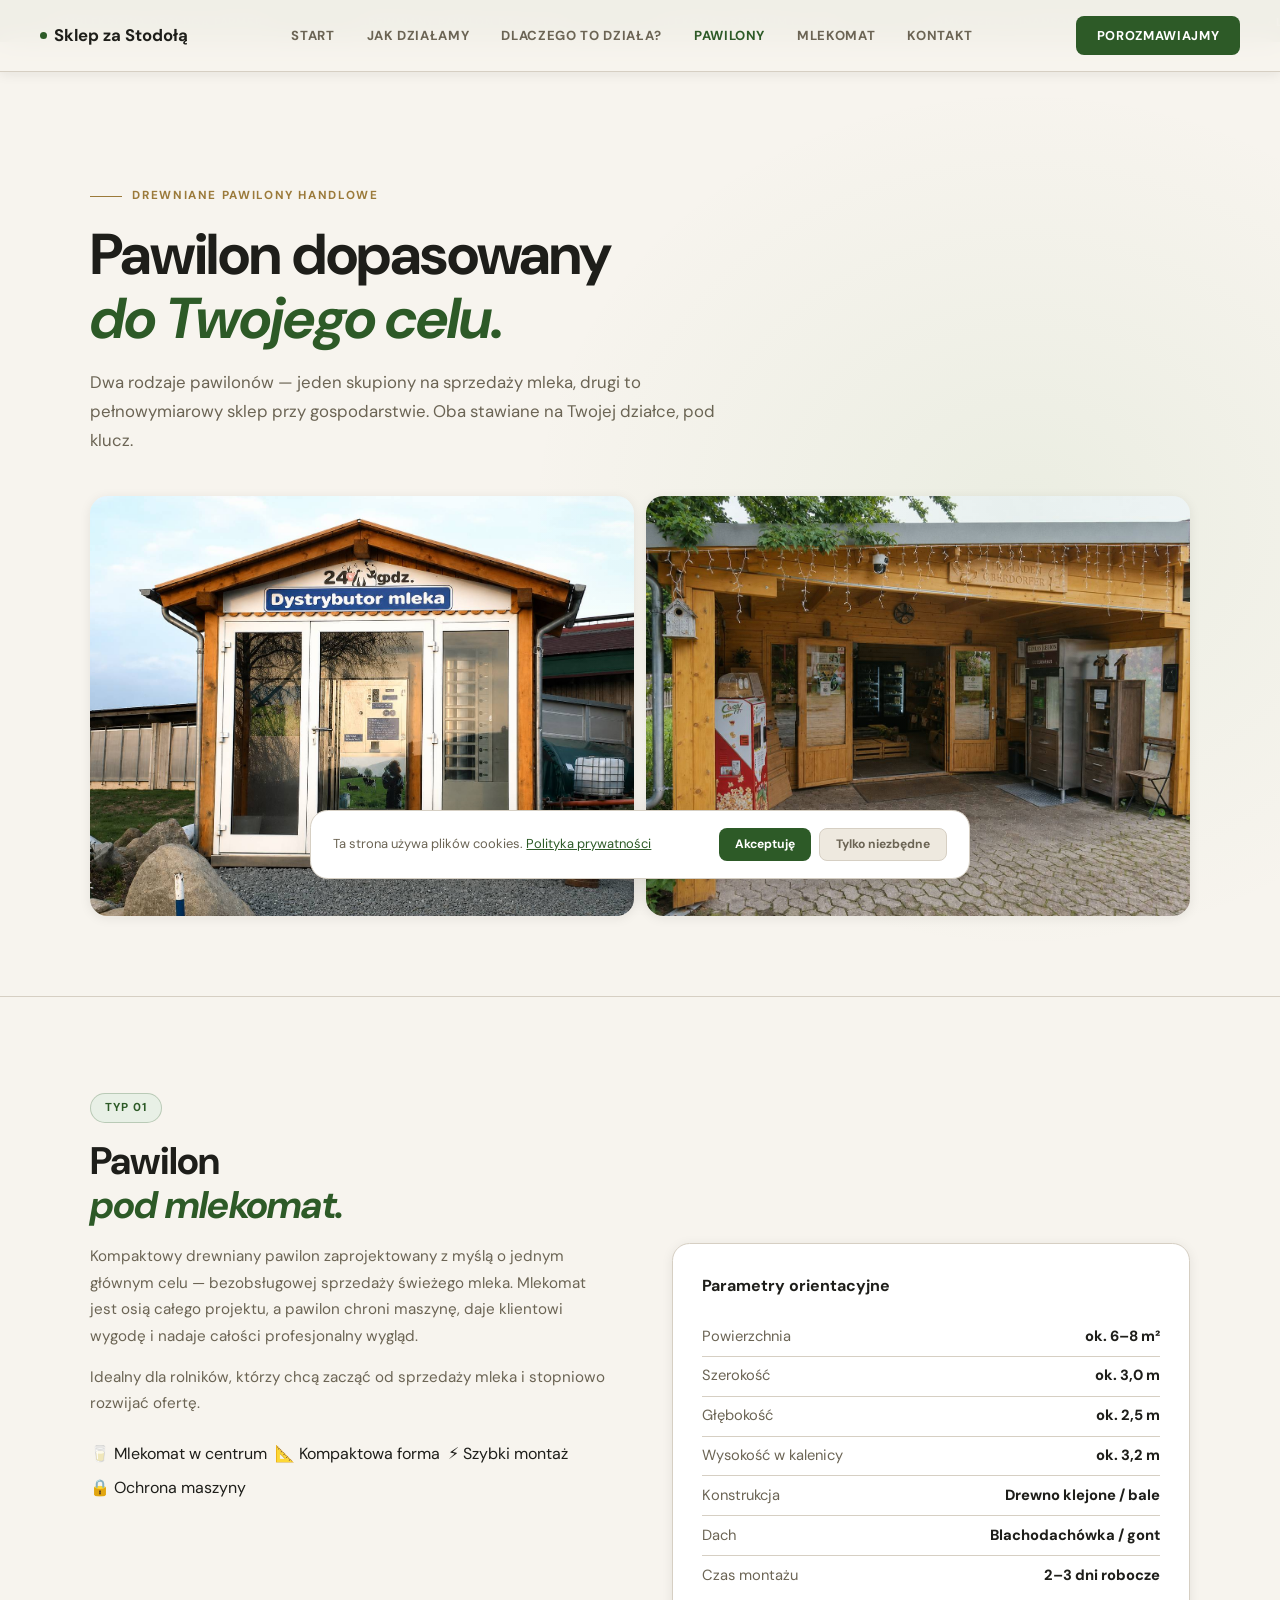
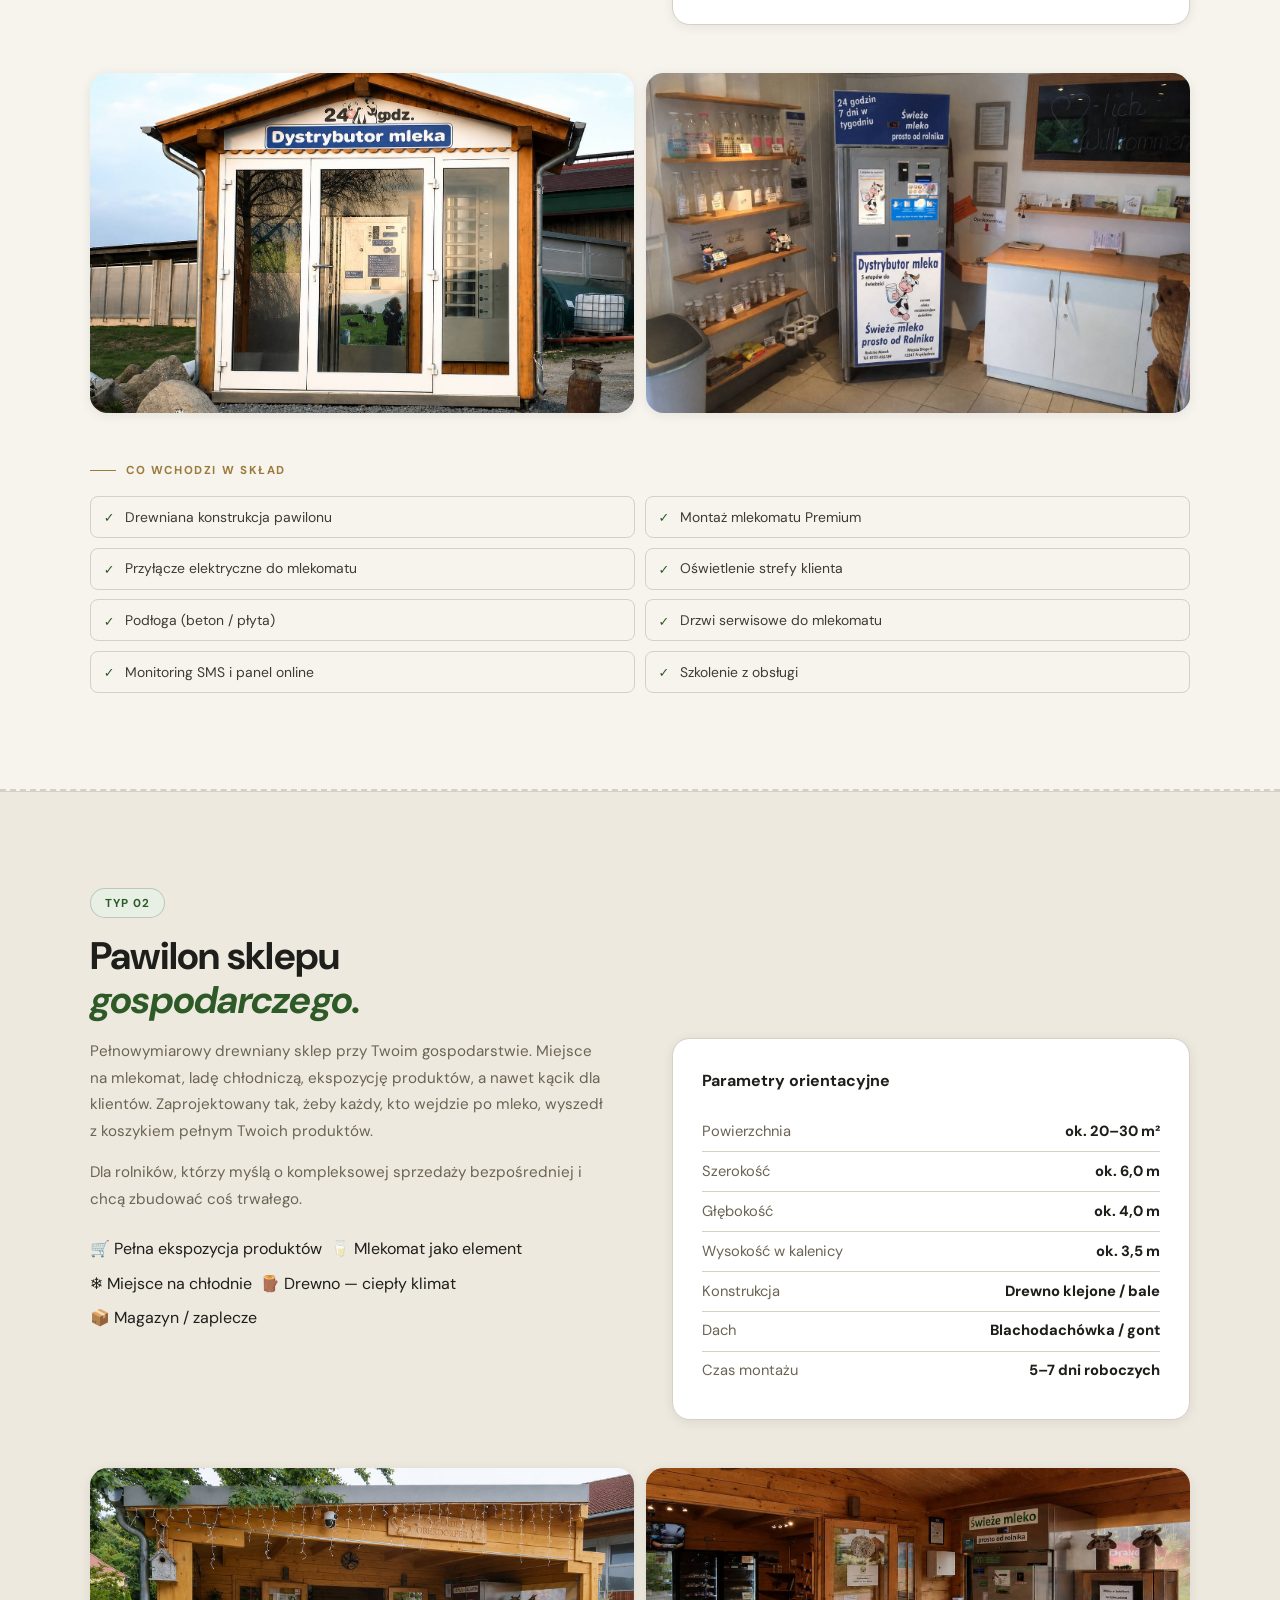
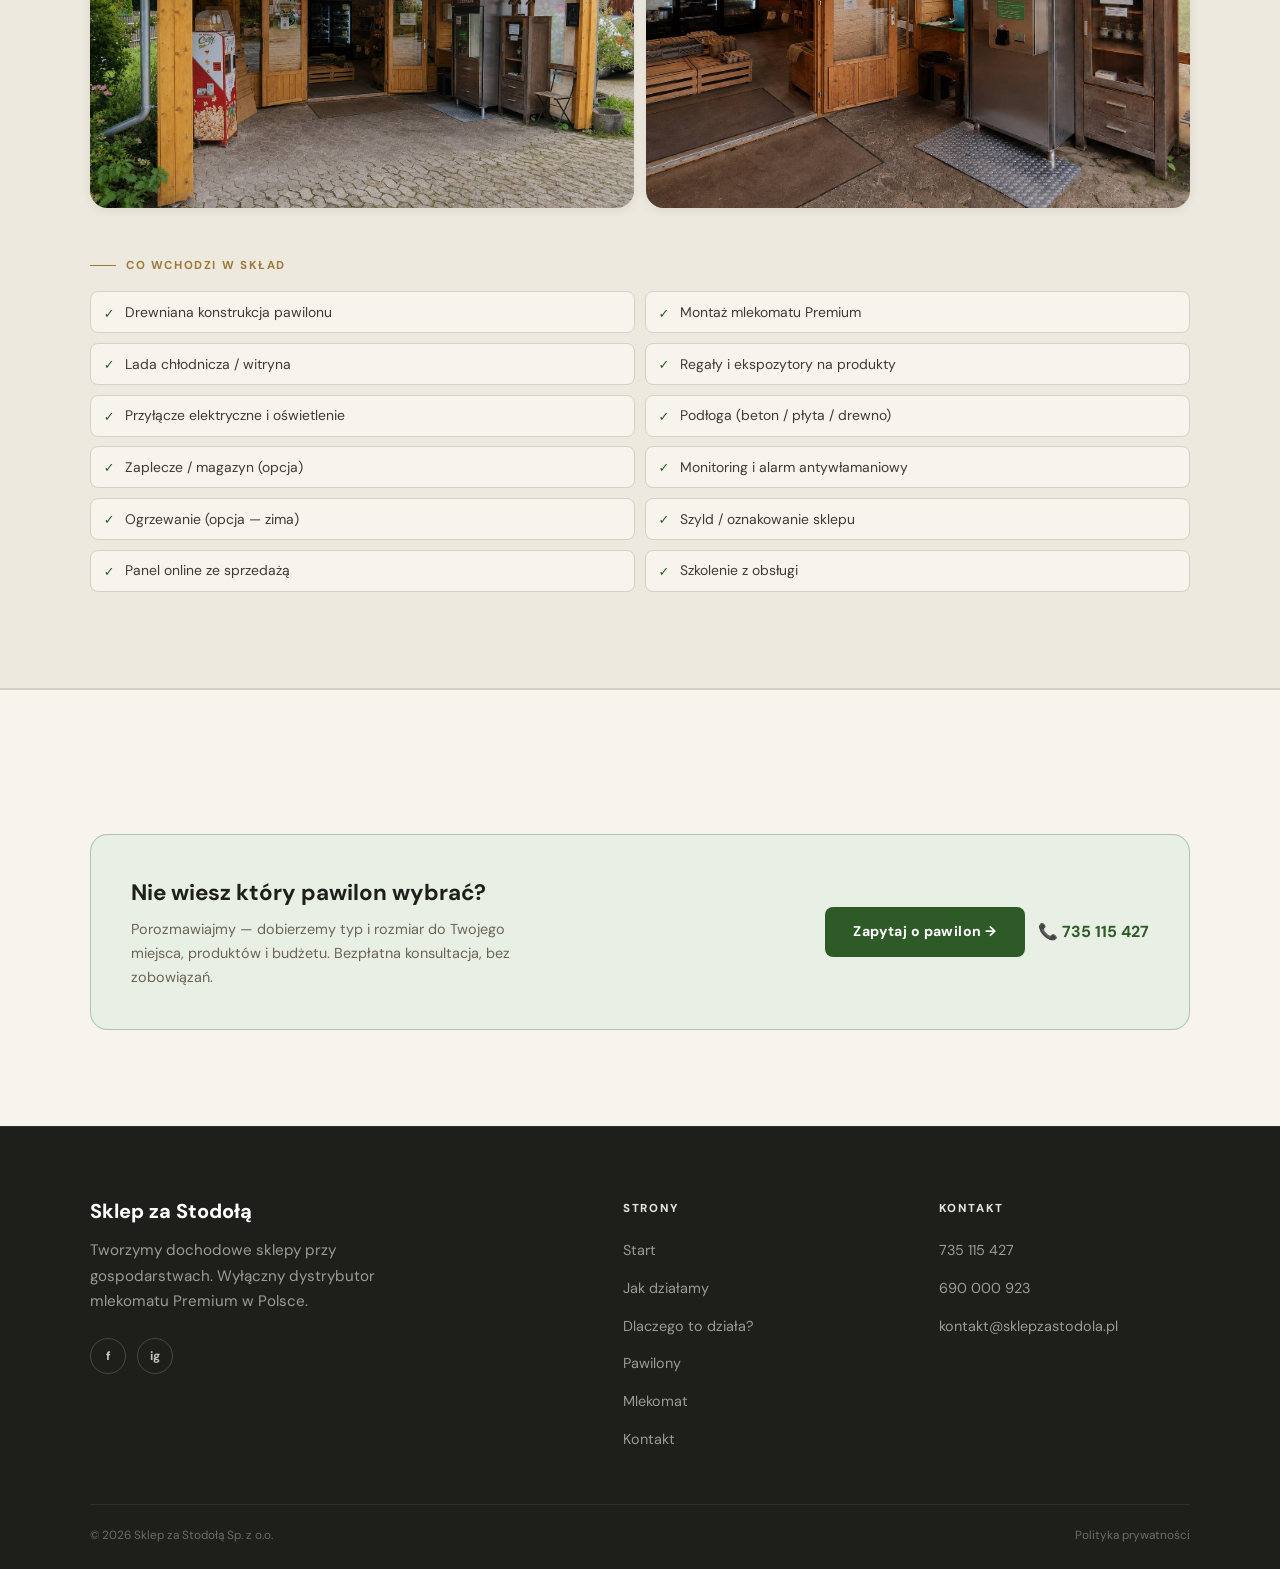
<file: pawilony.html>
<!DOCTYPE html>
<html lang="pl">
<head>
<meta charset="UTF-8">
<meta name="viewport" content="width=device-width, initial-scale=1.0">
  <link rel="icon" type="image/x-icon" href="favicon.ico">
  <link rel="icon" type="image/png" sizes="192x192" href="favicon-192.png">
  <link rel="apple-touch-icon" href="apple-touch-icon.png">
  <link rel="icon" type="image/svg+xml" href="favicon.svg">

<title>Pawilony handlowe dla rolników — sklep i mlekomat przy gospodarstwie</title>
<meta name="description" content="Drewniane pawilony handlowe pod mlekomat lub pełny sklep przy gospodarstwie. Projekt, montaż, ekspozycja produktów, miejsce na mlekomat i sprzedaż bezpośrednią.">
<link rel="stylesheet" href="style.css">
<style>
/* ── PAWILON PAGE SPECIFIC ── */
.paw-hero-strip {
  display: grid;
  grid-template-columns: 1fr 1fr;
  gap: .8rem;
  margin-top: 2.5rem;
}
.paw-hero-strip .ph-img {
  width: 100%;
  height: 320px;
  object-fit: cover;
  border-radius: var(--r-lg);
  box-shadow: var(--shadow);
  background: var(--bg3);
  display: flex;
  align-items: center;
  justify-content: center;
}
.ph-placeholder {
  width: 100%;
  height: 320px;
  border-radius: var(--r-lg);
  background: var(--bg3);
  border: 2px dashed var(--line);
  display: flex;
  flex-direction: column;
  align-items: center;
  justify-content: center;
  gap: .5rem;
  color: var(--dim);
}
.ph-placeholder .ph-icon { font-size: 2.5rem; }
.ph-placeholder .ph-label { font-size: .82rem; font-weight: 700; letter-spacing: .06em; text-transform: uppercase; }
.ph-placeholder .ph-fname { font-size: .75rem; color: var(--leaf); font-family: monospace; margin-top: .2rem; }

/* ── TYPE SECTIONS ── */
.paw-type { max-width: 1100px; margin: 0 auto; }
.paw-type-header {
  display: grid;
  grid-template-columns: 1fr 1fr;
  gap: 4rem;
  align-items: start;
  margin-bottom: 3rem;
}
.paw-type-badge {
  display: inline-flex;
  align-items: center;
  gap: .5rem;
  font-size: .72rem;
  font-weight: 700;
  letter-spacing: .1em;
  text-transform: uppercase;
  color: var(--forest);
  background: var(--sage);
  border: 1px solid rgba(45,90,39,.25);
  border-radius: 100px;
  padding: .28rem .85rem;
  margin-bottom: 1rem;
}
.paw-type-desc { font-size: .95rem; color: var(--muted); line-height: 1.75; }
.paw-specs-box {
  background: var(--paper);
  border: 1px solid var(--line);
  border-radius: var(--r-lg);
  padding: 1.8rem;
  box-shadow: var(--shadow);
}
.paw-specs-box h4 {
  font-family: var(--sans);
  font-size: 1rem;
  font-weight: 700;
  margin-bottom: 1.1rem;
  color: var(--ink);
}

/* ── PHOTO GALLERY ── */
.paw-gallery {
  display: grid;
  gap: .8rem;
  margin-bottom: 3rem;
}
.paw-gallery.one   { grid-template-columns: 1fr; }
.paw-gallery.two   { grid-template-columns: 1fr 1fr; }
.paw-gallery.three { grid-template-columns: 2fr 1fr 1fr; }
.paw-gallery img, .paw-gallery .ph-placeholder {
  width: 100%;
  height: 340px;
  object-fit: cover;
  border-radius: var(--r-lg);
  box-shadow: var(--shadow);
}
.paw-gallery.one img, .paw-gallery.one .ph-placeholder { height: 420px; }
.paw-gallery.two img { height: 340px; }

/* ── INCLUDED LIST ── */
.included {
  display: grid;
  grid-template-columns: 1fr 1fr;
  gap: .6rem;
  margin-top: 1rem;
}
.inc-item {
  display: flex;
  align-items: flex-start;
  gap: .65rem;
  font-size: .87rem;
  color: var(--ink2);
  line-height: 1.5;
  padding: .6rem .8rem;
  background: var(--bg);
  border-radius: var(--r);
  border: 1px solid var(--line);
}
.inc-item::before {
  content: '✓';
  color: var(--forest);
  font-weight: 900;
  font-size: .8rem;
  margin-top: .1rem;
  flex-shrink: 0;
}

/* ── DIVIDER ── */
.paw-divider {
  border: none;
  border-top: 2px dashed var(--line);
  margin: 0;
}

/* ── CTA BOX ── */
.paw-cta-box {
  background: var(--sage);
  border: 1.5px solid rgba(45,90,39,.3);
  border-radius: var(--r-lg);
  padding: 2.5rem;
  margin-top: 3rem;
  display: flex;
  align-items: center;
  justify-content: space-between;
  gap: 2rem;
  flex-wrap: wrap;
}
.paw-cta-box h3 {
  font-family: var(--sans);
  font-size: 1.4rem;
  font-weight: 700;
  color: var(--ink);
  margin-bottom: .4rem;
}
.paw-cta-box p { font-size: .9rem; color: var(--muted); max-width: 42ch; line-height: 1.65; }
.paw-cta-actions { display: flex; gap: .8rem; flex-wrap: wrap; align-items: center; flex-shrink: 0; }

@media(max-width:860px){
  .paw-hero-strip { grid-template-columns: 1fr; }
  .paw-type-header { grid-template-columns: 1fr; gap: 2rem; }
  .paw-gallery.two, .paw-gallery.three { grid-template-columns: 1fr 1fr; }
  .included { grid-template-columns: 1fr; }
  .paw-cta-box { flex-direction: column; align-items: flex-start; }
}
@media(max-width:600px){
  .paw-gallery.two, .paw-gallery.three { grid-template-columns: 1fr; }
  .paw-gallery img, .paw-gallery .ph-placeholder { height: 220px; }
  .paw-gallery.one img, .paw-gallery.one .ph-placeholder { height: 260px; }
  .ph-placeholder { height: 220px !important; }
  .paw-hero-strip .ph-placeholder { height: 220px; }
}
</style>
</head>
<body>

<div class="ticker">
  <div class="ticker-inner">
    <span>Kompleksowa obsługa farmera</span><span>Drewniany pawilon pod klucz</span><span>Mlekomat Premium CE-MID</span><span>Pomoc przy finansowaniu inwestycji</span><span>Leasing rolniczy</span><span>Instalacja i serwis — cała Polska</span><span>Kompleksowa obsługa farmera</span><span>Drewniany pawilon pod klucz</span><span>Mlekomat Premium CE-MID</span><span>Pomoc przy finansowaniu inwestycji</span><span>Leasing rolniczy</span><span>Instalacja i serwis — cała Polska</span>
  </div>
</div>

<nav class="nav" id="nav">
  <a href="index.html" class="nav-logo"><span class="nav-logo-dot"></span>Sklep za Stodołą</a>
  <ul class="nav-links">
    <li><a href="index.html">Start</a></li>
    <li><a href="jak-dzialamy.html">Jak działamy</a></li>
    <li><a href="dlaczego.html">Dlaczego to działa?</a></li>
    <li><a href="pawilony.html" class="active">Pawilony</a></li>
    <li><a href="mlekomat.html">Mlekomat</a></li>
    <li><a href="kontakt.html">Kontakt</a></li>
  </ul>
  <a href="kontakt.html" class="nav-cta">Porozmawiajmy</a>
  <button class="burger" id="burger" aria-label="Menu" aria-expanded="false"><span></span><span></span><span></span></button>
</nav>
<nav class="mob-nav" id="mob-nav">
  <button class="mob-close" id="mob-close">✕</button>
  <a href="index.html">Start</a>
  <a href="jak-dzialamy.html">Jak działamy</a>
  <a href="dlaczego.html">Dlaczego to działa?</a>
  <a href="pawilony.html">Pawilony</a>
  <a href="mlekomat.html">Mlekomat</a>
  <a href="kontakt.html">Kontakt</a>
</nav>

<!-- PAGE HERO -->
<header class="page-hero">
  <div class="wrap">
    <p class="page-hero-eyebrow" data-r="fade">Drewniane pawilony handlowe</p>
    <h1 data-r>Pawilon dopasowany<br><em>do Twojego celu.</em></h1>
    <p class="page-hero-sub" data-r data-d="1">Dwa rodzaje pawilonów — jeden skupiony na sprzedaży mleka, drugi to pełnowymiarowy sklep przy gospodarstwie. Oba stawiane na Twojej działce, pod klucz.</p>
    <div class="paw-hero-strip" data-r data-d="2">
      <img src="npawilony2.jpg" alt="Pawilon pod mlekomat — Sklep za Stodołą" loading="lazy" style="width:100%;height:420px;object-fit:cover;object-position:center;border-radius:var(--r-lg);box-shadow:var(--shadow)">
      <img src="npawilon3.jpg" alt="Pawilon sklepu gospodarczego — Sklep za Stodołą" loading="lazy" style="width:100%;height:420px;object-fit:cover;object-position:center;border-radius:var(--r-lg);box-shadow:var(--shadow)">
    </div>
  </div>
</header>

<!-- ═══════════════════════════════════════════
     TYP 1 — PAWILON POD MLEKOMAT
═══════════════════════════════════════════ -->
<section class="sec" id="pawilon-mlekomat">
  <div class="wrap">
    <div class="paw-type">

      <div data-r>
        <span class="paw-type-badge">Typ 01</span>
        <h2 class="sec-title">Pawilon<br><em>pod mlekomat.</em></h2>
      </div>

      <div class="paw-type-header">
        <div data-r>
          <p class="paw-type-desc">
            Kompaktowy drewniany pawilon zaprojektowany z myślą o jednym głównym celu — bezobsługowej sprzedaży świeżego mleka. Mlekomat jest osią całego projektu, a pawilon chroni maszynę, daje klientowi wygodę i nadaje całości profesjonalny wygląd.
          </p>
          <p class="paw-type-desc" style="margin-top:.9rem">
            Idealny dla rolników, którzy chcą zacząć od sprzedaży mleka i stopniowo rozwijać ofertę.
          </p>
          <div style="margin-top:1.5rem;display:flex;flex-wrap:wrap;gap:.5rem">
            <span class="pill">🥛 Mlekomat w centrum</span>
            <span class="pill">📐 Kompaktowa forma</span>
            <span class="pill">⚡ Szybki montaż</span>
            <span class="pill">🔒 Ochrona maszyny</span>
          </div>
        </div>

        <div class="paw-specs-box" data-r="right">
          <h4>Parametry orientacyjne</h4>
          <div class="specs">
            <div class="spec-row"><span class="lbl">Powierzchnia</span><span class="val">ok. 6–8 m²</span></div>
            <div class="spec-row"><span class="lbl">Szerokość</span><span class="val">ok. 3,0 m</span></div>
            <div class="spec-row"><span class="lbl">Głębokość</span><span class="val">ok. 2,5 m</span></div>
            <div class="spec-row"><span class="lbl">Wysokość w kalenicy</span><span class="val">ok. 3,2 m</span></div>
            <div class="spec-row"><span class="lbl">Konstrukcja</span><span class="val g">Drewno klejone / bale</span></div>
            <div class="spec-row"><span class="lbl">Dach</span><span class="val">Blachodachówka / gont</span></div>
            <div class="spec-row"><span class="lbl">Czas montażu</span><span class="val">2–3 dni robocze</span></div>
          </div>
        </div>
      </div>

      <!-- GALERIA — typ 1 -->
      <div class="paw-gallery two" data-r>
        <img src="npawilony2.jpg" alt="Pawilon pod mlekomat — widok zewnętrzny" loading="lazy">
        <img src="pawilon-m.jpg" alt="Wnętrze pawilonu z mlekomatem" loading="lazy">
      </div>

      <!-- CO WCHODZI W SKŁAD -->
      <div data-r>
        <p class="sec-label">Co wchodzi w skład</p>
        <div class="included">
          <div class="inc-item">Drewniana konstrukcja pawilonu</div>
          <div class="inc-item">Montaż mlekomatu Premium</div>
          <div class="inc-item">Przyłącze elektryczne do mlekomatu</div>
          <div class="inc-item">Oświetlenie strefy klienta</div>
          <div class="inc-item">Podłoga (beton / płyta)</div>
          <div class="inc-item">Drzwi serwisowe do mlekomatu</div>
          <div class="inc-item">Monitoring SMS i panel online</div>
          <div class="inc-item">Szkolenie z obsługi</div>
        </div>
      </div>

    </div>
  </div>
</section>

<hr class="paw-divider">

<!-- ═══════════════════════════════════════════
     TYP 2 — PAWILON SKLEPU GOSPODARCZEGO
═══════════════════════════════════════════ -->
<section class="sec sec-alt" id="pawilon-sklep">
  <div class="wrap">
    <div class="paw-type">

      <div data-r>
        <span class="paw-type-badge">Typ 02</span>
        <h2 class="sec-title">Pawilon sklepu<br><em>gospodarczego.</em></h2>
      </div>

      <div class="paw-type-header">
        <div data-r>
          <p class="paw-type-desc">
            Pełnowymiarowy drewniany sklep przy Twoim gospodarstwie. Miejsce na mlekomat, ladę chłodniczą, ekspozycję produktów, a nawet kącik dla klientów. Zaprojektowany tak, żeby każdy, kto wejdzie po mleko, wyszedł z koszykiem pełnym Twoich produktów.
          </p>
          <p class="paw-type-desc" style="margin-top:.9rem">
            Dla rolników, którzy myślą o kompleksowej sprzedaży bezpośredniej i chcą zbudować coś trwałego.
          </p>
          <div style="margin-top:1.5rem;display:flex;flex-wrap:wrap;gap:.5rem">
            <span class="pill">🛒 Pełna ekspozycja produktów</span>
            <span class="pill">🥛 Mlekomat jako element</span>
            <span class="pill">❄️ Miejsce na chłodnie</span>
            <span class="pill">🪵 Drewno — ciepły klimat</span>
            <span class="pill">📦 Magazyn / zaplecze</span>
          </div>
        </div>

        <div class="paw-specs-box" data-r="right">
          <h4>Parametry orientacyjne</h4>
          <div class="specs">
            <div class="spec-row"><span class="lbl">Powierzchnia</span><span class="val">ok. 20–30 m²</span></div>
            <div class="spec-row"><span class="lbl">Szerokość</span><span class="val">ok. 6,0 m</span></div>
            <div class="spec-row"><span class="lbl">Głębokość</span><span class="val">ok. 4,0 m</span></div>
            <div class="spec-row"><span class="lbl">Wysokość w kalenicy</span><span class="val">ok. 3,5 m</span></div>
            <div class="spec-row"><span class="lbl">Konstrukcja</span><span class="val g">Drewno klejone / bale</span></div>
            <div class="spec-row"><span class="lbl">Dach</span><span class="val">Blachodachówka / gont</span></div>
            <div class="spec-row"><span class="lbl">Czas montażu</span><span class="val">5–7 dni roboczych</span></div>
          </div>
        </div>
      </div>

      <!-- GALERIA — typ 2 -->
      <div class="paw-gallery two" data-r>
        <img src="npawilon3.jpg" alt="Pawilon sklepu gospodarczego — widok zewnętrzny" loading="lazy">
        <img src="pawilon-s.jpg" alt="Wnętrze sklepu gospodarczego przy gospodarstwie" loading="lazy">
      </div>

      <!-- CO WCHODZI W SKŁAD -->
      <div data-r>
        <p class="sec-label">Co wchodzi w skład</p>
        <div class="included">
          <div class="inc-item">Drewniana konstrukcja pawilonu</div>
          <div class="inc-item">Montaż mlekomatu Premium</div>
          <div class="inc-item">Lada chłodnicza / witryna</div>
          <div class="inc-item">Regały i ekspozytory na produkty</div>
          <div class="inc-item">Przyłącze elektryczne i oświetlenie</div>
          <div class="inc-item">Podłoga (beton / płyta / drewno)</div>
          <div class="inc-item">Zaplecze / magazyn (opcja)</div>
          <div class="inc-item">Monitoring i alarm antywłamaniowy</div>
          <div class="inc-item">Ogrzewanie (opcja — zima)</div>
          <div class="inc-item">Szyld / oznakowanie sklepu</div>
          <div class="inc-item">Panel online ze sprzedażą</div>
          <div class="inc-item">Szkolenie z obsługi</div>
        </div>
      </div>

    </div>
  </div>
</section>

<!-- CTA -->
<section class="sec" style="border-top:1px solid var(--line)">
  <div class="wrap">
    <div class="paw-cta-box" data-r>
      <div>
        <h3>Nie wiesz który pawilon wybrać?</h3>
        <p>Porozmawiajmy — dobierzemy typ i rozmiar do Twojego miejsca, produktów i budżetu. Bezpłatna konsultacja, bez zobowiązań.</p>
      </div>
      <div class="paw-cta-actions">
        <a href="kontakt.html" class="btn btn-green">Zapytaj o pawilon →</a>
        <a href="tel:735115427" style="font-size:1rem;font-weight:700;color:var(--forest);display:flex;align-items:center;gap:.4rem">📞 735 115 427</a>
      </div>
    </div>
  </div>
</section>

<footer class="footer">
  <div class="footer-inner">
    <div>
      <p class="footer-brand">Sklep za Stodołą</p>
      <p class="footer-sub">Tworzymy dochodowe sklepy przy gospodarstwach. Wyłączny dystrybutor mlekomatu Premium w Polsce.</p>
      <div class="footer-soc">
        <a href="https://www.facebook.com/profile.php?id=61590896125832" class="soc-btn" target="_blank" rel="noopener">f</a>
        <a href="https://www.instagram.com/sklepzastodola/" class="soc-btn" target="_blank" rel="noopener">ig</a>
      </div>
    </div>
    <div class="footer-col"><h4>Strony</h4><ul>
  <li><a href="index.html">Start</a></li>
  <li><a href="jak-dzialamy.html">Jak działamy</a></li>
  <li><a href="dlaczego.html">Dlaczego to działa?</a></li>
  <li><a href="pawilony.html">Pawilony</a></li>
  <li><a href="mlekomat.html">Mlekomat</a></li>
  <li><a href="kontakt.html">Kontakt</a></li>
</ul></div>
    <div class="footer-col"><h4>Kontakt</h4><ul>
      <li><a href="tel:735115427">735 115 427</a></li>
      <li><a href="tel:690000923">690 000 923</a></li>
      <li><a href="mailto:kontakt@sklepzastodola.pl">kontakt@sklepzastodola.pl</a></li>
    </ul></div>
  </div>
  <div class="footer-bottom">
    <p class="footer-copy">© 2026 Sklep za Stodołą Sp. z o.o.</p>
    <div class="footer-links"><a href="polityka.html">Polityka prywatności</a></div>
  </div>
</footer>

<div class="cookie" id="cookie">
  <p>Ta strona używa plików cookies. <a href="polityka.html">Polityka prywatności</a></p>
  <div class="cookie-btns">
    <button class="ck-yes" onclick="setCk('accept')">Akceptuję</button>
    <button class="ck-no" onclick="setCk('reject')">Tylko niezbędne</button>
  </div>
</div>

<script>
  if(localStorage.getItem('ck') && !localStorage.getItem('cookie_consent')){
    var v = localStorage.getItem('ck');
    localStorage.setItem('cookie_consent', v === 'yes' ? 'accept' : 'reject');
    localStorage.removeItem('ck');
  }
</script>
<script src="nav.js"></script>
</body>
</html>
</file>
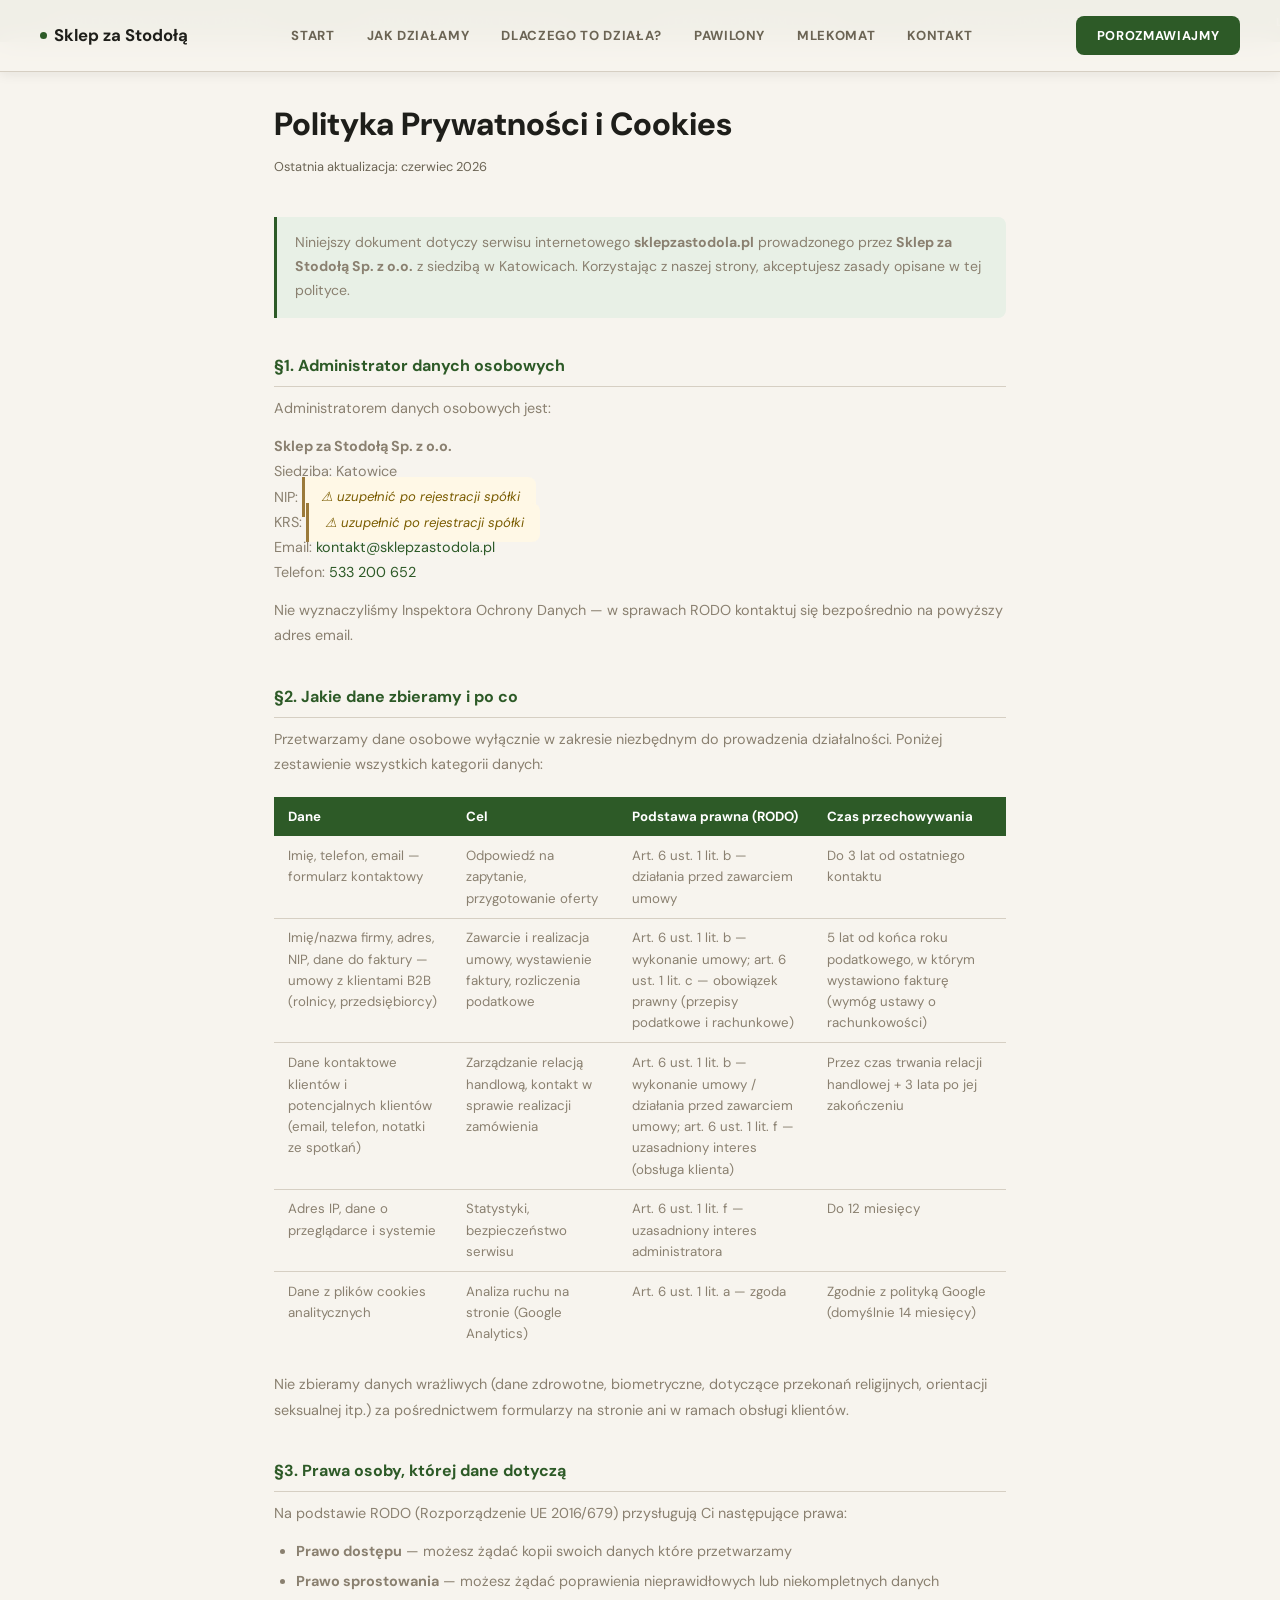
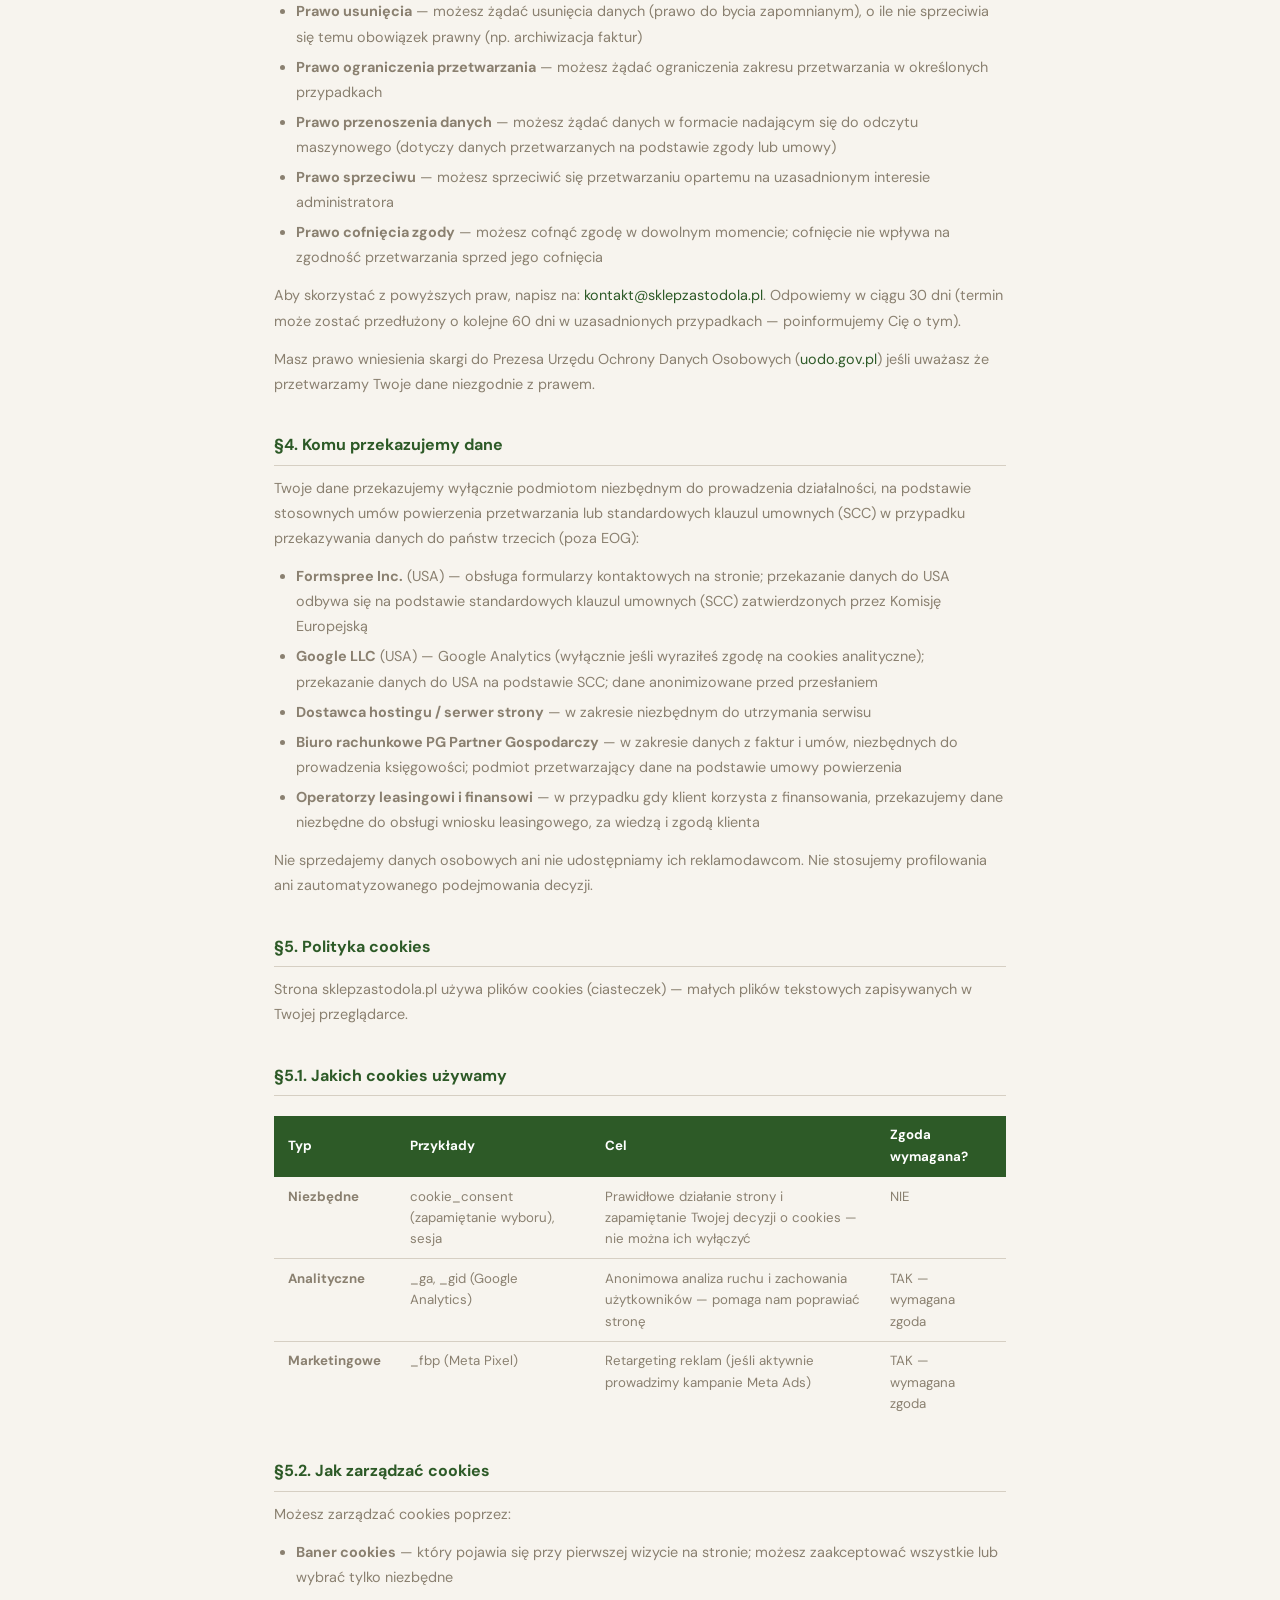
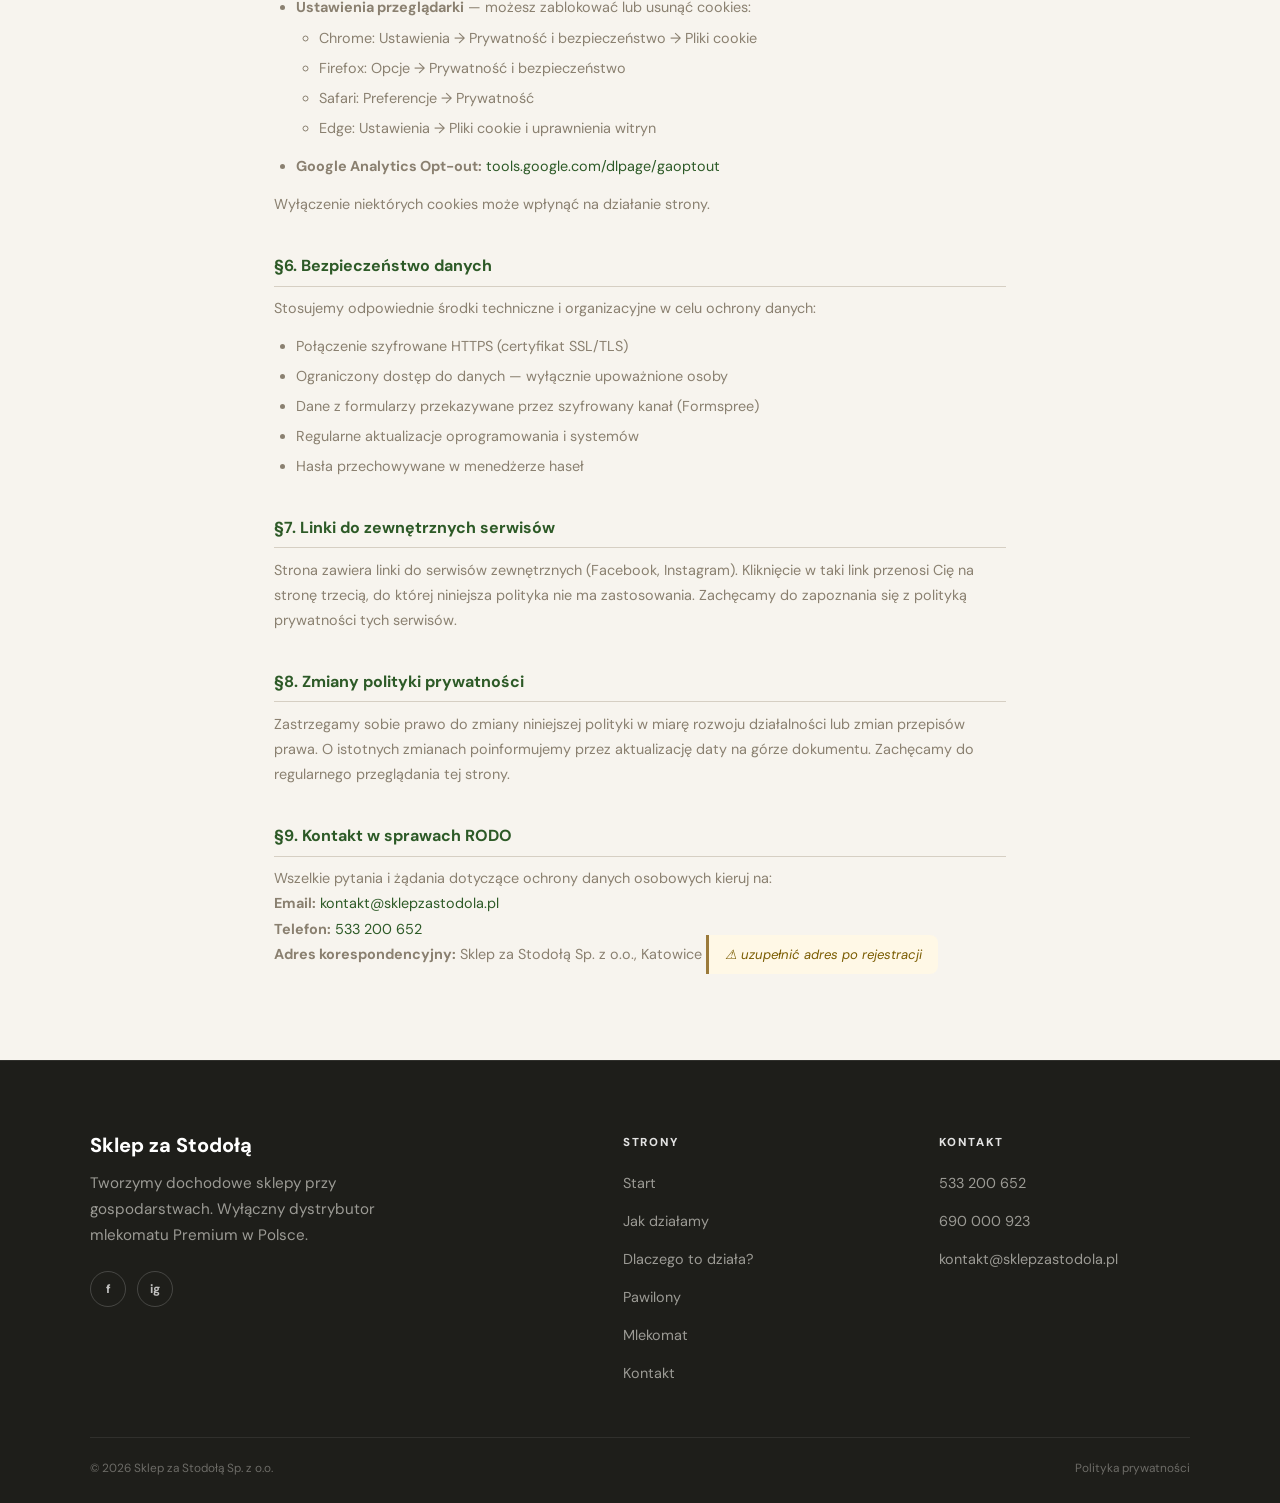
<file: polityka.html>
<!DOCTYPE html>
<html lang="pl">
<head>
<meta charset="UTF-8"/>
<meta name="viewport" content="width=device-width, initial-scale=1.0"/>
<title>Polityka Prywatności i Cookies | Sklep za Stodołą</title>
<meta name="robots" content="index, follow"/>
<link rel="stylesheet" href="style.css"/>
<link rel="icon" type="image/x-icon" href="favicon.ico">
<link rel="icon" type="image/svg+xml" href="favicon.svg">
<link rel="apple-touch-icon" href="apple-touch-icon.png">
<style>
.policy-wrap { max-width: 780px; margin: 0 auto; padding: 3.5rem 1.5rem 5rem; }
.policy-wrap h1 { font-size: clamp(1.5rem,3vw,2rem); font-weight: 800; color: var(--ink); margin-bottom: .3rem; }
.policy-wrap .updated { font-size: .8rem; color: var(--muted); margin-bottom: 2.5rem; display: block; }
.policy-wrap h2 { font-size: 1rem; font-weight: 700; color: var(--forest); margin: 2.2rem 0 .6rem; padding-bottom: .4rem; border-bottom: 1px solid var(--line); }
.policy-wrap p { font-size: .9rem; color: var(--dim); line-height: 1.75; margin-bottom: .8rem; }
.policy-wrap ul { margin: .4rem 0 .8rem 1.4rem; font-size: .9rem; color: var(--dim); line-height: 1.75; }
.policy-wrap li { margin-bottom: .3rem; }
.policy-wrap table { width: 100%; border-collapse: collapse; margin: 1.2rem 0; font-size: .83rem; }
.policy-wrap th { background: var(--forest); color: #fff; padding: .55rem .9rem; text-align: left; font-weight: 700; }
.policy-wrap td { padding: .55rem .9rem; border-bottom: 1px solid var(--line); vertical-align: top; color: var(--dim); line-height: 1.6; }
.policy-wrap tr:last-child td { border-bottom: none; }
.policy-wrap .box { background: var(--sage); border-left: 3px solid var(--forest); padding: .9rem 1.1rem; margin: 1rem 0 1.8rem; font-size: .88rem; color: var(--dim); border-radius: 0 var(--r) var(--r) 0; line-height: 1.7; }
.policy-wrap .todo { background: #fff8e6; border-left: 3px solid var(--wheat); padding: .7rem 1rem; font-size: .82rem; color: #7a5c00; border-radius: 0 var(--r) var(--r) 0; margin: .5rem 0 1rem; }
.policy-wrap a { color: var(--forest); }
</style>
</head>
<body>

<div class="ticker">
  <div class="ticker-inner">
    <span>Kompleksowa obsługa farmera</span><span>Drewniany pawilon pod klucz</span><span>Mlekomat Premium CE-MID</span><span>Pomoc przy finansowaniu inwestycji</span><span>Leasing rolniczy</span><span>Instalacja i serwis — cała Polska</span><span>Kompleksowa obsługa farmera</span><span>Drewniany pawilon pod klucz</span><span>Mlekomat Premium CE-MID</span><span>Pomoc przy finansowaniu inwestycji</span><span>Leasing rolniczy</span><span>Instalacja i serwis — cała Polska</span>
  </div>
</div>

<nav class="nav" id="nav">
  <a href="index.html" class="nav-logo"><span class="nav-logo-dot"></span>Sklep za Stodołą</a>
  <ul class="nav-links">
    <li><a href="index.html">Start</a></li>
    <li><a href="jak-dzialamy.html">Jak działamy</a></li>
    <li><a href="dlaczego.html">Dlaczego to działa?</a></li>
    <li><a href="pawilony.html">Pawilony</a></li>
    <li><a href="mlekomat.html">Mlekomat</a></li>
    <li><a href="kontakt.html">Kontakt</a></li>
  </ul>
  <a href="kontakt.html" class="nav-cta">Porozmawiajmy</a>
  <button class="burger" id="burger" aria-label="Menu" aria-expanded="false">
    <span></span><span></span><span></span>
  </button>
</nav>

<nav class="mob-nav" id="mob-nav" aria-label="Menu mobilne">
  <button class="mob-close" id="mob-close" aria-label="Zamknij">✕</button>
  <a href="index.html">Start</a>
  <a href="jak-dzialamy.html">Jak działamy</a>
  <a href="dlaczego.html">Dlaczego to działa?</a>
  <a href="pawilony.html">Pawilony</a>
  <a href="mlekomat.html">Mlekomat</a>
  <a href="kontakt.html">Kontakt</a>
</nav>

<div class="policy-wrap">

<h1>Polityka Prywatności i Cookies</h1>
<span class="updated">Ostatnia aktualizacja: czerwiec 2026</span>

<div class="box">
  Niniejszy dokument dotyczy serwisu internetowego <strong>sklepzastodola.pl</strong> prowadzonego przez <strong>Sklep za Stodołą Sp. z o.o.</strong> z siedzibą w Katowicach. Korzystając z naszej strony, akceptujesz zasady opisane w tej polityce.
</div>

<h2>§1. Administrator danych osobowych</h2>
<p>Administratorem danych osobowych jest:</p>
<p>
  <strong>Sklep za Stodołą Sp. z o.o.</strong><br/>
  Siedziba: Katowice<br/>
  NIP: <em class="todo">⚠ uzupełnić po rejestracji spółki</em><br/>
  KRS: <em class="todo">⚠ uzupełnić po rejestracji spółki</em><br/>
  Email: <a href="mailto:kontakt@sklepzastodola.pl">kontakt@sklepzastodola.pl</a><br/>
  Telefon: <a href="tel:533200652">533 200 652</a>
</p>
<p>Nie wyznaczyliśmy Inspektora Ochrony Danych — w sprawach RODO kontaktuj się bezpośrednio na powyższy adres email.</p>

<h2>§2. Jakie dane zbieramy i po co</h2>
<p>Przetwarzamy dane osobowe wyłącznie w zakresie niezbędnym do prowadzenia działalności. Poniżej zestawienie wszystkich kategorii danych:</p>

<table>
  <tr><th>Dane</th><th>Cel</th><th>Podstawa prawna (RODO)</th><th>Czas przechowywania</th></tr>
  <tr>
    <td>Imię, telefon, email — formularz kontaktowy</td>
    <td>Odpowiedź na zapytanie, przygotowanie oferty</td>
    <td>Art. 6 ust. 1 lit. b — działania przed zawarciem umowy</td>
    <td>Do 3 lat od ostatniego kontaktu</td>
  </tr>
  <tr>
    <td>Imię/nazwa firmy, adres, NIP, dane do faktury — umowy z klientami B2B (rolnicy, przedsiębiorcy)</td>
    <td>Zawarcie i realizacja umowy, wystawienie faktury, rozliczenia podatkowe</td>
    <td>Art. 6 ust. 1 lit. b — wykonanie umowy; art. 6 ust. 1 lit. c — obowiązek prawny (przepisy podatkowe i rachunkowe)</td>
    <td>5 lat od końca roku podatkowego, w którym wystawiono fakturę (wymóg ustawy o rachunkowości)</td>
  </tr>
  <tr>
    <td>Dane kontaktowe klientów i potencjalnych klientów (email, telefon, notatki ze spotkań)</td>
    <td>Zarządzanie relacją handlową, kontakt w sprawie realizacji zamówienia</td>
    <td>Art. 6 ust. 1 lit. b — wykonanie umowy / działania przed zawarciem umowy; art. 6 ust. 1 lit. f — uzasadniony interes (obsługa klienta)</td>
    <td>Przez czas trwania relacji handlowej + 3 lata po jej zakończeniu</td>
  </tr>
  <tr>
    <td>Adres IP, dane o przeglądarce i systemie</td>
    <td>Statystyki, bezpieczeństwo serwisu</td>
    <td>Art. 6 ust. 1 lit. f — uzasadniony interes administratora</td>
    <td>Do 12 miesięcy</td>
  </tr>
  <tr>
    <td>Dane z plików cookies analitycznych</td>
    <td>Analiza ruchu na stronie (Google Analytics)</td>
    <td>Art. 6 ust. 1 lit. a — zgoda</td>
    <td>Zgodnie z polityką Google (domyślnie 14 miesięcy)</td>
  </tr>
</table>

<p>Nie zbieramy danych wrażliwych (dane zdrowotne, biometryczne, dotyczące przekonań religijnych, orientacji seksualnej itp.) za pośrednictwem formularzy na stronie ani w ramach obsługi klientów.</p>

<h2>§3. Prawa osoby, której dane dotyczą</h2>
<p>Na podstawie RODO (Rozporządzenie UE 2016/679) przysługują Ci następujące prawa:</p>
<ul>
  <li><strong>Prawo dostępu</strong> — możesz żądać kopii swoich danych które przetwarzamy</li>
  <li><strong>Prawo sprostowania</strong> — możesz żądać poprawienia nieprawidłowych lub niekompletnych danych</li>
  <li><strong>Prawo usunięcia</strong> — możesz żądać usunięcia danych (prawo do bycia zapomnianym), o ile nie sprzeciwia się temu obowiązek prawny (np. archiwizacja faktur)</li>
  <li><strong>Prawo ograniczenia przetwarzania</strong> — możesz żądać ograniczenia zakresu przetwarzania w określonych przypadkach</li>
  <li><strong>Prawo przenoszenia danych</strong> — możesz żądać danych w formacie nadającym się do odczytu maszynowego (dotyczy danych przetwarzanych na podstawie zgody lub umowy)</li>
  <li><strong>Prawo sprzeciwu</strong> — możesz sprzeciwić się przetwarzaniu opartemu na uzasadnionym interesie administratora</li>
  <li><strong>Prawo cofnięcia zgody</strong> — możesz cofnąć zgodę w dowolnym momencie; cofnięcie nie wpływa na zgodność przetwarzania sprzed jego cofnięcia</li>
</ul>
<p>Aby skorzystać z powyższych praw, napisz na: <a href="mailto:kontakt@sklepzastodola.pl">kontakt@sklepzastodola.pl</a>. Odpowiemy w ciągu 30 dni (termin może zostać przedłużony o kolejne 60 dni w uzasadnionych przypadkach — poinformujemy Cię o tym).</p>
<p>Masz prawo wniesienia skargi do Prezesa Urzędu Ochrony Danych Osobowych (<a href="https://uodo.gov.pl" target="_blank" rel="noopener">uodo.gov.pl</a>) jeśli uważasz że przetwarzamy Twoje dane niezgodnie z prawem.</p>

<h2>§4. Komu przekazujemy dane</h2>
<p>Twoje dane przekazujemy wyłącznie podmiotom niezbędnym do prowadzenia działalności, na podstawie stosownych umów powierzenia przetwarzania lub standardowych klauzul umownych (SCC) w przypadku przekazywania danych do państw trzecich (poza EOG):</p>
<ul>
  <li><strong>Formspree Inc.</strong> (USA) — obsługa formularzy kontaktowych na stronie; przekazanie danych do USA odbywa się na podstawie standardowych klauzul umownych (SCC) zatwierdzonych przez Komisję Europejską</li>
  <li><strong>Google LLC</strong> (USA) — Google Analytics (wyłącznie jeśli wyraziłeś zgodę na cookies analityczne); przekazanie danych do USA na podstawie SCC; dane anonimizowane przed przesłaniem</li>
  <li><strong>Dostawca hostingu / serwer strony</strong> — w zakresie niezbędnym do utrzymania serwisu</li>
  <li><strong>Biuro rachunkowe PG Partner Gospodarczy</strong> — w zakresie danych z faktur i umów, niezbędnych do prowadzenia księgowości; podmiot przetwarzający dane na podstawie umowy powierzenia</li>
  <li><strong>Operatorzy leasingowi i finansowi</strong> — w przypadku gdy klient korzysta z finansowania, przekazujemy dane niezbędne do obsługi wniosku leasingowego, za wiedzą i zgodą klienta</li>
</ul>
<p>Nie sprzedajemy danych osobowych ani nie udostępniamy ich reklamodawcom. Nie stosujemy profilowania ani zautomatyzowanego podejmowania decyzji.</p>

<h2>§5. Polityka cookies</h2>
<p>Strona sklepzastodola.pl używa plików cookies (ciasteczek) — małych plików tekstowych zapisywanych w Twojej przeglądarce.</p>

<h2>§5.1. Jakich cookies używamy</h2>
<table>
  <tr><th>Typ</th><th>Przykłady</th><th>Cel</th><th>Zgoda wymagana?</th></tr>
  <tr>
    <td><strong>Niezbędne</strong></td>
    <td>cookie_consent (zapamiętanie wyboru), sesja</td>
    <td>Prawidłowe działanie strony i zapamiętanie Twojej decyzji o cookies — nie można ich wyłączyć</td>
    <td>NIE</td>
  </tr>
  <tr>
    <td><strong>Analityczne</strong></td>
    <td>_ga, _gid (Google Analytics)</td>
    <td>Anonimowa analiza ruchu i zachowania użytkowników — pomaga nam poprawiać stronę</td>
    <td>TAK — wymagana zgoda</td>
  </tr>
  <tr>
    <td><strong>Marketingowe</strong></td>
    <td>_fbp (Meta Pixel)</td>
    <td>Retargeting reklam (jeśli aktywnie prowadzimy kampanie Meta Ads)</td>
    <td>TAK — wymagana zgoda</td>
  </tr>
</table>

<h2>§5.2. Jak zarządzać cookies</h2>
<p>Możesz zarządzać cookies poprzez:</p>
<ul>
  <li><strong>Baner cookies</strong> — który pojawia się przy pierwszej wizycie na stronie; możesz zaakceptować wszystkie lub wybrać tylko niezbędne</li>
  <li><strong>Ustawienia przeglądarki</strong> — możesz zablokować lub usunąć cookies:
    <ul>
      <li>Chrome: Ustawienia → Prywatność i bezpieczeństwo → Pliki cookie</li>
      <li>Firefox: Opcje → Prywatność i bezpieczeństwo</li>
      <li>Safari: Preferencje → Prywatność</li>
      <li>Edge: Ustawienia → Pliki cookie i uprawnienia witryn</li>
    </ul>
  </li>
  <li><strong>Google Analytics Opt-out:</strong> <a href="https://tools.google.com/dlpage/gaoptout" target="_blank" rel="noopener">tools.google.com/dlpage/gaoptout</a></li>
</ul>
<p>Wyłączenie niektórych cookies może wpłynąć na działanie strony.</p>

<h2>§6. Bezpieczeństwo danych</h2>
<p>Stosujemy odpowiednie środki techniczne i organizacyjne w celu ochrony danych:</p>
<ul>
  <li>Połączenie szyfrowane HTTPS (certyfikat SSL/TLS)</li>
  <li>Ograniczony dostęp do danych — wyłącznie upoważnione osoby</li>
  <li>Dane z formularzy przekazywane przez szyfrowany kanał (Formspree)</li>
  <li>Regularne aktualizacje oprogramowania i systemów</li>
  <li>Hasła przechowywane w menedżerze haseł</li>
</ul>

<h2>§7. Linki do zewnętrznych serwisów</h2>
<p>Strona zawiera linki do serwisów zewnętrznych (Facebook, Instagram). Kliknięcie w taki link przenosi Cię na stronę trzecią, do której niniejsza polityka nie ma zastosowania. Zachęcamy do zapoznania się z polityką prywatności tych serwisów.</p>

<h2>§8. Zmiany polityki prywatności</h2>
<p>Zastrzegamy sobie prawo do zmiany niniejszej polityki w miarę rozwoju działalności lub zmian przepisów prawa. O istotnych zmianach poinformujemy przez aktualizację daty na górze dokumentu. Zachęcamy do regularnego przeglądania tej strony.</p>

<h2>§9. Kontakt w sprawach RODO</h2>
<p>
  Wszelkie pytania i żądania dotyczące ochrony danych osobowych kieruj na:<br/>
  <strong>Email:</strong> <a href="mailto:kontakt@sklepzastodola.pl">kontakt@sklepzastodola.pl</a><br/>
  <strong>Telefon:</strong> <a href="tel:533200652">533 200 652</a><br/>
  <strong>Adres korespondencyjny:</strong> Sklep za Stodołą Sp. z o.o., Katowice <em class="todo">⚠ uzupełnić adres po rejestracji</em>
</p>

</div>

<footer class="footer">
  <div class="footer-inner">
    <div>
      <p class="footer-brand">Sklep za Stodołą</p>
      <p class="footer-sub">Tworzymy dochodowe sklepy przy gospodarstwach. Wyłączny dystrybutor mlekomatu Premium w Polsce.</p>
      <div class="footer-soc">
        <a href="https://www.facebook.com/profile.php?id=61590896125832" class="soc-btn" aria-label="Facebook" target="_blank" rel="noopener">f</a>
        <a href="https://www.instagram.com/sklepzastodola/" class="soc-btn" aria-label="Instagram" target="_blank" rel="noopener">ig</a>
      </div>
    </div>
    <div class="footer-col">
      <h4>Strony</h4>
      <ul>
        <li><a href="index.html">Start</a></li>
        <li><a href="jak-dzialamy.html">Jak działamy</a></li>
        <li><a href="dlaczego.html">Dlaczego to działa?</a></li>
        <li><a href="pawilony.html">Pawilony</a></li>
        <li><a href="mlekomat.html">Mlekomat</a></li>
        <li><a href="kontakt.html">Kontakt</a></li>
      </ul>
    </div>
    <div class="footer-col">
      <h4>Kontakt</h4>
      <ul>
        <li><a href="tel:533200652">533 200 652</a></li>
        <li><a href="tel:690000923">690 000 923</a></li>
        <li><a href="mailto:kontakt@sklepzastodola.pl">kontakt@sklepzastodola.pl</a></li>
      </ul>
    </div>
  </div>
  <div class="footer-bottom">
    <p class="footer-copy">© 2026 Sklep za Stodołą Sp. z o.o.</p>
    <div class="footer-links"><a href="polityka.html">Polityka prywatności</a></div>
  </div>
</footer>

<script src="nav.js"></script>
</body>
</html>
</file>
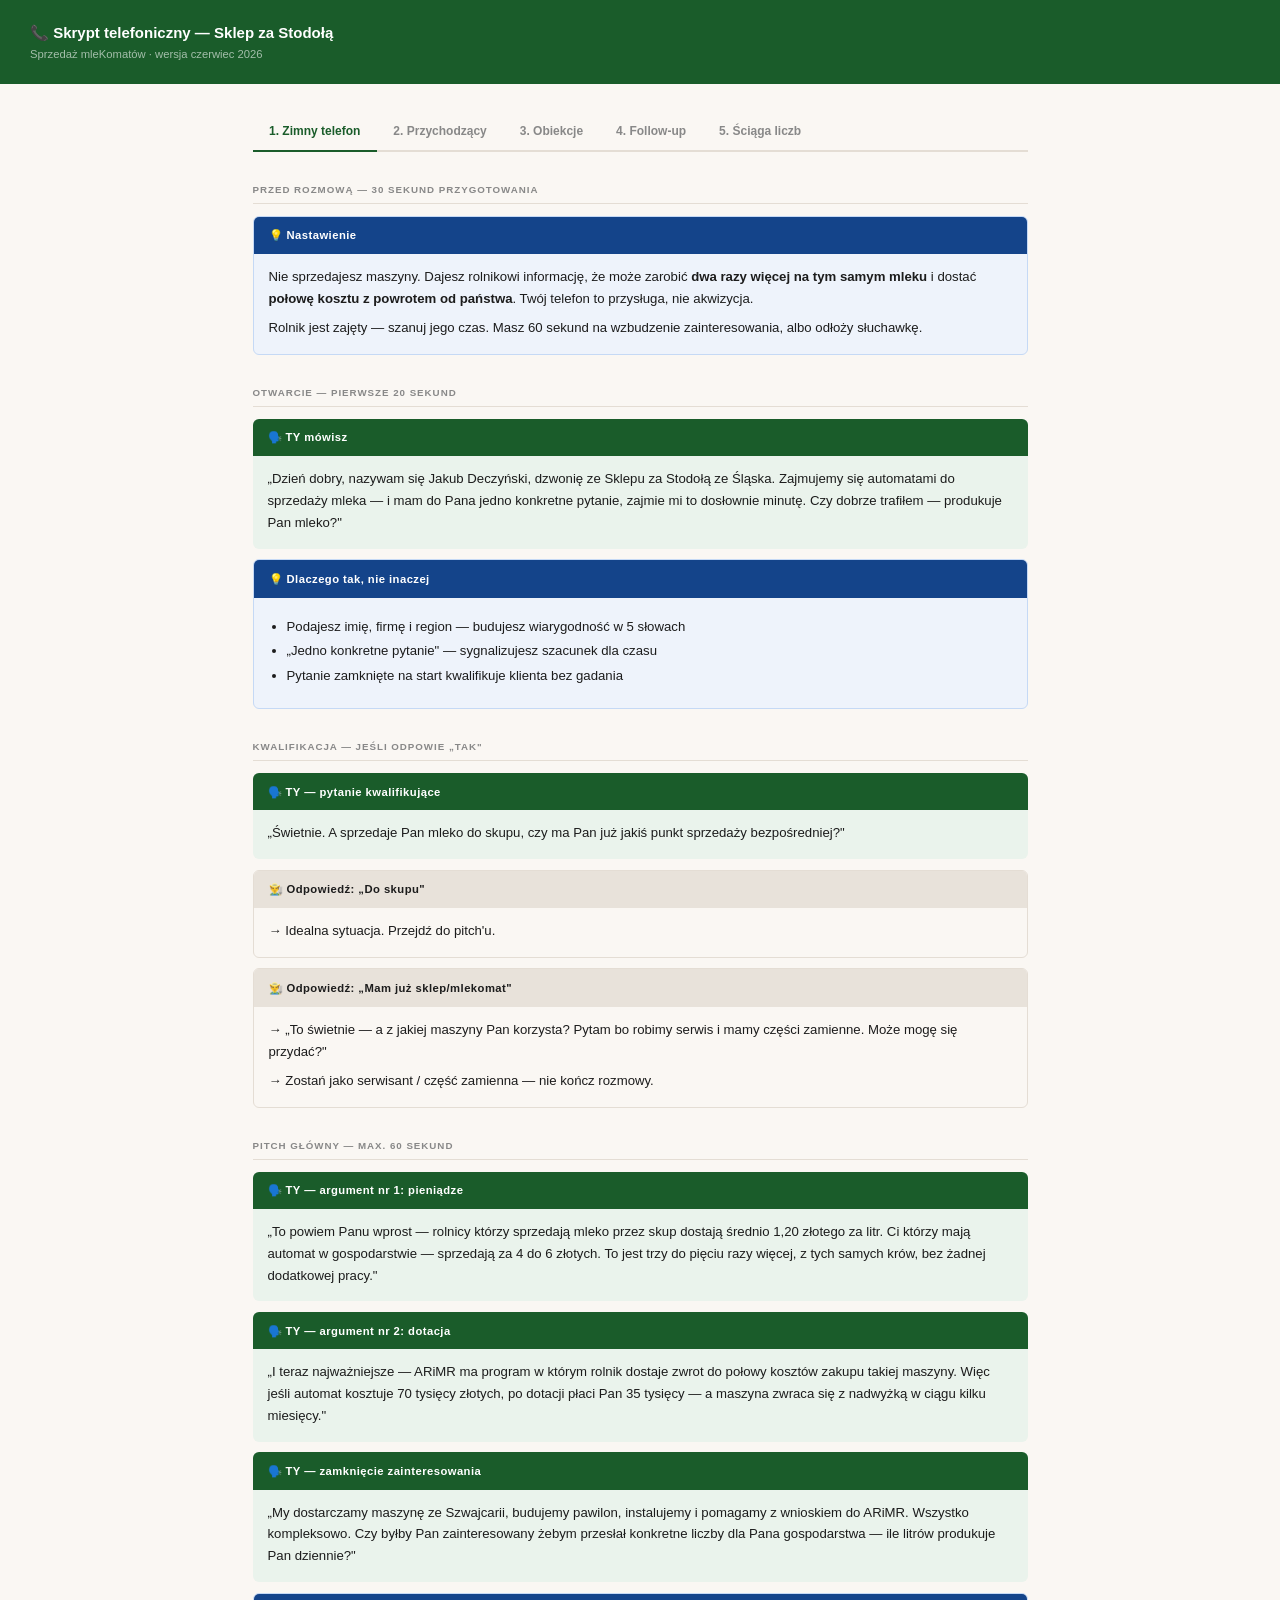
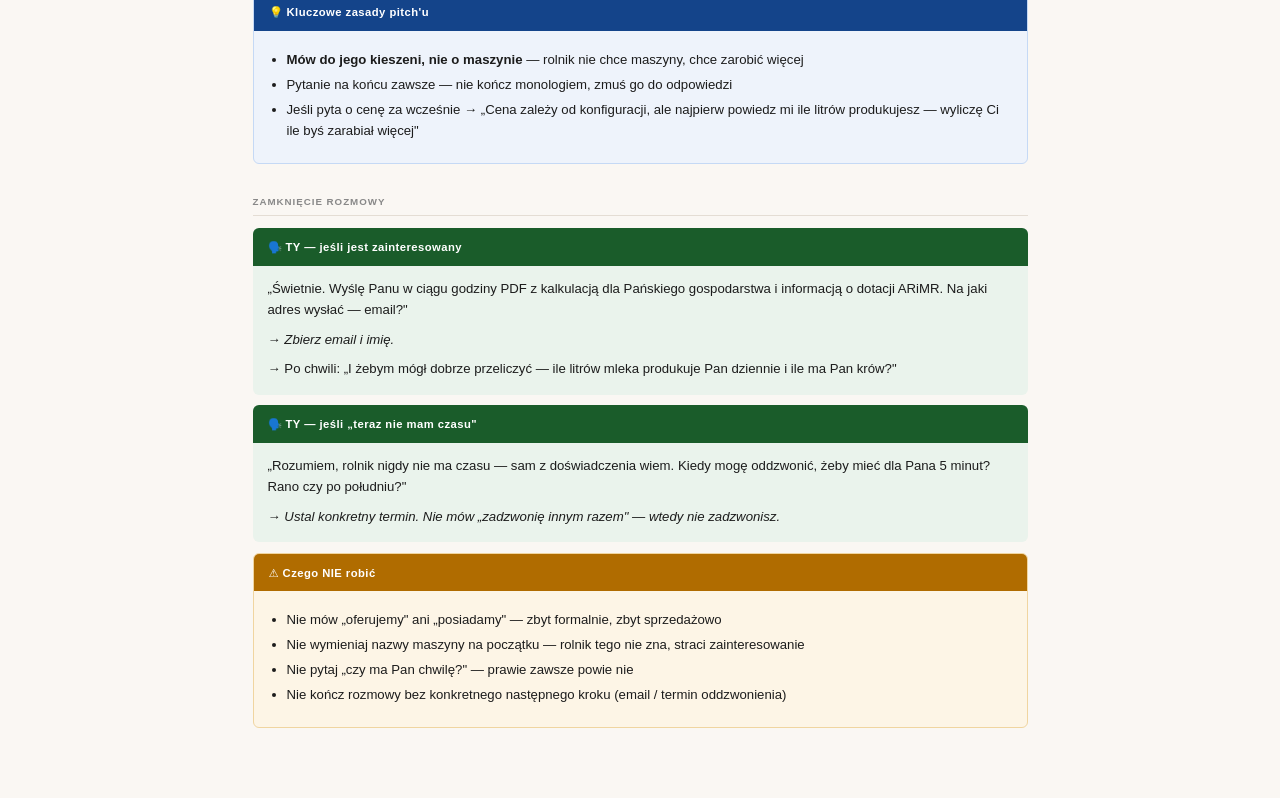
<file: skrypt.html>
<!DOCTYPE html>
<html lang="pl">
<head>
<meta charset="UTF-8"/>
<meta name="viewport" content="width=device-width, initial-scale=1.0"/>
<title>Skrypt telefoniczny — Sklep za Stodołą</title>
<style>
/* ── TOKENS ── */
:root {
  --ink:     #1c1c1c;
  --mid:     #555;
  --muted:   #888;
  --linia:   #e4ddd4;
  --cream:   #faf7f3;
  --white:   #ffffff;
  --green:   #1a5c2a;
  --green-l: #eaf3ec;
  --amber:   #b06c00;
  --amber-l: #fdf5e6;
  --red:     #9b1c1c;
  --red-l:   #fdf0f0;
  --blue:    #14448a;
  --blue-l:  #eef3fb;
  --purple:  #4a1a7a;
  --purple-l:#f4eefb;
}

*, *::before, *::after { box-sizing: border-box; margin: 0; padding: 0; }
html { font-size: 15px; }
body {
  font-family: 'Helvetica Neue', Arial, system-ui, sans-serif;
  background: var(--cream);
  color: var(--ink);
  line-height: 1.6;
}

/* ── HEADER ── */
.site-header {
  background: var(--green);
  padding: 1.4rem 2rem;
  display: flex;
  align-items: center;
  justify-content: space-between;
  flex-wrap: wrap;
  gap: .5rem;
}
.site-header h1 { font-size: 1rem; color: #fff; font-weight: 700; }
.site-header .sub { font-size: .75rem; color: rgba(255,255,255,.6); }

/* ── LAYOUT ── */
.page { max-width: 820px; margin: 0 auto; padding: 2rem 1.5rem 4rem; }

/* ── NAV TABS ── */
.tabs {
  display: flex; gap: 0; flex-wrap: wrap;
  border-bottom: 2px solid var(--linia);
  margin-bottom: 2rem;
}
.tab {
  padding: .55rem 1.1rem;
  font-size: .8rem; font-weight: 600;
  color: var(--muted);
  cursor: pointer;
  border-bottom: 2px solid transparent;
  margin-bottom: -2px;
  transition: .15s;
  user-select: none;
  white-space: nowrap;
}
.tab:hover { color: var(--green); }
.tab.active { color: var(--green); border-bottom-color: var(--green); }
.panel { display: none; }
.panel.active { display: block; }

/* ── SECTION TITLES ── */
.section-title {
  font-size: .65rem; font-weight: 800;
  text-transform: uppercase; letter-spacing: .1em;
  color: var(--muted);
  margin: 2rem 0 .8rem;
  padding-bottom: .35rem;
  border-bottom: 1px solid var(--linia);
}
.section-title:first-child { margin-top: 0; }

/* ── BLOCKS ── */
.block {
  border-radius: 6px;
  margin-bottom: .7rem;
  overflow: hidden;
}
.block-head {
  padding: .65rem 1rem;
  font-size: .75rem; font-weight: 700;
  letter-spacing: .04em;
  display: flex; align-items: center; gap: .5rem;
}
.block-body {
  padding: .8rem 1rem 1rem;
  font-size: .88rem;
  line-height: 1.65;
}
.block-body p + p { margin-top: .5rem; }
.block-body ul { margin: .4rem 0 .4rem 1.2rem; }
.block-body li { margin-bottom: .2rem; }

/* block variants */
.b-you   { background: var(--green-l); }
.b-you   .block-head { background: var(--green); color: #fff; }
.b-them  { background: var(--cream); border: 1px solid var(--linia); }
.b-them  .block-head { background: #e8e2da; color: var(--ink); }
.b-tip   { background: var(--blue-l); border: 1px solid #c5d9f5; }
.b-tip   .block-head { background: var(--blue); color: #fff; }
.b-warn  { background: var(--amber-l); border: 1px solid #f0d5a0; }
.b-warn  .block-head { background: var(--amber); color: #fff; }
.b-obj   { background: var(--red-l);  border: 1px solid #f5c5c5; }
.b-obj   .block-head { background: var(--red);  color: #fff; }
.b-note  { background: var(--purple-l); border: 1px solid #d5b8f5; }
.b-note  .block-head { background: var(--purple); color: #fff; }

/* ── INLINE TAGS ── */
.tag {
  display: inline-block; font-size: .65rem; font-weight: 700;
  padding: 1px 6px; border-radius: 4px; vertical-align: middle;
  margin-left: 4px;
}
.tg { background: var(--green-l); color: var(--green); }
.ta { background: var(--amber-l); color: var(--amber); }
.tr { background: var(--red-l); color: var(--red); }
.tb { background: var(--blue-l); color: var(--blue); }

/* ── QUICK REF TABLE ── */
.ref-table { width: 100%; border-collapse: collapse; font-size: .83rem; }
.ref-table th { background: var(--green); color: #fff; padding: .45rem .8rem; text-align: left; }
.ref-table td { padding: .45rem .8rem; border-bottom: 1px solid var(--linia); vertical-align: top; }
.ref-table tr:nth-child(even) td { background: rgba(0,0,0,.02); }
.ref-table tr:last-child td { border-bottom: none; }

/* ── CHECKLIST ── */
.checklist { list-style: none; }
.checklist li {
  display: flex; gap: .7rem; padding: .4rem 0;
  border-bottom: 1px solid var(--linia); font-size: .87rem;
}
.checklist li:last-child { border-bottom: none; }
.checklist li::before {
  content: '○'; color: var(--green); font-weight: 700;
  flex-shrink: 0; margin-top: 1px;
}

/* ── PRINT ── */
@media print {
  .tabs { display: none; }
  .panel { display: block !important; }
  .site-header { background: #000; }
}

/* ── RESPONSIVE ── */
@media (max-width: 580px) {
  .page { padding: 1.2rem 1rem 3rem; }
  .block-head { font-size: .7rem; }
  .block-body { font-size: .84rem; }
}
</style>
</head>
<body>

<header class="site-header">
  <div>
    <h1>📞 Skrypt telefoniczny — Sklep za Stodołą</h1>
    <div class="sub">Sprzedaż mleKomatów · wersja czerwiec 2026</div>
  </div>
</header>

<div class="page">

  <!-- TABS -->
  <div class="tabs">
    <div class="tab active" onclick="show('cold')">1. Zimny telefon</div>
    <div class="tab" onclick="show('inbound')">2. Przychodzący</div>
    <div class="tab" onclick="show('obj')">3. Obiekcje</div>
    <div class="tab" onclick="show('followup')">4. Follow-up</div>
    <div class="tab" onclick="show('ref')">5. Ściąga liczb</div>
  </div>

  <!-- ══ PANEL 1: ZIMNY TELEFON ══ -->
  <div class="panel active" id="cold">

    <p class="section-title">Przed rozmową — 30 sekund przygotowania</p>
    <div class="block b-tip">
      <div class="block-head">💡 Nastawienie</div>
      <div class="block-body">
        <p>Nie sprzedajesz maszyny. Dajesz rolnikowi informację, że może zarobić <strong>dwa razy więcej na tym samym mleku</strong> i dostać <strong>połowę kosztu z powrotem od państwa</strong>. Twój telefon to przysługa, nie akwizycja.</p>
        <p>Rolnik jest zajęty — szanuj jego czas. Masz 60 sekund na wzbudzenie zainteresowania, albo odłoży słuchawkę.</p>
      </div>
    </div>

    <p class="section-title">Otwarcie — pierwsze 20 sekund</p>

    <div class="block b-you">
      <div class="block-head">🗣️ TY mówisz</div>
      <div class="block-body">
        <p>„Dzień dobry, nazywam się Jakub Deczyński, dzwonię ze Sklepu za Stodołą ze Śląska. Zajmujemy się automatami do sprzedaży mleka — i mam do Pana jedno konkretne pytanie, zajmie mi to dosłownie minutę. Czy dobrze trafiłem — produkuje Pan mleko?"</p>
      </div>
    </div>

    <div class="block b-tip">
      <div class="block-head">💡 Dlaczego tak, nie inaczej</div>
      <div class="block-body">
        <ul>
          <li>Podajesz imię, firmę i region — budujesz wiarygodność w 5 słowach</li>
          <li>„Jedno konkretne pytanie" — sygnalizujesz szacunek dla czasu</li>
          <li>Pytanie zamknięte na start kwalifikuje klienta bez gadania</li>
        </ul>
      </div>
    </div>

    <p class="section-title">Kwalifikacja — jeśli odpowie „tak"</p>

    <div class="block b-you">
      <div class="block-head">🗣️ TY — pytanie kwalifikujące</div>
      <div class="block-body">
        <p>„Świetnie. A sprzedaje Pan mleko do skupu, czy ma Pan już jakiś punkt sprzedaży bezpośredniej?"</p>
      </div>
    </div>

    <div class="block b-them">
      <div class="block-head">👨‍🌾 Odpowiedź: „Do skupu"</div>
      <div class="block-body">
        <p>→ Idealna sytuacja. Przejdź do pitch'u.</p>
      </div>
    </div>

    <div class="block b-them">
      <div class="block-head">👨‍🌾 Odpowiedź: „Mam już sklep/mlekomat"</div>
      <div class="block-body">
        <p>→ „To świetnie — a z jakiej maszyny Pan korzysta? Pytam bo robimy serwis i mamy części zamienne. Może mogę się przydać?"</p>
        <p>→ Zostań jako serwisant / część zamienna — nie kończ rozmowy.</p>
      </div>
    </div>

    <p class="section-title">Pitch główny — max. 60 sekund</p>

    <div class="block b-you">
      <div class="block-head">🗣️ TY — argument nr 1: pieniądze</div>
      <div class="block-body">
        <p>„To powiem Panu wprost — rolnicy którzy sprzedają mleko przez skup dostają średnio 1,20 złotego za litr. Ci którzy mają automat w gospodarstwie — sprzedają za 4 do 6 złotych. To jest trzy do pięciu razy więcej, z tych samych krów, bez żadnej dodatkowej pracy."</p>
      </div>
    </div>

    <div class="block b-you">
      <div class="block-head">🗣️ TY — argument nr 2: dotacja</div>
      <div class="block-body">
        <p>„I teraz najważniejsze — ARiMR ma program w którym rolnik dostaje zwrot do połowy kosztów zakupu takiej maszyny. Więc jeśli automat kosztuje 70 tysięcy złotych, po dotacji płaci Pan 35 tysięcy — a maszyna zwraca się z nadwyżką w ciągu kilku miesięcy."</p>
      </div>
    </div>

    <div class="block b-you">
      <div class="block-head">🗣️ TY — zamknięcie zainteresowania</div>
      <div class="block-body">
        <p>„My dostarczamy maszynę ze Szwajcarii, budujemy pawilon, instalujemy i pomagamy z wnioskiem do ARiMR. Wszystko kompleksowo. Czy byłby Pan zainteresowany żebym przesłał konkretne liczby dla Pana gospodarstwa — ile litrów produkuje Pan dziennie?"</p>
      </div>
    </div>

    <div class="block b-tip">
      <div class="block-head">💡 Kluczowe zasady pitch'u</div>
      <div class="block-body">
        <ul>
          <li><strong>Mów do jego kieszeni, nie o maszynie</strong> — rolnik nie chce maszyny, chce zarobić więcej</li>
          <li>Pytanie na końcu zawsze — nie kończ monologiem, zmuś go do odpowiedzi</li>
          <li>Jeśli pyta o cenę za wcześnie → „Cena zależy od konfiguracji, ale najpierw powiedz mi ile litrów produkujesz — wyliczę Ci ile byś zarabiał więcej"</li>
        </ul>
      </div>
    </div>

    <p class="section-title">Zamknięcie rozmowy</p>

    <div class="block b-you">
      <div class="block-head">🗣️ TY — jeśli jest zainteresowany</div>
      <div class="block-body">
        <p>„Świetnie. Wyślę Panu w ciągu godziny PDF z kalkulacją dla Pańskiego gospodarstwa i informacją o dotacji ARiMR. Na jaki adres wysłać — email?"</p>
        <p>→ <em>Zbierz email i imię.</em></p>
        <p>→ Po chwili: „I żebym mógł dobrze przeliczyć — ile litrów mleka produkuje Pan dziennie i ile ma Pan krów?"</p>
      </div>
    </div>

    <div class="block b-you">
      <div class="block-head">🗣️ TY — jeśli „teraz nie mam czasu"</div>
      <div class="block-body">
        <p>„Rozumiem, rolnik nigdy nie ma czasu — sam z doświadczenia wiem. Kiedy mogę oddzwonić, żeby mieć dla Pana 5 minut? Rano czy po południu?"</p>
        <p>→ <em>Ustal konkretny termin. Nie mów „zadzwonię innym razem" — wtedy nie zadzwonisz.</em></p>
      </div>
    </div>

    <div class="block b-warn">
      <div class="block-head">⚠️ Czego NIE robić</div>
      <div class="block-body">
        <ul>
          <li>Nie mów „oferujemy" ani „posiadamy" — zbyt formalnie, zbyt sprzedażowo</li>
          <li>Nie wymieniaj nazwy maszyny na początku — rolnik tego nie zna, straci zainteresowanie</li>
          <li>Nie pytaj „czy ma Pan chwilę?" — prawie zawsze powie nie</li>
          <li>Nie kończ rozmowy bez konkretnego następnego kroku (email / termin oddzwonienia)</li>
        </ul>
      </div>
    </div>

  </div><!-- /panel cold -->

  <!-- ══ PANEL 2: PRZYCHODZĄCY ══ -->
  <div class="panel" id="inbound">

    <div class="block b-tip">
      <div class="block-head">💡 Klient dzwoni po zobaczeniu strony / reklamy / flyer</div>
      <div class="block-body">
        <p>Jest już zainteresowany — nie sprzedawaj, kwalifikuj i buduj zaufanie. Twój cel: zebrać dane do spersonalizowanej oferty i umówić się na wysyłkę kalkulacji.</p>
      </div>
    </div>

    <p class="section-title">Odebranie i pierwsze pytanie</p>

    <div class="block b-you">
      <div class="block-head">🗣️ TY — odebranie</div>
      <div class="block-body">
        <p>„Sklep za Stodołą, Jakub Deczyński, słucham."</p>
      </div>
    </div>

    <div class="block b-them">
      <div class="block-head">👨‍🌾 Klient: „Dzwonię w sprawie automatu do mleka"</div>
      <div class="block-body">
        <p>→ Nie rzucaj się z ceną. Najpierw poznaj sytuację.</p>
      </div>
    </div>

    <div class="block b-you">
      <div class="block-head">🗣️ TY — kwalifikacja</div>
      <div class="block-body">
        <p>„Cieszę się, że Pan dzwoni. Żebym mógł Panu dobrze doradzić — czy może mi Pan powiedzieć w skrócie: ile krów ma Pan w stadzie i ile litrów mleka produkuje dziennie?"</p>
      </div>
    </div>

    <div class="block b-tip">
      <div class="block-head">💡 Dlaczego pytasz o liczby na starcie</div>
      <div class="block-body">
        <p>Bo zaraz powiesz konkretną kwotę (np. „przy 200 litrach zarobi Pan +16 000 zł miesięcznie więcej"). Liczba dopasowana do jego stada jest dużo bardziej przekonująca niż ogólna.</p>
      </div>
    </div>

    <p class="section-title">Prezentacja oferty po zebraniu danych</p>

    <div class="block b-you">
      <div class="block-head">🗣️ TY — spersonalizowany pitch</div>
      <div class="block-body">
        <p>„Przy [X] litrach dziennie — przy cenie skupu 1,20 zł dostaje Pan [KWOTA] miesięcznie. Przez mlekomat przy cenie 4-5 zł byłoby to [KWOTA 2]. Różnica to [RÓŻNICA] złotych miesięcznie, czyli [RÓŻNICA × 12] rocznie."</p>
        <p>→ <em>Licz w głowie lub miej kalkulator pod ręką. Wzór: litry × 30 × (cena mlekomat − cena skupu)</em></p>
      </div>
    </div>

    <div class="block b-you">
      <div class="block-head">🗣️ TY — dotacja ARiMR</div>
      <div class="block-body">
        <p>„Do tego jest program ARiMR — rolnicy dostają zwrot do 50% kosztów inwestycji, a młodzi rolnicy do 65%. Czyli maszyna, pawilon, instalacja razem to ok. 70-120 tysięcy, a po dotacji Pan płaci połowę lub mniej."</p>
      </div>
    </div>

    <div class="block b-you">
      <div class="block-head">🗣️ TY — co oferujemy kompleksowo</div>
      <div class="block-body">
        <p>„My zajmujemy się wszystkim — importujemy maszynę ze Szwajcarii, budujemy pawilon drewniany, instalujemy, szkolimy i pomagamy z wnioskiem do ARiMR. Pan nie musi szukać stolarza, elektryka ani spedytora — to wszystko po naszej stronie."</p>
      </div>
    </div>

    <div class="block b-you">
      <div class="block-head">🗣️ TY — zamknięcie</div>
      <div class="block-body">
        <p>„Wyślę Panu teraz na email spersonalizowaną kalkulację i informację o dotacji ARiMR. Jaki adres? I jaka jest Pana lokalizacja — powiat lub województwo?"</p>
        <p>→ <em>Zbierz: email, imię, lokalizacja, litry/dzień, liczba krów.</em></p>
        <p>→ „Zadzwonię do Pana jeszcze w tym tygodniu żeby omówić szczegóły — który dzień jest dla Pana lepszy, środa czy piątek?"</p>
      </div>
    </div>

  </div><!-- /panel inbound -->

  <!-- ══ PANEL 3: OBIEKCJE ══ -->
  <div class="panel" id="obj">

    <div class="block b-tip">
      <div class="block-head">💡 Zasada odpowiadania na obiekcje</div>
      <div class="block-body">
        <p><strong>Nie zbijaj — dołącz, a potem przekieruj.</strong> Najpierw przyznaj rację lub wykaż zrozumienie, dopiero potem odpowiedz. Rolnik który czuje że go słuchasz, słucha Ciebie.</p>
      </div>
    </div>

    <p class="section-title">Obiekcje cenowe</p>

    <div class="block b-obj">
      <div class="block-head">❌ „To za drogo"</div>
      <div class="block-body">
        <p>„Rozumiem — na pierwszy rzut oka to spora kwota. Ale proszę spojrzeć inaczej: przy [X] litrach dziennie zarabia Pan [KWOTA] miesięcznie więcej niż przez skup. Maszyna zwraca się w [MIESIĘCY] miesięcy. A po dotacji ARiMR płaci Pan tylko połowę — czy [POŁOWA KWOTY] to dalej za dużo jak na inwestycję z takim zwrotem?"</p>
      </div>
    </div>

    <div class="block b-obj">
      <div class="block-head">❌ „Nie mam teraz pieniędzy"</div>
      <div class="block-body">
        <p>„Rozumiem — dlatego właśnie warto najpierw złożyć wniosek do ARiMR, żeby dostać 50% z powrotem. Możemy też pomóc z leasingiem — wtedy zamiast płacić 70 tysięcy od razu, płaci Pan ratę miesięczną, a maszyna na siebie zarabia od pierwszego dnia. Czy przy takich warunkach to byłoby bardziej realne?"</p>
      </div>
    </div>

    <p class="section-title">Obiekcje dotyczące decyzji</p>

    <div class="block b-obj">
      <div class="block-head">❌ „Muszę to przemyśleć"</div>
      <div class="block-body">
        <p>„Oczywiście, decyzja powinna być przemyślana. Co konkretnie budzi Pana wątpliwości? Może mogę od razu odpowiedzieć na te pytania i zaoszczędzi Pan czas?"</p>
        <p>→ <em>Jeśli nie poda konkretów:</em> „Wyślę Panu kalkulację i informacje o dotacji — żeby miał Pan pełny obraz przed decyzją. Na jaki email?"</p>
      </div>
    </div>

    <div class="block b-obj">
      <div class="block-head">❌ „Muszę porozmawiać z żoną / wspólnikiem"</div>
      <div class="block-body">
        <p>„Oczywiście — to ważna decyzja dla całej rodziny. Czy mogę przesłać na Pana email gotową kalkulację z liczbami, żeby miał Pan co pokazać? Wtedy rozmowa będzie łatwiejsza. I kiedy mógłbym zadzwonić po tej rozmowie — może w przyszłym tygodniu?"</p>
      </div>
    </div>

    <p class="section-title">Obiekcje techniczne / operacyjne</p>

    <div class="block b-obj">
      <div class="block-head">❌ „Nie mam czasu tym się zajmować"</div>
      <div class="block-body">
        <p>„To właśnie dlatego warto rozważyć naszą ofertę — automat pracuje 24 godziny na dobę bez żadnej obsługi z Pana strony. Napełnia Pan zbiornik raz dziennie, zajmuje to 5 minut, resztę maszyna robi sama. My zajmujemy się instalacją i serwisem — Pan skupia się na krowach."</p>
      </div>
    </div>

    <div class="block b-obj">
      <div class="block-head">❌ „Nie mam gdzie postawić mlekomatu"</div>
      <div class="block-body">
        <p>„Dokładnie dlatego mamy w ofercie drewniane pawilony — budujemy go razem z maszyną. Pan wskazuje tylko gdzie ma stanąć na działce, resztą zajmujemy się my. Pawilon jest gotowy razem z mleKomatem — przyjeżdżamy raz i Pan od razu ma gotowy punkt sprzedaży."</p>
      </div>
    </div>

    <div class="block b-obj">
      <div class="block-head">❌ „Czy ktoś w ogóle będzie kupował mleko?"</div>
      <div class="block-body">
        <p>„To najczęstsze pytanie i rozumiem je. W Polsce jest już kilkaset takich punktów — i większość rolników mówi, że po postawieniu mlekomatu mają stałe grono klientów w ciągu kilku tygodni. Ludzie szukają świeżego mleka prosto z gospodarstwa — i płacą za to chętnie więcej niż w sklepie. Czy jest w okolicy Pana gospodarstwa jakaś wioska lub osiedle?"</p>
      </div>
    </div>

    <div class="block b-obj">
      <div class="block-head">❌ „A co jeśli maszyna się zepsuje?"</div>
      <div class="block-body">
        <p>„Maszyny Brunimat to szwajcarska jakość — działają latami. Ale mamy pełen serwis gwarancyjny i pogwarancyjny, przeglądy roczne i magazyn części zamiennych na miejscu. Reakcja w ciągu 48 godzin. To nie jest tak jak z chińskim sprzętem gdzie czeka się tygodniami na części z zagranicy."</p>
      </div>
    </div>

    <div class="block b-obj">
      <div class="block-head">❌ „Sanepid, papiery — zbyt dużo formalności"</div>
      <div class="block-body">
        <p>„Rozumiem tę obawę — ale tu nie ma nic skomplikowanego. Rejestruje Pan działalność w Powiatowej Inspekcji Weterynaryjnej — to jest bezpłatne i zajmuje 10 minut. My przy instalacji dajemy Panu gotową dokumentację i karty czyszczenia. Pomagamy też z wnioskiem do ARiMR. Pan nie robi nic sam — wszystko robimy razem."</p>
      </div>
    </div>

    <p class="section-title">Twarde odmowy</p>

    <div class="block b-obj">
      <div class="block-head">❌ „Nie jestem zainteresowany"</div>
      <div class="block-body">
        <p>„Rozumiem. Mogę zapytać tylko — czy to dlatego że już ma Pan rozwiązanie do sprzedaży bezpośredniej, czy po prostu nie jest to dla Pana priorytet w tej chwili?"</p>
        <p>→ <em>Jeśli „nie jest priorytetem":</em> „To rozumiem. Czy mogę za kilka miesięcy oddzwonić, żeby sprawdzić czy coś się zmieniło? Nabory ARiMR otwierają się raz lub dwa razy w roku — warto być gotowym."</p>
        <p>→ <em>Jeśli dalej odmowa:</em> „Dziękuję za czas. Mam do Pana ostatnią prośbę — czy zna Pan może kogoś z okolicy kto produkuje mleko i mógłby być zainteresowany? Wdzięczny za polecenie."</p>
      </div>
    </div>

  </div><!-- /panel obj -->

  <!-- ══ PANEL 4: FOLLOW-UP ══ -->
  <div class="panel" id="followup">

    <p class="section-title">Po wysłaniu maila z kalkulacją — oddzwonienie po 24h</p>

    <div class="block b-you">
      <div class="block-head">🗣️ TY — otwarcie follow-up</div>
      <div class="block-body">
        <p>„Dzień dobry, Jakub Deczyński, Sklep za Stodołą — dzwoniłem wczoraj i wysłałem Panu kalkulację na email. Czy miał Pan chwilę żeby rzucić okiem?"</p>
      </div>
    </div>

    <div class="block b-them">
      <div class="block-head">👨‍🌾 „Tak, widziałem"</div>
      <div class="block-body">
        <p>→ „Jak wrażenie? Czy liczby są takie jak Pan się spodziewał, czy coś Pana zaskoczyło?"</p>
        <p>→ <em>Słuchaj. Nie mów. Daj mu mówić — z jego odpowiedzi wyczytasz główną obiekcję lub gotowość do zakupu.</em></p>
      </div>
    </div>

    <div class="block b-them">
      <div class="block-head">👨‍🌾 „Nie czytałem jeszcze"</div>
      <div class="block-body">
        <p>→ „Rozumiem — kiedy byłby dobry moment, żeby pan przejrzał? Mogę oddzwonić jutro rano albo pojutrze — który termin jest lepszy?"</p>
      </div>
    </div>

    <div class="block b-them">
      <div class="block-head">👨‍🌾 „Nie dostałem maila"</div>
      <div class="block-body">
        <p>→ „Sprawdzi Pan folder spam? Czasem trafia. Jeśli nie ma — podam Panu inny adres lub wyślę SMS z linkiem do strony gdzie wszystko jest rozpisane."</p>
      </div>
    </div>

    <p class="section-title">Propozycja spotkania / wyjazdu</p>

    <div class="block b-you">
      <div class="block-head">🗣️ TY — propozycja spotkania</div>
      <div class="block-body">
        <p>„Najlepiej gdybym mógł wpaść do Pana do gospodarstwa — wtedy mogę konkretnie ocenić gdzie najlepiej postawić mlekomat, omówić pawilon i odpowiedzieć na wszystkie pytania na miejscu. Czy byłby Pan wolny w przyszłym tygodniu, w poniedziałek lub wtorek?"</p>
      </div>
    </div>

    <div class="block b-tip">
      <div class="block-head">💡 Spotkanie na miejscu = zamknięcie sprzedaży</div>
      <div class="block-body">
        <p>Rolnik kupujący maszynę za 60-70 tysięcy złotych (po dotacji) musi Ci zaufać. Twarz w twarz jest 3× skuteczniejsza niż telefon. Przy wizycie: zrób zdjęcia miejsca, oceń lokalizację pawilonu, zostaw materiały drukowane.</p>
      </div>
    </div>

    <p class="section-title">Gdy klient milczy przez 2+ tygodnie</p>

    <div class="block b-you">
      <div class="block-head">🗣️ TY — reaktywacja</div>
      <div class="block-body">
        <p>„Dzień dobry, Jakub Deczyński ze Sklepu za Stodołą — rozmawialiśmy [X] tygodnie temu o mleKomacie. Dzwonię bo otworzyły się właśnie nowe nabory ARiMR i chciałem Pana poinformować, żeby Pan nie stracił okna na dotację. Czy coś się u Pana zmieniło od naszej ostatniej rozmowy?"</p>
      </div>
    </div>

    <div class="block b-tip">
      <div class="block-head">💡 Preteksty do oddzwonienia</div>
      <div class="block-body">
        <ul>
          <li>Nowy nabór ARiMR ogłoszony</li>
          <li>Zmiana cen skupu mleka (zawsze można to powiązać)</li>
          <li>Realizacja u sąsiedniego rolnika w tym samym regionie</li>
          <li>Nowy model maszyny w ofercie</li>
          <li>Zbliżające się targi rolnicze w regionie</li>
        </ul>
      </div>
    </div>

  </div><!-- /panel followup -->

  <!-- ══ PANEL 5: ŚCIĄGA LICZB ══ -->
  <div class="panel" id="ref">

    <p class="section-title">Kalkulator w głowie — liczy się na żywo</p>

    <div class="block b-tip">
      <div class="block-head">🧮 Wzory do zapamiętania</div>
      <div class="block-body">
        <p><strong>Miesięczny zysk dodatkowy:</strong><br>
        litry/dzień × 30 × (cena mlekomat − cena skupu)<br>
        <em>Przykład: 200 L × 30 × (4,00 − 1,20) = 16 800 zł/mies.</em></p>
        <p style="margin-top:.7rem"><strong>Zwrot inwestycji z dotacją ARiMR 50%:</strong><br>
        (koszt całkowity × 0,5) ÷ zysk miesięczny = miesięcy<br>
        <em>Przykład: (120 000 × 0,5) ÷ 16 800 = 3,6 miesiąca</em></p>
      </div>
    </div>

    <p class="section-title">Tabela szybkiej kalkulacji</p>

    <table class="ref-table">
      <tr><th>Litry/dzień</th><th>Skup (1,20 zł)</th><th>Mlekomat (4,00 zł)</th><th>+Miesięcznie</th><th>+Rocznie</th></tr>
      <tr><td>100 L</td><td>3 600 zł</td><td>12 000 zł</td><td><strong>+8 400 zł</strong></td><td>+100 800 zł</td></tr>
      <tr><td>150 L</td><td>5 400 zł</td><td>18 000 zł</td><td><strong>+12 600 zł</strong></td><td>+151 200 zł</td></tr>
      <tr><td>200 L</td><td>7 200 zł</td><td>24 000 zł</td><td><strong>+16 800 zł</strong></td><td>+201 600 zł</td></tr>
      <tr><td>300 L</td><td>10 800 zł</td><td>36 000 zł</td><td><strong>+25 200 zł</strong></td><td>+302 400 zł</td></tr>
      <tr><td>500 L</td><td>18 000 zł</td><td>60 000 zł</td><td><strong>+42 000 zł</strong></td><td>+504 000 zł</td></tr>
    </table>

    <p class="section-title">Kluczowe liczby do zapamiętania</p>

    <table class="ref-table">
      <tr><th>Co</th><th>Liczba</th><th>Jak użyć</th></tr>
      <tr><td>Cena skupu mleka (2026)</td><td>~1,20 zł/L</td><td>Punkt odniesienia — „to co Pan teraz dostaje"</td></tr>
      <tr><td>Typowa cena w mlekomacie</td><td>4,00–6,00 zł/L</td><td>„Tyle płacą klienci przy automatach w Polsce"</td></tr>
      <tr><td>Dotacja ARiMR standardowa</td><td>50%</td><td>„Połowę oddaje Panu państwo"</td></tr>
      <tr><td>Dotacja ARiMR młody rolnik</td><td>65%</td><td>„Jeśli ma Pan mniej niż 40 lat — 65%"</td></tr>
      <tr><td>Koszt systemu podstawowego</td><td>~70 000 zł brutto</td><td>Maszyna + instalacja + pawilon kompaktowy</td></tr>
      <tr><td>Koszt systemu ze sklepem</td><td>~120 000 zł brutto</td><td>Maszyna + duży pawilon + instalacja pełna</td></tr>
      <tr><td>Gwarancja Brunimat</td><td>24 miesiące</td><td>„2 lata gwarancji producenta"</td></tr>
      <tr><td>Nasz serwis reakcja</td><td>48h</td><td>„Reagujemy w 48 godzin"</td></tr>
    </table>

    <p class="section-title">Checklist po każdej rozmowie</p>

    <ul class="checklist">
      <li>Zapisałem imię i nazwisko rozmówcy</li>
      <li>Mam numer telefonu i email</li>
      <li>Znam liczbę litrów dziennie i liczbę krów</li>
      <li>Wiem w jakim województwie/powiecie jest gospodarstwo</li>
      <li>Wysłałem email z kalkulacją w ciągu 1h od rozmowy</li>
      <li>Mam umówiony termin następnego kontaktu</li>
      <li>Wpisałem kontakt do HubSpot CRM</li>
    </ul>

  </div><!-- /panel ref -->

</div><!-- /page -->

<script>
function show(id) {
  document.querySelectorAll('.panel').forEach(p => p.classList.remove('active'));
  document.querySelectorAll('.tab').forEach(t => t.classList.remove('active'));
  document.getElementById(id).classList.add('active');
  event.target.classList.add('active');
  window.scrollTo({top: 0, behavior: 'smooth'});
}
</script>
</body>
</html>
</file>
<file: style.css>
@import url('https://fonts.googleapis.com/css2?family=DM+Sans:ital,wght@0,400;0,500;0,700;1,400;1,700&display=swap');

:root {
  /* ── PALETA ── */
  --bg: #f7f4ee;
  --bg2: #eee9df;
  --bg3: #e4ddd1;
  --paper: #ffffff;
  --ink: #1e1e1a;
  --ink2: #3d3b35;
  --muted: #6b6454;
  --dim: #8a8070;
  --line: #d6cfc3;
  --forest: #2d5a27;
  --moss: #3d7a35;
  --leaf: #5a9e50;
  --sage: #e8f0e6;
  --wheat: #9b7a3a;
  --wheat-bg: #f5eddb;
  --gold: #b8902a;

  --serif: 'DM Sans', system-ui, sans-serif;
  --sans: 'DM Sans', system-ui, sans-serif;

  --r: .5rem;
  --r-lg: 1.1rem;
  --shadow: 0 2px 12px rgba(30,30,26,.08);
  --shadow-lg: 0 8px 32px rgba(30,30,26,.12);
}

/* ── CONTAINER ── */
.wrap {
  max-width: 1100px;
  margin-left: auto;
  margin-right: auto;
  width: 100%;
}

*, *::before, *::after {
  box-sizing: border-box;
  margin: 0;
  padding: 0;
}

html {
  scroll-behavior: smooth;
  -webkit-text-size-adjust: 100%;
}

body {
  font-family: var(--sans);
  background: var(--bg);
  color: var(--ink);
  line-height: 1.65;
  overflow-x: hidden;
}

img {
  display: block;
  max-width: 100%;
}

a {
  color: inherit;
  text-decoration: none;
}

button {
  cursor: pointer;
  font-family: inherit;
}

/* ── SCROLL REVEAL ── */
[data-r] {
  opacity: 0;
  transform: translateY(28px);
  transition: opacity .6s cubic-bezier(.22,1,.36,1), transform .6s cubic-bezier(.22,1,.36,1);
}

[data-r="left"] {
  transform: translateX(-32px);
}

[data-r="right"] {
  transform: translateX(32px);
}

[data-r="fade"] {
  transform: none;
}

[data-r].on {
  opacity: 1;
  transform: none !important;
}

[data-d="1"] { transition-delay: .08s; }
[data-d="2"] { transition-delay: .16s; }
[data-d="3"] { transition-delay: .24s; }
[data-d="4"] { transition-delay: .32s; }
[data-d="5"] { transition-delay: .40s; }
[data-d="6"] { transition-delay: .48s; }

@media (prefers-reduced-motion: reduce) {
  [data-r] {
    opacity: 1;
    transform: none;
    transition: none;
  }
}

/* ── TICKER ── */
.ticker,
.top-ticker {
  background: var(--forest);
  overflow: hidden;
  white-space: nowrap;
  padding: .5rem 0;
}

.ticker-inner,
.ticker-track {
  display: inline-block;
  animation: tick 32s linear infinite;
}

.ticker-inner span,
.ticker-track span {
  font-family: var(--sans);
  font-size: .72rem;
  font-weight: 700;
  letter-spacing: .07em;
  text-transform: uppercase;
  color: rgba(255,255,255,.85);
  padding: 0 2.5rem;
}

.ticker-inner span::before,
.ticker-track span::before {
  content: '· ';
  color: rgba(255,255,255,.4);
}

@keyframes tick {
  from { transform: translateX(0); }
  to { transform: translateX(-50%); }
}

/* ── NAV ── */
.nav {
  position: fixed;
  top: 0;
  left: 0;
  right: 0;
  z-index: 999;
  padding: 1rem 2.5rem;
  display: flex;
  align-items: center;
  justify-content: space-between;
  background: rgba(247,244,238,.97);
  backdrop-filter: blur(12px);
  -webkit-backdrop-filter: blur(12px);
  border-bottom: 1px solid var(--line);
  box-shadow: var(--shadow);
  transition: padding .3s;
}

.nav.scrolled {
  padding: .7rem 2.5rem;
}

.nav-logo {
  font-family: var(--sans);
  font-size: 1.05rem;
  font-weight: 700;
  color: var(--ink);
  display: flex;
  align-items: center;
  gap: .45rem;
}

.nav-logo-dot {
  width: 7px;
  height: 7px;
  border-radius: 50%;
  background: var(--forest);
  flex-shrink: 0;
}

.nav-links {
  display: flex;
  gap: 2rem;
  list-style: none;
}

.nav-links a {
  font-size: .82rem;
  font-weight: 700;
  letter-spacing: .05em;
  text-transform: uppercase;
  color: var(--muted);
  transition: color .2s;
}

.nav-links a:hover,
.nav-links a.active {
  color: var(--forest);
}

.nav-cta {
  background: var(--forest);
  color: #fff;
  font-size: .8rem;
  font-weight: 700;
  letter-spacing: .05em;
  text-transform: uppercase;
  padding: .55rem 1.3rem;
  border-radius: var(--r);
  border: none;
  transition: background .2s, transform .18s, box-shadow .18s;
}

.nav-cta:hover {
  background: var(--moss);
  transform: translateY(-1px);
  box-shadow: 0 4px 14px rgba(45,90,39,.3);
}

.burger {
  display: none;
  flex-direction: column;
  gap: 5px;
  background: none;
  border: none;
  padding: .3rem;
}

.burger span {
  display: block;
  width: 22px;
  height: 2px;
  background: var(--ink);
  border-radius: 2px;
  transition: all .25s;
}

.mob-nav {
  position: fixed;
  inset: 0;
  background: var(--bg);
  z-index: 998;
  flex-direction: column;
  justify-content: center;
  padding: 2rem 2.5rem;
  gap: 0;
  transform: translateX(100%);
  transition: transform .4s cubic-bezier(.22,1,.36,1);
  border-left: 1px solid var(--line);
  display: flex;
  pointer-events: none;
}

.mob-nav.open {
  transform: translateX(0);
  pointer-events: auto;
}

.mob-nav a {
  font-family: var(--sans);
  font-size: 1.8rem;
  font-weight: 700;
  color: var(--ink);
  padding: .9rem 0;
  border-bottom: 1px solid var(--line);
  display: block;
  transition: color .2s;
}

.mob-nav a:last-of-type {
  border-bottom: none;
}

.mob-nav a:hover {
  color: var(--forest);
}

.mob-close {
  position: absolute;
  top: 1.2rem;
  right: 1.5rem;
  background: none;
  border: none;
  color: var(--muted);
  font-size: 1.5rem;
  cursor: pointer;
}

/* ── PAGE HERO ── */
.page-hero {
  padding: 9rem 5vw 5rem;
  position: relative;
  overflow: hidden;
  border-bottom: 1px solid var(--line);
  background: var(--bg);
}

.page-hero::before {
  content: '';
  position: absolute;
  inset: 0;
  background: radial-gradient(ellipse 60% 70% at 80% 50%, rgba(90,158,80,.08) 0%, transparent 65%);
  pointer-events: none;
}

.page-hero-eyebrow {
  font-size: .73rem;
  font-weight: 700;
  letter-spacing: .14em;
  text-transform: uppercase;
  color: var(--wheat);
  margin-bottom: 1.1rem;
  display: flex;
  align-items: center;
  gap: .65rem;
}

.page-hero-eyebrow::before {
  content: '';
  display: block;
  width: 2rem;
  height: 1px;
  background: var(--wheat);
}

.page-hero h1 {
  font-family: var(--sans);
  font-size: clamp(2rem, 4.5vw, 3.8rem);
  font-weight: 700;
  line-height: 1.1;
  letter-spacing: -.02em;
  max-width: 20ch;
  color: var(--ink);
}

.page-hero h1 em {
  font-style: italic;
  color: var(--forest);
}

.page-hero-sub {
  font-size: 1.05rem;
  color: var(--muted);
  max-width: 55ch;
  line-height: 1.75;
  margin-top: 1.1rem;
}

/* ── SECTION BASE ── */
.sec {
  padding: 6rem 5vw;
}

.sec-alt {
  background: var(--bg2);
  border-top: 1px solid var(--line);
  border-bottom: 1px solid var(--line);
}

.sec-label {
  font-size: .72rem;
  font-weight: 700;
  letter-spacing: .14em;
  text-transform: uppercase;
  color: var(--wheat);
  margin-bottom: 1rem;
  display: flex;
  align-items: center;
  gap: .65rem;
}

.sec-label::before {
  content: '';
  display: block;
  width: 1.6rem;
  height: 1px;
  background: var(--wheat);
}

.sec-title {
  font-family: var(--sans);
  font-size: clamp(1.6rem, 3vw, 2.6rem);
  font-weight: 700;
  line-height: 1.15;
  letter-spacing: -.02em;
  margin-bottom: 1rem;
  color: var(--ink);
}

.sec-title em {
  font-style: italic;
  color: var(--forest);
}

.sec-body {
  font-size: 1rem;
  color: var(--muted);
  max-width: 54ch;
  line-height: 1.75;
}

/* ── BUTTONS ── */
.btn {
  display: inline-flex;
  align-items: center;
  gap: .5rem;
  font-size: .88rem;
  font-weight: 700;
  letter-spacing: .03em;
  padding: .85rem 1.8rem;
  border-radius: var(--r);
  border: none;
  transition: background .2s, transform .18s, box-shadow .2s;
}

.btn-green {
  background: var(--forest);
  color: #fff;
  animation: pulse-btn 2.8s ease-in-out infinite;
}

.btn-green:hover {
  background: var(--moss);
  transform: translateY(-2px);
  box-shadow: 0 6px 20px rgba(45,90,39,.35);
}

@keyframes pulse-btn {
  0%,100% { box-shadow: 0 0 0 0 rgba(45,90,39,.28); }
  60% { box-shadow: 0 0 0 9px rgba(45,90,39,0); }
}

.btn-outline {
  background: transparent;
  color: var(--forest);
  border: 1.5px solid var(--forest);
}

.btn-outline:hover {
  background: var(--sage);
  transform: translateY(-1px);
}

/* ── CARDS GRID ── */
.cards {
  display: grid;
  grid-template-columns: repeat(3, 1fr);
  gap: 1px;
  background: var(--line);
  border: 1px solid var(--line);
  border-radius: var(--r-lg);
  overflow: hidden;
  margin-top: 3.5rem;
}

.card {
  background: var(--paper);
  padding: 2rem;
  position: relative;
  overflow: hidden;
  transition: background .22s;
}

.card::after {
  content: '';
  position: absolute;
  bottom: 0;
  left: 0;
  width: 100%;
  height: 3px;
  background: linear-gradient(90deg, var(--forest), var(--leaf));
  transform: scaleX(0);
  transform-origin: left;
  transition: transform .3s cubic-bezier(.22,1,.36,1);
}

.card:hover {
  background: var(--sage);
}

.card:hover::after {
  transform: scaleX(1);
}

.card-num {
  font-size: .65rem;
  font-weight: 700;
  letter-spacing: .1em;
  color: var(--leaf);
  margin-bottom: .9rem;
}

.card-icon {
  width: 44px;
  height: 44px;
  border-radius: var(--r);
  background: var(--sage);
  border: 1px solid rgba(45,90,39,.2);
  display: flex;
  align-items: center;
  justify-content: center;
  font-size: 1.2rem;
  margin-bottom: 1.1rem;
  transition: background .22s, border-color .22s;
}

.card:hover .card-icon {
  background: rgba(45,90,39,.14);
  border-color: rgba(45,90,39,.35);
}

.card h3 {
  font-family: var(--sans);
  font-size: 1.1rem;
  font-weight: 700;
  margin-bottom: .6rem;
  line-height: 1.25;
  color: var(--ink);
}

.card p {
  font-size: .87rem;
  color: var(--muted);
  line-height: 1.65;
}

.card-tag {
  display: inline-block;
  margin-top: .9rem;
  font-size: .65rem;
  font-weight: 700;
  letter-spacing: .08em;
  color: var(--forest);
  background: var(--sage);
  border: 1px solid rgba(45,90,39,.25);
  border-radius: 100px;
  padding: .2rem .7rem;
  text-transform: uppercase;
}

/* ── STEPS ── */
.steps {
  max-width: 800px;
  margin-top: 3.5rem;
  position: relative;
}

.steps::before {
  content: '';
  position: absolute;
  top: 2rem;
  bottom: 2rem;
  left: 1.6rem;
  width: 1px;
  background: linear-gradient(to bottom, var(--forest), transparent);
}

.step {
  display: grid;
  grid-template-columns: 3.2rem 1fr;
  gap: 1.4rem;
  padding: 2rem 0;
  border-bottom: 1px solid var(--line);
}

.step:last-child {
  border-bottom: none;
}

.step-num {
  width: 3.2rem;
  height: 3.2rem;
  border-radius: 50%;
  background: var(--forest);
  color: #fff;
  display: flex;
  align-items: center;
  justify-content: center;
  font-size: .8rem;
  font-weight: 700;
  position: relative;
  z-index: 2;
}

.step h3 {
  font-size: 1.18rem;
  margin-bottom: .4rem;
  color: var(--ink);
}

.step p {
  color: var(--muted);
  line-height: 1.7;
}

/* ── PHOTOS ── */
.photo-grid {
  display: grid;
  gap: 1rem;
  margin-top: 3rem;
}

.photo-grid.two {
  grid-template-columns: 1fr 1fr;
}

.photo-grid.three {
  grid-template-columns: 1.25fr .75fr;
}

.photo {
  border-radius: var(--r-lg);
  overflow: hidden;
  border: 1px solid var(--line);
  box-shadow: var(--shadow);
  background: var(--bg3);
}

.photo img {
  width: 100%;
  height: 100%;
  object-fit: cover;
}

.photo-main {
  min-height: 420px;
}

.photo-side {
  height: 200px;
}

.photo-col {
  display: grid;
  gap: 1rem;
}

/* ── FINANCE / ROI ── */
.fin-grid,
.roi-grid {
  display: grid;
  grid-template-columns: 1fr 1fr;
  gap: 3rem;
  align-items: start;
}

.fin-list {
  display: grid;
  gap: 1rem;
  margin-top: 2rem;
}

.fin-item {
  background: var(--paper);
  border: 1px solid var(--line);
  border-radius: var(--r);
  padding: 1.2rem 1.4rem;
  box-shadow: var(--shadow);
}

.fin-item h3 {
  font-size: 1.02rem;
  margin-bottom: .35rem;
}

.fin-item p {
  font-size: .9rem;
  color: var(--muted);
}

.roi-box,
.roi-results {
  background: var(--paper);
  border: 1px solid var(--line);
  border-radius: var(--r-lg);
  padding: 2rem;
  box-shadow: var(--shadow);
}

.roi-form {
  display: grid;
  gap: 1rem;
}

.roi-form label {
  font-size: .78rem;
  font-weight: 700;
  color: var(--muted);
  text-transform: uppercase;
  letter-spacing: .06em;
}

.roi-form input,
.roi-form select,
.roi-form textarea {
  width: 100%;
  margin-top: .35rem;
  padding: .8rem .9rem;
  border-radius: var(--r);
  border: 1px solid var(--line);
  background: #fff;
  color: var(--ink);
  font-family: inherit;
}

.roi-result {
  padding: 1rem 0;
  border-bottom: 1px solid var(--line);
}

.roi-result:last-child {
  border-bottom: none;
}

.roi-result span {
  display: block;
  font-size: .78rem;
  color: var(--muted);
  font-weight: 700;
  text-transform: uppercase;
  letter-spacing: .06em;
}

.roi-result strong {
  font-size: 1.8rem;
  color: var(--forest);
}

/* ── CONTACT ── */
.contact-grid {
  display: grid;
  grid-template-columns: 1fr 1fr;
  gap: 2rem;
}

.contact-card,
.contact-form {
  background: var(--paper);
  border: 1px solid var(--line);
  border-radius: var(--r-lg);
  padding: 2rem;
  box-shadow: var(--shadow);
}

.contact-card h3,
.contact-form h3 {
  font-size: 1.35rem;
  margin-bottom: 1rem;
}

.contact-card p {
  color: var(--muted);
  margin-bottom: 1rem;
}

.contact-link {
  display: block;
  color: var(--forest);
  font-weight: 700;
  margin-top: .5rem;
}

.form-grid {
  display: grid;
  gap: 1rem;
}

.form-grid label {
  font-size: .78rem;
  font-weight: 700;
  color: var(--muted);
  text-transform: uppercase;
  letter-spacing: .06em;
}

.form-grid input,
.form-grid textarea {
  width: 100%;
  margin-top: .35rem;
  padding: .85rem .95rem;
  border-radius: var(--r);
  border: 1px solid var(--line);
  background: #fff;
  color: var(--ink);
  font-family: inherit;
}

.form-grid textarea {
  min-height: 130px;
  resize: vertical;
}

/* ── CTA BAND ── */
.cta-band {
  padding: 5rem 5vw;
  background: var(--ink);
  color: #fff;
}

.cta-band-inner {
  display: grid;
  grid-template-columns: 1.1fr .9fr;
  gap: 2rem;
  align-items: center;
}

.cta-band h2 {
  font-size: clamp(1.8rem, 3.4vw, 3rem);
  line-height: 1.1;
  letter-spacing: -.03em;
}

.cta-band h2 em {
  color: var(--leaf);
  font-style: italic;
}

.cta-band p {
  color: rgba(255,255,255,.7);
  line-height: 1.75;
}

.cta-actions {
  margin-top: 1.3rem;
  display: flex;
  gap: 1rem;
  flex-wrap: wrap;
  align-items: center;
}

.tel-link {
  color: #fff;
  font-weight: 700;
}

/* ── FOOTER ── */
.footer {
  background: var(--ink);
  color: #fff;
  padding: 4rem 5vw 1.6rem;
  border-top: 1px solid rgba(255,255,255,.08);
}

.footer-inner {
  max-width: 1100px;
  margin: 0 auto;
  display: grid;
  grid-template-columns: 1.5fr .7fr .7fr;
  gap: 3rem;
}

.footer-brand {
  font-size: 1.3rem;
  font-weight: 700;
}

.footer-sub {
  color: rgba(247,244,238,.55);
  max-width: 34ch;
  margin-top: .7rem;
}

.footer-soc {
  display: flex;
  gap: .7rem;
  margin-top: 1.2rem;
}

.soc-btn {
  width: 2.2rem;
  height: 2.2rem;
  border-radius: 50%;
  border: 1px solid rgba(255,255,255,.18);
  display: flex;
  align-items: center;
  justify-content: center;
  color: rgba(255,255,255,.7);
  font-size: .78rem;
  font-weight: 700;
}

.footer-col h4 {
  font-size: .85rem;
  text-transform: uppercase;
  letter-spacing: .1em;
  margin-bottom: 1rem;
  color: rgba(255,255,255,.85);
}

.footer-col ul {
  list-style: none;
  display: grid;
  gap: .55rem;
}

.footer-col a {
  color: rgba(247,244,238,.55);
  font-size: .9rem;
  transition: color .2s;
}

.footer-col a:hover {
  color: #fff;
}

.footer-bottom {
  max-width: 1100px;
  margin: 3rem auto 0;
  padding-top: 1.2rem;
  border-top: 1px solid rgba(255,255,255,.08);
  display: flex;
  justify-content: space-between;
  align-items: center;
  gap: 1rem;
  flex-wrap: wrap;
}

.footer-copy {
  font-size: .74rem;
  color: rgba(247,244,238,.35);
}

.footer-links {
  display: flex;
  gap: 1.3rem;
}

.footer-links a {
  font-size: .74rem;
  color: rgba(247,244,238,.35);
  transition: color .2s;
}

.footer-links a:hover {
  color: rgba(247,244,238,.7);
}

/* ── COOKIE ── */
.cookie {
  position: fixed;
  bottom: 1.3rem;
  left: 50%;
  transform: translateX(-50%) translateY(140px);
  z-index: 9999;
  background: var(--paper);
  border: 1px solid var(--line);
  border-radius: var(--r-lg);
  padding: 1.1rem 1.4rem;
  display: flex;
  align-items: center;
  gap: 1.3rem;
  flex-wrap: wrap;
  max-width: 660px;
  width: calc(100% - 2.5rem);
  box-shadow: var(--shadow-lg);
  transition: transform .4s cubic-bezier(.22,1,.36,1);
}

.cookie.show {
  transform: translateX(-50%) translateY(0);
}

.cookie p {
  font-size: .81rem;
  color: var(--muted);
  line-height: 1.55;
  flex: 1;
  min-width: 160px;
}

.cookie a {
  color: var(--forest);
  text-decoration: underline;
}

.cookie-btns {
  display: flex;
  gap: .5rem;
  flex-shrink: 0;
}

.ck-yes,
.ck-no {
  font-size: .76rem;
  font-weight: 700;
  padding: .45rem 1rem;
  border-radius: var(--r);
  border: none;
  cursor: pointer;
  transition: background .18s;
}

.ck-yes {
  background: var(--forest);
  color: #fff;
}

.ck-yes:hover {
  background: var(--moss);
}

.ck-no {
  background: var(--bg2);
  color: var(--muted);
  border: 1px solid var(--line);
}

.ck-no:hover {
  background: var(--bg3);
  color: var(--ink);
}

/* ─────────────────────────────────────────────
   DLACZEGO TO DZIAŁA — nowa podstrona
───────────────────────────────────────────── */

.why-hero {
  padding: 9.5rem 5vw 5.5rem;
  background:
    radial-gradient(circle at 82% 8%, rgba(184, 144, 42, .12), transparent 34rem),
    linear-gradient(180deg, var(--bg), var(--bg2));
  border-bottom: 1px solid var(--line);
  position: relative;
  overflow: hidden;
}

.why-hero::after {
  content: "";
  position: absolute;
  right: -8rem;
  bottom: -10rem;
  width: 24rem;
  height: 24rem;
  border-radius: 50%;
  background: rgba(45, 90, 39, .08);
  pointer-events: none;
}

.why-hero-inner {
  position: relative;
  z-index: 1;
  max-width: 920px;
}

.why-title {
  font-family: var(--sans);
  font-size: clamp(2.35rem, 6vw, 5rem);
  line-height: 1.05;
  letter-spacing: -.04em;
  color: var(--ink);
  margin-top: .8rem;
  margin-bottom: 1.5rem;
}

.why-title em {
  display: block;
  font-style: normal;
  color: var(--forest);
}

.why-lead {
  max-width: 760px;
  color: var(--muted);
  font-size: clamp(.98rem, 1.4vw, 1.13rem);
  line-height: 1.8;
}

.why-hero-actions {
  display: flex;
  flex-wrap: wrap;
  gap: .9rem;
  align-items: center;
  margin-top: 2.1rem;
}

.why-section {
  padding: 5.8rem 5vw;
  background: var(--bg);
}

.why-section-head {
  max-width: 780px;
  margin-bottom: 3rem;
}

.why-section-head p:not(.sec-label) {
  margin-top: 1rem;
  color: var(--muted);
  font-size: .98rem;
  line-height: 1.75;
}

.why-grid {
  display: grid;
  grid-template-columns: repeat(2, minmax(0, 1fr));
  gap: 1.25rem;
  align-items: stretch;
}

.why-card {
  background: var(--paper);
  border: 1px solid var(--line);
  border-radius: var(--r-lg);
  box-shadow: var(--shadow);
  padding: clamp(1.25rem, 2vw, 1.75rem);
  position: relative;
  overflow: hidden;
  transition: transform .25s ease, box-shadow .25s ease, border-color .25s ease;
}

.why-card::before {
  content: "";
  position: absolute;
  inset: 0 0 auto 0;
  height: 4px;
  background: linear-gradient(90deg, var(--forest), var(--wheat));
  opacity: .9;
}

.why-card:hover {
  transform: translateY(-4px);
  box-shadow: var(--shadow-lg);
  border-color: rgba(45, 90, 39, .24);
}

.why-card-wide {
  grid-row: span 2;
}

.why-card-top {
  display: flex;
  align-items: flex-start;
  gap: 1rem;
  margin-bottom: 1.45rem;
}

.why-icon {
  width: 3rem;
  height: 3rem;
  border-radius: 999px;
  background: var(--sage);
  color: var(--forest);
  display: flex;
  align-items: center;
  justify-content: center;
  flex: 0 0 auto;
  border: 1px solid rgba(45, 90, 39, .15);
  font-size: 1.05rem;
}

.why-kicker {
  font-size: .68rem;
  line-height: 1;
  text-transform: uppercase;
  letter-spacing: .14em;
  color: var(--wheat);
  font-weight: 700;
  margin-bottom: .5rem;
}

.why-card h3 {
  font-size: clamp(1.2rem, 2vw, 1.55rem);
  line-height: 1.18;
  letter-spacing: -.02em;
  color: var(--ink);
}

.why-facts {
  display: grid;
  gap: 1rem;
}

.why-fact {
  display: grid;
  grid-template-columns: auto 1fr;
  gap: .9rem;
  padding-top: 1rem;
  border-top: 1px solid var(--line);
}

.why-fact:first-child {
  padding-top: 0;
  border-top: 0;
}

.why-number {
  width: 2.15rem;
  height: 2.15rem;
  border-radius: 50%;
  background: var(--wheat-bg);
  color: var(--wheat);
  font-size: .72rem;
  font-weight: 800;
  display: flex;
  align-items: center;
  justify-content: center;
  letter-spacing: -.02em;
  flex: 0 0 auto;
}

.why-fact h4 {
  font-size: .98rem;
  line-height: 1.25;
  color: var(--ink);
  margin-bottom: .35rem;
}

.why-fact p {
  color: var(--muted);
  font-size: .9rem;
  line-height: 1.7;
}

.why-fact strong {
  color: var(--ink);
  font-weight: 700;
}

.why-source {
  display: inline-flex;
  align-items: center;
  gap: .45rem;
  margin-top: .75rem;
  padding: .46rem .7rem;
  border-radius: 999px;
  background: var(--sage);
  color: var(--forest);
  border: 1px solid rgba(45, 90, 39, .16);
  font-size: .74rem;
  font-weight: 800;
  line-height: 1;
  transition: background .2s ease, transform .2s ease, border-color .2s ease;
}

.why-source:hover {
  background: #fff;
  transform: translateY(-1px);
  border-color: rgba(45, 90, 39, .35);
}

.why-source i {
  font-size: .68rem;
}

.why-note {
  margin-top: .7rem;
  font-size: .74rem !important;
  color: var(--dim) !important;
  font-style: italic;
}

.why-summary {
  padding: 0 5vw 5.8rem;
  background: var(--bg);
}

.why-summary-box {
  display: grid;
  grid-template-columns: minmax(0, 1.35fr) minmax(260px, .65fr);
  gap: clamp(1.5rem, 4vw, 3rem);
  align-items: center;
  padding: clamp(1.6rem, 4vw, 3rem);
  border-radius: var(--r-lg);
  background:
    linear-gradient(135deg, rgba(45, 90, 39, .96), rgba(30, 30, 26, .94)),
    var(--forest);
  color: #fff;
  box-shadow: var(--shadow-lg);
  position: relative;
  overflow: hidden;
}

.why-summary-box::after {
  content: "";
  position: absolute;
  right: -6rem;
  top: -6rem;
  width: 18rem;
  height: 18rem;
  border-radius: 50%;
  background: rgba(255, 255, 255, .08);
}

.why-summary-copy {
  position: relative;
  z-index: 1;
}

.why-summary-copy .sec-label {
  color: rgba(255, 255, 255, .72);
}

.why-summary-copy h2 {
  font-size: clamp(1.75rem, 4vw, 3rem);
  line-height: 1.08;
  letter-spacing: -.035em;
  margin: .7rem 0 1.3rem;
  max-width: 12ch;
}

.why-summary-copy p {
  color: rgba(255, 255, 255, .78);
  line-height: 1.75;
  font-size: .95rem;
  max-width: 720px;
  margin-top: 1rem;
}

.why-summary-copy strong {
  color: #fff;
}

.why-summary-actions {
  display: flex;
  flex-wrap: wrap;
  align-items: center;
  gap: 1rem;
  margin-top: 2rem;
}

.why-phone {
  display: inline-flex;
  align-items: center;
  gap: .55rem;
  color: #fff;
  font-weight: 800;
  font-size: .95rem;
}

.why-summary-points {
  position: relative;
  z-index: 1;
  display: grid;
  gap: .8rem;
}

.why-summary-points div {
  display: flex;
  align-items: center;
  gap: .8rem;
  padding: .95rem 1rem;
  border-radius: var(--r);
  background: rgba(255, 255, 255, .09);
  border: 1px solid rgba(255, 255, 255, .13);
  backdrop-filter: blur(8px);
}

.why-summary-points i {
  width: 2rem;
  height: 2rem;
  border-radius: 50%;
  background: rgba(255, 255, 255, .14);
  display: flex;
  align-items: center;
  justify-content: center;
  flex: 0 0 auto;
  color: #fff;
  font-size: .85rem;
}

.why-summary-points span {
  font-weight: 700;
  font-size: .88rem;
  line-height: 1.35;
  color: rgba(255, 255, 255, .9);
}

/* ── RESPONSIVE ── */
@media (max-width: 920px) {
  .why-grid {
    grid-template-columns: 1fr;
  }

  .why-card-wide {
    grid-row: auto;
  }

  .why-summary-box {
    grid-template-columns: 1fr;
  }

  .why-summary-copy h2 {
    max-width: 100%;
  }
}

@media (max-width: 860px) {
  .nav-links,
  .nav-cta {
    display: none;
  }

  .burger {
    display: flex;
  }

  .fin-grid,
  .roi-grid,
  .contact-grid,
  .cta-band-inner {
    grid-template-columns: 1fr;
  }

  .footer-inner {
    grid-template-columns: 1fr 1fr;
  }

  .photo-grid.three {
    grid-template-columns: 1fr 1fr;
  }

  .photo-grid.three .photo-main {
    height: 300px;
  }

  .photo-col .photo-side {
    height: 144px;
  }

  section,
  .sec {
    padding: 4.5rem 5vw;
  }

  .page-hero {
    padding: 7.5rem 5vw 4rem;
  }

  .roi-results[data-r="right"] {
    transform: translateY(28px);
  }

  .roi-results[data-r="right"].on {
    transform: none;
  }

  .calc-tab {
    font-size: .78rem;
    padding: .55rem 1rem;
  }
}

@media (max-width: 640px) {
  .why-hero {
    padding: 8rem 5vw 4.5rem;
  }

  .why-section {
    padding: 4.5rem 5vw;
  }

  .why-card {
    padding: 1.15rem;
  }

  .why-card-top {
    gap: .85rem;
  }

  .why-icon {
    width: 2.65rem;
    height: 2.65rem;
  }

  .why-fact {
    grid-template-columns: 1fr;
    gap: .6rem;
  }

  .why-summary {
    padding-bottom: 4.5rem;
  }

  .why-summary-box {
    padding: 1.35rem;
  }

  .why-summary-actions .btn {
    width: 100%;
    justify-content: center;
    text-align: center;
  }
}

@media (max-width: 600px) {
  .cards {
    grid-template-columns: 1fr;
  }

  .photo-grid.two,
  .photo-grid.three {
    grid-template-columns: 1fr;
  }

  .photo-grid.three .photo-main {
    height: 260px;
  }

  .photo-col {
    flex-direction: row;
  }

  .photo-col .photo-side {
    height: 140px;
    flex: 1;
  }

  .footer-inner {
    grid-template-columns: 1fr;
  }

  .steps::before {
    display: none;
  }

  [data-r="right"],
  [data-r="left"] {
    transform: translateY(28px);
  }

  [data-r="right"].on,
  [data-r="left"].on {
    transform: none;
  }
}
/* ─────────────────────────────────────────────
   FIX — przywrócenie stylu ROI i formularza
   Wkleić NA SAM KONIEC style.css
───────────────────────────────────────────── */

/* ── ROI / KALKULATOR ZYSKU ── */

.roi-grid {
  display: grid !important;
  grid-template-columns: 1.1fr .9fr !important;
  gap: 4rem !important;
  margin-top: 3.5rem;
  align-items: start !important;
  max-width: 900px !important;
}

.slider-wrap {
  display: flex !important;
  flex-direction: column !important;
  gap: 1.7rem !important;
}

.sl-group label {
  display: flex !important;
  justify-content: space-between !important;
  align-items: baseline !important;
  gap: 1rem !important;
  font-size: .83rem !important;
  color: var(--muted) !important;
  margin-bottom: .55rem !important;
  font-weight: 700 !important;
}

.sl-group label .v {
  font-size: .9rem !important;
  font-weight: 900 !important;
  color: var(--forest) !important;
  white-space: nowrap !important;
}

input[type=range] {
  -webkit-appearance: none !important;
  appearance: none !important;
  width: 100% !important;
  height: 4px !important;
  background: var(--line) !important;
  border-radius: 2px !important;
  outline: none !important;
  padding: 0 !important;
  border: none !important;
  box-shadow: none !important;
}

input[type=range]::-webkit-slider-thumb {
  -webkit-appearance: none !important;
  width: 18px !important;
  height: 18px !important;
  border-radius: 50% !important;
  background: var(--forest) !important;
  cursor: pointer !important;
  border: 2px solid #fff !important;
  box-shadow: 0 2px 6px rgba(45,90,39,.35) !important;
  transition: transform .15s !important;
}

input[type=range]::-webkit-slider-thumb:hover {
  transform: scale(1.15) !important;
  background: var(--moss) !important;
}

input[type=range]::-moz-range-thumb {
  width: 18px !important;
  height: 18px !important;
  border-radius: 50% !important;
  background: var(--forest) !important;
  cursor: pointer !important;
  border: 2px solid #fff !important;
}

.toggle-row {
  display: flex !important;
  align-items: center !important;
  gap: .8rem !important;
  padding: .9rem 1.1rem !important;
  background: var(--paper) !important;
  border: 1.5px solid var(--line) !important;
  border-radius: var(--r) !important;
  cursor: pointer !important;
  width: 100% !important;
  text-align: left !important;
  transition: border-color .2s, background .2s !important;
  box-shadow: var(--shadow) !important;
  color: var(--ink) !important;
}

.toggle-row:hover {
  border-color: var(--forest) !important;
}

.toggle-row.on {
  border-color: var(--forest) !important;
  background: var(--sage) !important;
}

.tog {
  width: 36px !important;
  height: 20px !important;
  border-radius: 10px !important;
  background: var(--line) !important;
  position: relative !important;
  flex-shrink: 0 !important;
  transition: background .2s !important;
}

.tog::after {
  content: '' !important;
  position: absolute !important;
  top: 3px !important;
  left: 3px !important;
  width: 14px !important;
  height: 14px !important;
  border-radius: 50% !important;
  background: var(--dim) !important;
  transition: transform .2s, background .2s !important;
}

.toggle-row.on .tog {
  background: var(--forest) !important;
}

.toggle-row.on .tog::after {
  transform: translateX(16px) !important;
  background: #fff !important;
}

.tog-lbl {
  font-size: .84rem !important;
  font-weight: 700 !important;
  color: var(--ink) !important;
}

.tog-sub {
  font-size: .72rem !important;
  color: var(--muted) !important;
  margin-top: .1rem !important;
}

.roi-results {
  display: flex !important;
  flex-direction: column !important;
  gap: .9rem !important;
  background: transparent !important;
  border: none !important;
  border-radius: 0 !important;
  padding: 0 !important;
  box-shadow: none !important;
}

.roi-card {
  background: var(--paper) !important;
  border: 1px solid var(--line) !important;
  border-radius: var(--r) !important;
  padding: 1.3rem 1.4rem !important;
  transition: border-color .2s !important;
  box-shadow: var(--shadow) !important;
}

.roi-card:hover {
  border-color: var(--forest) !important;
}

.roi-card.hi {
  border-color: rgba(45,90,39,.4) !important;
  background: var(--sage) !important;
}

.roi-card-lbl {
  font-size: .65rem !important;
  font-weight: 700 !important;
  letter-spacing: .1em !important;
  text-transform: uppercase !important;
  color: var(--dim) !important;
  margin-bottom: .35rem !important;
}

.roi-card-val {
  font-family: var(--sans) !important;
  font-size: 1.75rem !important;
  font-weight: 700 !important;
  line-height: 1 !important;
}

.roi-card-val.pos {
  color: var(--forest) !important;
}

.roi-card-val.neu {
  color: var(--ink) !important;
}

.roi-card-val.dim {
  color: var(--muted) !important;
}

.roi-card-sub {
  font-size: .76rem !important;
  color: var(--muted) !important;
  margin-top: .2rem !important;
}

/* ── ZAKŁADKI KALKULATORA ── */

.calc-tab {
  padding: .6rem 1.4rem !important;
  border: 1.5px solid var(--line) !important;
  border-radius: 2rem !important;
  font-family: var(--sans) !important;
  font-size: .85rem !important;
  font-weight: 700 !important;
  cursor: pointer !important;
  background: var(--paper) !important;
  color: var(--muted) !important;
  transition: all .2s !important;
  box-shadow: var(--shadow) !important;
}

.calc-tab:hover {
  border-color: var(--forest) !important;
  color: var(--forest) !important;
}

.calc-tab.active {
  background: var(--forest) !important;
  border-color: var(--forest) !important;
  color: #fff !important;
}

/* ── FORMULARZ KONTAKTOWY ── */

.cform {
  display: flex !important;
  flex-direction: column !important;
  gap: .9rem !important;
}

.ff {
  display: flex !important;
  flex-direction: column !important;
  gap: .35rem !important;
}

.ff label {
  font-size: .75rem !important;
  font-weight: 700 !important;
  letter-spacing: .06em !important;
  text-transform: uppercase !important;
  color: var(--muted) !important;
}

.ff input,
.ff textarea,
.ff select {
  width: 100% !important;
  background: var(--paper) !important;
  border: 1.5px solid var(--line) !important;
  border-radius: var(--r) !important;
  padding: .78rem .95rem !important;
  color: var(--ink) !important;
  font-family: var(--sans) !important;
  font-size: .9rem !important;
  transition: border-color .2s, box-shadow .2s !important;
  outline: none !important;
  -webkit-appearance: none !important;
  appearance: none !important;
  box-shadow: var(--shadow) !important;
}

.ff input:focus,
.ff textarea:focus,
.ff select:focus {
  border-color: var(--forest) !important;
  box-shadow: 0 0 0 3px rgba(45,90,39,.1) !important;
}

.ff textarea {
  resize: vertical !important;
  min-height: 100px !important;
}

.ff select {
  background-color: var(--paper) !important;
  cursor: pointer !important;
}

/* ── KONTAKT — UKŁAD I LINKI ── */

.contact-layout {
  display: grid !important;
  grid-template-columns: 1fr 1fr !important;
  gap: 5rem !important;
  align-items: start !important;
  max-width: 900px !important;
}

.contact-links {
  display: flex !important;
  flex-direction: column !important;
  gap: .6rem !important;
  margin-top: 1.8rem !important;
}

.clink {
  display: flex !important;
  align-items: center !important;
  gap: .85rem !important;
  font-size: .93rem !important;
  color: var(--dim) !important;
  padding: .75rem 0 !important;
  border-bottom: 1px solid var(--line) !important;
  transition: color .2s !important;
}

.clink:hover {
  color: var(--forest) !important;
}

.clink-icon {
  width: 36px !important;
  height: 36px !important;
  border-radius: var(--r) !important;
  background: rgba(45,90,39,.14) !important;
  border: 1px solid rgba(45,90,39,.26) !important;
  display: flex !important;
  align-items: center !important;
  justify-content: center !important;
  font-size: .9rem !important;
  flex-shrink: 0 !important;
}

.contact-note {
  font-size: .8rem !important;
  color: var(--muted) !important;
  margin-top: 1.5rem !important;
  line-height: 1.65 !important;
}

/* ── RESPONSIVE DLA ROI I KONTAKTU ── */

@media (max-width: 860px) {
  .roi-grid {
    grid-template-columns: 1fr !important;
    gap: 2.5rem !important;
  }

  .contact-layout {
    grid-template-columns: 1fr !important;
    gap: 3rem !important;
  }

  .roi-results[data-r="right"] {
    transform: translateY(28px) !important;
  }

  .roi-results[data-r="right"].on {
    transform: none !important;
  }

  .calc-tab {
    font-size: .78rem !important;
    padding: .55rem 1rem !important;
  }
}

@media (max-width: 600px) {
  .sl-group label {
    flex-direction: column !important;
    align-items: flex-start !important;
    gap: .15rem !important;
  }
}
/* ─────────────────────────────────────────────
   FIX — dolne CTA i stopka
   Wkleić NA SAM KONIEC style.css
───────────────────────────────────────────── */

/* DOLNY BLOK CTA */

.cta-band {
  padding: 5.5rem 5vw !important;
  background: var(--ink) !important;
  color: #fff !important;
  border-top: 1px solid rgba(255,255,255,.08) !important;
  border-bottom: 1px solid rgba(255,255,255,.08) !important;
}

.cta-band .wrap {
  max-width: 1100px !important;
  margin: 0 auto !important;
}

.cta-band-inner {
  display: grid !important;
  grid-template-columns: minmax(0, 1fr) minmax(280px, .8fr) !important;
  gap: 3rem !important;
  align-items: center !important;
}

.cta-band h2 {
  font-family: var(--sans) !important;
  font-size: clamp(2rem, 4vw, 3.4rem) !important;
  line-height: 1.08 !important;
  letter-spacing: -.035em !important;
  color: #fff !important;
  margin: 0 !important;
  max-width: 11ch !important;
}

.cta-band h2 em {
  display: block !important;
  font-style: italic !important;
  color: var(--wheat) !important;
}

.cta-band p {
  color: rgba(255,255,255,.68) !important;
  font-size: .98rem !important;
  line-height: 1.75 !important;
  max-width: 520px !important;
  margin: 0 !important;
}

.cta-actions {
  display: flex !important;
  align-items: center !important;
  gap: 1rem !important;
  flex-wrap: wrap !important;
  margin-top: 1.6rem !important;
}

.cta-actions .btn {
  width: auto !important;
}

.cta-actions .tel-link {
  display: inline-flex !important;
  align-items: center !important;
  color: var(--leaf) !important;
  font-weight: 800 !important;
  font-size: .98rem !important;
}


/* STOPKA */

.footer {
  background: var(--ink) !important;
  color: #fff !important;
  padding: 4.5rem 5vw 1.5rem !important;
  border-top: 1px solid rgba(255,255,255,.08) !important;
}

.footer-inner {
  max-width: 1100px !important;
  margin: 0 auto !important;
  display: grid !important;
  grid-template-columns: 1.4fr .75fr .75fr !important;
  gap: 4rem !important;
  align-items: start !important;
}

.footer-brand {
  font-family: var(--sans) !important;
  font-size: 1.25rem !important;
  line-height: 1.2 !important;
  font-weight: 800 !important;
  color: #fff !important;
  margin: 0 0 .9rem !important;
}

.footer-sub {
  color: rgba(247,244,238,.58) !important;
  max-width: 32ch !important;
  font-size: .95rem !important;
  line-height: 1.7 !important;
  margin: 0 !important;
}

.footer-soc {
  display: flex !important;
  gap: .7rem !important;
  margin-top: 1.4rem !important;
}

.soc-btn {
  width: 2.25rem !important;
  height: 2.25rem !important;
  border-radius: 50% !important;
  border: 1px solid rgba(255,255,255,.18) !important;
  display: flex !important;
  align-items: center !important;
  justify-content: center !important;
  color: rgba(255,255,255,.72) !important;
  font-size: .76rem !important;
  font-weight: 800 !important;
  transition: background .2s, color .2s, border-color .2s !important;
}

.soc-btn:hover {
  background: rgba(255,255,255,.08) !important;
  color: #fff !important;
  border-color: rgba(255,255,255,.34) !important;
}

.footer-col h4 {
  font-size: .72rem !important;
  text-transform: uppercase !important;
  letter-spacing: .14em !important;
  color: rgba(255,255,255,.88) !important;
  margin: 0 0 1.15rem !important;
  font-weight: 800 !important;
}

.footer-col ul {
  list-style: none !important;
  display: grid !important;
  gap: .72rem !important;
  margin: 0 !important;
  padding: 0 !important;
}

.footer-col a {
  color: rgba(247,244,238,.58) !important;
  font-size: .9rem !important;
  line-height: 1.4 !important;
  transition: color .2s !important;
}

.footer-col a:hover {
  color: #fff !important;
}

.footer-bottom {
  max-width: 1100px !important;
  margin: 3.2rem auto 0 !important;
  padding-top: 1.3rem !important;
  border-top: 1px solid rgba(255,255,255,.08) !important;
  display: flex !important;
  justify-content: space-between !important;
  align-items: center !important;
  gap: 1rem !important;
  flex-wrap: wrap !important;
}

.footer-copy {
  font-size: .74rem !important;
  color: rgba(247,244,238,.36) !important;
  margin: 0 !important;
}

.footer-links {
  display: flex !important;
  gap: 1.3rem !important;
}

.footer-links a {
  font-size: .74rem !important;
  color: rgba(247,244,238,.36) !important;
}

.footer-links a:hover {
  color: rgba(247,244,238,.76) !important;
}


/* RESPONSIVE */

@media (max-width: 860px) {
  .cta-band-inner {
    grid-template-columns: 1fr !important;
    gap: 1.7rem !important;
  }

  .cta-band h2 {
    max-width: 100% !important;
  }

  .footer-inner {
    grid-template-columns: 1fr 1fr !important;
    gap: 2.5rem !important;
  }
}

@media (max-width: 600px) {
  .cta-band {
    padding: 4rem 5vw !important;
  }

  .cta-actions {
    align-items: stretch !important;
  }

  .cta-actions .btn {
    width: 100% !important;
    justify-content: center !important;
    text-align: center !important;
  }

  .footer {
    padding-top: 3.5rem !important;
  }

  .footer-inner {
    grid-template-columns: 1fr !important;
    gap: 2.2rem !important;
  }

  .footer-bottom {
    align-items: flex-start !important;
    flex-direction: column !important;
  }
}

/* ─────────────────────────────────────────────
   FIX — schludniejsze dolne CTA na index.html
───────────────────────────────────────────── */

.cta-band {
  padding: 4.5rem 5vw !important;
}

.cta-band-inner {
  max-width: 900px !important;
  margin: 0 auto !important;
  display: grid !important;
  grid-template-columns: minmax(0, .9fr) minmax(280px, .8fr) !important;
  gap: 3.5rem !important;
  align-items: center !important;
}

.cta-band h2 {
  font-size: clamp(1.75rem, 3vw, 2.65rem) !important;
  line-height: 1.12 !important;
  letter-spacing: -.025em !important;
  max-width: 13ch !important;
}

.cta-band h2 em {
  font-size: .95em !important;
  line-height: 1.12 !important;
}

.cta-band p {
  max-width: 430px !important;
  font-size: .95rem !important;
  line-height: 1.75 !important;
}

.cta-actions {
  margin-top: 1.45rem !important;
}

@media (max-width: 860px) {
  .cta-band-inner {
    max-width: 620px !important;
    grid-template-columns: 1fr !important;
    gap: 1.8rem !important;
  }

  .cta-band h2 {
    max-width: 100% !important;
  }
}

@media (max-width: 600px) {
  .cta-band {
    padding: 3.8rem 5vw !important;
  }

  .cta-band h2 {
    font-size: clamp(1.65rem, 9vw, 2.25rem) !important;
  }
}
/* ─────────────────────────────────────────────
   FIX — mlekomat.html / pawilony.html / jak-dzialamy.html
   FAQ, parametry, listy ikon, karty informacyjne
   Wkleić NA SAM KONIEC style.css
───────────────────────────────────────────── */


/* ─────────────────────
   OGÓLNY RYTM SEKCJI
───────────────────── */

.sec,
.section,
.page-section,
.product-section,
.pavilion-section,
.milk-section,
.faq-section {
  position: relative;
}

.sec .wrap,
.section .wrap,
.page-section .wrap {
  max-width: 1100px;
  margin-left: auto;
  margin-right: auto;
}


/* ─────────────────────
   FAQ — mlekomat.html / jak-dzialamy.html
───────────────────── */

.faq-list,
.faqs,
.accordion,
.qa-list {
  display: grid !important;
  gap: .85rem !important;
  max-width: 900px !important;
  margin-top: 2rem !important;
}

.faq-item,
.qa-item,
.accordion-item {
  background: var(--paper) !important;
  border: 1px solid var(--line) !important;
  border-radius: var(--r-lg) !important;
  box-shadow: var(--shadow) !important;
  overflow: hidden !important;
}

.faq-q,
.faq-question,
.qa-q,
.accordion-btn,
.accordion-button,
.faq-item > button,
.qa-item > button,
.accordion-item > button {
  width: 100% !important;
  appearance: none !important;
  -webkit-appearance: none !important;
  border: 0 !important;
  background: var(--paper) !important;
  color: var(--ink) !important;
  padding: 1.15rem 1.35rem !important;
  display: flex !important;
  align-items: center !important;
  justify-content: space-between !important;
  gap: 1rem !important;
  text-align: left !important;
  font-family: var(--sans) !important;
  font-size: .98rem !important;
  line-height: 1.35 !important;
  font-weight: 800 !important;
  cursor: pointer !important;
  border-radius: 0 !important;
  box-shadow: none !important;
}

.faq-q:hover,
.faq-question:hover,
.qa-q:hover,
.accordion-btn:hover,
.accordion-button:hover,
.faq-item > button:hover,
.qa-item > button:hover,
.accordion-item > button:hover {
  background: var(--sage) !important;
  color: var(--forest) !important;
}

.faq-q span,
.faq-question span,
.qa-q span,
.accordion-btn span,
.accordion-button span,
.faq-item > button span,
.qa-item > button span,
.accordion-item > button span {
  flex: 0 0 auto !important;
  width: 1.7rem !important;
  height: 1.7rem !important;
  border-radius: 50% !important;
  background: var(--sage) !important;
  border: 1px solid rgba(45,90,39,.18) !important;
  color: var(--forest) !important;
  display: inline-flex !important;
  align-items: center !important;
  justify-content: center !important;
  font-size: .9rem !important;
  font-weight: 900 !important;
  line-height: 1 !important;
}

.faq-a,
.faq-answer,
.qa-a,
.accordion-content,
.accordion-panel {
  padding: 0 1.35rem 1.2rem !important;
  color: var(--muted) !important;
  font-size: .93rem !important;
  line-height: 1.75 !important;
}

.faq-a p,
.faq-answer p,
.qa-a p,
.accordion-content p,
.accordion-panel p {
  margin: 0 !important;
  color: var(--muted) !important;
  line-height: 1.75 !important;
}


/* Awaryjnie: gdy FAQ nie ma klas, ale pytania są buttonami w sekcji */
section button:not(.burger):not(.mob-close):not(.ck-yes):not(.ck-no):not(.calc-tab):not(.toggle-row) {
  font-family: var(--sans);
}


/* ─────────────────────
   PAWILONY — parametry orientacyjne
───────────────────── */

.params-card,
.param-card,
.parameters-card,
.spec-card,
.spec-box,
.params-box,
.pav-params,
.pavilion-params {
  background: var(--paper) !important;
  border: 1px solid var(--line) !important;
  border-radius: var(--r-lg) !important;
  box-shadow: var(--shadow-lg) !important;
  padding: clamp(1.35rem, 2.5vw, 2rem) !important;
}

.params-card h3,
.param-card h3,
.parameters-card h3,
.spec-card h3,
.spec-box h3,
.params-box h3,
.pav-params h3,
.pavilion-params h3,
.params-card h4,
.param-card h4,
.parameters-card h4,
.spec-card h4,
.spec-box h4,
.params-box h4,
.pav-params h4,
.pavilion-params h4 {
  color: var(--ink) !important;
  font-size: 1rem !important;
  line-height: 1.25 !important;
  font-weight: 900 !important;
  margin: 0 0 1.15rem !important;
}

.params-list,
.param-list,
.parameters-list,
.spec-list,
.pav-param-list,
.pavilion-param-list {
  list-style: none !important;
  display: grid !important;
  gap: .65rem !important;
  margin: 0 !important;
  padding: 0 !important;
}

.params-list li,
.param-list li,
.parameters-list li,
.spec-list li,
.pav-param-list li,
.pavilion-param-list li,
.param-row,
.spec-row {
  display: flex !important;
  justify-content: space-between !important;
  align-items: baseline !important;
  gap: 1rem !important;
  padding: .55rem 0 !important;
  border-bottom: 1px solid var(--line) !important;
  color: var(--muted) !important;
  font-size: .92rem !important;
  line-height: 1.45 !important;
}

.params-list li:last-child,
.param-list li:last-child,
.parameters-list li:last-child,
.spec-list li:last-child,
.pav-param-list li:last-child,
.pavilion-param-list li:last-child,
.param-row:last-child,
.spec-row:last-child {
  border-bottom: 0 !important;
}

.param-row span:first-child,
.spec-row span:first-child,
.params-list li span:first-child,
.param-list li span:first-child,
.parameters-list li span:first-child,
.spec-list li span:first-child {
  color: var(--muted) !important;
}

.param-row strong,
.spec-row strong,
.params-list li strong,
.param-list li strong,
.parameters-list li strong,
.spec-list li strong,
.param-row span:last-child,
.spec-row span:last-child,
.params-list li span:last-child,
.param-list li span:last-child,
.parameters-list li span:last-child,
.spec-list li span:last-child {
  color: var(--ink) !important;
  font-weight: 800 !important;
  text-align: right !important;
}


/* ─────────────────────
   PAWILONY — układ typu pawilonu
───────────────────── */

.pav-type,
.pavilion-type,
.type-section,
.model-section {
  padding: 5.5rem 5vw !important;
  border-bottom: 1px solid var(--line) !important;
}

.pav-type-grid,
.pavilion-type-grid,
.type-grid,
.model-grid,
.pav-grid {
  display: grid !important;
  grid-template-columns: minmax(0, 1fr) minmax(300px, .9fr) !important;
  gap: clamp(2rem, 5vw, 4.5rem) !important;
  align-items: center !important;
}

.pav-type-copy,
.pavilion-copy,
.model-copy {
  max-width: 560px !important;
}

.type-badge,
.pav-badge,
.model-badge {
  display: inline-flex !important;
  align-items: center !important;
  justify-content: center !important;
  padding: .28rem .75rem !important;
  border-radius: 999px !important;
  background: var(--sage) !important;
  border: 1px solid rgba(45,90,39,.22) !important;
  color: var(--forest) !important;
  font-size: .68rem !important;
  font-weight: 900 !important;
  letter-spacing: .1em !important;
  text-transform: uppercase !important;
  margin-bottom: 1.15rem !important;
}

.pav-type h2,
.pavilion-type h2,
.model-section h2,
.type-section h2 {
  font-size: clamp(1.8rem, 3.4vw, 3rem) !important;
  line-height: 1.08 !important;
  letter-spacing: -.03em !important;
  margin: 0 0 1rem !important;
  color: var(--ink) !important;
}

.pav-type h2 em,
.pavilion-type h2 em,
.model-section h2 em,
.type-section h2 em {
  color: var(--forest) !important;
  font-style: italic !important;
}

.pav-type p,
.pavilion-type p,
.model-section p,
.type-section p {
  color: var(--muted) !important;
  line-height: 1.75 !important;
  font-size: .95rem !important;
}


/* ─────────────────────
   IKONKI / TAGI / CECHY
───────────────────── */

.icon-list,
.feature-list,
.feature-row,
.pill-row,
.tags-row,
.tags,
.chips,
.assort-list,
.assortment-list,
.product-pills,
.feature-pills {
  display: flex !important;
  flex-wrap: wrap !important;
  gap: .65rem .75rem !important;
  align-items: center !important;
  margin-top: 1.35rem !important;
}

.icon-list span,
.feature-list span,
.feature-row span,
.pill-row span,
.tags-row span,
.tags span,
.chips span,
.assort-list span,
.assortment-list span,
.product-pills span,
.feature-pills span,
.icon-pill,
.feature-pill,
.tag,
.chip,
.assort-pill,
.product-pill {
  display: inline-flex !important;
  align-items: center !important;
  gap: .45rem !important;
  padding: .48rem .78rem !important;
  border-radius: 999px !important;
  background: var(--paper) !important;
  border: 1px solid var(--line) !important;
  box-shadow: var(--shadow) !important;
  color: var(--ink) !important;
  font-size: .86rem !important;
  font-weight: 700 !important;
  line-height: 1.2 !important;
}


/* ─────────────────────
   LISTY "CO WCHODZI W SKŁAD"
───────────────────── */

.includes,
.includes-list,
.whats-included,
.included-list,
.check-list,
.offer-list {
  display: grid !important;
  grid-template-columns: repeat(2, minmax(0, 1fr)) !important;
  gap: .8rem !important;
  list-style: none !important;
  margin: 1.5rem 0 0 !important;
  padding: 0 !important;
}

.includes li,
.includes-list li,
.whats-included li,
.included-list li,
.check-list li,
.offer-list li {
  display: flex !important;
  align-items: flex-start !important;
  gap: .65rem !important;
  padding: .85rem .95rem !important;
  border-radius: var(--r) !important;
  background: var(--paper) !important;
  border: 1px solid var(--line) !important;
  box-shadow: var(--shadow) !important;
  color: var(--ink) !important;
  font-size: .9rem !important;
  line-height: 1.45 !important;
}

.includes li::before,
.includes-list li::before,
.whats-included li::before,
.included-list li::before,
.check-list li::before,
.offer-list li::before {
  content: "✓" !important;
  width: 1.35rem !important;
  height: 1.35rem !important;
  border-radius: 50% !important;
  background: var(--sage) !important;
  color: var(--forest) !important;
  display: inline-flex !important;
  align-items: center !important;
  justify-content: center !important;
  font-size: .72rem !important;
  font-weight: 900 !important;
  flex: 0 0 auto !important;
}


/* ─────────────────────
   MLEKOMAT — karty możliwości / kroki / CTA
───────────────────── */

.machine-features,
.milk-features,
.feature-grid,
.capabilities-grid {
  display: grid !important;
  grid-template-columns: repeat(3, minmax(0, 1fr)) !important;
  gap: 1px !important;
  background: var(--line) !important;
  border: 1px solid var(--line) !important;
  border-radius: var(--r-lg) !important;
  overflow: hidden !important;
  margin-top: 2.5rem !important;
}

.machine-features > *,
.milk-features > *,
.feature-grid > *,
.capabilities-grid > * {
  background: var(--paper) !important;
  padding: 1.35rem !important;
  color: var(--ink) !important;
  font-size: .92rem !important;
  line-height: 1.45 !important;
}

.process,
.process-grid,
.how-grid,
.steps-grid {
  display: grid !important;
  grid-template-columns: repeat(4, minmax(0, 1fr)) !important;
  gap: 1rem !important;
  margin-top: 2rem !important;
}

.process-step,
.how-step,
.step-card {
  background: var(--paper) !important;
  border: 1px solid var(--line) !important;
  border-radius: var(--r-lg) !important;
  box-shadow: var(--shadow) !important;
  padding: 1.25rem !important;
}

.process-step h3,
.how-step h3,
.step-card h3 {
  font-size: 1rem !important;
  line-height: 1.25 !important;
  margin-bottom: .45rem !important;
}

.process-step p,
.how-step p,
.step-card p {
  color: var(--muted) !important;
  font-size: .9rem !important;
  line-height: 1.65 !important;
}

.machine-cta,
.milk-cta,
.product-cta,
.quote-card {
  background: var(--paper) !important;
  border: 1px solid var(--line) !important;
  border-radius: var(--r-lg) !important;
  box-shadow: var(--shadow-lg) !important;
  padding: clamp(1.4rem, 3vw, 2rem) !important;
}


/* ─────────────────────
   JAK DZIAŁAMY — asortyment / obraz / notatka
───────────────────── */

.assortment,
.assort-section,
.products-section {
  padding: 5.5rem 5vw !important;
}

.assort-grid,
.assortment-grid,
.products-grid {
  display: grid !important;
  grid-template-columns: minmax(0, 1fr) minmax(300px, .9fr) !important;
  gap: clamp(2rem, 5vw, 4.5rem) !important;
  align-items: start !important;
}

.assort-img,
.assortment-img,
.products-img,
.assortment-photo,
.products-photo {
  border-radius: var(--r-lg) !important;
  overflow: hidden !important;
  border: 1px solid var(--line) !important;
  box-shadow: var(--shadow-lg) !important;
  background: var(--bg3) !important;
}

.assort-img img,
.assortment-img img,
.products-img img,
.assortment-photo img,
.products-photo img {
  width: 100% !important;
  height: auto !important;
  display: block !important;
  object-fit: cover !important;
}

.note-box,
.info-box,
.tip-box,
.assort-note,
.products-note {
  margin-top: 1.5rem !important;
  background: var(--wheat-bg) !important;
  border: 1px solid rgba(155,122,58,.25) !important;
  border-radius: var(--r-lg) !important;
  padding: 1.4rem 1.55rem !important;
  color: var(--muted) !important;
  font-size: .92rem !important;
  line-height: 1.75 !important;
  box-shadow: var(--shadow) !important;
}

.note-box strong,
.info-box strong,
.tip-box strong,
.assort-note strong,
.products-note strong {
  color: var(--ink) !important;
}


/* ─────────────────────
   RESPONSIVE
───────────────────── */

@media (max-width: 920px) {
  .pav-type-grid,
  .pavilion-type-grid,
  .type-grid,
  .model-grid,
  .pav-grid,
  .assort-grid,
  .assortment-grid,
  .products-grid {
    grid-template-columns: 1fr !important;
    gap: 2rem !important;
  }

  .machine-features,
  .milk-features,
  .feature-grid,
  .capabilities-grid {
    grid-template-columns: repeat(2, minmax(0, 1fr)) !important;
  }

  .process,
  .process-grid,
  .how-grid,
  .steps-grid {
    grid-template-columns: repeat(2, minmax(0, 1fr)) !important;
  }
}

@media (max-width: 640px) {
  .faq-q,
  .faq-question,
  .qa-q,
  .accordion-btn,
  .accordion-button,
  .faq-item > button,
  .qa-item > button,
  .accordion-item > button {
    padding: 1rem !important;
    font-size: .92rem !important;
  }

  .faq-a,
  .faq-answer,
  .qa-a,
  .accordion-content,
  .accordion-panel {
    padding: 0 1rem 1rem !important;
  }

  .params-list li,
  .param-list li,
  .parameters-list li,
  .spec-list li,
  .pav-param-list li,
  .pavilion-param-list li,
  .param-row,
  .spec-row {
    align-items: flex-start !important;
    flex-direction: column !important;
    gap: .18rem !important;
  }

  .param-row strong,
  .spec-row strong,
  .params-list li strong,
  .param-list li strong,
  .parameters-list li strong,
  .spec-list li strong,
  .param-row span:last-child,
  .spec-row span:last-child,
  .params-list li span:last-child,
  .param-list li span:last-child,
  .parameters-list li span:last-child,
  .spec-list li span:last-child {
    text-align: left !important;
  }

  .includes,
  .includes-list,
  .whats-included,
  .included-list,
  .check-list,
  .offer-list,
  .machine-features,
  .milk-features,
  .feature-grid,
  .capabilities-grid,
  .process,
  .process-grid,
  .how-grid,
  .steps-grid {
    grid-template-columns: 1fr !important;
  }
}
/* ─────────────────────────────────────────────
   JAK DZIAŁAMY — FAQ clean accordion
───────────────────────────────────────────── */

.faq-clean-section {
  padding: 5.8rem 5vw !important;
}

.faq-clean {
  max-width: 900px !important;
  margin-top: 2.4rem !important;
  display: grid !important;
  gap: .8rem !important;
}

.faq-clean-item {
  background: var(--paper) !important;
  border: 1px solid var(--line) !important;
  border-radius: var(--r-lg) !important;
  box-shadow: var(--shadow) !important;
  overflow: hidden !important;
}

.faq-clean-q {
  width: 100% !important;
  border: 0 !important;
  background: var(--paper) !important;
  color: var(--ink) !important;
  padding: 1.15rem 1.35rem !important;
  display: flex !important;
  align-items: center !important;
  justify-content: space-between !important;
  gap: 1rem !important;
  text-align: left !important;
  font-family: var(--sans) !important;
  font-size: .98rem !important;
  line-height: 1.35 !important;
  font-weight: 800 !important;
  cursor: pointer !important;
  transition: background .2s, color .2s !important;
}

.faq-clean-q:hover {
  background: var(--sage) !important;
  color: var(--forest) !important;
}

.faq-clean-q i {
  width: 1.8rem !important;
  height: 1.8rem !important;
  border-radius: 50% !important;
  background: var(--sage) !important;
  border: 1px solid rgba(45,90,39,.18) !important;
  color: var(--forest) !important;
  display: inline-flex !important;
  align-items: center !important;
  justify-content: center !important;
  font-style: normal !important;
  font-size: 1rem !important;
  font-weight: 900 !important;
  flex: 0 0 auto !important;
  transition: transform .2s, background .2s !important;
}

.faq-clean-item.open .faq-clean-q i {
  transform: rotate(45deg) !important;
  background: var(--forest) !important;
  color: #fff !important;
}

.faq-clean-a {
  display: none !important;
  padding: 0 1.35rem 1.2rem !important;
}

.faq-clean-item.open .faq-clean-a {
  display: block !important;
}

.faq-clean-a p {
  color: var(--muted) !important;
  font-size: .93rem !important;
  line-height: 1.75 !important;
  margin: 0 !important;
  max-width: 78ch !important;
}

@media (max-width: 640px) {
  .faq-clean-section {
    padding: 4.5rem 5vw !important;
  }

  .faq-clean-q {
    padding: 1rem !important;
    font-size: .92rem !important;
  }

  .faq-clean-a {
    padding: 0 1rem 1rem !important;
  }
}
</file>
